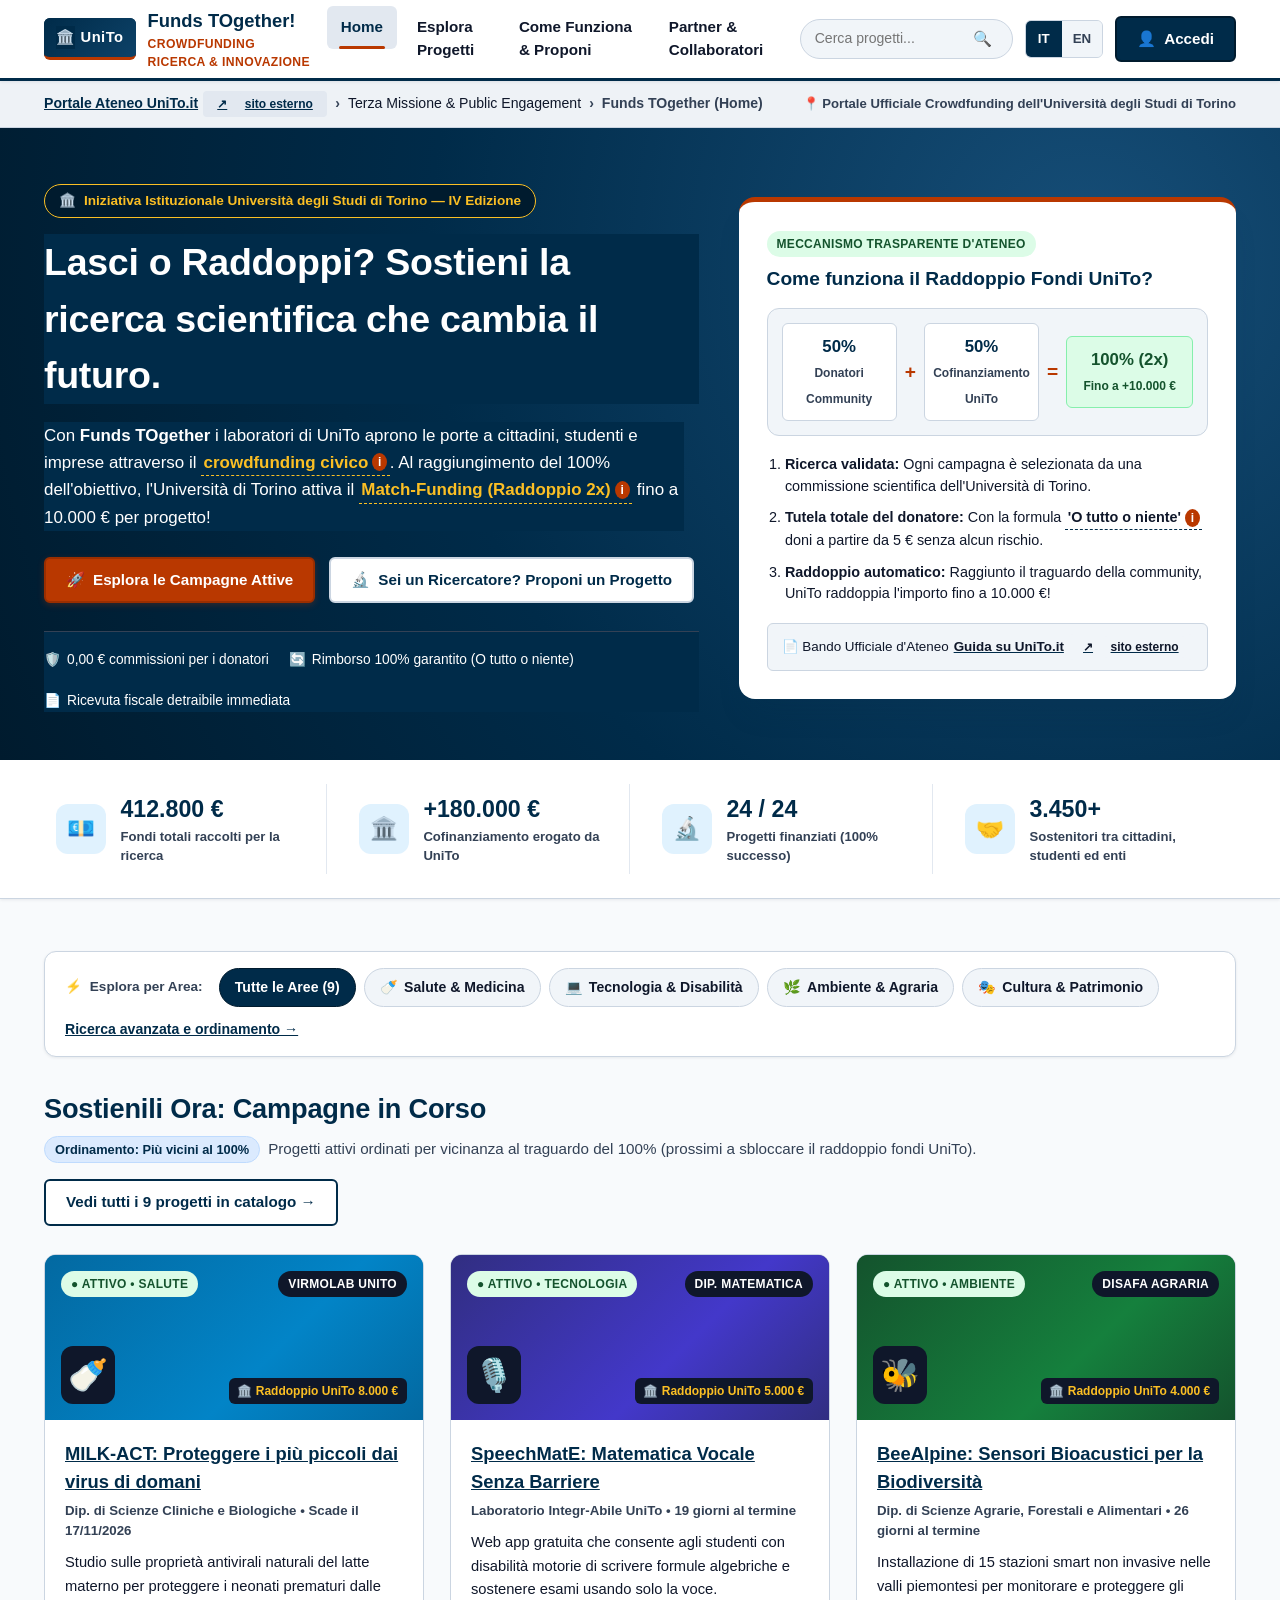
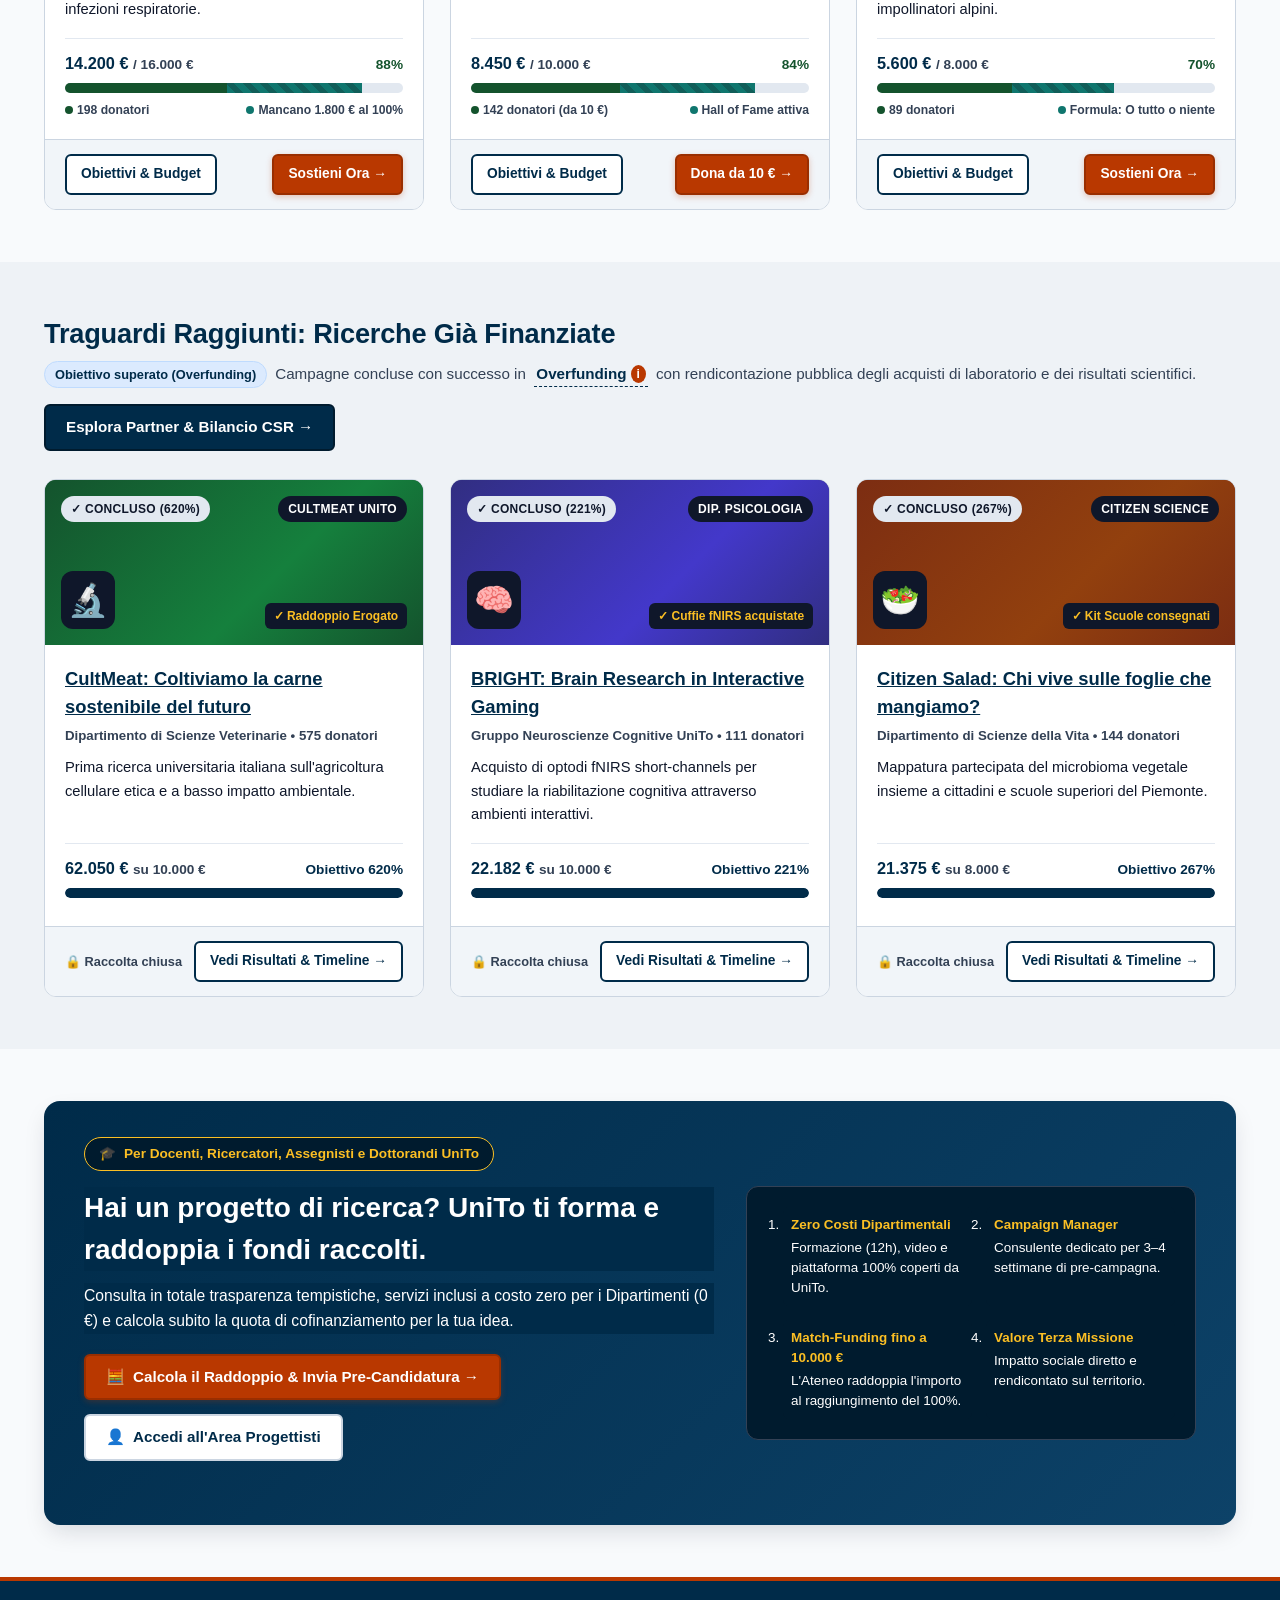
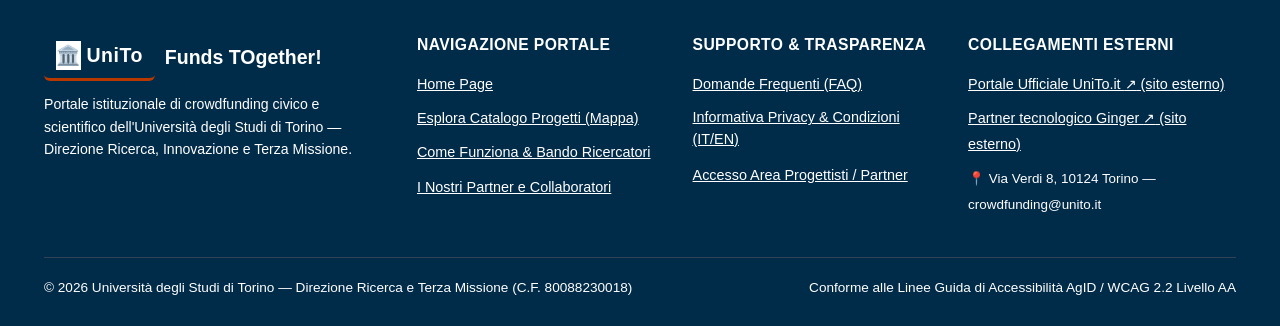
<file: index.html>
<!DOCTYPE html>
<html lang="it">
<head>
  <meta charset="UTF-8">
  <meta name="viewport" content="width=device-width, initial-scale=1.0">
  <title>UniTo Crowd — Funds TOgether | Portale Ufficiale Crowdfunding Università di Torino</title>
  <meta name="description" content="Portale ufficiale di crowdfunding civico e scientifico dell'Università degli Studi di Torino (Funds TOgether). Sostieni la ricerca con il raddoppio fondi Match-Funding 2x fino a 10.000 euro.">
  <link rel="canonical" href="https://tumolo25.github.io/miei-codici-html/index.html">
  <meta property="og:type" content="website">
  <meta property="og:title" content="UniTo Crowd — Funds TOgether | Crowdfunding Università di Torino">
  <meta property="og:description" content="Sostieni i progetti di ricerca dell'Università di Torino: al raggiungimento del 100%, l'Ateneo raddoppia i fondi raccolti fino a 10.000 €.">
  <meta property="og:url" content="https://tumolo25.github.io/miei-codici-html/index.html">
  <meta property="og:updated_time" content="2026-11-16T09:00:00Z">
  <meta property="article:modified_time" content="2026-11-16T09:00:00Z">
  <link rel="stylesheet" href="style.css">
  <script type="application/ld+json">
  {
    "@context": "https://schema.org",
    "@graph": [
      {
        "@type": "Organization",
        "@id": "https://tumolo25.github.io/miei-codici-html/#organization",
        "name": "Università degli Studi di Torino — Funds TOgether",
        "url": "https://tumolo25.github.io/miei-codici-html/index.html",
        "address": {
          "@type": "PostalAddress",
          "streetAddress": "Via Verdi 8",
          "addressLocality": "Torino",
          "postalCode": "10124",
          "addressCountry": "IT"
        },
        "contactPoint": {
          "@type": "ContactPoint",
          "email": "crowdfunding@unito.it",
          "contactType": "customer support",
          "availableLanguage": ["Italian", "English"]
        },
        "sameAs": [
          "https://www.unito.it",
          "https://www.ideaginger.it"
        ]
      },
      {
        "@type": "WebSite",
        "@id": "https://tumolo25.github.io/miei-codici-html/#website",
        "url": "https://tumolo25.github.io/miei-codici-html/index.html",
        "name": "UniTo Crowd — Funds TOgether",
        "inLanguage": "it-IT",
        "dateModified": "2026-11-16",
        "publisher": {
          "@id": "https://tumolo25.github.io/miei-codici-html/#organization"
        }
      },
      {
        "@type": "BreadcrumbList",
        "itemListElement": [
          {
            "@type": "ListItem",
            "position": 1,
            "name": "Portale Ateneo UniTo.it",
            "item": "https://www.unito.it"
          },
          {
            "@type": "ListItem",
            "position": 2,
            "name": "Funds TOgether (Home)",
            "item": "https://tumolo25.github.io/miei-codici-html/index.html"
          }
        ]
      }
    ]
  }
  </script>
</head>
<body>

  <!-- Skip-link per accessibilità da tastiera (WCAG 2.2 - 2.4.1) -->
  <a href="#main-content" class="skip-link" data-it="Salta al contenuto principale" data-en="Skip to main content">Salta al contenuto principale</a>

  <!-- HEADER ISTITUZIONALE UNIFICATO STICKY -->
  <header class="site-header">
    <div class="container header-inner">
      <a href="index.html" class="brand-logo">
        <span class="brand-badge"><span aria-hidden="true">🏛️</span> UniTo</span>
        <span>
          <span lang="en">Funds TOgether!</span>
          <span class="brand-sub" data-it="Crowdfunding Ricerca &amp; Innovazione" data-en="Research &amp; Innovation Crowdfunding">Crowdfunding Ricerca &amp; Innovazione</span>
        </span>
      </a>

      <nav class="main-nav" aria-label="Menu Principale">
        <ul>
          <li><a href="index.html#hero-main-title" class="active" aria-current="page" data-it="Home" data-en="Home">Home</a></li>
          <li><a href="catalogo.html" data-it="Esplora Progetti" data-en="Explore Projects">Esplora Progetti</a></li>
          <li><a href="proponi.html" data-it="Come Funziona &amp; Proponi" data-en="How It Works &amp; Apply">Come Funziona &amp; Proponi</a></li>
          <li><a href="partner.html" data-it="Partner &amp; Collaboratori" data-en="Partners &amp; Network">Partner &amp; Collaboratori</a></li>
        </ul>
      </nav>

      <div class="header-actions">
        <form id="header-search-form" class="header-search" action="catalogo.html" method="get">
          <label for="header-search-input" class="sr-only" data-it="Cerca progetti nel portale" data-en="Search projects in the portal">Cerca progetti nel portale</label>
          <input type="search" id="header-search-input" name="q" autocomplete="off"
                 placeholder="Cerca progetti..."
                 data-placeholder-it="Cerca progetti..."
                 data-placeholder-en="Search projects...">
          <button type="submit">
            <span aria-hidden="true">🔍</span>
            <span class="sr-only" data-it="Avvia ricerca" data-en="Submit search">Avvia ricerca</span>
          </button>
        </form>

        <!-- Selettore Lingua Globale IT | EN -->
        <div class="lang-switch">
          <button type="button" class="lang-btn active" data-lang="it" aria-pressed="true">
            IT<span class="sr-only"> (Italiano)</span>
          </button>
          <button type="button" class="lang-btn" data-lang="en" aria-pressed="false">
            EN<span class="sr-only"> (English)</span>
          </button>
        </div>

        <!-- Accesso Unificato -->
        <button type="button" class="btn btn-secondary" data-open-login>
          <span aria-hidden="true">👤</span>
          <span data-it="Accedi" data-en="Sign In">Accedi</span>
        </button>
      </div>
    </div>
  </header>

  <!-- BARRA DI ORIENTAMENTO BREADCRUMBS -->
  <nav class="breadcrumbs-bar" aria-label="Percorso di navigazione">
    <div class="container breadcrumbs-inner">
      <ol class="breadcrumbs-list">
        <li>
          <a href="https://www.unito.it" target="_blank" rel="noopener" class="ext-link">
            <span data-it="Portale Ateneo UniTo.it" data-en="UniTo.it Main Portal">Portale Ateneo UniTo.it</span>
            <span class="ext-badge"><span aria-hidden="true">↗</span> <span data-it="sito esterno" data-en="external site">sito esterno</span></span>
          </a>
        </li>
        <li><span data-it="Terza Missione &amp; Public Engagement" data-en="Third Mission &amp; Public Engagement">Terza Missione &amp; <span lang="en">Public Engagement</span></span></li>
        <li class="current" aria-current="page" data-it="Funds TOgether (Home)" data-en="Funds TOgether (Home)"><span lang="en">Funds TOgether</span> (Home)</li>
      </ol>
      <span class="breadcrumbs-meta">
        <span aria-hidden="true">📍</span>
        <span data-it="Portale Ufficiale Crowdfunding dell'Università degli Studi di Torino"
              data-en="Official Crowdfunding Portal of the University of Turin">
          Portale Ufficiale Crowdfunding dell'Università degli Studi di Torino
        </span>
      </span>
    </div>
  </nav>

  <main id="main-content" tabindex="-1">

    <!-- HERO SECTION CON EQUAZIONE VISUALE DEL RADDOPPIO FONDI UNITO -->
    <section class="hero">
      <div class="container hero-grid">
        <div>
          <span class="hero-tag">
            <span aria-hidden="true">🏛️</span>
            <span data-it="Iniziativa Istituzionale Università degli Studi di Torino — IV Edizione"
                  data-en="Official University of Turin Initiative — 4th Edition">
              Iniziativa Istituzionale Università degli Studi di Torino — IV Edizione
            </span>
          </span>
          <h1 id="hero-main-title"
              data-it="Lasci o Raddoppi? Sostieni la ricerca scientifica che cambia il futuro."
              data-en="Double Your Impact: Support Scientific Research Shaping the Future.">
            Lasci o Raddoppi? Sostieni la ricerca scientifica che cambia il futuro.
          </h1>
          <p>
            <span data-it="Con " data-en="With ">Con </span>
            <strong lang="en">Funds TOgether</strong>
            <span data-it=" i laboratori di UniTo aprono le porte a cittadini, studenti e imprese attraverso il "
                  data-en=" UniTo laboratories open their doors to citizens, students, and companies through ">
              i laboratori di UniTo aprono le porte a cittadini, studenti e imprese attraverso il
            </span>
            <button type="button" class="term-tooltip term-tooltip-gold"
                    data-tooltip="Crowdfunding civico: raccolta fondi online trasparente in cui tante persone sostengono insieme un progetto scientifico verificato dall'Università."
                    data-tooltip-it="Crowdfunding civico: raccolta fondi online trasparente in cui tante persone sostengono insieme un progetto scientifico verificato dall'Università."
                    data-tooltip-en="Civic crowdfunding: transparent online fundraising where citizens collectively back a scientific project verified by the University.">
              <span data-it="crowdfunding civico" data-en="civic crowdfunding">crowdfunding civico</span><span class="sr-only">: </span>
              <span class="info-badge" aria-hidden="true">i</span>
            </button>.
            <span data-it="Al raggiungimento del 100% dell'obiettivo, l'Università di Torino attiva il "
                  data-en="Upon reaching 100% of the goal, the University of Turin activates ">
              Al raggiungimento del 100% dell'obiettivo, l'Università di Torino attiva il
            </span>
            <button type="button" class="term-tooltip term-tooltip-gold"
                    data-tooltip="Match-Funding (Cofinanziamento): l'Università di Torino raddoppia i fondi donati dalla comunità fino a un tetto massimo di 10.000 € per progetto!"
                    data-tooltip-it="Match-Funding (Cofinanziamento): l'Università di Torino raddoppia i fondi donati dalla comunità fino a un tetto massimo di 10.000 € per progetto!"
                    data-tooltip-en="Match-Funding: the University of Turin doubles the funds donated by the community up to a maximum cap of €10,000 per project!">
              <span lang="en" data-it="Match-Funding (Raddoppio 2x)" data-en="Match-Funding (2x Doubling)">Match-Funding (Raddoppio 2x)</span><span class="sr-only">: </span>
              <span class="info-badge" aria-hidden="true">i</span>
            </button>
            <span data-it=" fino a 10.000 € per progetto!" data-en=" up to €10,000 per project!"> fino a 10.000 € per progetto!</span>
          </p>

          <div class="hero-cta-group">
            <a href="catalogo.html" class="btn btn-primary">
              <span aria-hidden="true">🚀</span>
              <span data-it="Esplora le Campagne Attive" data-en="Explore Active Campaigns">Esplora le Campagne Attive</span>
            </a>
            <a href="proponi.html" class="btn btn-light">
              <span aria-hidden="true">🔬</span>
              <span data-it="Sei un Ricercatore? Proponi un Progetto" data-en="Researcher? Submit a Proposal">Sei un Ricercatore? Proponi un Progetto</span>
            </a>
          </div>

          <div class="hero-trust-strip">
            <div class="hero-trust-item">
              <span aria-hidden="true">🛡️</span>
              <span data-it="0,00 € commissioni per i donatori" data-en="€0.00 platform fees for backers">0,00 € commissioni per i donatori</span>
            </div>
            <div class="hero-trust-item">
              <span aria-hidden="true">🔄</span>
              <span data-it="Rimborso 100% garantito (O tutto o niente)" data-en="100% refund guarantee (All-or-nothing)">Rimborso 100% garantito (O tutto o niente)</span>
            </div>
            <div class="hero-trust-item">
              <span aria-hidden="true">📄</span>
              <span data-it="Ricevuta fiscale detraibile immediata" data-en="Instant tax-deductible receipt">Ricevuta fiscale detraibile immediata</span>
            </div>
          </div>
        </div>

        <!-- Card Destra: Equazione Visuale del Raddoppio UniTo -->
        <aside class="hero-card">
          <span class="badge badge-active"
                data-it="Meccanismo Trasparente d'Ateneo" data-en="Transparent University Mechanism">
            Meccanismo Trasparente d'Ateneo
          </span>
          <h2 id="hero-card-heading" data-it="Come funziona il Raddoppio Fondi UniTo?" data-en="How does UniTo 2x Match-Funding work?">
            Come funziona il Raddoppio Fondi UniTo?
          </h2>

          <div class="match-formula-visual">
            <div class="formula-step">
              <strong>50%</strong>
              <span data-it="Donatori Community" data-en="Community Backers">Donatori Community</span>
            </div>
            <div class="formula-operator" aria-hidden="true">+</div>
            <div class="formula-step">
              <strong>50%</strong>
              <span data-it="Cofinanziamento UniTo" data-en="UniTo Match-Fund">Cofinanziamento UniTo</span>
            </div>
            <div class="formula-operator" aria-hidden="true">=</div>
            <div class="formula-step highlight">
              <strong>100% (2x)</strong>
              <span data-it="Fino a +10.000 €" data-en="Up to +€10,000">Fino a +10.000 €</span>
            </div>
          </div>

          <ol class="hero-steps-list">
            <li>
              <strong data-it="Ricerca validata:" data-en="Validated research:">Ricerca validata:</strong>
              <span data-it=" Ogni campagna è selezionata da una commissione scientifica dell'Università di Torino."
                    data-en=" Every campaign is selected by a scientific committee of the University of Turin.">
                Ogni campagna è selezionata da una commissione scientifica dell'Università di Torino.
              </span>
            </li>
            <li>
              <strong data-it="Tutela totale del donatore:" data-en="Full backer protection:">Tutela totale del donatore:</strong>
              <span data-it=" Con la formula " data-en=" Under the "> Con la formula </span>
              <button type="button" class="term-tooltip"
                      data-tooltip="Regola 'O tutto o niente': se la campagna non raggiunge l'obiettivo minimo entro la scadenza, nessun importo viene trattenuto e ricevi il rimborso automatico."
                      data-tooltip-it="Regola 'O tutto o niente': se la campagna non raggiunge l'obiettivo minimo entro la scadenza, nessun importo viene trattenuto e ricevi il rimborso automatico."
                      data-tooltip-en="'All-or-Nothing' rule: if the campaign does not reach its minimum goal by the deadline, no money is charged and you receive an automatic full refund.">
                <span data-it="'O tutto o niente'" data-en="'All-or-Nothing'">'O tutto o niente'</span><span class="sr-only">: </span>
                <span class="info-badge" aria-hidden="true">i</span>
              </button>
              <span data-it=" doni a partire da 5 € senza alcun rischio." data-en=" rule, you can donate from €5 risk-free."> doni a partire da 5 € senza alcun rischio.</span>
            </li>
            <li>
              <strong data-it="Raddoppio automatico:" data-en="Automatic doubling:">Raddoppio automatico:</strong>
              <span data-it=" Raggiunto il traguardo della community, UniTo raddoppia l'importo fino a 10.000 €!"
                    data-en=" Once the community goal is met, UniTo doubles the funds up to €10,000!">
                Raggiunto il traguardo della community, UniTo raddoppia l'importo fino a 10.000 €!
              </span>
            </li>
          </ol>

          <div class="hero-call-box">
            <span><span aria-hidden="true">📄</span> <span data-it="Bando Ufficiale d'Ateneo" data-en="Official University Call">Bando Ufficiale d'Ateneo</span></span>
            <a href="https://www.unito.it/ricerca" target="_blank" rel="noopener" class="ext-link">
              <span data-it="Guida su UniTo.it" data-en="Guide on UniTo.it">Guida su UniTo.it</span>
              <span class="ext-badge"><span aria-hidden="true">↗</span> <span data-it="sito esterno" data-en="external site">sito esterno</span></span>
            </a>
          </div>
        </aside>
      </div>
    </section>

    <!-- STRISCIA KPI D'IMPATTO CERTIFICATO -->
    <section class="impact-kpi-bar">
      <h2 id="kpi-section-heading" class="sr-only" data-it="Risultati e indicatori di impatto di Funds TOgether" data-en="Funds TOgether impact metrics and results">
        Risultati e indicatori di impatto di Funds TOgether
      </h2>
      <div class="container kpi-grid">
        <div class="kpi-item">
          <div class="kpi-icon" aria-hidden="true">💶</div>
          <div>
            <div class="kpi-value">412.800 €</div>
            <div class="kpi-label" data-it="Fondi totali raccolti per la ricerca" data-en="Total funds raised for research">Fondi totali raccolti per la ricerca</div>
          </div>
        </div>
        <div class="kpi-item">
          <div class="kpi-icon" aria-hidden="true">🏛️</div>
          <div>
            <div class="kpi-value">+180.000 €</div>
            <div class="kpi-label" data-it="Cofinanziamento erogato da UniTo" data-en="Match-funding granted by UniTo">Cofinanziamento erogato da UniTo</div>
          </div>
        </div>
        <div class="kpi-item">
          <div class="kpi-icon" aria-hidden="true">🔬</div>
          <div>
            <div class="kpi-value">24 / 24</div>
            <div class="kpi-label" data-it="Progetti finanziati (100% successo)" data-en="Funded projects (100% success rate)">Progetti finanziati (100% successo)</div>
          </div>
        </div>
        <div class="kpi-item">
          <div class="kpi-icon" aria-hidden="true">🤝</div>
          <div>
            <div class="kpi-value">3.450+</div>
            <div class="kpi-label" data-it="Sostenitori tra cittadini, studenti ed enti" data-en="Backers among citizens, students &amp; partners">Sostenitori tra cittadini, studenti ed enti</div>
          </div>
        </div>
      </div>
    </section>

    <!-- SEZIONE 1: CAMPAGNE ATTIVE -->
    <section class="section">
      <div class="container">

        <!-- Scorciatoie Dipartimentali con URL distinti -->
        <div class="quick-categories-bar">
          <div class="filter-pills">
            <span class="filter-label"><span aria-hidden="true">⚡</span> <span data-it="Esplora per Area:" data-en="Browse by Area:">Esplora per Area:</span></span>
            <a href="catalogo.html?cat=all" onclick="sessionStorage.setItem('unito_cat_filter','all');" class="pill-btn active"
               data-it="Tutte le Aree (9)" data-en="All Areas (9)">Tutte le Aree (9)</a>
            <a href="catalogo.html?cat=salute" onclick="sessionStorage.setItem('unito_cat_filter','salute');" class="pill-btn">
              <span aria-hidden="true">🍼</span> <span data-it="Salute &amp; Medicina" data-en="Health &amp; Medicine">Salute &amp; Medicina</span>
            </a>
            <a href="catalogo.html?cat=tecnologia" onclick="sessionStorage.setItem('unito_cat_filter','tecnologia');" class="pill-btn">
              <span aria-hidden="true">💻</span> <span data-it="Tecnologia &amp; Disabilità" data-en="Tech &amp; Accessibility">Tecnologia &amp; Disabilità</span>
            </a>
            <a href="catalogo.html?cat=ambiente" onclick="sessionStorage.setItem('unito_cat_filter','ambiente');" class="pill-btn">
              <span aria-hidden="true">🌿</span> <span data-it="Ambiente &amp; Agraria" data-en="Environment &amp; Agriculture">Ambiente &amp; Agraria</span>
            </a>
            <a href="catalogo.html?cat=cultura" onclick="sessionStorage.setItem('unito_cat_filter','cultura');" class="pill-btn">
              <span aria-hidden="true">🎭</span> <span data-it="Cultura &amp; Patrimonio" data-en="Culture &amp; Heritage">Cultura &amp; Patrimonio</span>
            </a>
          </div>
          <a href="catalogo.html?sort=goal" class="quick-adv-link"
             data-it="Ricerca avanzata e ordinamento →" data-en="Advanced search &amp; sorting →">
            Ricerca avanzata e ordinamento →
          </a>
        </div>

        <div class="section-header">
          <div>
            <h2 id="active-campaigns-heading" class="section-title" data-it="Sostienili Ora: Campagne in Corso" data-en="Support Now: Active Campaigns">
              Sostienili Ora: Campagne in Corso
            </h2>
            <p class="section-criteria">
              <span class="criteria-pill" data-it="Ordinamento: Più vicini al 100%" data-en="Sorted by: Closest to 100% goal">
                Ordinamento: Più vicini al 100%
              </span>
              <span data-it="Progetti attivi ordinati per vicinanza al traguardo del 100% (prossimi a sbloccare il raddoppio fondi UniTo)."
                    data-en="Active projects sorted by proximity to the 100% goal (closest to unlocking the UniTo 2x match-funding).">
                Progetti attivi ordinati per vicinanza al traguardo del 100% (prossimi a sbloccare il raddoppio fondi UniTo).
              </span>
            </p>
          </div>
          <a href="catalogo.html?status=active" class="btn btn-outline"
             data-it="Vedi tutti i 9 progetti in catalogo →" data-en="View all 9 projects in catalog →">
            Vedi tutti i 9 progetti in catalogo →
          </a>
        </div>

        <div class="projects-grid">
          <!-- CARD 1: MILK-ACT -->
          <article class="project-card">
            <div class="card-visual visual-med">
              <div class="card-badges">
                <span class="badge badge-active" data-it="● Attivo • Salute" data-en="● Active • Health">● Attivo • Salute</span>
                <span class="badge badge-dept">VIRMOLAB UniTo</span>
              </div>
              <div class="card-visual-bottom">
                <div class="card-visual-icon" aria-hidden="true">🍼</div>
                <span class="card-match-tag"><span aria-hidden="true">🏛️</span> <span data-it="Raddoppio UniTo 8.000 €" data-en="UniTo Match €8,000">Raddoppio UniTo 8.000 €</span></span>
              </div>
            </div>
            <div class="card-body">
              <h3 class="card-title">
                <a href="progetto.html?proj=milk-act"
                   data-it="MILK-ACT: Proteggere i più piccoli dai virus di domani"
                   data-en="MILK-ACT: Protecting Newborns from Tomorrow's Viruses">
                  MILK-ACT: Proteggere i più piccoli dai virus di domani
                </a>
              </h3>
              <p class="card-author"
                 data-it="Dip. di Scienze Cliniche e Biologiche • Scade il 17/11/2026"
                 data-en="Dept. of Clinical and Biological Sciences • Ends 17/11/2026">
                Dip. di Scienze Cliniche e Biologiche • Scade il 17/11/2026
              </p>
              <p class="card-desc"
                 data-it="Studio sulle proprietà antivirali naturali del latte materno per proteggere i neonati prematuri dalle infezioni respiratorie."
                 data-en="Research on the natural antiviral properties of human breast milk to protect premature infants from viral infections.">
                Studio sulle proprietà antivirali naturali del latte materno per proteggere i neonati prematuri dalle infezioni respiratorie.
              </p>
              <div class="progress-box">
                <div class="progress-stats">
                  <span class="stat-raised">14.200 € <small class="stat-goal">/ 16.000 €</small></span>
                  <strong class="stat-pct">88%<span class="sr-only"> dell'obiettivo raggiunto</span></strong>
                </div>
                <div class="progress-bar-bg" aria-hidden="true">
                  <div class="progress-bar-fill" style="width:48%;"></div>
                  <div class="progress-bar-match" style="width:40%;"></div>
                </div>
                <div class="progress-legend">
                  <span><span class="dot dot-comm" aria-hidden="true"></span><span data-it="198 donatori" data-en="198 backers">198 donatori</span></span>
                  <span><span class="dot dot-match" aria-hidden="true"></span><span data-it="Mancano 1.800 € al 100%" data-en="€1,800 left to 100%">Mancano 1.800 € al 100%</span></span>
                </div>
              </div>
            </div>
            <div class="card-footer">
              <a href="progetto.html?proj=milk-act#tab-budget" class="btn btn-outline">
                <span data-it="Obiettivi &amp; Budget" data-en="Goals &amp; Budget">Obiettivi &amp; Budget</span>
                <span class="sr-only"> — MILK-ACT</span>
              </a>
              <a href="checkout.html?proj=milk-act&amp;amount=50" class="btn btn-primary">
                <span data-it="Sostieni Ora →" data-en="Support Now →">Sostieni Ora →</span>
                <span class="sr-only"> MILK-ACT</span>
              </a>
            </div>
          </article>

          <!-- CARD 2: SpeechMatE -->
          <article class="project-card">
            <div class="card-visual visual-tech">
              <div class="card-badges">
                <span class="badge badge-active" data-it="● Attivo • Tecnologia" data-en="● Active • Tech">● Attivo • Tecnologia</span>
                <span class="badge badge-dept">Dip. Matematica</span>
              </div>
              <div class="card-visual-bottom">
                <div class="card-visual-icon" aria-hidden="true">🎙️</div>
                <span class="card-match-tag"><span aria-hidden="true">🏛️</span> <span data-it="Raddoppio UniTo 5.000 €" data-en="UniTo Match €5,000">Raddoppio UniTo 5.000 €</span></span>
              </div>
            </div>
            <div class="card-body">
              <h3 class="card-title">
                <a href="progetto.html?proj=speechmate"
                   data-it="SpeechMatE: Matematica Vocale Senza Barriere"
                   data-en="SpeechMatE: Voice-Driven Mathematics Without Barriers">
                  <span lang="en">SpeechMatE</span>: Matematica Vocale Senza Barriere
                </a>
              </h3>
              <p class="card-author"
                 data-it="Laboratorio Integr-Abile UniTo • 19 giorni al termine"
                 data-en="Integr-Abile Lab UniTo • 19 days left">
                Laboratorio Integr-Abile UniTo • 19 giorni al termine
              </p>
              <p class="card-desc"
                 data-it="Web app gratuita che consente agli studenti con disabilità motorie di scrivere formule algebriche e sostenere esami usando solo la voce."
                 data-en="Free web app enabling students with severe motor disabilities to write math formulas and take exams using only their voice.">
                Web app gratuita che consente agli studenti con disabilità motorie di scrivere formule algebriche e sostenere esami usando solo la voce.
              </p>
              <div class="progress-box">
                <div class="progress-stats">
                  <span class="stat-raised">8.450 € <small class="stat-goal">/ 10.000 €</small></span>
                  <strong class="stat-pct">84%<span class="sr-only"> dell'obiettivo raggiunto</span></strong>
                </div>
                <div class="progress-bar-bg" aria-hidden="true">
                  <div class="progress-bar-fill" style="width:44%;"></div>
                  <div class="progress-bar-match" style="width:40%;"></div>
                </div>
                <div class="progress-legend">
                  <span><span class="dot dot-comm" aria-hidden="true"></span><span data-it="142 donatori (da 10 €)" data-en="142 backers (from €10)">142 donatori (da 10 €)</span></span>
                  <span><span class="dot dot-match" aria-hidden="true"></span><span data-it="Hall of Fame attiva" data-en="Hall of Fame active"><span lang="en">Hall of Fame</span> attiva</span></span>
                </div>
              </div>
            </div>
            <div class="card-footer">
              <a href="progetto.html?proj=speechmate#tab-budget" class="btn btn-outline">
                <span data-it="Obiettivi &amp; Budget" data-en="Goals &amp; Budget">Obiettivi &amp; Budget</span>
                <span class="sr-only"> — SpeechMatE</span>
              </a>
              <a href="checkout.html?proj=speechmate&amp;amount=10" class="btn btn-primary">
                <span data-it="Dona da 10 € →" data-en="Donate from €10 →">Dona da 10 € →</span>
                <span class="sr-only"> SpeechMatE</span>
              </a>
            </div>
          </article>

          <!-- CARD 3: BeeAlpine -->
          <article class="project-card">
            <div class="card-visual visual-env">
              <div class="card-badges">
                <span class="badge badge-active" data-it="● Attivo • Ambiente" data-en="● Active • Environment">● Attivo • Ambiente</span>
                <span class="badge badge-dept">DISAFA Agraria</span>
              </div>
              <div class="card-visual-bottom">
                <div class="card-visual-icon" aria-hidden="true">🐝</div>
                <span class="card-match-tag"><span aria-hidden="true">🏛️</span> <span data-it="Raddoppio UniTo 4.000 €" data-en="UniTo Match €4,000">Raddoppio UniTo 4.000 €</span></span>
              </div>
            </div>
            <div class="card-body">
              <h3 class="card-title">
                <a href="progetto.html?proj=milk-act&amp;ref=beealpine"
                   data-it="BeeAlpine: Sensori Bioacustici per la Biodiversità"
                   data-en="BeeAlpine: Bioacoustic Sensors for Alpine Biodiversity">
                  <span lang="en">BeeAlpine</span>: Sensori Bioacustici per la Biodiversità
                </a>
              </h3>
              <p class="card-author"
                 data-it="Dip. di Scienze Agrarie, Forestali e Alimentari • 26 giorni al termine"
                 data-en="Dept. of Agricultural, Forest and Food Sciences • 26 days left">
                Dip. di Scienze Agrarie, Forestali e Alimentari • 26 giorni al termine
              </p>
              <p class="card-desc"
                 data-it="Installazione di 15 stazioni smart non invasive nelle valli piemontesi per monitorare e proteggere gli impollinatori alpini."
                 data-en="Deployment of 15 non-invasive smart stations across Piedmont valleys to monitor and protect wild alpine pollinators.">
                Installazione di 15 stazioni smart non invasive nelle valli piemontesi per monitorare e proteggere gli impollinatori alpini.
              </p>
              <div class="progress-box">
                <div class="progress-stats">
                  <span class="stat-raised">5.600 € <small class="stat-goal">/ 8.000 €</small></span>
                  <strong class="stat-pct">70%<span class="sr-only"> dell'obiettivo raggiunto</span></strong>
                </div>
                <div class="progress-bar-bg" aria-hidden="true">
                  <div class="progress-bar-fill" style="width:40%;"></div>
                  <div class="progress-bar-match" style="width:30%;"></div>
                </div>
                <div class="progress-legend">
                  <span><span class="dot dot-comm" aria-hidden="true"></span><span data-it="89 donatori" data-en="89 backers">89 donatori</span></span>
                  <span><span class="dot dot-match" aria-hidden="true"></span><span data-it="Formula: O tutto o niente" data-en="Rule: All-or-nothing">Formula: O tutto o niente</span></span>
                </div>
              </div>
            </div>
            <div class="card-footer">
              <a href="progetto.html?proj=milk-act&amp;ref=beealpine#tab-budget" class="btn btn-outline">
                <span data-it="Obiettivi &amp; Budget" data-en="Goals &amp; Budget">Obiettivi &amp; Budget</span>
                <span class="sr-only"> — BeeAlpine</span>
              </a>
              <a href="checkout.html?proj=beealpine&amp;amount=25" class="btn btn-primary">
                <span data-it="Sostieni Ora →" data-en="Support Now →">Sostieni Ora →</span>
                <span class="sr-only"> BeeAlpine</span>
              </a>
            </div>
          </article>
        </div>
      </div>
    </section>

    <!-- SEZIONE 2: TRAGUARDI RAGGIUNTI E IMPATTO RENDICONTATO -->
    <section class="section section-alt">
      <div class="container">
        <div class="section-header">
          <div>
            <h2 id="completed-campaigns-heading" class="section-title" data-it="Traguardi Raggiunti: Ricerche Già Finanziate" data-en="Achieved Milestones: Funded Research">
              Traguardi Raggiunti: Ricerche Già Finanziate
            </h2>
            <p class="section-criteria">
              <span class="criteria-pill" data-it="Obiettivo superato (Overfunding)" data-en="Goal exceeded (Overfunding)">
                Obiettivo superato (Overfunding)
              </span>
              <span data-it="Campagne concluse con successo in " data-en="Successfully completed campaigns in ">Campagne concluse con successo in </span>
              <button type="button" class="term-tooltip"
                      data-tooltip="Overfunding: raccolta fondi che supera il 100% dell'obiettivo iniziale, permettendo ai ricercatori di finanziare estensioni dello studio (stretch goals)."
                      data-tooltip-it="Overfunding: raccolta fondi che supera il 100% dell'obiettivo iniziale, permettendo ai ricercatori di finanziare estensioni dello studio (stretch goals)."
                      data-tooltip-en="Overfunding: fundraising that exceeds 100% of the initial goal, allowing researchers to fund study extensions (stretch goals).">
                <span lang="en">Overfunding</span><span class="sr-only">: </span> <span class="info-badge" aria-hidden="true">i</span>
              </button>
              <span data-it=" con rendicontazione pubblica degli acquisti di laboratorio e dei risultati scientifici."
                    data-en=" with public reporting of laboratory purchases and scientific results.">
                con rendicontazione pubblica degli acquisti di laboratorio e dei risultati scientifici.
              </span>
            </p>
          </div>
          <a href="partner.html#cat-aziende" class="btn btn-secondary"
             data-it="Esplora Partner &amp; Bilancio CSR →" data-en="Explore Partners &amp; CSR Impact →">
            Esplora Partner &amp; Bilancio CSR →
          </a>
        </div>

        <div class="projects-grid">
          <!-- CARD CONCLUSA 1: CultMeat -->
          <article class="project-card">
            <div class="card-visual visual-env">
              <div class="card-badges">
                <span class="badge badge-closed" data-it="✓ Concluso (620%)" data-en="✓ Completed (620%)">✓ Concluso (620%)</span>
                <span class="badge badge-dept">CultMeat UniTo</span>
              </div>
              <div class="card-visual-bottom">
                <div class="card-visual-icon" aria-hidden="true">🔬</div>
                <span class="card-match-tag" data-it="✓ Raddoppio Erogato" data-en="✓ Match Disbursed">✓ Raddoppio Erogato</span>
              </div>
            </div>
            <div class="card-body">
              <h3 class="card-title"><a href="progetto.html?proj=bright&amp;ref=cultmeat"><span lang="en">CultMeat</span>: Coltiviamo la carne sostenibile del futuro</a></h3>
              <p class="card-author">Dipartimento di Scienze Veterinarie • 575 donatori</p>
              <p class="card-desc">Prima ricerca universitaria italiana sull'agricoltura cellulare etica e a basso impatto ambientale.</p>
              <div class="progress-box">
                <div class="progress-stats">
                  <span class="stat-raised">62.050 € <small class="stat-goal">su 10.000 €</small></span>
                  <strong class="stat-closed-goal">Obiettivo 620%</strong>
                </div>
                <div class="progress-bar-bg" aria-hidden="true"><div class="progress-bar-fill closed" style="width:100%;"></div></div>
              </div>
            </div>
            <div class="card-footer">
              <span class="closed-status-label">
                <span aria-hidden="true">🔒</span> <span data-it="Raccolta chiusa" data-en="Funding closed">Raccolta chiusa</span>
              </span>
              <a href="progetto.html?proj=bright&amp;ref=cultmeat#tab-aggiornamenti" class="btn btn-outline">
                <span data-it="Vedi Risultati &amp; Timeline →" data-en="View Results &amp; Timeline →">Vedi Risultati &amp; Timeline →</span>
                <span class="sr-only"> — CultMeat</span>
              </a>
            </div>
          </article>

          <!-- CARD CONCLUSA 2: BRIGHT -->
          <article class="project-card">
            <div class="card-visual visual-tech">
              <div class="card-badges">
                <span class="badge badge-closed" data-it="✓ Concluso (221%)" data-en="✓ Completed (221%)">✓ Concluso (221%)</span>
                <span class="badge badge-dept">Dip. Psicologia</span>
              </div>
              <div class="card-visual-bottom">
                <div class="card-visual-icon" aria-hidden="true">🧠</div>
                <span class="card-match-tag" data-it="✓ Cuffie fNIRS acquistate" data-en="✓ fNIRS Headsets purchased">✓ Cuffie fNIRS acquistate</span>
              </div>
            </div>
            <div class="card-body">
              <h3 class="card-title"><a href="progetto.html?proj=bright" lang="en">BRIGHT: Brain Research in Interactive Gaming</a></h3>
              <p class="card-author">Gruppo Neuroscienze Cognitive UniTo • 111 donatori</p>
              <p class="card-desc">Acquisto di optodi fNIRS <span lang="en">short-channels</span> per studiare la riabilitazione cognitiva attraverso ambienti interattivi.</p>
              <div class="progress-box">
                <div class="progress-stats">
                  <span class="stat-raised">22.182 € <small class="stat-goal">su 10.000 €</small></span>
                  <strong class="stat-closed-goal">Obiettivo 221%</strong>
                </div>
                <div class="progress-bar-bg" aria-hidden="true"><div class="progress-bar-fill closed" style="width:100%;"></div></div>
              </div>
            </div>
            <div class="card-footer">
              <span class="closed-status-label">
                <span aria-hidden="true">🔒</span> <span data-it="Raccolta chiusa" data-en="Funding closed">Raccolta chiusa</span>
              </span>
              <a href="progetto.html?proj=bright#tab-aggiornamenti" class="btn btn-outline">
                <span data-it="Vedi Risultati &amp; Timeline →" data-en="View Results &amp; Timeline →">Vedi Risultati &amp; Timeline →</span>
                <span class="sr-only"> — BRIGHT</span>
              </a>
            </div>
          </article>

          <!-- CARD CONCLUSA 3: Citizen Salad -->
          <article class="project-card">
            <div class="card-visual visual-cult">
              <div class="card-badges">
                <span class="badge badge-closed" data-it="✓ Concluso (267%)" data-en="✓ Completed (267%)">✓ Concluso (267%)</span>
                <span class="badge badge-dept" lang="en">Citizen Science</span>
              </div>
              <div class="card-visual-bottom">
                <div class="card-visual-icon" aria-hidden="true">🥗</div>
                <span class="card-match-tag" data-it="✓ Kit Scuole consegnati" data-en="✓ School Kits delivered">✓ Kit Scuole consegnati</span>
              </div>
            </div>
            <div class="card-body">
              <h3 class="card-title"><a href="progetto.html?proj=bright&amp;ref=citizensalad"><span lang="en">Citizen Salad</span>: Chi vive sulle foglie che mangiamo?</a></h3>
              <p class="card-author">Dipartimento di Scienze della Vita • 144 donatori</p>
              <p class="card-desc">Mappatura partecipata del microbioma vegetale insieme a cittadini e scuole superiori del Piemonte.</p>
              <div class="progress-box">
                <div class="progress-stats">
                  <span class="stat-raised">21.375 € <small class="stat-goal">su 8.000 €</small></span>
                  <strong class="stat-closed-goal">Obiettivo 267%</strong>
                </div>
                <div class="progress-bar-bg" aria-hidden="true"><div class="progress-bar-fill closed" style="width:100%;"></div></div>
              </div>
            </div>
            <div class="card-footer">
              <span class="closed-status-label">
                <span aria-hidden="true">🔒</span> <span data-it="Raccolta chiusa" data-en="Funding closed">Raccolta chiusa</span>
              </span>
              <a href="progetto.html?proj=bright&amp;ref=citizensalad#tab-aggiornamenti" class="btn btn-outline">
                <span data-it="Vedi Risultati &amp; Timeline →" data-en="View Results &amp; Timeline →">Vedi Risultati &amp; Timeline →</span>
                <span class="sr-only"> — Citizen Salad</span>
              </a>
            </div>
          </article>
        </div>
      </div>
    </section>

    <!-- SEZIONE CALLOUT PER I RICERCATORI DELL'ATENEO -->
    <section class="section">
      <div class="container">
        <div class="researcher-cta-banner">
          <div>
            <span class="hero-tag">
              <span aria-hidden="true">🎓</span>
              <span data-it="Per Docenti, Ricercatori, Assegnisti e Dottorandi UniTo"
                    data-en="For UniTo Faculty, Researchers, Postdocs &amp; PhD Students">
                Per Docenti, Ricercatori, Assegnisti e Dottorandi UniTo
              </span>
            </span>
            <h2 id="researchers-callout-heading" class="researcher-cta-title"
                data-it="Hai un progetto di ricerca? UniTo ti forma e raddoppia i fondi raccolti."
                data-en="Have a research project? UniTo trains your team and doubles the funds raised.">
              Hai un progetto di ricerca? UniTo ti forma e raddoppia i fondi raccolti.
            </h2>
            <p class="researcher-cta-desc"
               data-it="Consulta in totale trasparenza tempistiche, servizi inclusi a costo zero per i Dipartimenti (0 €) e calcola subito la quota di cofinanziamento per la tua idea."
               data-en="Check timelines, zero-cost services included for Departments (€0), and calculate your match-funding share right away.">
              Consulta in totale trasparenza tempistiche, servizi inclusi a costo zero per i Dipartimenti (0 €) e calcola subito la quota di cofinanziamento per la tua idea.
            </p>
            <div class="hero-cta-group">
              <a href="proponi.html#candidatura-section" class="btn btn-primary">
                <span aria-hidden="true">🧮</span>
                <span data-it="Calcola il Raddoppio &amp; Invia Pre-Candidatura →"
                      data-en="Calculate Match-Funding &amp; Apply Now →">
                  Calcola il Raddoppio &amp; Invia Pre-Candidatura →
                </span>
              </a>
              <button type="button" class="btn btn-light" data-open-login>
                <span aria-hidden="true">👤</span>
                <span data-it="Accedi all'Area Progettisti" data-en="Researcher Dashboard Login">Accedi all'Area Progettisti</span>
              </button>
            </div>
          </div>

          <ol class="researcher-steps-mini">
            <li class="mini-step-box">
              <strong data-it="Zero Costi Dipartimentali" data-en="Zero Department Costs">Zero Costi Dipartimentali</strong>
              <span data-it="Formazione (12h), video e piattaforma 100% coperti da UniTo." data-en="Training (12h), video &amp; platform 100% covered by UniTo.">Formazione (12h), video e piattaforma 100% coperti da UniTo.</span>
            </li>
            <li class="mini-step-box">
              <strong data-it="Campaign Manager" data-en="Campaign Manager"><span lang="en">Campaign Manager</span></strong>
              <span data-it="Consulente dedicato per 3–4 settimane di pre-campagna." data-en="Dedicated consultant for 3–4 weeks of pre-campaign.">Consulente dedicato per 3–4 settimane di pre-campagna.</span>
            </li>
            <li class="mini-step-box">
              <strong data-it="Match-Funding fino a 10.000 €" data-en="Match-Funding up to €10,000"><span lang="en">Match-Funding</span> fino a 10.000 €</strong>
              <span data-it="L'Ateneo raddoppia l'importo al raggiungimento del 100%." data-en="The University doubles the amount once 100% is reached.">L'Ateneo raddoppia l'importo al raggiungimento del 100%.</span>
            </li>
            <li class="mini-step-box">
              <strong data-it="Valore Terza Missione" data-en="Public Engagement">Valore Terza Missione</strong>
              <span data-it="Impatto sociale diretto e rendicontato sul territorio." data-en="Direct and accountable social impact on the territory.">Impatto sociale diretto e rendicontato sul territorio.</span>
            </li>
          </ol>
        </div>
      </div>
    </section>

  </main>

  <!-- FOOTER ISTITUZIONALE UNITO -->
  <footer class="site-footer">
    <div class="container">
      <h2 class="sr-only" data-it="Informazioni istituzionali e collegamenti utili" data-en="Institutional information and useful links">Informazioni istituzionali e collegamenti utili</h2>
      <div class="footer-grid">
        <div>
          <div class="footer-brand">
            <span class="brand-badge footer-badge-invert"><span aria-hidden="true">🏛️</span> UniTo</span>
            <span lang="en">Funds TOgether!</span>
          </div>
          <p class="footer-desc"
             data-it="Portale istituzionale di crowdfunding civico e scientifico dell'Università degli Studi di Torino — Direzione Ricerca, Innovazione e Terza Missione."
             data-en="Institutional civic and scientific crowdfunding portal of the University of Turin — Research, Innovation and Third Mission Directorate.">
            Portale istituzionale di crowdfunding civico e scientifico dell'Università degli Studi di Torino — Direzione Ricerca, Innovazione e Terza Missione.
          </p>
        </div>

        <div class="footer-col">
          <h3 class="footer-heading" data-it="Navigazione Portale" data-en="Portal Navigation">Navigazione Portale</h3>
          <ul>
            <li><a href="index.html#main-content" data-it="Home Page" data-en="Home Page">Home Page</a></li>
            <li><a href="catalogo.html" rel="sitemap" data-it="Esplora Catalogo Progetti (Mappa)" data-en="Explore Projects Catalog (Sitemap)">Esplora Catalogo Progetti (Mappa)</a></li>
            <li><a href="proponi.html" data-it="Come Funziona &amp; Bando Ricercatori" data-en="How It Works &amp; Researchers Call">Come Funziona &amp; Bando Ricercatori</a></li>
            <li><a href="partner.html" data-it="I Nostri Partner e Collaboratori" data-en="Our Partners &amp; Network">I Nostri Partner e Collaboratori</a></li>
          </ul>
        </div>

        <div class="footer-col">
          <h3 class="footer-heading" data-it="Supporto &amp; Trasparenza" data-en="Support &amp; Transparency">Supporto &amp; Trasparenza</h3>
          <ul>
            <li><a href="proponi.html#faq-section" data-it="Domande Frequenti (FAQ)" data-en="Frequently Asked Questions (FAQ)">Domande Frequenti (FAQ)</a></li>
            <li>
              <button type="button" class="footer-link-btn" data-open-privacy
                      data-it="Informativa Privacy &amp; Condizioni (IT/EN)" data-en="Privacy Policy &amp; Terms of Use (IT/EN)">
                Informativa Privacy &amp; Condizioni (IT/EN)
              </button>
            </li>
            <li>
              <button type="button" class="footer-link-btn" data-open-login
                      data-it="Accesso Area Progettisti / Partner" data-en="Researcher / Partner Login">
                Accesso Area Progettisti / Partner
              </button>
            </li>
          </ul>
        </div>

        <div class="footer-col">
          <h3 class="footer-heading" data-it="Collegamenti Esterni" data-en="External Links">Collegamenti Esterni</h3>
          <ul>
            <li><a href="https://www.unito.it" target="_blank" rel="noopener">Portale Ufficiale UniTo.it <span aria-hidden="true">↗</span> (sito esterno)</a></li>
            <li><a href="https://www.ideaginger.it" target="_blank" rel="noopener">Partner tecnologico Ginger <span aria-hidden="true">↗</span> (sito esterno)</a></li>
            <li><span class="footer-address"><span aria-hidden="true">📍</span> Via Verdi 8, 10124 Torino — crowdfunding@unito.it</span></li>
          </ul>
        </div>
      </div>

      <div class="footer-bottom">
        <span>© 2026 Università degli Studi di Torino — Direzione Ricerca e Terza Missione (C.F. 80088230018)</span>
        <span data-it="Conforme alle Linee Guida di Accessibilità AgID / WCAG 2.2 Livello AA"
              data-en="Compliant with AgID Accessibility Guidelines / WCAG 2.2 Level AA">
          Conforme alle Linee Guida di Accessibilità AgID / WCAG 2.2 Livello AA
        </span>
      </div>
    </div>
  </footer>

  <script src="script.js"></script>
</body>
</html>
</file>
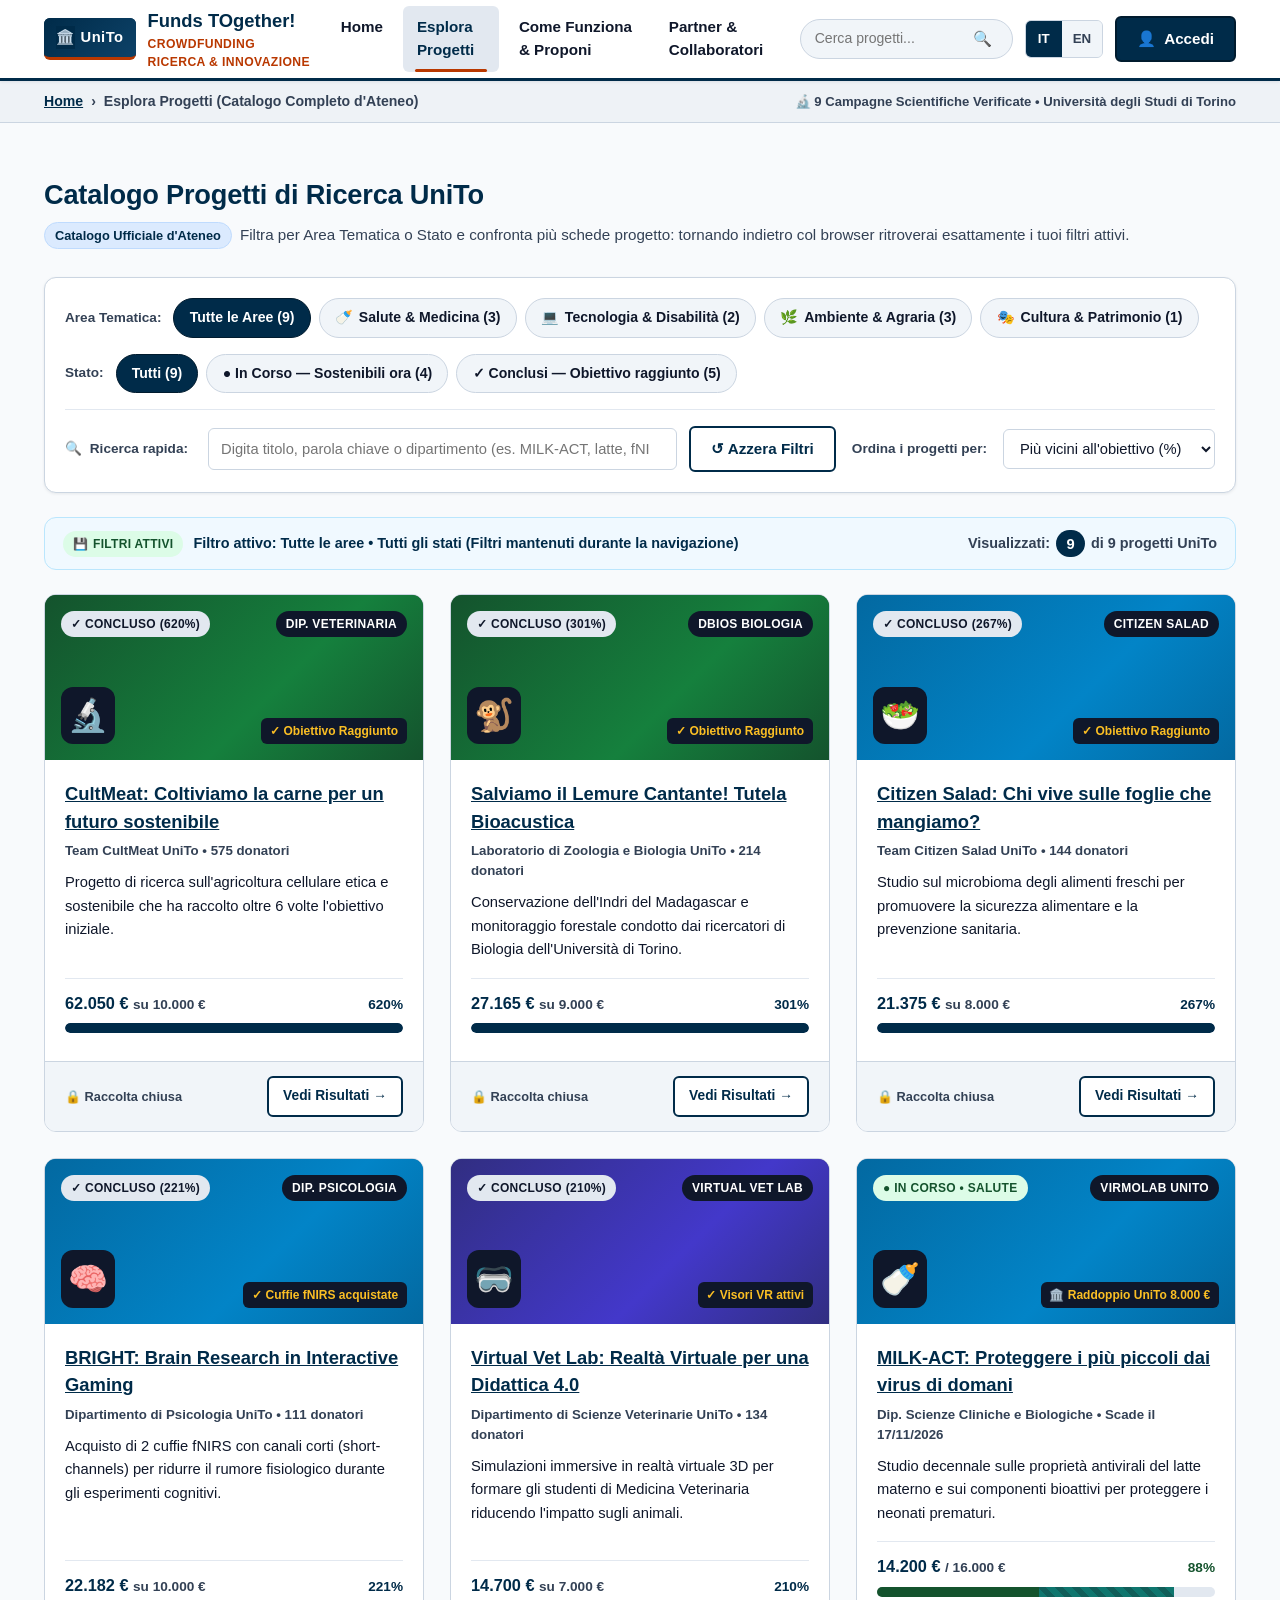
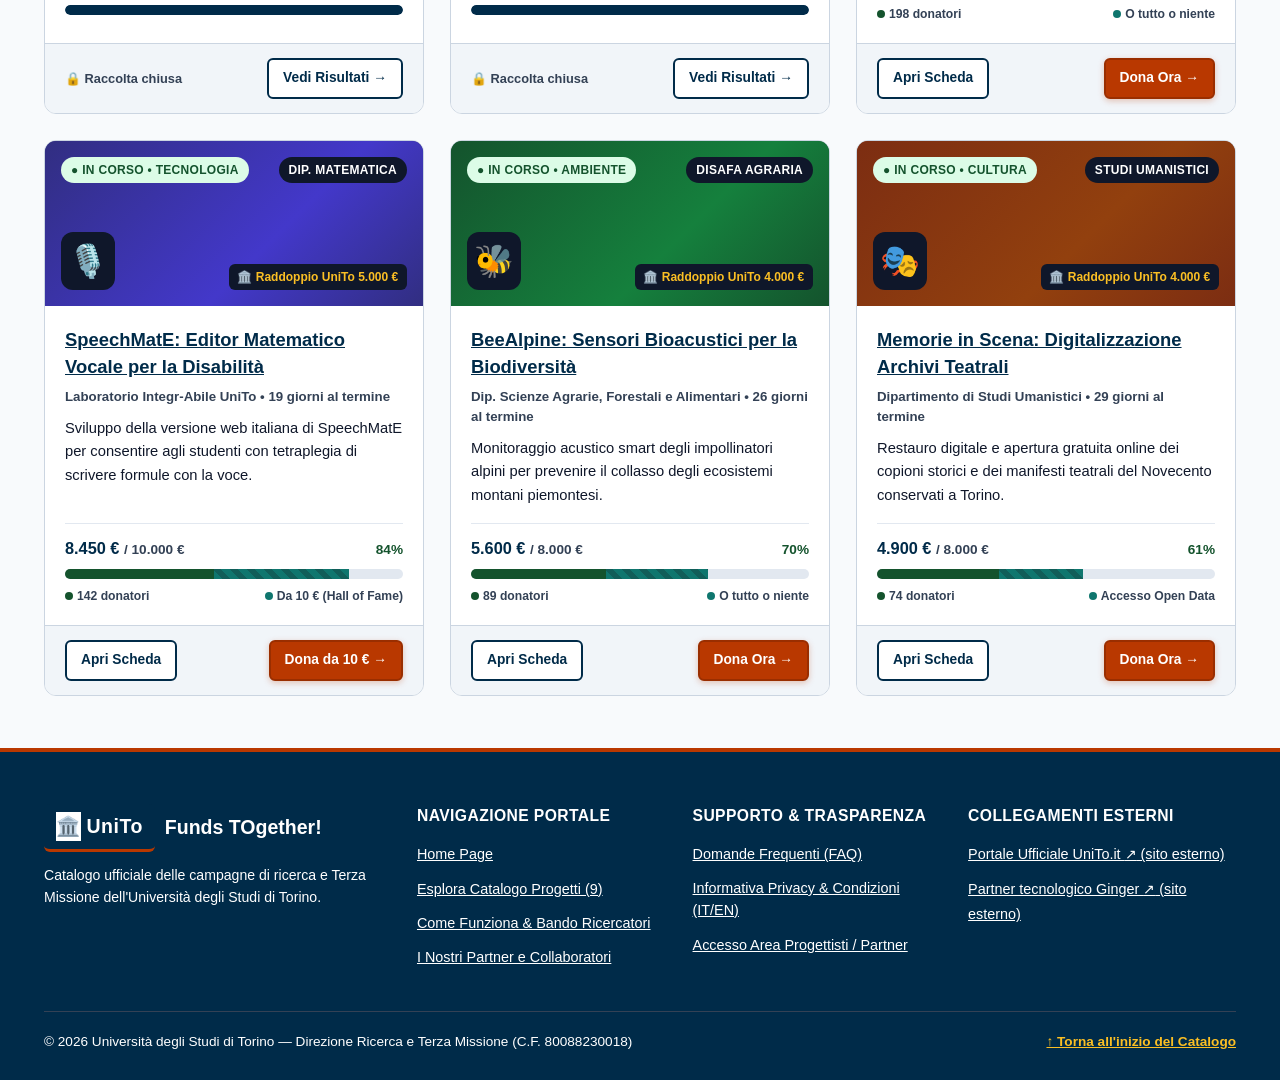
<file: catalogo.html>
<!DOCTYPE html>
<html lang="it">
<head>
  <meta charset="UTF-8">
  <meta name="viewport" content="width=device-width, initial-scale=1.0">
  <title>Esplora Progetti (Catalogo) | UniTo Crowd — Funds TOgether</title>
  <meta name="description" content="Catalogo ufficiale dei 9 progetti di ricerca scientifica e Terza Missione dell'Università degli Studi di Torino (Funds TOgether). Filtra per dipartimento e stato.">
  <link rel="canonical" href="https://tumolo25.github.io/miei-codici-html/catalogo.html">
  <meta property="og:type" content="website">
  <meta property="og:title" content="Esplora Progetti (Catalogo) | UniTo Crowd — Funds TOgether">
  <meta property="og:description" content="Esplora, filtra e confronta le 9 campagne di ricerca dell'Università di Torino ammesse al raddoppio fondi Match-Funding 2x.">
  <meta property="og:url" content="https://tumolo25.github.io/miei-codici-html/catalogo.html">
  <meta property="og:updated_time" content="2026-11-16T09:00:00Z">
  <meta property="article:modified_time" content="2026-11-16T09:00:00Z">
  <link rel="stylesheet" href="style.css">
  <script type="application/ld+json">
  {
    "@context": "https://schema.org",
    "@graph": [
      {
        "@type": "CollectionPage",
        "@id": "https://tumolo25.github.io/miei-codici-html/catalogo.html#collection",
        "url": "https://tumolo25.github.io/miei-codici-html/catalogo.html",
        "name": "Catalogo Progetti di Ricerca UniTo — Funds TOgether",
        "description": "Catalogo completo delle 9 campagne di ricerca scientifica e Terza Missione dell'Università degli Studi di Torino.",
        "inLanguage": "it-IT",
        "dateModified": "2026-11-16"
      },
      {
        "@type": "BreadcrumbList",
        "itemListElement": [
          {
            "@type": "ListItem",
            "position": 1,
            "name": "Home",
            "item": "https://tumolo25.github.io/miei-codici-html/index.html"
          },
          {
            "@type": "ListItem",
            "position": 2,
            "name": "Esplora Progetti (Catalogo)",
            "item": "https://tumolo25.github.io/miei-codici-html/catalogo.html"
          }
        ]
      }
    ]
  }
  </script>
  <style>
    /* Stili specifici per il Catalogo Progetti (senza var() per piena compatibilità MAUVE++ e W3C CSS) */
    .catalog-status-strip {
      background-color: #f0f9ff;
      color: #002b49;
      border: 1.5px solid #bae6fd;
      border-radius: 12px;
      padding: 0.75rem 1.125rem;
      margin-bottom: 1.5rem;
      display: flex;
      justify-content: space-between;
      align-items: center;
      flex-wrap: wrap;
      gap: 0.75rem;
      font-size: 0.9rem;
      line-height: 1.5;
    }
    .status-left {
      display: flex;
      align-items: center;
      flex-wrap: wrap;
      gap: 0.625rem;
      background-color: #f0f9ff;
      color: #002b49;
    }
    .status-summary-text {
      background-color: #f0f9ff;
      color: #002b49;
      font-weight: 600;
      line-height: 1.5;
    }
    .status-right {
      display: flex;
      align-items: center;
      gap: 0.375rem;
      background-color: #f0f9ff;
      color: #334155;
      font-weight: 600;
      line-height: 1.5;
    }
    .status-right span {
      background-color: #f0f9ff;
      color: #334155;
    }
    .count-pill {
      background-color: #002b49;
      color: #ffffff;
      padding: 0.15rem 0.65rem;
      border-radius: 14px;
      font-size: 0.92rem;
      font-weight: 800;
      line-height: 1.5;
    }
    .empty-svg-wrapper {
      min-width: 3.5em;
      min-height: 3.5em;
      width: 4.5rem;
      height: 4.5rem;
      margin: 0 auto 1rem;
      background-color: #e0f2fe;
      border-radius: 50%;
      display: flex;
      align-items: center;
      justify-content: center;
      color: #002b49;
      font-size: 2rem;
      line-height: 1.5;
    }
    .empty-quick-tags {
      margin: 1.125rem 0 1.375rem;
      padding-top: 1rem;
      border-top: 1px solid #cbd5e1;
      background-color: #ffffff;
      color: #0f172a;
    }
    .empty-title-highlight {
      background-color: #ffffff;
      color: #b93800;
    }
    .empty-sub-desc {
      background-color: #ffffff;
      color: #334155;
      max-width: 33.75rem;
      margin: 0 auto;
      line-height: 1.6;
    }
    .toolbar-second-row {
      margin-top: 1rem;
      padding-top: 1rem;
      border-top: 1px solid #e2e8f0;
    }
    .search-input-grow {
      min-width: 17.5rem;
      flex-grow: 1;
    }
    .footer-top-anchor {
      background-color: #002b49;
      color: #fbbf24;
      font-weight: 700;
      text-decoration: underline;
    }
    .footer-top-anchor:hover {
      color: #ffffff;
    }
  </style>
</head>
<body>

  <!-- Skip-link per accessibilità da tastiera (WCAG 2.2 - 2.4.1) -->
  <a href="#main-content" class="skip-link" data-it="Salta al catalogo progetti" data-en="Skip to projects catalog">Salta al catalogo progetti</a>

  <!-- HEADER ISTITUZIONALE UNIFICATO STICKY -->
  <header class="site-header">
    <div class="container header-inner">
      <a href="index.html" class="brand-logo">
        <span class="brand-badge"><span aria-hidden="true">🏛️</span> UniTo</span>
        <span>
          <span lang="en">Funds TOgether!</span>
          <span class="brand-sub" data-it="Crowdfunding Ricerca &amp; Innovazione" data-en="Research &amp; Innovation Crowdfunding">Crowdfunding Ricerca &amp; Innovazione</span>
        </span>
      </a>

      <nav class="main-nav" aria-label="Menu Principale">
        <ul>
          <li><a href="index.html#hero-main-title" data-it="Home" data-en="Home">Home</a></li>
          <li><a href="catalogo.html" class="active" aria-current="page" data-it="Esplora Progetti" data-en="Explore Projects">Esplora Progetti</a></li>
          <li><a href="proponi.html" data-it="Come Funziona &amp; Proponi" data-en="How It Works &amp; Apply">Come Funziona &amp; Proponi</a></li>
          <li><a href="partner.html" data-it="Partner &amp; Collaboratori" data-en="Partners &amp; Network">Partner &amp; Collaboratori</a></li>
        </ul>
      </nav>

      <div class="header-actions">
        <form id="header-search-form" class="header-search" action="catalogo.html" method="get">
          <label for="header-search-input" class="sr-only" data-it="Cerca progetti nel portale" data-en="Search projects in the portal">Cerca progetti nel portale</label>
          <input type="search" id="header-search-input" name="q" autocomplete="off"
                 placeholder="Cerca progetti..."
                 data-placeholder-it="Cerca progetti..."
                 data-placeholder-en="Search projects...">
          <button type="submit">
            <span aria-hidden="true">🔍</span>
            <span class="sr-only" data-it="Avvia ricerca" data-en="Submit search">Avvia ricerca</span>
          </button>
        </form>

        <div class="lang-switch">
          <button type="button" class="lang-btn active" data-lang="it" aria-pressed="true">
            IT<span class="sr-only"> (Italiano)</span>
          </button>
          <button type="button" class="lang-btn" data-lang="en" aria-pressed="false">
            EN<span class="sr-only"> (English)</span>
          </button>
        </div>

        <button type="button" class="btn btn-secondary" data-open-login>
          <span aria-hidden="true">👤</span>
          <span data-it="Accedi" data-en="Sign In">Accedi</span>
        </button>
      </div>
    </div>
  </header>

  <!-- BARRA DI ORIENTAMENTO BREADCRUMBS (Landmark <nav> completo per AccessibilityChecker >= 90/100) -->
  <nav class="breadcrumbs-bar" aria-label="Percorso di navigazione">
    <div class="container breadcrumbs-inner">
      <ol class="breadcrumbs-list">
        <li><a href="index.html#main-content" data-it="Home" data-en="Home">Home</a></li>
        <li class="current" aria-current="page" data-it="Esplora Progetti (Catalogo Completo d'Ateneo)" data-en="Explore Projects (Full University Catalog)">
          Esplora Progetti (Catalogo Completo d'Ateneo)
        </li>
      </ol>
      <span class="breadcrumbs-meta">
        <span aria-hidden="true">🔬</span>
        <span data-it="9 Campagne Scientifiche Verificate • Università degli Studi di Torino"
              data-en="9 Verified Scientific Campaigns • University of Turin">
          9 Campagne Scientifiche Verificate • Università degli Studi di Torino
        </span>
      </span>
    </div>
  </nav>

  <main id="main-content" class="section" tabindex="-1">
    <div class="container">

      <!-- INTESTAZIONE CATALOGO -->
      <div class="section-header">
        <div>
          <h1 class="section-title" data-it="Catalogo Progetti di Ricerca UniTo" data-en="UniTo Scientific Research Catalog">
            Catalogo Progetti di Ricerca UniTo
          </h1>
          <p class="section-criteria">
            <span class="criteria-pill" data-it="Catalogo Ufficiale d'Ateneo" data-en="Official University Catalog">
              Catalogo Ufficiale d'Ateneo
            </span>
            <span data-it="Filtra per Area Tematica o Stato e confronta più schede progetto: tornando indietro col browser ritroverai esattamente i tuoi filtri attivi."
                  data-en="Filter by Research Area or Status and compare multiple projects: clicking browser Back preserves your exact active filters.">
              Filtra per Area Tematica o Stato e confronta più schede progetto: tornando indietro col browser ritroverai esattamente i tuoi filtri attivi.
            </span>
          </p>
        </div>
      </div>

      <!-- TOOLBAR DI FILTRAGGIO MULTIDIMENSIONALE E ORDINAMENTO -->
      <section class="catalog-toolbar">
        <h2 id="toolbar-heading" class="sr-only" data-it="Strumenti di filtraggio, ricerca e ordinamento del catalogo" data-en="Catalog filtering, search, and sorting tools">
          Strumenti di filtraggio, ricerca e ordinamento del catalogo
        </h2>

        <div class="toolbar-row">
          <!-- Filtro Area / Dipartimento -->
          <div class="filter-pills">
            <span class="filter-label" data-it="Area Tematica:" data-en="Research Area:">Area Tematica:</span>
            <button type="button" class="pill-btn active" data-filter-cat="all" aria-pressed="true"
                    data-it="Tutte le Aree (9)" data-en="All Areas (9)">Tutte le Aree (9)</button>
            <button type="button" class="pill-btn" data-filter-cat="salute" aria-pressed="false">
              <span aria-hidden="true">🍼</span> <span data-it="Salute &amp; Medicina (3)" data-en="Health &amp; Medicine (3)">Salute &amp; Medicina (3)</span>
            </button>
            <button type="button" class="pill-btn" data-filter-cat="tecnologia" aria-pressed="false">
              <span aria-hidden="true">💻</span> <span data-it="Tecnologia &amp; Disabilità (2)" data-en="Tech &amp; Accessibility (2)">Tecnologia &amp; Disabilità (2)</span>
            </button>
            <button type="button" class="pill-btn" data-filter-cat="ambiente" aria-pressed="false">
              <span aria-hidden="true">🌿</span> <span data-it="Ambiente &amp; Agraria (3)" data-en="Environment &amp; Agri (3)">Ambiente &amp; Agraria (3)</span>
            </button>
            <button type="button" class="pill-btn" data-filter-cat="cultura" aria-pressed="false">
              <span aria-hidden="true">🎭</span> <span data-it="Cultura &amp; Patrimonio (1)" data-en="Culture &amp; Heritage (1)">Cultura &amp; Patrimonio (1)</span>
            </button>
          </div>

          <!-- Filtro Stato della Campagna -->
          <div class="filter-pills">
            <span class="filter-label" data-it="Stato:" data-en="Status:">Stato:</span>
            <button type="button" class="pill-btn active" data-filter-status="all" aria-pressed="true"
                    data-it="Tutti (9)" data-en="All (9)">Tutti (9)</button>
            <button type="button" class="pill-btn" data-filter-status="active" aria-pressed="false"
                    data-it="● In Corso — Sostenibili ora (4)" data-en="● Active — Support now (4)">● In Corso — Sostenibili ora (4)</button>
            <button type="button" class="pill-btn" data-filter-status="closed" aria-pressed="false"
                    data-it="✓ Conclusi — Obiettivo raggiunto (5)" data-en="✓ Completed — Goal reached (5)">✓ Conclusi — Obiettivo raggiunto (5)</button>
          </div>
        </div>

        <!-- Seconda riga Toolbar: Ricerca testuale live + Ordinamento -->
        <div class="toolbar-row toolbar-second-row">
          <div class="toolbar-controls" style="flex-grow:1;">
            <label for="catalog-search" class="filter-label">
              <span aria-hidden="true">🔍</span> <span data-it="Ricerca rapida:" data-en="Quick search:">Ricerca rapida:</span>
            </label>
            <input type="search" id="catalog-search" name="catalog_q" autocomplete="off" class="input-control search-input-grow"
                   placeholder="Digita titolo, parola chiave o dipartimento (es. MILK-ACT, latte, fNIRS, veterinaria)..."
                   data-placeholder-it="Digita titolo, parola chiave o dipartimento (es. MILK-ACT, latte, fNIRS, veterinaria)..."
                   data-placeholder-en="Type title, keyword or department (e.g. MILK-ACT, milk, fNIRS, veterinary)...">
            <button type="button" id="reset-filters-btn" class="btn btn-outline"
                    data-it="↺ Azzera Filtri" data-en="↺ Reset Filters">
              ↺ Azzera Filtri
            </button>
          </div>

          <div class="toolbar-controls">
            <label for="catalog-sort" class="filter-label" data-it="Ordina i progetti per:" data-en="Sort projects by:">Ordina i progetti per:</label>
            <select id="catalog-sort" name="sort" autocomplete="off" class="select-control">
              <option value="goal" data-it="Più vicini all'obiettivo (%)" data-en="Closest to goal (%)">Più vicini all'obiettivo (%)</option>
              <option value="raised" data-it="Maggiori fondi raccolti (€)" data-en="Most funds raised (€)">Maggiori fondi raccolti (€)</option>
              <option value="recent" data-it="Più recenti / Scadenza" data-en="Most recent / Deadline">Più recenti / Scadenza</option>
            </select>
          </div>
        </div>
      </section>

      <!-- BARRA DI FEEDBACK STATO SISTEMA E PERSISTENZA FILTRI -->
      <div class="catalog-status-strip" role="status" aria-live="polite" aria-atomic="true">
        <div class="status-left">
          <span class="badge badge-active">
            <span aria-hidden="true">💾</span> <span data-it="Filtri Attivi" data-en="Active Filters">Filtri Attivi</span>
          </span>
          <span id="active-filters-summary" class="status-summary-text"
                data-it="Filtro attivo: Tutte le aree • Tutti gli stati (I filtri restano salvati tornando indietro da una scheda progetto)"
                data-en="Active filter: All areas • All statuses (Filters remain saved when returning from a project page)">
            Filtro attivo: Tutte le aree • Tutti gli stati (I filtri restano salvati tornando indietro da una scheda progetto)
          </span>
        </div>
        <div class="status-right">
          <span data-it="Visualizzati:" data-en="Showing:">Visualizzati:</span>
          <strong id="catalog-results-count" class="count-pill">9</strong>
          <span data-it="di 9 progetti UniTo" data-en="of 9 UniTo projects">di 9 progetti UniTo</span>
        </div>
      </div>

      <!-- EMPTY STATE CON ICONA E PAROLE CHIAVE SUGGERITE -->
      <div id="catalog-empty-state" class="empty-state-box" style="display:none;" role="status" aria-live="polite">
        <div class="empty-svg-wrapper" aria-hidden="true">🔎</div>

        <h2>
          <span data-it="Spiacenti, non abbiamo trovato progetti per " data-en="Sorry, no projects found matching ">Spiacenti, non abbiamo trovato progetti per </span>
          "<span id="empty-query-text" class="empty-title-highlight"></span>"
        </h2>
        <p class="empty-sub-desc"
           data-it="La ricerca non ha restituito risultati con i parametri attuali. Ecco alcuni suggerimenti per trovare subito la campagna di tuo interesse:"
           data-en="Your search returned no results with the current parameters. Here are some suggestions to quickly find the campaign you are looking for:">
          La ricerca non ha restituito risultati con i parametri attuali. Ecco alcuni suggerimenti per trovare subito la campagna di tuo interesse:
        </p>

        <div class="empty-state-tips">
          <strong><span aria-hidden="true">💡</span> <span data-it="Consigli di ricerca:" data-en="Search tips:">Consigli di ricerca:</span></strong>
          <ul style="margin-top:6px; padding-left:20px;">
            <li data-it="Verifica l'ortografia della parola inserita nella barra di ricerca."
                data-en="Check the spelling of the keyword typed in the search box.">
              Verifica l'ortografia della parola inserita nella barra di ricerca.
            </li>
            <li data-it="Se avevi selezionato un filtro di Categoria o Stato molto restrittivo, prova ad azzerarlo."
                data-en="If you selected a restrictive Category or Status filter, try resetting it.">
              Se avevi selezionato un filtro di Categoria o Stato molto restrittivo, prova ad azzerarlo.
            </li>
            <li data-it="Clicca su una delle parole chiave suggerite qui sotto per vedere subito dei progetti pertinenti."
                data-en="Click one of the suggested keywords below to immediately view relevant projects.">
              Clicca su una delle parole chiave suggerite qui sotto per vedere subito dei progetti pertinenti.
            </li>
          </ul>
        </div>

        <!-- Scorciatoie cliccabili per uscire immediatamente dall'Empty State -->
        <div class="empty-quick-tags">
          <strong>
            <span aria-hidden="true">🔎</span>
            <span data-it="Ricerche frequenti nel portale:" data-en="Popular searches on the portal:">Ricerche frequenti nel portale:</span>
          </strong>
          <div class="filter-pills" style="justify-content:center; margin-top:10px;">
            <button type="button" class="pill-btn" data-quick-query="latte"><span aria-hidden="true">🍼</span> "latte materno"</button>
            <button type="button" class="pill-btn" data-quick-query="disabilità"><span aria-hidden="true">🎙️</span> "disabilità"</button>
            <button type="button" class="pill-btn" data-quick-query="fNIRS"><span aria-hidden="true">🧠</span> "fNIRS"</button>
            <button type="button" class="pill-btn" data-quick-query="carne"><span aria-hidden="true">🔬</span> "carne"</button>
            <button type="button" class="pill-btn" data-quick-query="veterinaria"><span aria-hidden="true">🐾</span> "veterinaria"</button>
          </div>
        </div>

        <div>
          <button type="button" id="empty-reset-btn" class="btn btn-primary"
                  data-it="↺ Mostra tutti i 9 progetti (Azzera filtri)"
                  data-en="↺ Show all 9 projects (Reset filters)">
            ↺ Mostra tutti i 9 progetti (Azzera filtri)
          </button>
        </div>
      </div>

      <!-- GRIGLIA COMPLETA A 9 PROGETTI UNITO -->
      <section>
        <h2 id="catalog-grid-heading" class="sr-only" data-it="Elenco delle campagne di ricerca dell'Università di Torino" data-en="List of University of Turin research campaigns">
          Elenco delle campagne di ricerca dell'Università di Torino
        </h2>

        <div id="catalog-projects-grid" class="projects-grid">

          <!-- CARD 1: MILK-ACT (Attivo • Salute & Medicina) -->
          <article class="project-card" data-cat="salute" data-status="active" data-raised="14200" data-pct="88" data-order="9">
            <div class="card-visual visual-med">
              <div class="card-badges">
                <span class="badge badge-active" data-it="● In Corso • Salute" data-en="● Active • Health">● In Corso • Salute</span>
                <span class="badge badge-dept">VIRMOLAB UniTo</span>
              </div>
              <div class="card-visual-bottom">
                <div class="card-visual-icon" aria-hidden="true">🍼</div>
                <span class="card-match-tag"><span aria-hidden="true">🏛️</span> <span data-it="Raddoppio UniTo 8.000 €" data-en="UniTo Match €8,000">Raddoppio UniTo 8.000 €</span></span>
              </div>
            </div>
            <div class="card-body">
              <h3 class="card-title">
                <a href="progetto.html?proj=milk-act"
                   data-it="MILK-ACT: Proteggere i più piccoli dai virus di domani"
                   data-en="MILK-ACT: Protecting Newborns from Tomorrow's Viruses">
                  MILK-ACT: Proteggere i più piccoli dai virus di domani
                </a>
              </h3>
              <p class="card-author"
                 data-it="Dip. Scienze Cliniche e Biologiche • Scade il 17/11/2026"
                 data-en="Dept. Clinical &amp; Biological Sciences • Ends 17/11/2026">
                Dip. Scienze Cliniche e Biologiche • Scade il 17/11/2026
              </p>
              <p class="card-desc"
                 data-it="Studio decennale sulle proprietà antivirali del latte materno e sui componenti bioattivi per proteggere i neonati prematuri."
                 data-en="Decade-long study on the antiviral properties of human milk and bioactive components to protect premature infants.">
                Studio decennale sulle proprietà antivirali del latte materno e sui componenti bioattivi per proteggere i neonati prematuri.
              </p>
              <div class="progress-box">
                <div class="progress-stats">
                  <span class="stat-raised">14.200 € <small class="stat-goal">/ 16.000 €</small></span>
                  <strong class="stat-pct">88%<span class="sr-only"> dell'obiettivo raggiunto</span></strong>
                </div>
                <div class="progress-bar-bg" aria-hidden="true">
                  <div class="progress-bar-fill" style="width:48%;"></div>
                  <div class="progress-bar-match" style="width:40%;"></div>
                </div>
                <div class="progress-legend">
                  <span><span class="dot dot-comm" aria-hidden="true"></span><span data-it="198 donatori" data-en="198 backers">198 donatori</span></span>
                  <span><span class="dot dot-match" aria-hidden="true"></span><span data-it="O tutto o niente" data-en="All-or-nothing">O tutto o niente</span></span>
                </div>
              </div>
            </div>
            <div class="card-footer">
              <a href="progetto.html?proj=milk-act#tab-budget" class="btn btn-outline">
                <span data-it="Apri Scheda" data-en="Open Project">Apri Scheda</span>
                <span class="sr-only"> — MILK-ACT</span>
              </a>
              <a href="checkout.html?proj=milk-act&amp;amount=50" class="btn btn-primary">
                <span data-it="Dona Ora →" data-en="Donate Now →">Dona Ora →</span>
                <span class="sr-only"> MILK-ACT</span>
              </a>
            </div>
          </article>

          <!-- CARD 2: SpeechMatE (Attivo • Tecnologia & Disabilità) -->
          <article class="project-card" data-cat="tecnologia" data-status="active" data-raised="8450" data-pct="84" data-order="8">
            <div class="card-visual visual-tech">
              <div class="card-badges">
                <span class="badge badge-active" data-it="● In Corso • Tecnologia" data-en="● Active • Tech">● In Corso • Tecnologia</span>
                <span class="badge badge-dept">Dip. Matematica</span>
              </div>
              <div class="card-visual-bottom">
                <div class="card-visual-icon" aria-hidden="true">🎙️</div>
                <span class="card-match-tag"><span aria-hidden="true">🏛️</span> <span data-it="Raddoppio UniTo 5.000 €" data-en="UniTo Match €5,000">Raddoppio UniTo 5.000 €</span></span>
              </div>
            </div>
            <div class="card-body">
              <h3 class="card-title">
                <a href="progetto.html?proj=speechmate"
                   data-it="SpeechMatE: Editor Matematico Vocale per la Disabilità"
                   data-en="SpeechMatE: Voice-Driven Math Editor for Accessibility">
                  <span lang="en">SpeechMatE</span>: Editor Matematico Vocale per la Disabilità
                </a>
              </h3>
              <p class="card-author"
                 data-it="Laboratorio Integr-Abile UniTo • 19 giorni al termine"
                 data-en="Integr-Abile Lab UniTo • 19 days left">
                Laboratorio Integr-Abile UniTo • 19 giorni al termine
              </p>
              <p class="card-desc"
                 data-it="Sviluppo della versione web italiana di SpeechMatE per consentire agli studenti con tetraplegia di scrivere formule con la voce."
                 data-en="Development of the web version of SpeechMatE allowing students with tetraplegia to write mathematical formulas by voice.">
                Sviluppo della versione web italiana di <span lang="en">SpeechMatE</span> per consentire agli studenti con tetraplegia di scrivere formule con la voce.
              </p>
              <div class="progress-box">
                <div class="progress-stats">
                  <span class="stat-raised">8.450 € <small class="stat-goal">/ 10.000 €</small></span>
                  <strong class="stat-pct">84%<span class="sr-only"> dell'obiettivo raggiunto</span></strong>
                </div>
                <div class="progress-bar-bg" aria-hidden="true">
                  <div class="progress-bar-fill" style="width:44%;"></div>
                  <div class="progress-bar-match" style="width:40%;"></div>
                </div>
                <div class="progress-legend">
                  <span><span class="dot dot-comm" aria-hidden="true"></span><span data-it="142 donatori" data-en="142 backers">142 donatori</span></span>
                  <span><span class="dot dot-match" aria-hidden="true"></span><span data-it="Da 10 € (Hall of Fame)" data-en="From €10 (Hall of Fame)">Da 10 € (<span lang="en">Hall of Fame</span>)</span></span>
                </div>
              </div>
            </div>
            <div class="card-footer">
              <a href="progetto.html?proj=speechmate#tab-budget" class="btn btn-outline">
                <span data-it="Apri Scheda" data-en="Open Project">Apri Scheda</span>
                <span class="sr-only"> — SpeechMatE</span>
              </a>
              <a href="checkout.html?proj=speechmate&amp;amount=10" class="btn btn-primary">
                <span data-it="Dona da 10 € →" data-en="Donate €10 →">Dona da 10 € →</span>
                <span class="sr-only"> SpeechMatE</span>
              </a>
            </div>
          </article>

          <!-- CARD 3: BeeAlpine (Attivo • Ambiente & Agraria) -->
          <article class="project-card" data-cat="ambiente" data-status="active" data-raised="5600" data-pct="70" data-order="7">
            <div class="card-visual visual-env">
              <div class="card-badges">
                <span class="badge badge-active" data-it="● In Corso • Ambiente" data-en="● Active • Environment">● In Corso • Ambiente</span>
                <span class="badge badge-dept">DISAFA Agraria</span>
              </div>
              <div class="card-visual-bottom">
                <div class="card-visual-icon" aria-hidden="true">🐝</div>
                <span class="card-match-tag"><span aria-hidden="true">🏛️</span> <span data-it="Raddoppio UniTo 4.000 €" data-en="UniTo Match €4,000">Raddoppio UniTo 4.000 €</span></span>
              </div>
            </div>
            <div class="card-body">
              <h3 class="card-title">
                <a href="progetto.html?proj=milk-act&amp;ref=beealpine"
                   data-it="BeeAlpine: Sensori Bioacustici per la Biodiversità"
                   data-en="BeeAlpine: Bioacoustic Sensors for Alpine Biodiversity">
                  <span lang="en">BeeAlpine</span>: Sensori Bioacustici per la Biodiversità
                </a>
              </h3>
              <p class="card-author"
                 data-it="Dip. Scienze Agrarie, Forestali e Alimentari • 26 giorni al termine"
                 data-en="Dept. Agricultural, Forest &amp; Food Sciences • 26 days left">
                Dip. Scienze Agrarie, Forestali e Alimentari • 26 giorni al termine
              </p>
              <p class="card-desc"
                 data-it="Monitoraggio acustico smart degli impollinatori alpini per prevenire il collasso degli ecosistemi montani piemontesi."
                 data-en="Smart acoustic monitoring of alpine pollinators to prevent the collapse of Piedmont mountain ecosystems.">
                Monitoraggio acustico smart degli impollinatori alpini per prevenire il collasso degli ecosistemi montani piemontesi.
              </p>
              <div class="progress-box">
                <div class="progress-stats">
                  <span class="stat-raised">5.600 € <small class="stat-goal">/ 8.000 €</small></span>
                  <strong class="stat-pct">70%<span class="sr-only"> dell'obiettivo raggiunto</span></strong>
                </div>
                <div class="progress-bar-bg" aria-hidden="true">
                  <div class="progress-bar-fill" style="width:40%;"></div>
                  <div class="progress-bar-match" style="width:30%;"></div>
                </div>
                <div class="progress-legend">
                  <span><span class="dot dot-comm" aria-hidden="true"></span><span data-it="89 donatori" data-en="89 backers">89 donatori</span></span>
                  <span><span class="dot dot-match" aria-hidden="true"></span><span data-it="O tutto o niente" data-en="All-or-nothing">O tutto o niente</span></span>
                </div>
              </div>
            </div>
            <div class="card-footer">
              <a href="progetto.html?proj=milk-act&amp;ref=beealpine#tab-budget" class="btn btn-outline">
                <span data-it="Apri Scheda" data-en="Open Project">Apri Scheda</span>
                <span class="sr-only"> — BeeAlpine</span>
              </a>
              <a href="checkout.html?proj=beealpine&amp;amount=25" class="btn btn-primary">
                <span data-it="Dona Ora →" data-en="Donate Now →">Dona Ora →</span>
                <span class="sr-only"> BeeAlpine</span>
              </a>
            </div>
          </article>

          <!-- CARD 4: Memorie in Scena (Attivo • Cultura & Patrimonio) -->
          <article class="project-card" data-cat="cultura" data-status="active" data-raised="4900" data-pct="61" data-order="6">
            <div class="card-visual visual-cult">
              <div class="card-badges">
                <span class="badge badge-active" data-it="● In Corso • Cultura" data-en="● Active • Culture">● In Corso • Cultura</span>
                <span class="badge badge-dept">Studi Umanistici</span>
              </div>
              <div class="card-visual-bottom">
                <div class="card-visual-icon" aria-hidden="true">🎭</div>
                <span class="card-match-tag"><span aria-hidden="true">🏛️</span> <span data-it="Raddoppio UniTo 4.000 €" data-en="UniTo Match €4,000">Raddoppio UniTo 4.000 €</span></span>
              </div>
            </div>
            <div class="card-body">
              <h3 class="card-title">
                <a href="progetto.html?proj=milk-act&amp;ref=memorie"
                   data-it="Memorie in Scena: Digitalizzazione Archivi Teatrali"
                   data-en="Stage Memories: Theatrical Archives Digitization">
                  Memorie in Scena: Digitalizzazione Archivi Teatrali
                </a>
              </h3>
              <p class="card-author"
                 data-it="Dipartimento di Studi Umanistici • 29 giorni al termine"
                 data-en="Department of Humanities • 29 days left">
                Dipartimento di Studi Umanistici • 29 giorni al termine
              </p>
              <p class="card-desc"
                 data-it="Restauro digitale e apertura gratuita online dei copioni storici e dei manifesti teatrali del Novecento conservati a Torino."
                 data-en="Digital restoration and open-access publication of 20th-century historical scripts preserved in Turin.">
                Restauro digitale e apertura gratuita online dei copioni storici e dei manifesti teatrali del Novecento conservati a Torino.
              </p>
              <div class="progress-box">
                <div class="progress-stats">
                  <span class="stat-raised">4.900 € <small class="stat-goal">/ 8.000 €</small></span>
                  <strong class="stat-pct">61%<span class="sr-only"> dell'obiettivo raggiunto</span></strong>
                </div>
                <div class="progress-bar-bg" aria-hidden="true">
                  <div class="progress-bar-fill" style="width:36%;"></div>
                  <div class="progress-bar-match" style="width:25%;"></div>
                </div>
                <div class="progress-legend">
                  <span><span class="dot dot-comm" aria-hidden="true"></span><span data-it="74 donatori" data-en="74 backers">74 donatori</span></span>
                  <span><span class="dot dot-match" aria-hidden="true"></span><span>Accesso <span lang="en">Open Data</span></span></span>
                </div>
              </div>
            </div>
            <div class="card-footer">
              <a href="progetto.html?proj=milk-act&amp;ref=memorie#tab-budget" class="btn btn-outline">
                <span data-it="Apri Scheda" data-en="Open Project">Apri Scheda</span>
                <span class="sr-only"> — Memorie in Scena</span>
              </a>
              <a href="checkout.html?proj=memorie&amp;amount=25" class="btn btn-primary">
                <span data-it="Dona Ora →" data-en="Donate Now →">Dona Ora →</span>
                <span class="sr-only"> Memorie in Scena</span>
              </a>
            </div>
          </article>

          <!-- CARD 5: CultMeat (Concluso • Ambiente & Agraria) -->
          <article class="project-card" data-cat="ambiente" data-status="closed" data-raised="62050" data-pct="620" data-order="5">
            <div class="card-visual visual-env">
              <div class="card-badges">
                <span class="badge badge-closed" data-it="✓ Concluso (620%)" data-en="✓ Completed (620%)">✓ Concluso (620%)</span>
                <span class="badge badge-dept">Dip. Veterinaria</span>
              </div>
              <div class="card-visual-bottom">
                <div class="card-visual-icon" aria-hidden="true">🔬</div>
                <span class="card-match-tag" data-it="✓ Obiettivo Raggiunto" data-en="✓ Goal Reached">✓ Obiettivo Raggiunto</span>
              </div>
            </div>
            <div class="card-body">
              <h3 class="card-title">
                <a href="progetto.html?proj=bright&amp;ref=cultmeat"
                   data-it="CultMeat: Coltiviamo la carne per un futuro sostenibile"
                   data-en="CultMeat: Cultivating Meat for a Sustainable Future">
                  <span lang="en">CultMeat</span>: Coltiviamo la carne per un futuro sostenibile
                </a>
              </h3>
              <p class="card-author">Team <span lang="en">CultMeat</span> UniTo • 575 donatori</p>
              <p class="card-desc"
                 data-it="Progetto di ricerca sull'agricoltura cellulare etica e sostenibile che ha raccolto oltre 6 volte l'obiettivo iniziale."
                 data-en="Cellular agriculture research project that raised more than 6 times its initial target thanks to citizens.">
                Progetto di ricerca sull'agricoltura cellulare etica e sostenibile che ha raccolto oltre 6 volte l'obiettivo iniziale.
              </p>
              <div class="progress-box">
                <div class="progress-stats">
                  <span class="stat-raised">62.050 € <small class="stat-goal">su 10.000 €</small></span>
                  <strong class="stat-closed-goal">620%</strong>
                </div>
                <div class="progress-bar-bg" aria-hidden="true"><div class="progress-bar-fill closed" style="width:100%;"></div></div>
              </div>
            </div>
            <div class="card-footer">
              <span class="closed-status-label">
                <span aria-hidden="true">🔒</span> <span data-it="Raccolta chiusa" data-en="Funding closed">Raccolta chiusa</span>
              </span>
              <a href="progetto.html?proj=bright&amp;ref=cultmeat#tab-aggiornamenti" class="btn btn-outline">
                <span data-it="Vedi Risultati →" data-en="View Results →">Vedi Risultati →</span>
                <span class="sr-only"> — CultMeat</span>
              </a>
            </div>
          </article>

          <!-- CARD 6: BRIGHT (Concluso • Salute & Psicologia) -->
          <article class="project-card" data-cat="salute" data-status="closed" data-raised="22182" data-pct="221" data-order="4">
            <div class="card-visual visual-med">
              <div class="card-badges">
                <span class="badge badge-closed" data-it="✓ Concluso (221%)" data-en="✓ Completed (221%)">✓ Concluso (221%)</span>
                <span class="badge badge-dept">Dip. Psicologia</span>
              </div>
              <div class="card-visual-bottom">
                <div class="card-visual-icon" aria-hidden="true">🧠</div>
                <span class="card-match-tag" data-it="✓ Cuffie fNIRS acquistate" data-en="✓ fNIRS Headsets bought">✓ Cuffie fNIRS acquistate</span>
              </div>
            </div>
            <div class="card-body">
              <h3 class="card-title">
                <a href="progetto.html?proj=bright" lang="en">BRIGHT: Brain Research in Interactive Gaming</a>
              </h3>
              <p class="card-author">Dipartimento di Psicologia UniTo • 111 donatori</p>
              <p class="card-desc"
                 data-it="Acquisto di 2 cuffie fNIRS con canali corti (short-channels) per ridurre il rumore fisiologico durante gli esperimenti cognitivi."
                 data-en="Purchase of 2 fNIRS headsets with short-channels to reduce physiological noise during cognitive experiments.">
                Acquisto di 2 cuffie fNIRS con canali corti (<span lang="en">short-channels</span>) per ridurre il rumore fisiologico durante gli esperimenti cognitivi.
              </p>
              <div class="progress-box">
                <div class="progress-stats">
                  <span class="stat-raised">22.182 € <small class="stat-goal">su 10.000 €</small></span>
                  <strong class="stat-closed-goal">221%</strong>
                </div>
                <div class="progress-bar-bg" aria-hidden="true"><div class="progress-bar-fill closed" style="width:100%;"></div></div>
              </div>
            </div>
            <div class="card-footer">
              <span class="closed-status-label">
                <span aria-hidden="true">🔒</span> <span data-it="Raccolta chiusa" data-en="Funding closed">Raccolta chiusa</span>
              </span>
              <a href="progetto.html?proj=bright#tab-aggiornamenti" class="btn btn-outline">
                <span data-it="Vedi Risultati →" data-en="View Results →">Vedi Risultati →</span>
                <span class="sr-only"> — BRIGHT</span>
              </a>
            </div>
          </article>

          <!-- CARD 7: Salviamo il Lemure Cantante (Concluso • Ambiente) -->
          <article class="project-card" data-cat="ambiente" data-status="closed" data-raised="27165" data-pct="301" data-order="3">
            <div class="card-visual visual-env">
              <div class="card-badges">
                <span class="badge badge-closed" data-it="✓ Concluso (301%)" data-en="✓ Completed (301%)">✓ Concluso (301%)</span>
                <span class="badge badge-dept">DBIOS Biologia</span>
              </div>
              <div class="card-visual-bottom">
                <div class="card-visual-icon" aria-hidden="true">🐒</div>
                <span class="card-match-tag" data-it="✓ Obiettivo Raggiunto" data-en="✓ Goal Reached">✓ Obiettivo Raggiunto</span>
              </div>
            </div>
            <div class="card-body">
              <h3 class="card-title">
                <a href="progetto.html?proj=bright&amp;ref=lemure"
                   data-it="Salviamo il Lemure Cantante! Tutela Bioacustica"
                   data-en="Save the Singing Lemur! Bioacoustic Conservation">
                  Salviamo il Lemure Cantante! Tutela Bioacustica
                </a>
              </h3>
              <p class="card-author">Laboratorio di Zoologia e Biologia UniTo • 214 donatori</p>
              <p class="card-desc"
                 data-it="Conservazione dell'Indri del Madagascar e monitoraggio forestale condotto dai ricercatori di Biologia dell'Università di Torino."
                 data-en="Conservation of the Indri lemur in Madagascar and forest monitoring led by University of Turin biology researchers.">
                Conservazione dell'Indri del Madagascar e monitoraggio forestale condotto dai ricercatori di Biologia dell'Università di Torino.
              </p>
              <div class="progress-box">
                <div class="progress-stats">
                  <span class="stat-raised">27.165 € <small class="stat-goal">su 9.000 €</small></span>
                  <strong class="stat-closed-goal">301%</strong>
                </div>
                <div class="progress-bar-bg" aria-hidden="true"><div class="progress-bar-fill closed" style="width:100%;"></div></div>
              </div>
            </div>
            <div class="card-footer">
              <span class="closed-status-label">
                <span aria-hidden="true">🔒</span> <span data-it="Raccolta chiusa" data-en="Funding closed">Raccolta chiusa</span>
              </span>
              <a href="progetto.html?proj=bright&amp;ref=lemure#tab-aggiornamenti" class="btn btn-outline">
                <span data-it="Vedi Risultati →" data-en="View Results →">Vedi Risultati →</span>
                <span class="sr-only"> — Salviamo il Lemure Cantante</span>
              </a>
            </div>
          </article>

          <!-- CARD 8: Citizen Salad (Concluso • Salute & Alimentazione) -->
          <article class="project-card" data-cat="salute" data-status="closed" data-raised="21375" data-pct="267" data-order="2">
            <div class="card-visual visual-med">
              <div class="card-badges">
                <span class="badge badge-closed" data-it="✓ Concluso (267%)" data-en="✓ Completed (267%)">✓ Concluso (267%)</span>
                <span class="badge badge-dept" lang="en">Citizen Salad</span>
              </div>
              <div class="card-visual-bottom">
                <div class="card-visual-icon" aria-hidden="true">🥗</div>
                <span class="card-match-tag" data-it="✓ Obiettivo Raggiunto" data-en="✓ Goal Reached">✓ Obiettivo Raggiunto</span>
              </div>
            </div>
            <div class="card-body">
              <h3 class="card-title">
                <a href="progetto.html?proj=bright&amp;ref=citizensalad"
                   data-it="Citizen Salad: Chi vive sulle foglie che mangiamo?"
                   data-en="Citizen Salad: Who Lives on the Leaves We Eat?">
                  <span lang="en">Citizen Salad</span>: Chi vive sulle foglie che mangiamo?
                </a>
              </h3>
              <p class="card-author">Team <span lang="en">Citizen Salad</span> UniTo • 144 donatori</p>
              <p class="card-desc"
                 data-it="Studio sul microbioma degli alimenti freschi per promuovere la sicurezza alimentare e la prevenzione sanitaria."
                 data-en="Study on fresh food microbiome to promote food safety, gut health, and public health prevention.">
                Studio sul microbioma degli alimenti freschi per promuovere la sicurezza alimentare e la prevenzione sanitaria.
              </p>
              <div class="progress-box">
                <div class="progress-stats">
                  <span class="stat-raised">21.375 € <small class="stat-goal">su 8.000 €</small></span>
                  <strong class="stat-closed-goal">267%</strong>
                </div>
                <div class="progress-bar-bg" aria-hidden="true"><div class="progress-bar-fill closed" style="width:100%;"></div></div>
              </div>
            </div>
            <div class="card-footer">
              <span class="closed-status-label">
                <span aria-hidden="true">🔒</span> <span data-it="Raccolta chiusa" data-en="Funding closed">Raccolta chiusa</span>
              </span>
              <a href="progetto.html?proj=bright&amp;ref=citizensalad#tab-aggiornamenti" class="btn btn-outline">
                <span data-it="Vedi Risultati →" data-en="View Results →">Vedi Risultati →</span>
                <span class="sr-only"> — Citizen Salad</span>
              </a>
            </div>
          </article>

          <!-- CARD 9: Virtual Vet Lab (Concluso • Tecnologia & Didattica 4.0) -->
          <article class="project-card" data-cat="tecnologia" data-status="closed" data-raised="14700" data-pct="210" data-order="1">
            <div class="card-visual visual-tech">
              <div class="card-badges">
                <span class="badge badge-closed" data-it="✓ Concluso (210%)" data-en="✓ Completed (210%)">✓ Concluso (210%)</span>
                <span class="badge badge-dept" lang="en">Virtual Vet Lab</span>
              </div>
              <div class="card-visual-bottom">
                <div class="card-visual-icon" aria-hidden="true">🥽</div>
                <span class="card-match-tag" data-it="✓ Visori VR attivi" data-en="✓ VR Headsets active">✓ Visori VR attivi</span>
              </div>
            </div>
            <div class="card-body">
              <h3 class="card-title">
                <a href="progetto.html?proj=bright&amp;ref=virtualvet"
                   data-it="Virtual Vet Lab: Realtà Virtuale per una Didattica 4.0"
                   data-en="Virtual Vet Lab: Virtual Reality for Education 4.0">
                  <span lang="en">Virtual Vet Lab</span>: Realtà Virtuale per una Didattica 4.0
                </a>
              </h3>
              <p class="card-author">Dipartimento di Scienze Veterinarie UniTo • 134 donatori</p>
              <p class="card-desc"
                 data-it="Simulazioni immersive in realtà virtuale 3D per formare gli studenti di Medicina Veterinaria riducendo l'impatto sugli animali."
                 data-en="Immersive 3D virtual reality simulations to train Veterinary Medicine students ethically and effectively.">
                Simulazioni immersive in realtà virtuale 3D per formare gli studenti di Medicina Veterinaria riducendo l'impatto sugli animali.
              </p>
              <div class="progress-box">
                <div class="progress-stats">
                  <span class="stat-raised">14.700 € <small class="stat-goal">su 7.000 €</small></span>
                  <strong class="stat-closed-goal">210%</strong>
                </div>
                <div class="progress-bar-bg" aria-hidden="true"><div class="progress-bar-fill closed" style="width:100%;"></div></div>
              </div>
            </div>
            <div class="card-footer">
              <span class="closed-status-label">
                <span aria-hidden="true">🔒</span> <span data-it="Raccolta chiusa" data-en="Funding closed">Raccolta chiusa</span>
              </span>
              <a href="progetto.html?proj=bright&amp;ref=virtualvet#tab-aggiornamenti" class="btn btn-outline">
                <span data-it="Vedi Risultati →" data-en="View Results →">Vedi Risultati →</span>
                <span class="sr-only"> — Virtual Vet Lab</span>
              </a>
            </div>
          </article>

        </div>
      </section>
    </div>
  </main>

  <!-- FOOTER ISTITUZIONALE UNITO -->
  <footer class="site-footer">
    <div class="container">
      <h2 class="sr-only" data-it="Informazioni istituzionali e collegamenti utili" data-en="Institutional information and useful links">Informazioni istituzionali e collegamenti utili</h2>
      <div class="footer-grid">
        <div>
          <div class="footer-brand">
            <span class="brand-badge footer-badge-invert"><span aria-hidden="true">🏛️</span> UniTo</span>
            <span lang="en">Funds TOgether!</span>
          </div>
          <p class="footer-desc"
             data-it="Catalogo ufficiale delle campagne di ricerca e Terza Missione dell'Università degli Studi di Torino."
             data-en="Official catalog of scientific research and Third Mission campaigns of the University of Turin.">
            Catalogo ufficiale delle campagne di ricerca e Terza Missione dell'Università degli Studi di Torino.
          </p>
        </div>

        <div class="footer-col">
          <h3 class="footer-heading" data-it="Navigazione Portale" data-en="Portal Navigation">Navigazione Portale</h3>
          <ul>
            <li><a href="index.html#active-campaigns-heading" data-it="Home Page" data-en="Home Page">Home Page</a></li>
            <li><a href="catalogo.html#catalog-projects-grid" rel="sitemap" data-it="Esplora Catalogo Progetti (9)" data-en="Explore Projects Catalog (9)">Esplora Catalogo Progetti (9)</a></li>
            <li><a href="proponi.html" data-it="Come Funziona &amp; Bando Ricercatori" data-en="How It Works &amp; Researchers Call">Come Funziona &amp; Bando Ricercatori</a></li>
            <li><a href="partner.html" data-it="I Nostri Partner e Collaboratori" data-en="Our Partners &amp; Network">I Nostri Partner e Collaboratori</a></li>
          </ul>
        </div>

        <div class="footer-col">
          <h3 class="footer-heading" data-it="Supporto &amp; Trasparenza" data-en="Support &amp; Transparency">Supporto &amp; Trasparenza</h3>
          <ul>
            <li><a href="proponi.html#faq-section" data-it="Domande Frequenti (FAQ)" data-en="Frequently Asked Questions (FAQ)">Domande Frequenti (FAQ)</a></li>
            <li>
              <button type="button" class="footer-link-btn" data-open-privacy
                      data-it="Informativa Privacy &amp; Condizioni (IT/EN)" data-en="Privacy Policy &amp; Terms of Use (IT/EN)">
                Informativa Privacy &amp; Condizioni (IT/EN)
              </button>
            </li>
            <li>
              <button type="button" class="footer-link-btn" data-open-login
                      data-it="Accesso Area Progettisti / Partner" data-en="Researcher / Partner Login">
                Accesso Area Progettisti / Partner
              </button>
            </li>
          </ul>
        </div>

        <div class="footer-col">
          <h3 class="footer-heading" data-it="Collegamenti Esterni" data-en="External Links">Collegamenti Esterni</h3>
          <ul>
            <li><a href="https://www.unito.it" target="_blank" rel="noopener">Portale Ufficiale UniTo.it <span aria-hidden="true">↗</span> (sito esterno)</a></li>
            <li><a href="https://www.ideaginger.it" target="_blank" rel="noopener">Partner tecnologico Ginger <span aria-hidden="true">↗</span> (sito esterno)</a></li>
          </ul>
        </div>
      </div>

      <div class="footer-bottom">
        <span>© 2026 Università degli Studi di Torino — Direzione Ricerca e Terza Missione (C.F. 80088230018)</span>
        <a href="#main-content" class="footer-top-anchor" data-it="↑ Torna all'inizio del Catalogo" data-en="↑ Back to top of Catalog">↑ Torna all'inizio del Catalogo</a>
      </div>
    </div>
  </footer>

  <script src="script.js"></script>
  <!-- Gestione Suggestion Chips dell'Empty State, aria-pressed sui filtri e Status Bar dinamica -->
  <script>
    document.addEventListener('DOMContentLoaded', () => {
      const searchInput = document.getElementById('catalog-search');
      const summaryEl = document.getElementById('active-filters-summary');

      function syncFilterAriaPressed() {
        document.querySelectorAll('[data-filter-cat], [data-filter-status]').forEach(btn => {
          btn.setAttribute('aria-pressed', btn.classList.contains('active') ? 'true' : 'false');
        });
      }

      function updateStatusSummary() {
        syncFilterAriaPressed();
        const cat = sessionStorage.getItem('unito_cat_filter') || 'all';
        const status = sessionStorage.getItem('unito_status_filter') || 'all';
        const query = sessionStorage.getItem('unito_cat_query') || '';
        const lang = sessionStorage.getItem('unito_lang') || 'it';

        const catNamesIT = { all: 'Tutte le aree', salute: 'Salute & Medicina', tecnologia: 'Tecnologia & Disabilità', ambiente: 'Ambiente & Agraria', cultura: 'Cultura & Patrimonio' };
        const catNamesEN = { all: 'All areas', salute: 'Health & Medicine', tecnologia: 'Tech & Accessibility', ambiente: 'Environment & Agri', cultura: 'Culture & Heritage' };
        const statusNamesIT = { all: 'Tutti gli stati', active: 'Solo In Corso', closed: 'Solo Conclusi' };
        const statusNamesEN = { all: 'All statuses', active: 'Active only', closed: 'Completed only' };

        if (summaryEl) {
          if (lang === 'en') {
            summaryEl.textContent = `Active filter: ${catNamesEN[cat] || cat} • ${statusNamesEN[status] || status}${query ? ` • Search: "${query}"` : ''} (Filters preserved during navigation)`;
          } else {
            summaryEl.textContent = `Filtro attivo: ${catNamesIT[cat] || cat} • ${statusNamesIT[status] || status}${query ? ` • Ricerca: "${query}"` : ''} (Filtri mantenuti durante la navigazione)`;
          }
        }
      }

      document.querySelectorAll('[data-quick-query]').forEach(chip => {
        chip.addEventListener('click', () => {
          const suggestedWord = chip.getAttribute('data-quick-query');
          const allCatBtn = document.querySelector('[data-filter-cat="all"]');
          const allStatusBtn = document.querySelector('[data-filter-status="all"]');
          if (allCatBtn) allCatBtn.click();
          if (allStatusBtn) allStatusBtn.click();

          if (searchInput) {
            searchInput.value = suggestedWord;
            searchInput.dispatchEvent(new Event('input'));
          }
          updateStatusSummary();
        });
      });

      document.querySelectorAll('[data-filter-cat], [data-filter-status], #reset-filters-btn, #empty-reset-btn, .lang-btn').forEach(el => {
        el.addEventListener('click', () => setTimeout(updateStatusSummary, 20));
      });
      if (searchInput) {
        searchInput.addEventListener('input', () => setTimeout(updateStatusSummary, 20));
      }

      updateStatusSummary();
    });
  </script>
</body>
</html>
</file>
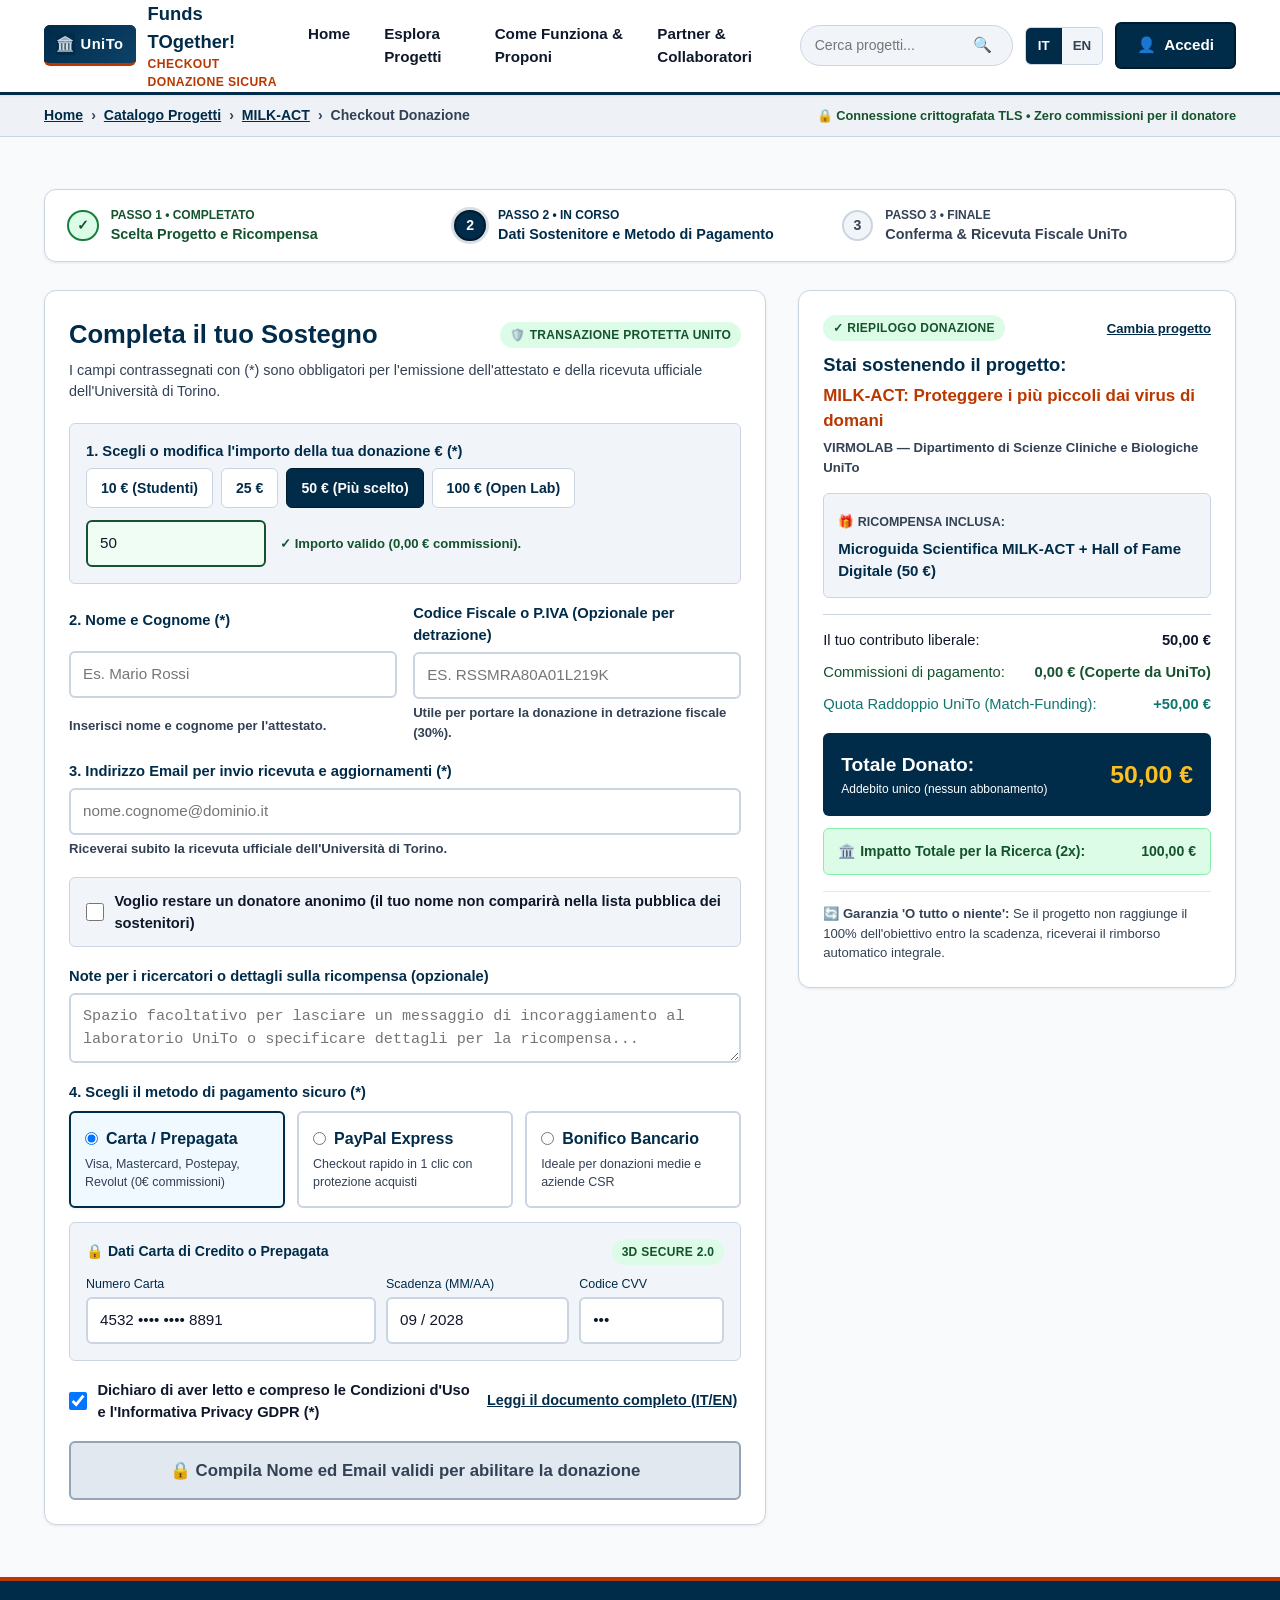
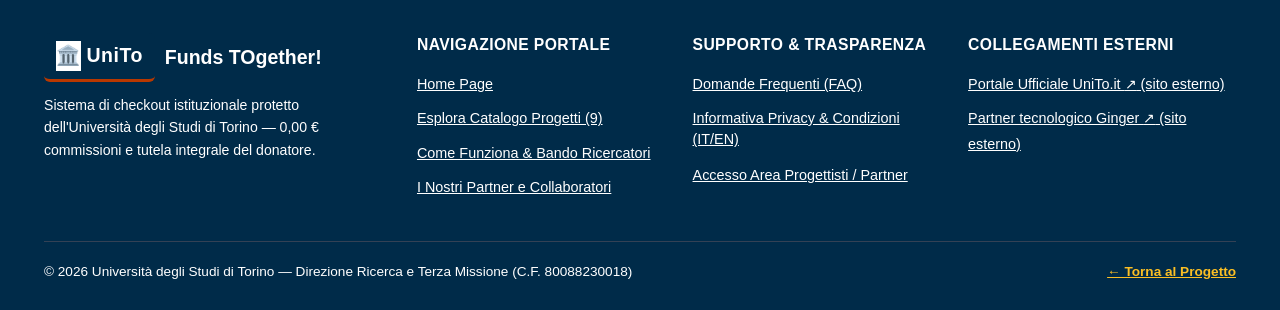
<file: checkout.html>
<!DOCTYPE html>
<html lang="it">
<head>
  <meta charset="UTF-8">
  <meta name="viewport" content="width=device-width, initial-scale=1.0">
  <title>Checkout Donazione Sicura | UniTo Crowd — Funds TOgether</title>
  <meta name="description" content="Modulo ufficiale di checkout e donazione sicura dell'Università degli Studi di Torino (Funds TOgether). Zero commissioni per il donatore, raddoppio fondi Match-Funding 2x e ricevuta fiscale immediata.">
  <link rel="canonical" href="https://tumolo25.github.io/miei-codici-html/checkout.html">
  <meta property="og:type" content="website">
  <meta property="og:title" content="Checkout Donazione Sicura | UniTo Crowd — Funds TOgether">
  <meta property="og:description" content="Completa la tua donazione a sostegno della ricerca scientifica dell'Università di Torino con garanzia O tutto o niente e ricevuta detraibile.">
  <meta property="og:url" content="https://tumolo25.github.io/miei-codici-html/checkout.html">
  <meta property="og:updated_time" content="2026-11-16T09:00:00Z">
  <meta property="article:modified_time" content="2026-11-16T09:00:00Z">
  <link rel="stylesheet" href="style.css">
  <script type="application/ld+json">
  {
    "@context": "https://schema.org",
    "@graph": [
      {
        "@type": "CheckoutPage",
        "@id": "https://tumolo25.github.io/miei-codici-html/checkout.html#checkout",
        "url": "https://tumolo25.github.io/miei-codici-html/checkout.html",
        "name": "Checkout Donazione Sicura — UniTo Crowd Funds TOgether",
        "inLanguage": "it-IT",
        "dateModified": "2026-11-16"
      },
      {
        "@type": "BreadcrumbList",
        "itemListElement": [
          {
            "@type": "ListItem",
            "position": 1,
            "name": "Home",
            "item": "https://tumolo25.github.io/miei-codici-html/index.html"
          },
          {
            "@type": "ListItem",
            "position": 2,
            "name": "Catalogo Progetti",
            "item": "https://tumolo25.github.io/miei-codici-html/catalogo.html"
          },
          {
            "@type": "ListItem",
            "position": 3,
            "name": "Checkout Donazione",
            "item": "https://tumolo25.github.io/miei-codici-html/checkout.html"
          }
        ]
      }
    ]
  }
  </script>
  <style>
    /* Stili specifici per il Checkout (esadecimali espliciti senza var() per W3C CSS e MAUVE++) */
    .breadcrumbs-tls-badge,
    .breadcrumbs-tls-badge span {
      background-color: #eef2f6;
      color: #14532d;
      font-size: 0.8rem;
      font-weight: 700;
      line-height: 1.5;
    }
    .checkout-stepper {
      display: grid;
      grid-template-columns: repeat(3, 1fr);
      gap: 1rem;
      margin-bottom: 1.75rem;
      background-color: #ffffff;
      color: #0f172a;
      border: 1px solid #cbd5e1;
      border-radius: 12px;
      padding: 1rem 1.375rem;
      box-shadow: 0 1px 3px rgba(15, 23, 42, 0.08);
      list-style: none;
    }
    .step-item {
      display: flex;
      align-items: center;
      gap: 0.75rem;
      font-size: 0.9rem;
      line-height: 1.5;
      background-color: #ffffff;
      color: #334155;
      font-weight: 600;
    }
    .step-kicker {
      display: block;
      font-size: 0.75rem;
      line-height: 1.5;
      text-transform: uppercase;
      background-color: #ffffff;
      color: inherit;
    }
    .step-label {
      display: block;
      line-height: 1.5;
      background-color: #ffffff;
      color: inherit;
    }
    .step-circle {
      min-width: 2.25em;
      min-height: 2.25em;
      padding: 0.2em 0.5em;
      border-radius: 50%;
      background-color: #f1f5f9;
      color: #334155;
      border: 2px solid #cbd5e1;
      display: inline-flex;
      align-items: center;
      justify-content: center;
      font-weight: 800;
      font-size: 0.88rem;
      line-height: 1.5;
      flex-shrink: 0;
    }
    .step-item.done,
    .step-item.done .step-kicker,
    .step-item.done .step-label {
      background-color: #ffffff;
      color: #14532d;
    }
    .step-item.done .step-circle {
      background-color: #dcfce7;
      border-color: #15803d;
      color: #14532d;
    }
    .step-item.current,
    .step-item.current .step-kicker,
    .step-item.current .step-label {
      background-color: #ffffff;
      color: #002b49;
      font-weight: 800;
    }
    .step-item.current .step-circle {
      background-color: #002b49;
      border-color: #001b2e;
      color: #ffffff;
      box-shadow: 0 0 0 3px rgba(0, 43, 73, 0.15);
    }

    /* Form Checkout con supporto Reflow 320px (WCAG 1.4.10 Tech C38) */
    .checkout-header-row {
      display: flex;
      justify-content: space-between;
      align-items: center;
      flex-wrap: wrap;
      gap: 0.5rem;
      margin-bottom: 0.375rem;
      background-color: #ffffff;
    }
    .checkout-main-title {
      background-color: #ffffff;
      color: #002b49;
      font-size: 1.6rem;
      line-height: 1.5;
    }
    .checkout-mandatory-note {
      font-size: 0.9rem;
      line-height: 1.5;
      background-color: #ffffff;
      color: #334155;
      margin-bottom: 1.25rem;
    }
    #checkout-form {
      display: flex;
      flex-direction: column;
      width: 100%;
      max-width: 100%;
    }
    #checkout-form .form-group {
      display: flex;
      flex-wrap: wrap;
      align-items: center;
      width: 100%;
      max-width: 100%;
      margin-bottom: 1.125rem;
    }
    #checkout-form .form-group label {
      width: 100%;
      max-width: 100%;
      line-height: 1.5;
    }
    #checkout-form .form-input {
      width: 100%;
      max-width: 100%;
      line-height: 1.5;
    }
    #checkout-form .field-feedback {
      width: 100%;
      max-width: 100%;
      line-height: 1.5;
    }
    .amount-box-group {
      background-color: #f1f5f9;
      color: #0f172a;
      padding: 1rem;
      border-radius: 6px;
      border: 1px solid #cbd5e1;
    }
    .amount-box-group label {
      background-color: #f1f5f9 !important;
      color: #002b49;
    }
    .quick-amounts-row {
      display: flex;
      flex-wrap: wrap;
      gap: 0.5rem;
      margin-bottom: 0.75rem;
      width: 100%;
      max-width: 100%;
    }
    .amt-chip,
    .amt-chip span {
      background-color: #ffffff;
      color: #002b49;
    }
    .amt-chip {
      border: 1.5px solid #cbd5e1;
      border-radius: 6px;
      padding: 0.5rem 0.875rem;
      min-height: 2.5rem;
      font-weight: 700;
      font-size: 0.88rem;
      line-height: 1.5;
      cursor: pointer;
      transition: all 0.15s ease;
    }
    .amt-chip:hover,
    .amt-chip:hover span {
      border-color: #002b49;
      background-color: #e2e8f0;
      color: #002b49;
    }
    .amt-chip.active,
    .amt-chip.active span {
      background-color: #002b49;
      color: #ffffff;
      border-color: #001b2e;
    }
    .amount-input-row {
      display: flex;
      flex-wrap: wrap;
      gap: 0.875rem;
      align-items: center;
      width: 100%;
      max-width: 100%;
    }
    .amount-input-col {
      flex: 0 1 11.25rem;
      min-width: 8.5rem;
      max-width: 100%;
    }
    .amount-feedback-col {
      flex: 1 1 14rem;
      margin-top: 0 !important;
      width: auto !important;
    }
    .two-cols-flex {
      display: flex;
      flex-wrap: wrap;
      gap: 1rem;
      width: 100%;
      max-width: 100%;
    }
    .col-half-flex {
      flex: 1 1 15rem;
      min-width: 0;
      max-width: 100%;
    }
    .taxid-upper {
      text-transform: uppercase;
    }
    .anon-box-group {
      background-color: #f1f5f9;
      color: #0f172a;
      padding: 0.75rem 1rem;
      border-radius: 6px;
      border: 1px solid #cbd5e1;
    }
    .checkbox-inline-row {
      display: flex;
      flex-wrap: wrap;
      align-items: center;
      gap: 0.625rem;
      width: 100%;
      max-width: 100%;
    }
    .checkbox-control {
      width: 1.15rem;
      height: 1.15rem;
      flex-shrink: 0;
      cursor: pointer;
    }
    .checkbox-inline-label {
      flex: 1 1 14rem;
      width: auto !important;
      margin-bottom: 0 !important;
      cursor: pointer;
      font-weight: 600 !important;
      background-color: transparent !important;
      color: #0f172a !important;
      line-height: 1.5;
    }

    /* Metodi di pagamento */
    .pay-fieldset {
      border: none;
      padding: 0;
      margin: 0 0 1.125rem 0;
      width: 100%;
      max-width: 100%;
    }
    .pay-legend {
      display: block;
      font-weight: 700;
      font-size: 0.92rem;
      line-height: 1.5;
      margin-bottom: 0.5rem;
      background-color: #ffffff;
      color: #002b49;
      width: 100%;
      max-width: 100%;
    }
    .pay-options-grid {
      display: grid;
      grid-template-columns: repeat(3, 1fr);
      gap: 0.75rem;
      margin-bottom: 0.875rem;
      width: 100%;
      max-width: 100%;
    }
    .pay-radio-card {
      border: 2px solid #cbd5e1;
      background-color: #ffffff;
      color: #0f172a;
      padding: 0.875rem;
      border-radius: 6px;
      cursor: pointer;
      display: flex;
      flex-direction: column;
      gap: 0.25rem;
      transition: all 0.15s ease;
    }
    .pay-radio-card:hover {
      border-color: #0d4268;
    }
    .pay-radio-card.active {
      border-color: #002b49;
      background-color: #f0f9ff;
      box-shadow: 0 1px 3px rgba(15, 23, 42, 0.08);
    }
    .pay-radio-top {
      display: flex;
      align-items: center;
      gap: 0.5rem;
      line-height: 1.5;
    }
    .pay-radio-title {
      color: #002b49;
      font-weight: 700;
      line-height: 1.5;
    }
    .pay-radio-sub {
      font-size: 0.78rem;
      line-height: 1.5;
      color: #334155;
    }
    .pay-method-details {
      background-color: #f1f5f9;
      color: #0f172a;
      border: 1px solid #cbd5e1;
      border-radius: 6px;
      padding: 1rem;
      margin-top: 0.5rem;
      font-size: 0.88rem;
      line-height: 1.5;
      width: 100%;
      max-width: 100%;
    }
    .pay-panel-header {
      display: flex;
      justify-content: space-between;
      align-items: center;
      flex-wrap: wrap;
      gap: 0.5rem;
      margin-bottom: 0.625rem;
      background-color: #f1f5f9;
      color: #002b49;
    }
    .cc-fields-row {
      display: flex;
      flex-wrap: wrap;
      gap: 0.625rem;
      width: 100%;
      max-width: 100%;
    }
    .cc-col-num {
      flex: 1.6 1 11rem;
      min-width: 0;
    }
    .cc-col-exp {
      flex: 1 1 7rem;
      min-width: 0;
    }
    .cc-col-cvc {
      flex: 0.8 1 5.5rem;
      min-width: 0;
    }
    .cc-label {
      display: block;
      font-size: 0.78rem !important;
      margin-bottom: 0.2rem !important;
      background-color: #f1f5f9 !important;
      color: #002b49 !important;
    }
    .iban-code-box {
      font-family: monospace;
      background-color: #ffffff;
      color: #0f172a;
      padding: 0.5rem 0.75rem;
      border: 1px solid #cbd5e1;
      border-radius: 4px;
      margin: 0.375rem 0;
      line-height: 1.5;
    }
    .inline-link-btn {
      background-color: #ffffff;
      border: none;
      padding: 0 0.25rem;
      color: #002b49;
      font-weight: 700;
      font-size: 0.9rem;
      line-height: 1.5;
      font-family: inherit;
      text-decoration: underline;
      cursor: pointer;
    }
    .inline-link-btn:hover {
      color: #b93800;
    }
    .submit-btn-large {
      width: 100%;
      max-width: 100%;
      padding: 0.95rem;
      font-size: 1.05rem;
      line-height: 1.5;
    }

    /* Riepilogo Sticky a destra */
    .sticky-summary {
      position: sticky;
      top: 6rem;
    }
    .summary-top-row {
      display: flex;
      justify-content: space-between;
      align-items: center;
      margin-bottom: 0.625rem;
      background-color: #ffffff;
    }
    .change-proj-link {
      background-color: #ffffff;
      color: #002b49;
      font-size: 0.82rem;
      font-weight: 700;
      line-height: 1.5;
      text-decoration: underline;
    }
    .change-proj-link:hover {
      color: #b93800;
    }
    .summary-heading-title {
      background-color: #ffffff;
      color: #002b49;
      font-size: 1.15rem;
      line-height: 1.5;
      margin-bottom: 0.25rem;
    }
    .summary-proj-name {
      font-weight: 800;
      background-color: #ffffff;
      color: #b93800;
      font-size: 1.06rem;
      line-height: 1.5;
      margin-bottom: 0.25rem;
    }
    .summary-proj-sub {
      font-size: 0.82rem;
      line-height: 1.5;
      background-color: #ffffff;
      color: #334155;
      font-weight: 600;
      margin-bottom: 1rem;
    }
    .summary-reward-box {
      background-color: #f1f5f9;
      color: #0f172a;
      padding: 0.875rem;
      border-radius: 6px;
      border: 1px solid #cbd5e1;
      margin-bottom: 1rem;
    }
    .summary-reward-kicker,
    .summary-reward-kicker span {
      font-size: 0.78rem;
      font-weight: 700;
      line-height: 1.5;
      background-color: #f1f5f9;
      color: #334155;
      text-transform: uppercase;
    }
    .summary-reward-val {
      font-weight: 700;
      background-color: #f1f5f9;
      color: #002b49;
      margin-top: 0.25rem;
      font-size: 0.94rem;
      line-height: 1.5;
    }
    .summary-lines-list {
      border-top: 1px solid #cbd5e1;
      padding-top: 0.875rem;
      font-size: 0.92rem;
      line-height: 1.5;
      display: flex;
      flex-direction: column;
      gap: 0.625rem;
      background-color: #ffffff;
      color: #0f172a;
    }
    .summary-line-item {
      display: flex;
      justify-content: space-between;
      background-color: #ffffff;
      color: #0f172a;
    }
    .summary-line-green,
    .summary-line-green span,
    .summary-line-green strong {
      background-color: #ffffff;
      color: #14532d;
    }
    .summary-line-teal,
    .summary-line-teal span,
    .summary-line-teal strong {
      background-color: #ffffff;
      color: #0f766e;
    }
    .summary-total-sub {
      display: block;
      font-size: 0.75rem;
      font-weight: 500;
      line-height: 1.5;
      background-color: #002b49;
      color: #ffffff;
    }
    .summary-total-gold {
      background-color: #002b49;
      color: #fbbf24;
      font-size: 1.55rem;
      line-height: 1.5;
    }
    .summary-impact-banner {
      background-color: #dcfce7;
      border: 1.5px solid #86efac;
      color: #14532d;
      padding: 0.75rem 0.875rem;
      border-radius: 6px;
      margin-top: 0.75rem;
      display: flex;
      justify-content: space-between;
      align-items: center;
      font-size: 0.88rem;
      font-weight: 700;
      line-height: 1.5;
    }
    .summary-impact-banner span,
    .summary-impact-banner strong {
      background-color: #dcfce7;
      color: #14532d;
    }
    .summary-guarantee-note {
      margin-top: 1rem;
      padding-top: 0.75rem;
      border-top: 1px solid #e2e8f0;
      font-size: 0.82rem;
      line-height: 1.5;
      background-color: #ffffff;
      color: #334155;
    }

    /* Ricevuta Ufficiale Stampabile */
    .receipt-section-card {
      max-width: 47.5rem;
      margin: 0 auto;
      text-align: center;
      padding: 2.5rem 2rem;
    }
    .receipt-details-box {
      background-color: #f1f5f9;
      color: #0f172a;
      border: 1.5px solid #cbd5e1;
      border-radius: 12px;
      padding: 1.5rem;
      text-align: left;
      margin-bottom: 1.5rem;
    }
    .receipt-details-header {
      display: flex;
      justify-content: space-between;
      align-items: center;
      border-bottom: 1px solid #cbd5e1;
      padding-bottom: 0.75rem;
      margin-bottom: 0.875rem;
      flex-wrap: wrap;
      gap: 0.5rem;
    }
    .footer-top-anchor {
      background-color: #002b49;
      color: #fbbf24;
      font-weight: 700;
      line-height: 1.5;
      text-decoration: underline;
    }
    .footer-top-anchor:hover {
      color: #ffffff;
    }

    @media (max-width: 980px) {
      .checkout-stepper,
      .pay-options-grid {
        grid-template-columns: 1fr;
      }
    }
    @media print {
      .site-header, .breadcrumbs-bar, .site-footer, .no-print {
        display: none !important;
      }
      body { background-color: #ffffff; }
    }
  </style>
</head>
<body>

  <!-- Skip-link per accessibilità da tastiera (WCAG 2.2 - 2.4.1) -->
  <a href="#main-content" class="skip-link" data-it="Salta al modulo di Checkout" data-en="Skip to Checkout form">Salta al modulo di Checkout</a>

  <!-- HEADER ISTITUZIONALE UNIFICATO STICKY -->
  <header class="site-header">
    <div class="container header-inner">
      <a href="index.html" class="brand-logo">
        <span class="brand-badge"><span aria-hidden="true">🏛️</span> UniTo</span>
        <span>
          <span lang="en">Funds TOgether!</span>
          <span class="brand-sub" data-it="Checkout Donazione Sicura" data-en="Secure Donation Checkout">Checkout Donazione Sicura</span>
        </span>
      </a>

      <nav class="main-nav" aria-label="Menu Principale">
        <ul>
          <li><a href="index.html#hero-main-title" data-it="Home" data-en="Home">Home</a></li>
          <li><a href="catalogo.html" data-it="Esplora Progetti" data-en="Explore Projects">Esplora Progetti</a></li>
          <li><a href="proponi.html" data-it="Come Funziona &amp; Proponi" data-en="How It Works &amp; Apply">Come Funziona &amp; Proponi</a></li>
          <li><a href="partner.html" data-it="Partner &amp; Collaboratori" data-en="Partners &amp; Network">Partner &amp; Collaboratori</a></li>
        </ul>
      </nav>

      <div class="header-actions">
        <form id="header-search-form" class="header-search" action="catalogo.html" method="get">
          <label for="header-search-input" class="sr-only" data-it="Cerca progetti nel portale" data-en="Search projects in the portal">Cerca progetti nel portale</label>
          <input type="search" id="header-search-input" name="q" autocomplete="off"
                 placeholder="Cerca progetti..."
                 data-placeholder-it="Cerca progetti..."
                 data-placeholder-en="Search projects...">
          <button type="submit">
            <span aria-hidden="true">🔍</span>
            <span class="sr-only" data-it="Avvia ricerca" data-en="Submit search">Avvia ricerca</span>
          </button>
        </form>

        <div class="lang-switch">
          <button type="button" class="lang-btn active" data-lang="it" aria-pressed="true">
            IT<span class="sr-only"> (Italiano)</span>
          </button>
          <button type="button" class="lang-btn" data-lang="en" aria-pressed="false">
            EN<span class="sr-only"> (English)</span>
          </button>
        </div>

        <button type="button" class="btn btn-secondary" data-open-login>
          <span aria-hidden="true">👤</span>
          <span data-it="Accedi" data-en="Sign In">Accedi</span>
        </button>
      </div>
    </div>
  </header>

  <!-- BARRA DI ORIENTAMENTO BREADCRUMBS (Con URL distinti per WAVE 0 Redundant Links) -->
  <nav class="breadcrumbs-bar" aria-label="Percorso di navigazione">
    <div class="container breadcrumbs-inner">
      <ol class="breadcrumbs-list">
        <li><a href="index.html#main-content" data-it="Home" data-en="Home">Home</a></li>
        <li><a href="catalogo.html#catalog-projects-grid" data-it="Catalogo Progetti" data-en="Projects Catalog">Catalogo Progetti</a></li>
        <li><a href="progetto.html?proj=milk-act#main-content" id="chk-breadcrumb-proj">MILK-ACT</a></li>
        <li class="current" aria-current="page" data-it="Checkout Donazione" data-en="Donation Checkout">Checkout Donazione</li>
      </ol>
      <span class="breadcrumbs-tls-badge">
        <span aria-hidden="true">🔒</span>
        <span data-it="Connessione crittografata TLS • Zero commissioni per il donatore"
              data-en="TLS Encrypted Connection • Zero fees for backers">
          Connessione crittografata TLS • Zero commissioni per il donatore
        </span>
      </span>
    </div>
  </nav>

  <main id="main-content" class="section" tabindex="-1">
    <div class="container">

      <!-- STEPPER DI STATO DEL PERCORSO DI DONAZIONE -->
      <ol class="checkout-stepper">
        <li class="step-item done" id="step-indicator-1">
          <span class="step-circle" aria-hidden="true">✓</span>
          <span>
            <span class="step-kicker" data-it="Passo 1 • Completato" data-en="Step 1 • Completed">Passo 1 • Completato</span>
            <span class="step-label" data-it="Scelta Progetto e Ricompensa" data-en="Project &amp; Reward Selection">Scelta Progetto e Ricompensa</span>
          </span>
        </li>
        <li class="step-item current" id="step-indicator-2" aria-current="step">
          <span class="step-circle" id="step-circle-2" aria-hidden="true">2</span>
          <span>
            <span class="step-kicker" data-it="Passo 2 • In corso" data-en="Step 2 • Current step">Passo 2 • In corso</span>
            <span class="step-label" data-it="Dati Sostenitore e Metodo di Pagamento" data-en="Backer Details &amp; Payment Method">Dati Sostenitore e Metodo di Pagamento</span>
          </span>
        </li>
        <li class="step-item" id="step-indicator-3">
          <span class="step-circle" id="step-circle-3" aria-hidden="true">3</span>
          <span>
            <span class="step-kicker" data-it="Passo 3 • Finale" data-en="Step 3 • Final">Passo 3 • Finale</span>
            <span class="step-label" data-it="Conferma &amp; Ricevuta Fiscale UniTo" data-en="Confirmation &amp; Official Tax Receipt">Conferma &amp; Ricevuta Fiscale UniTo</span>
          </span>
        </li>
      </ol>

      <!-- GRIGLIA PRINCIPALE CHECKOUT -->
      <div id="checkout-main-grid" class="project-layout">

        <!-- COLONNA SINISTRA: MODULO DI DONAZIONE ACCESSIBILE -->
        <section class="sidebar-card">
          <div class="checkout-header-row">
            <h1 id="checkout-heading" class="checkout-main-title"
                data-it="Completa il tuo Sostegno" data-en="Complete Your Support">
              Completa il tuo Sostegno
            </h1>
            <span class="badge badge-active">
              <span aria-hidden="true">🛡️</span>
              <span data-it="Transazione Protetta UniTo" data-en="Protected UniTo Transaction">Transazione Protetta UniTo</span>
            </span>
          </div>
          <p class="checkout-mandatory-note"
             data-it="I campi contrassegnati con (*) sono obbligatori per l'emissione dell'attestato e della ricevuta ufficiale dell'Università di Torino."
             data-en="Fields marked with (*) are mandatory for issuing the official University of Turin certificate and tax receipt.">
            I campi contrassegnati con (*) sono obbligatori per l'emissione dell'attestato e della ricevuta ufficiale dell'Università di Torino.
          </p>

          <form id="checkout-form" novalidate>

            <!-- SEZIONE A: SCELTA RAPIDA IMPORTO O CONTRIBUTO LIBERO -->
            <div class="form-group amount-box-group">
              <label for="chk-amount" data-it="1. Scegli o modifica l'importo della tua donazione € (*)" data-en="1. Choose or edit your donation amount € (*)">
                1. Scegli o modifica l'importo della tua donazione € (*)
              </label>

              <div class="quick-amounts-row">
                <button type="button" class="amt-chip" data-set-amt="10" aria-pressed="false"
                        data-set-rew="Hall of Fame Digitale + Attestato Sostenitore (10 €)">
                  10 € (Studenti)
                </button>
                <button type="button" class="amt-chip" data-set-amt="25" aria-pressed="false"
                        data-set-rew="Contributo Sostenitore + Attestato Ufficiale UniTo (25 €)">
                  25 €
                </button>
                <button type="button" class="amt-chip active" data-set-amt="50" aria-pressed="true"
                        data-set-rew="Microguida Scientifica + Hall of Fame Digitale (50 €)">
                  50 € (Più scelto)
                </button>
                <button type="button" class="amt-chip" data-set-amt="100" aria-pressed="false"
                        data-set-rew="Visita Open Lab in Dipartimento UniTo + Report (100 €)">
                  100 € (<span lang="en">Open Lab</span>)
                </button>
              </div>

              <div class="amount-input-row">
                <input type="number" id="chk-amount" name="amount" autocomplete="transaction-amount"
                       class="form-input input-valid amount-input-col" value="50" min="5" max="10000" step="1"
                       required aria-invalid="false" aria-describedby="fb-amount">
                <div id="fb-amount" class="field-feedback valid amount-feedback-col" role="status" aria-live="polite">
                  ✓ Importo valido (0,00 € commissioni).
                </div>
              </div>
            </div>

            <!-- SEZIONE B: DATI ANAGRAFICI E CONTATTO -->
            <div class="two-cols-flex">
              <!-- Nome e Cognome -->
              <div class="form-group col-half-flex">
                <label for="chk-name" data-it="2. Nome e Cognome (*)" data-en="2. Full Name (*)">2. Nome e Cognome (*)</label>
                <input type="text" id="chk-name" name="name" autocomplete="name" class="form-input"
                       placeholder="Es. Mario Rossi"
                       data-placeholder-it="Es. Mario Rossi"
                       data-placeholder-en="E.g. Mario Rossi"
                       required aria-invalid="false" aria-describedby="fb-name">
                <div id="fb-name" class="field-feedback" role="status" aria-live="polite"
                     data-it="Inserisci nome e cognome per l'attestato." data-en="Enter your first and last name for the certificate.">
                  Inserisci nome e cognome per l'attestato.
                </div>
              </div>

              <!-- Codice Fiscale / P.IVA Opzionale per Detrazione Fiscale -->
              <div class="form-group col-half-flex">
                <label for="chk-taxid" data-it="Codice Fiscale o P.IVA (Opzionale per detrazione)" data-en="Tax ID / VAT Number (Optional for tax deduction)">
                  Codice Fiscale o P.IVA (Opzionale per detrazione)
                </label>
                <input type="text" id="chk-taxid" name="taxid" autocomplete="off" class="form-input taxid-upper"
                       placeholder="Es. RSSMRA80A01L219K" maxlength="16" aria-describedby="fb-taxid">
                <div id="fb-taxid" class="field-feedback"
                     data-it="Utile per portare la donazione in detrazione fiscale (30%)." data-en="Useful for tax-deductible corporate or personal receipts.">
                  Utile per portare la donazione in detrazione fiscale (30%).
                </div>
              </div>
            </div>

            <!-- Email con validazione sintattica in tempo reale -->
            <div class="form-group">
              <label for="chk-email" data-it="3. Indirizzo Email per invio ricevuta e aggiornamenti (*)" data-en="3. Email Address for receipt &amp; project updates (*)">
                3. Indirizzo Email per invio ricevuta e aggiornamenti (*)
              </label>
              <input type="email" id="chk-email" name="email" autocomplete="email" class="form-input"
                     placeholder="nome.cognome@dominio.it"
                     data-placeholder-it="nome.cognome@dominio.it"
                     data-placeholder-en="firstname.lastname@domain.com"
                     required aria-invalid="false" aria-describedby="fb-email">
              <div id="fb-email" class="field-feedback" role="status" aria-live="polite"
                   data-it="Riceverai subito la ricevuta ufficiale dell'Università di Torino." data-en="You will immediately receive the official University of Turin receipt.">
                Riceverai subito la ricevuta ufficiale dell'Università di Torino.
              </div>
            </div>

            <!-- Opzione Anonimato Pubblico -->
            <div class="form-group anon-box-group">
              <div class="checkbox-inline-row">
                <input type="checkbox" id="chk-anon" name="anon" class="checkbox-control">
                <label for="chk-anon" class="checkbox-inline-label"
                       data-it="Voglio restare un donatore anonimo (il tuo nome non comparirà nella lista pubblica dei sostenitori)"
                       data-en="I want to remain an anonymous backer (your name will not appear on the public backers wall)">
                  Voglio restare un donatore anonimo (il tuo nome non comparirà nella lista pubblica dei sostenitori)
                </label>
              </div>
            </div>

            <!-- Note aggiuntive per il team o per la ricompensa -->
            <div class="form-group">
              <label for="chk-notes" data-it="Note per i ricercatori o dettagli sulla ricompensa (opzionale)" data-en="Notes for the research team or reward details (optional)">
                Note per i ricercatori o dettagli sulla ricompensa (opzionale)
              </label>
              <textarea id="chk-notes" name="notes" autocomplete="off" class="form-input" rows="2" maxlength="500"
                        placeholder="Spazio facoltativo per lasciare un messaggio di incoraggiamento al laboratorio UniTo o specificare dettagli per la ricompensa..."></textarea>
            </div>

            <!-- SEZIONE C: SCELTA METODO DI PAGAMENTO CON FIELDSET E LEGEND (WCAG 1.3.1/3.3.2) -->
            <fieldset class="pay-fieldset">
              <legend class="pay-legend" data-it="4. Scegli il metodo di pagamento sicuro (*)" data-en="4. Select Secure Payment Method (*)">
                4. Scegli il metodo di pagamento sicuro (*)
              </legend>
              <div class="pay-options-grid">
                <div class="pay-radio-card active" data-pay-card="card">
                  <div class="pay-radio-top">
                    <input type="radio" id="pay-method-card" name="pay_method" value="card" checked>
                    <label for="pay-method-card" class="pay-radio-title" data-it="Carta / Prepagata" data-en="Credit / Prepaid Card">Carta / Prepagata</label>
                  </div>
                  <span class="pay-radio-sub" data-it="Visa, Mastercard, Postepay, Revolut (0€ commissioni)" data-en="Visa, Mastercard, Prepaid (0 € fees)">
                    Visa, Mastercard, Postepay, Revolut (0€ commissioni)
                  </span>
                </div>

                <div class="pay-radio-card" data-pay-card="paypal">
                  <div class="pay-radio-top">
                    <input type="radio" id="pay-method-paypal" name="pay_method" value="paypal">
                    <label for="pay-method-paypal" class="pay-radio-title" lang="en">PayPal Express</label>
                  </div>
                  <span class="pay-radio-sub" data-it="Checkout rapido in 1 clic con protezione acquisti" data-en="Fast 1-click checkout with buyer protection">
                    Checkout rapido in 1 clic con protezione acquisti
                  </span>
                </div>

                <div class="pay-radio-card" data-pay-card="bank">
                  <div class="pay-radio-top">
                    <input type="radio" id="pay-method-bank" name="pay_method" value="bank">
                    <label for="pay-method-bank" class="pay-radio-title" data-it="Bonifico Bancario" data-en="Bank Transfer (IBAN)">Bonifico Bancario</label>
                  </div>
                  <span class="pay-radio-sub" data-it="Ideale per donazioni medie e aziende CSR" data-en="Ideal for citizens and CSR corporate gifts">
                    Ideale per donazioni medie e aziende CSR
                  </span>
                </div>
              </div>

              <!-- Pannello 1: Carta / Prepagata con Label esplicite per tutti i campi -->
              <div id="pay-panel-card" class="pay-method-details">
                <div class="pay-panel-header">
                  <strong><span aria-hidden="true">🔒</span> <span data-it="Dati Carta di Credito o Prepagata" data-en="Credit or Prepaid Card Details">Dati Carta di Credito o Prepagata</span></strong>
                  <span class="badge badge-active" lang="en">3D Secure 2.0</span>
                </div>
                <div class="cc-fields-row">
                  <div class="cc-col-num">
                    <label for="cc-number" class="cc-label" data-it="Numero Carta" data-en="Card Number">Numero Carta</label>
                    <input type="text" id="cc-number" name="ccnumber" autocomplete="cc-number" class="form-input" value="4532 •••• •••• 8891" readonly>
                  </div>
                  <div class="cc-col-exp">
                    <label for="cc-exp" class="cc-label" data-it="Scadenza (MM/AA)" data-en="Expiry (MM/YY)">Scadenza (MM/AA)</label>
                    <input type="text" id="cc-exp" name="ccexp" autocomplete="cc-exp" class="form-input" value="09 / 2028" readonly>
                  </div>
                  <div class="cc-col-cvc">
                    <label for="cc-cvc" class="cc-label" data-it="Codice CVV" data-en="CVV Code">Codice CVV</label>
                    <input type="text" id="cc-cvc" name="cvc" autocomplete="cc-csc" class="form-input" value="•••" readonly>
                  </div>
                </div>
              </div>

              <!-- Pannello 2: PayPal -->
              <div id="pay-panel-paypal" class="pay-method-details" style="display:none;">
                <strong><span aria-hidden="true">🅿️</span> <span lang="en">PayPal One-Touch</span></strong>
                <p data-it="Cliccando su conferma, la donazione verrà autorizzata tramite il gateway PayPal istituzionale senza costi aggiuntivi."
                   data-en="Clicking confirm will authorize your donation via the official PayPal gateway with zero extra fees.">
                  Cliccando su conferma, la donazione verrà autorizzata tramite il gateway PayPal istituzionale senza costi aggiuntivi.
                </p>
              </div>

              <!-- Pannello 3: Bonifico Bancario Istituzionale -->
              <div id="pay-panel-bank" class="pay-method-details" style="display:none;">
                <strong>
                  <span aria-hidden="true">🏦</span>
                  <span data-it="Coordinate IBAN Dedicate Università degli Studi di Torino:" data-en="Official University of Turin IBAN Coordinates:">
                    Coordinate IBAN Dedicate Università degli Studi di Torino:
                  </span>
                </strong>
                <p class="iban-code-box">
                  <strong>IBAN:</strong> IT60 X020 0801 0460 0010 2648 912 • <strong>Intestatario:</strong> Università degli Studi di Torino - Funds TOgether
                </p>
                <span data-it="Riceverai queste coordinate e la causale automatica anche nella ricevuta via email."
                      data-en="You will also receive these coordinates and the reference code in your email receipt.">
                  Riceverai queste coordinate e la causale automatica anche nella ricevuta via email.
                </span>
              </div>
            </fieldset>

            <!-- SEZIONE D: CONSENSO PRIVACY CON ASSOCIAZIONE ESPLICITA FOR/ID -->
            <div class="form-group">
              <div class="checkbox-inline-row">
                <input type="checkbox" id="chk-privacy" name="privacy" class="checkbox-control" checked required>
                <label for="chk-privacy" class="checkbox-inline-label"
                       data-it="Dichiaro di aver letto e compreso le Condizioni d'Uso e l'Informativa Privacy GDPR (*)"
                       data-en="I declare that I have read and understood the Terms of Use and EU GDPR Privacy Policy (*)">
                  Dichiaro di aver letto e compreso le Condizioni d'Uso e l'Informativa Privacy GDPR (*)
                </label>
                <button type="button" class="inline-link-btn" data-open-privacy
                        data-it="Leggi il documento completo (IT/EN)"
                        data-en="Read the full legal document (IT/EN)">
                  Leggi il documento completo (IT/EN)
                </button>
              </div>
            </div>

            <button type="submit" id="chk-submit-btn" class="btn btn-primary submit-btn-large" disabled>
              🔒 Compila Nome ed Email validi per abilitare la donazione
            </button>
          </form>
        </section>

        <!-- COLONNA DESTRA: RIEPILOGO STICKY CON "TOTALE DA PAGARE" ESPLICITO E RADDOPPIO UNITO -->
        <aside class="sidebar-card sticky-summary">
          <div class="summary-top-row">
            <span class="badge badge-active" data-it="✓ Riepilogo Donazione" data-en="✓ Donation Summary">✓ Riepilogo Donazione</span>
            <a href="catalogo.html#toolbar-heading" class="change-proj-link" data-it="Cambia progetto" data-en="Change project">Cambia progetto</a>
          </div>
          <h2 id="summary-heading" class="summary-heading-title"
              data-it="Stai sostenendo il progetto:" data-en="You are supporting the project:">
            Stai sostenendo il progetto:
          </h2>
          <p id="summary-proj-title" class="summary-proj-name">
            MILK-ACT: Proteggere i più piccoli dai virus di domani
          </p>
          <p id="summary-proj-dept" class="summary-proj-sub">
            VIRMOLAB — Dipartimento di Scienze Cliniche e Biologiche UniTo
          </p>

          <!-- Box Ricompensa Selezionata -->
          <div class="summary-reward-box">
            <span class="summary-reward-kicker">
              <span aria-hidden="true">🎁</span> <span data-it="Ricompensa inclusa:" data-en="Selected Reward:">Ricompensa inclusa:</span>
            </span>
            <p id="summary-reward-title" class="summary-reward-val">
              Microguida Scientifica MILK-ACT + Hall of Fame Digitale (50 €)
            </p>
          </div>

          <!-- Dettaglio Voci di Costo -->
          <div class="summary-lines-list">
            <div class="summary-line-item">
              <span data-it="Il tuo contributo liberale:" data-en="Your pledge amount:">Il tuo contributo liberale:</span>
              <strong id="summary-amount-val">50,00 €</strong>
            </div>
            <div class="summary-line-item summary-line-green">
              <span data-it="Commissioni di pagamento:" data-en="Payment processing fees:">Commissioni di pagamento:</span>
              <strong data-it="0,00 € (Coperte da UniTo)" data-en="€0.00 (Covered by UniTo)">0,00 € (Coperte da UniTo)</strong>
            </div>
            <div class="summary-line-item summary-line-teal">
              <span data-it="Quota Raddoppio UniTo (Match-Funding):" data-en="UniTo 2x Match-Funding Share:">Quota Raddoppio UniTo (Match-Funding):</span>
              <strong id="summary-match-share">+50,00 €</strong>
            </div>
          </div>

          <!-- BOX TOTALE DA PAGARE IN EVIDENZA -->
          <div class="summary-total-box" role="status" aria-live="polite" aria-atomic="true">
            <div>
              <span data-it="Totale Donato:" data-en="Total to Pay:">Totale Donato:</span>
              <small class="summary-total-sub"
                     data-it="Addebito unico (nessun abbonamento)" data-en="One-time charge (no subscription)">
                Addebito unico (nessun abbonamento)
              </small>
            </div>
            <span id="summary-total-val" class="summary-total-gold">50,00 €</span>
          </div>

          <!-- Banner Impatto Raddoppiato 2x -->
          <div class="summary-impact-banner">
            <span><span aria-hidden="true">🏛️</span> <span data-it="Impatto Totale per la Ricerca (2x):" data-en="Total Research Impact (2x):">Impatto Totale per la Ricerca (2x):</span></span>
            <strong id="summary-doubled-val">100,00 €</strong>
          </div>

          <div class="summary-guarantee-note">
            <span aria-hidden="true">🔄</span>
            <strong data-it="Garanzia 'O tutto o niente':" data-en="'All-or-Nothing' Guarantee:">Garanzia 'O tutto o niente':</strong>
            <span data-it=" Se il progetto non raggiunge il 100% dell'obiettivo entro la scadenza, riceverai il rimborso automatico integrale."
                  data-en=" If the campaign does not reach 100% of its goal by the deadline, you receive a full automatic refund.">
              Se il progetto non raggiunge il 100% dell'obiettivo entro la scadenza, riceverai il rimborso automatico integrale.
            </span>
          </div>
        </aside>

      </div>

      <!-- SCHERMATA DI CONFERMA E RICEVUTA UFFICIALE STAMPABILE -->
      <section id="checkout-receipt-box" class="sidebar-card receipt-section-card" style="display:none;">
        <div class="empty-state-icon" aria-hidden="true">🎉</div>
        <span class="badge badge-active"
              data-it="✓ Passo 3 Completato — Donazione Registrata" data-en="✓ Step 3 Completed — Donation Recorded">
          ✓ Passo 3 Completato — Donazione Registrata
        </span>
        <h2 id="receipt-main-heading" class="checkout-main-title" style="margin:0.5rem 0;"
            data-it="Grazie per aver sostenuto la ricerca dell'Università di Torino!"
            data-en="Thank you for supporting University of Turin Research!">
          Grazie per aver sostenuto la ricerca dell'Università di Torino!
        </h2>
        <p class="checkout-mandatory-note"
           data-it="La tua donazione è stata registrata con successo e ha attivato la corrispondente quota di cofinanziamento d'Ateneo (Match-Funding 2x)."
           data-en="Your donation has been successfully recorded and unlocked the corresponding University Match-Funding share (2x).">
          La tua donazione è stata registrata con successo e ha attivato la corrispondente quota di cofinanziamento d'Ateneo (Match-Funding 2x).
        </p>

        <div class="receipt-details-box">
          <div class="receipt-details-header">
            <h3 class="summary-heading-title"><span aria-hidden="true">📄</span> Ricevuta Ufficiale #UNITO-2026-8492</h3>
            <span class="badge badge-active">Valida ai fini fiscali (Art. 83 D.Lgs. 117/2017)</span>
          </div>
          <p style="margin-bottom:0.5rem;"><strong>Progetto Sostenuto:</strong> <span id="receipt-proj-name">MILK-ACT — Ricerca Scientifica UniTo</span></p>
          <p style="margin-bottom:0.5rem;"><strong>Sostenitore:</strong> <span id="receipt-donor-name"></span></p>
          <p style="margin-bottom:0.5rem;"><strong>Conferma inviata via email a:</strong> <span id="receipt-donor-email"></span></p>
          <p style="margin-bottom:0.5rem;"><strong>Totale Addebitato:</strong> <strong id="receipt-amount"></strong> (0,00 € commissioni)</p>
          <p style="margin-bottom:0.5rem;"><strong>Impatto Generato in Laboratorio (con Raddoppio UniTo):</strong> <strong id="receipt-doubled"></strong></p>
          <p><strong>Ricompensa Associata:</strong> <span id="receipt-reward"></span></p>
        </div>

        <div class="no-print" style="display:flex; justify-content:center; gap:0.75rem; flex-wrap:wrap;">
          <button type="button" onclick="window.print();" class="btn btn-secondary">
            <span aria-hidden="true">🖨️</span>
            <span data-it="Stampa / Salva Ricevuta in PDF" data-en="Print / Save Receipt as PDF">Stampa / Salva Ricevuta in PDF</span>
          </button>
          <a href="progetto.html?proj=milk-act#tab-aggiornamenti" class="btn btn-outline"
             data-it="← Torna alla Scheda Progetto" data-en="← Back to Project Page">
            ← Torna alla Scheda Progetto
          </a>
          <a href="catalogo.html?status=active" class="btn btn-primary"
             data-it="Esplora Altri Progetti UniTo →" data-en="Explore More UniTo Projects →">
            Esplora Altri Progetti UniTo →
          </a>
        </div>
      </section>

    </div>
  </main>

  <!-- FOOTER ISTITUZIONALE UNITO -->
  <footer class="site-footer">
    <div class="container">
      <h2 class="sr-only" data-it="Informazioni istituzionali e collegamenti utili" data-en="Institutional information and useful links">Informazioni istituzionali e collegamenti utili</h2>
      <div class="footer-grid">
        <div>
          <div class="footer-brand">
            <span class="brand-badge footer-badge-invert"><span aria-hidden="true">🏛️</span> UniTo</span>
            <span lang="en">Funds TOgether!</span>
          </div>
          <p class="footer-desc"
             data-it="Sistema di checkout istituzionale protetto dell'Università degli Studi di Torino — 0,00 € commissioni e tutela integrale del donatore."
             data-en="Protected institutional checkout system of the University of Turin — €0.00 fees and full backer protection.">
            Sistema di checkout istituzionale protetto dell'Università degli Studi di Torino — 0,00 € commissioni e tutela integrale del donatore.
          </p>
        </div>

        <div class="footer-col">
          <h3 class="footer-heading" data-it="Navigazione Portale" data-en="Portal Navigation">Navigazione Portale</h3>
          <ul>
            <li><a href="index.html#active-campaigns-heading" data-it="Home Page" data-en="Home Page">Home Page</a></li>
            <li><a href="catalogo.html" rel="sitemap" data-it="Esplora Catalogo Progetti (9)" data-en="Explore Projects Catalog (9)">Esplora Catalogo Progetti (9)</a></li>
            <li><a href="proponi.html" data-it="Come Funziona &amp; Bando Ricercatori" data-en="How It Works &amp; Researchers Call">Come Funziona &amp; Bando Ricercatori</a></li>
            <li><a href="partner.html" data-it="I Nostri Partner e Collaboratori" data-en="Our Partners &amp; Network">I Nostri Partner e Collaboratori</a></li>
          </ul>
        </div>

        <div class="footer-col">
          <h3 class="footer-heading" data-it="Supporto &amp; Trasparenza" data-en="Support &amp; Transparency">Supporto &amp; Trasparenza</h3>
          <ul>
            <li><a href="proponi.html#faq-section" data-it="Domande Frequenti (FAQ)" data-en="Frequently Asked Questions (FAQ)">Domande Frequenti (FAQ)</a></li>
            <li>
              <button type="button" class="footer-link-btn" data-open-privacy
                      data-it="Informativa Privacy &amp; Condizioni (IT/EN)" data-en="Privacy Policy &amp; Terms of Use (IT/EN)">
                Informativa Privacy &amp; Condizioni (IT/EN)
              </button>
            </li>
            <li>
              <button type="button" class="footer-link-btn" data-open-login
                      data-it="Accesso Area Progettisti / Partner" data-en="Researcher / Partner Login">
                Accesso Area Progettisti / Partner
              </button>
            </li>
          </ul>
        </div>

        <div class="footer-col">
          <h3 class="footer-heading" data-it="Collegamenti Esterni" data-en="External Links">Collegamenti Esterni</h3>
          <ul>
            <li><a href="https://www.unito.it" target="_blank" rel="noopener">Portale Ufficiale UniTo.it <span aria-hidden="true">↗</span> (sito esterno)</a></li>
            <li><a href="https://www.ideaginger.it" target="_blank" rel="noopener">Partner tecnologico Ginger <span aria-hidden="true">↗</span> (sito esterno)</a></li>
          </ul>
        </div>
      </div>

      <div class="footer-bottom">
        <span>© 2026 Università degli Studi di Torino — Direzione Ricerca e Terza Missione (C.F. 80088230018)</span>
        <a href="progetto.html?from=checkout" class="footer-top-anchor"
           data-it="← Torna al Progetto" data-en="← Back to Project">
          ← Torna al Progetto
        </a>
      </div>
    </div>
  </footer>

  <script src="script.js"></script>
  <!-- Gestione importi rapidi, calcolo Match-Funding 2x, metodi di pagamento, aria-invalid e Stepper -->
  <script>
    document.addEventListener('DOMContentLoaded', () => {
      const amountInput = document.getElementById('chk-amount');
      const nameInput = document.getElementById('chk-name');
      const emailInput = document.getElementById('chk-email');
      const submitBtn = document.getElementById('chk-submit-btn');
      const form = document.getElementById('checkout-form');

      const summaryProjTitle = document.getElementById('summary-proj-title');
      const summaryProjDept = document.getElementById('summary-proj-dept');
      const summaryReward = document.getElementById('summary-reward-title');
      const summaryMatchShare = document.getElementById('summary-match-share');
      const summaryDoubledVal = document.getElementById('summary-doubled-val');
      const breadcrumbProj = document.getElementById('chk-breadcrumb-proj');

      // 1. Inizializza il progetto selezionato in base a sessionStorage o URL
      const currentProj = sessionStorage.getItem('unito_current_proj') || 'milk-act';
      if (currentProj === 'speechmate') {
        summaryProjTitle.textContent = 'SpeechMatE: Matematica Vocale Senza Barriere';
        summaryProjDept.textContent = 'Dipartimento di Matematica "Giuseppe Peano" — Lab Integr-Abile UniTo';
        if (breadcrumbProj) {
          breadcrumbProj.textContent = 'SpeechMatE';
          breadcrumbProj.setAttribute('href', 'progetto.html?proj=speechmate#main-content');
        }
      } else {
        summaryProjTitle.textContent = 'MILK-ACT: Proteggere i più piccoli dai virus di domani';
        summaryProjDept.textContent = 'VIRMOLAB — Dipartimento di Scienze Cliniche e Biologiche UniTo';
        if (breadcrumbProj) {
          breadcrumbProj.textContent = 'MILK-ACT';
          breadcrumbProj.setAttribute('href', 'progetto.html?proj=milk-act#main-content');
        }
      }

      // 2. Sincronizza aria-invalid sui campi quando vengono validati
      function syncAriaInvalid() {
        [amountInput, nameInput, emailInput].forEach(inp => {
          if (inp) {
            inp.setAttribute('aria-invalid', inp.classList.contains('input-error') ? 'true' : 'false');
          }
        });
      }

      // 3. Aggiorna in tempo reale la quota Match-Funding UniTo, l'Impatto 2x e aria-pressed sui tagli rapidi
      function syncExtendedSummary() {
        syncAriaInvalid();
        const val = Math.max(0, Number(amountInput.value) || 0);
        const validVal = val >= 5 ? val : 0;
        const doubled = validVal * 2;
        if (summaryMatchShare) summaryMatchShare.textContent = `+${validVal.toFixed(2).replace('.', ',')} €`;
        if (summaryDoubledVal) summaryDoubledVal.textContent = `${doubled.toFixed(2).replace('.', ',')} €`;

        document.querySelectorAll('.amt-chip').forEach(chip => {
          const isSelected = Number(chip.getAttribute('data-set-amt')) === val;
          chip.classList.toggle('active', isSelected);
          chip.setAttribute('aria-pressed', isSelected ? 'true' : 'false');
        });

        const lang = sessionStorage.getItem('unito_lang') || 'it';
        if (submitBtn) {
          if (!submitBtn.disabled) {
            submitBtn.textContent = lang === 'en'
              ? `✓ Confirm & Donate ${validVal.toFixed(2)} € Now →`
              : `✓ Conferma e Dona Ora (${validVal.toFixed(2).replace('.', ',')} €) →`;
          } else {
            submitBtn.textContent = lang === 'en'
              ? '🔒 Enter valid Name and Email to enable donation'
              : '🔒 Compila Nome ed Email validi per abilitare la donazione';
          }
        }
      }

      // 4. Click sui pulsanti taglio rapido (10€, 25€, 50€, 100€)
      document.querySelectorAll('.amt-chip').forEach(chip => {
        chip.addEventListener('click', () => {
          const amt = chip.getAttribute('data-set-amt');
          const rew = chip.getAttribute('data-set-rew');
          amountInput.value = amt;
          if (summaryReward) summaryReward.textContent = rew;
          sessionStorage.setItem('unito_checkout_amount', amt);
          sessionStorage.setItem('unito_checkout_reward', rew);
          amountInput.dispatchEvent(new Event('input'));
          syncExtendedSummary();
        });
      });

      // 5. Gestione Progressive Disclosure sui 3 Metodi di Pagamento
      const payCards = document.querySelectorAll('[data-pay-card]');
      const panelCard = document.getElementById('pay-panel-card');
      const panelPaypal = document.getElementById('pay-panel-paypal');
      const panelBank = document.getElementById('pay-panel-bank');

      payCards.forEach(card => {
        card.addEventListener('click', () => {
          const method = card.getAttribute('data-pay-card');
          payCards.forEach(c => c.classList.remove('active'));
          card.classList.add('active');
          const radio = card.querySelector('input[type="radio"]');
          if (radio) radio.checked = true;

          panelCard.style.display = method === 'card' ? 'block' : 'none';
          panelPaypal.style.display = method === 'paypal' ? 'block' : 'none';
          panelBank.style.display = method === 'bank' ? 'block' : 'none';
        });
      });

      if (form) {
        form.addEventListener('input', () => setTimeout(syncExtendedSummary, 10));
        form.addEventListener('submit', () => {
          setTimeout(() => {
            syncAriaInvalid();
            if (document.getElementById('checkout-receipt-box').style.display === 'block') {
              const step2 = document.getElementById('step-indicator-2');
              const step3 = document.getElementById('step-indicator-3');
              step2.className = 'step-item done';
              step2.removeAttribute('aria-current');
              document.getElementById('step-circle-2').textContent = '✓';
              step3.className = 'step-item current';
              step3.setAttribute('aria-current', 'step');

              const amt = Number(amountInput.value) || 50;
              document.getElementById('receipt-proj-name').textContent = summaryProjTitle.textContent;
              document.getElementById('receipt-doubled').textContent = `${(amt * 2).toFixed(2).replace('.', ',')} € (${amt} € tuoi + ${amt} € Cofinanziamento UniTo)`;
              document.getElementById('receipt-reward').textContent = summaryReward.textContent;
            }
          }, 20);
        });
      }

      syncExtendedSummary();
    });
  </script>
</body>
</html>
</file>
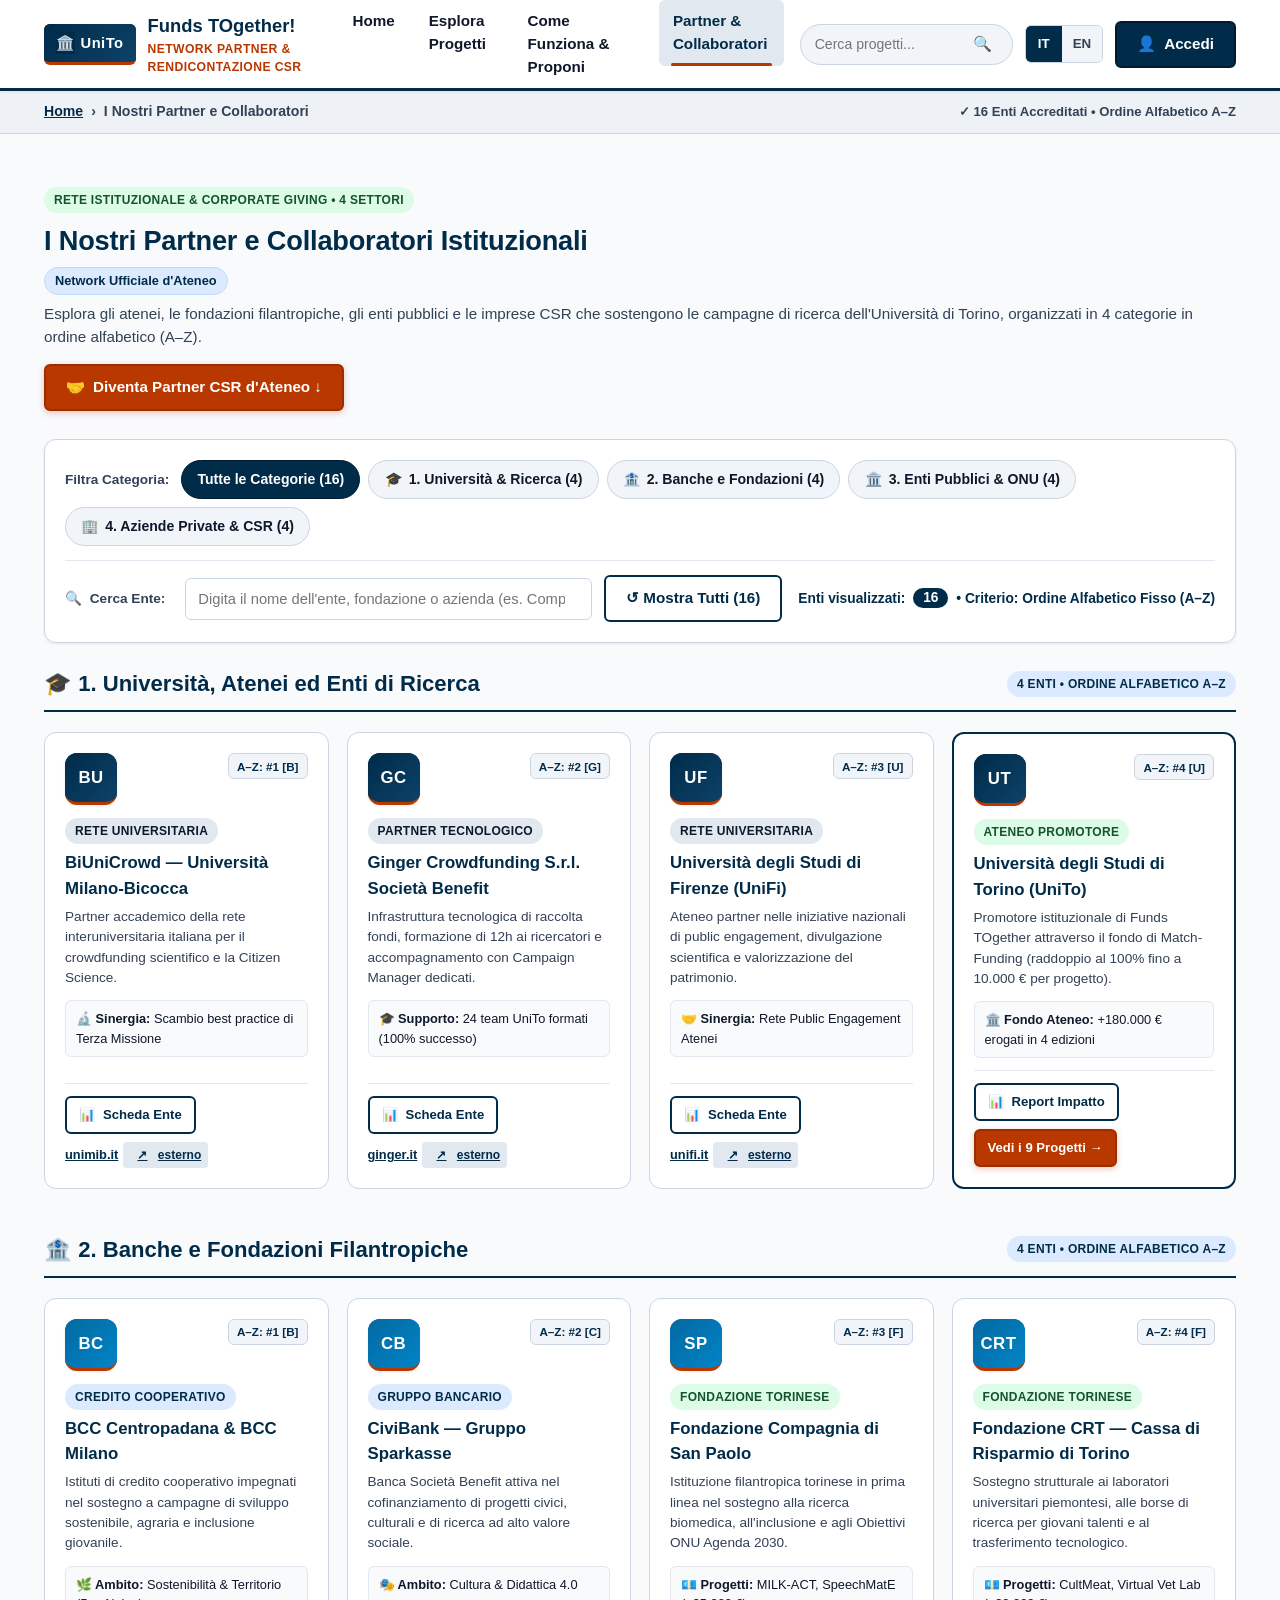
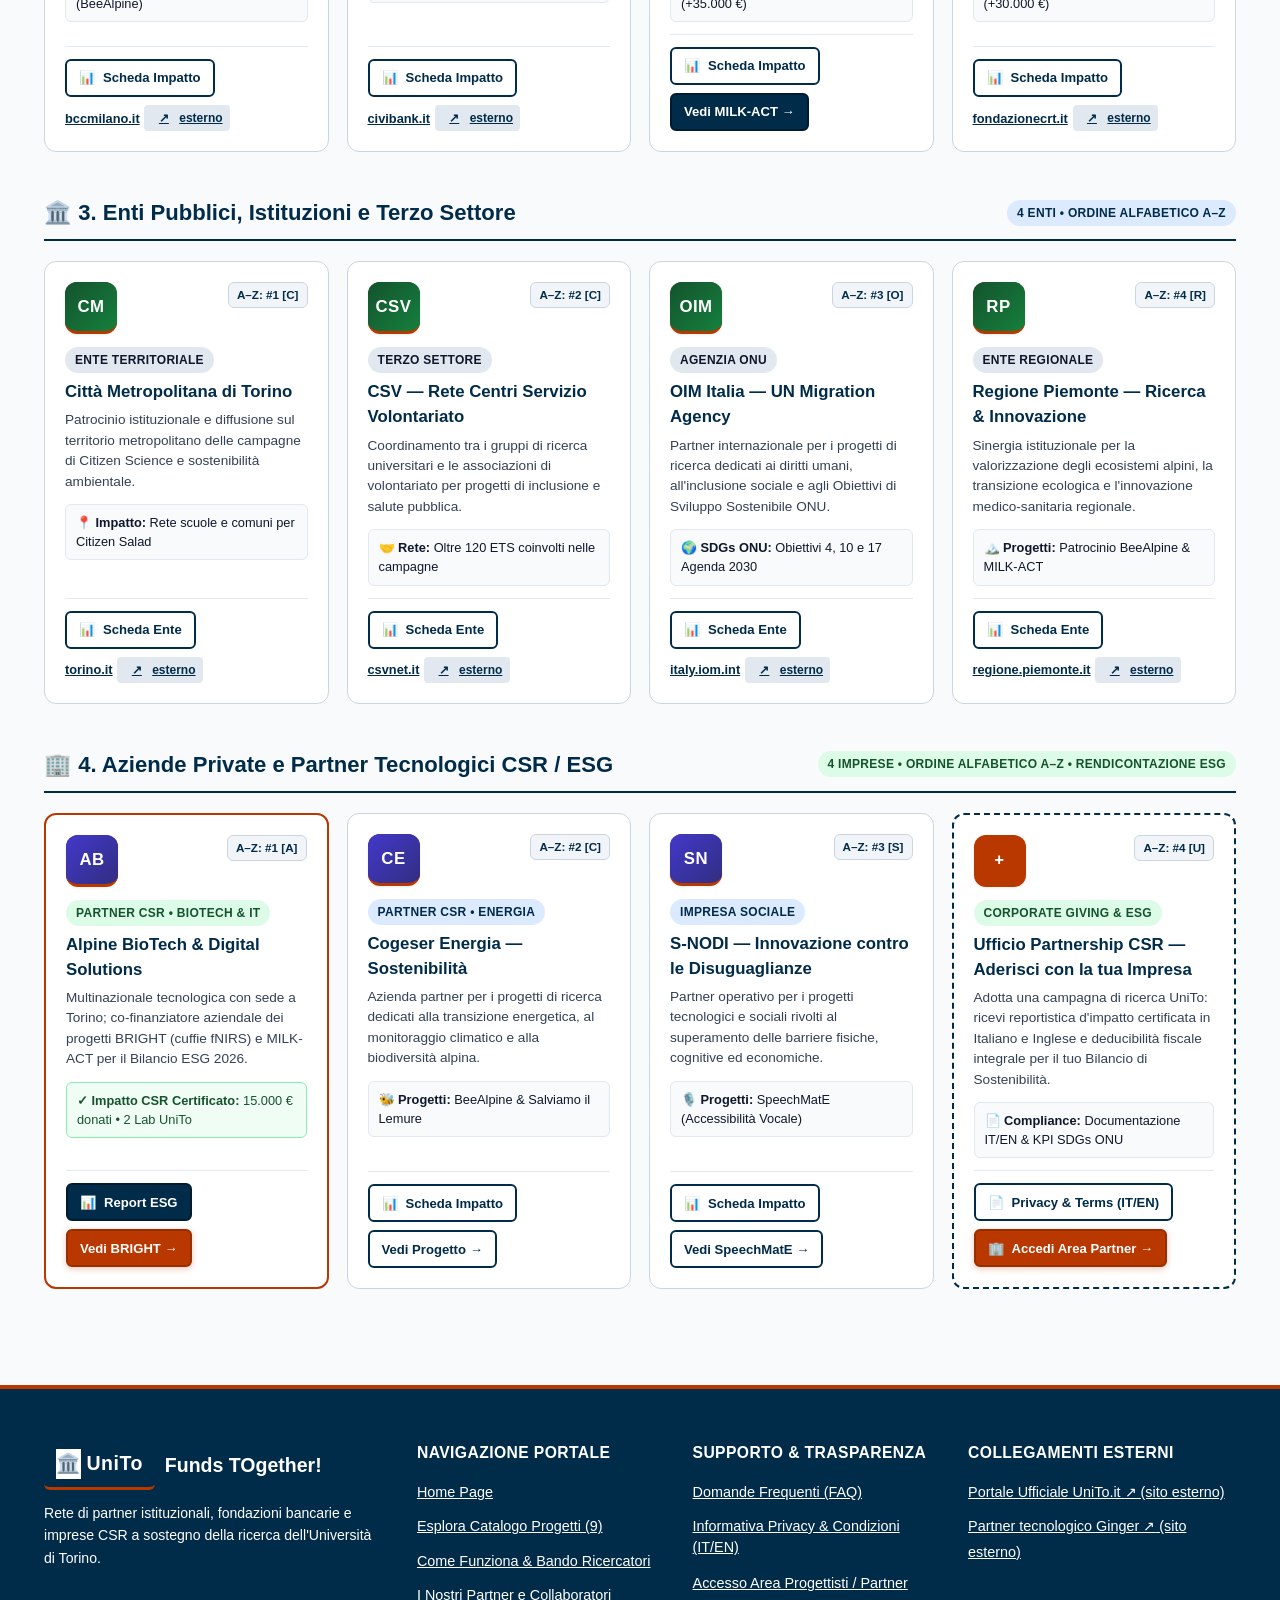
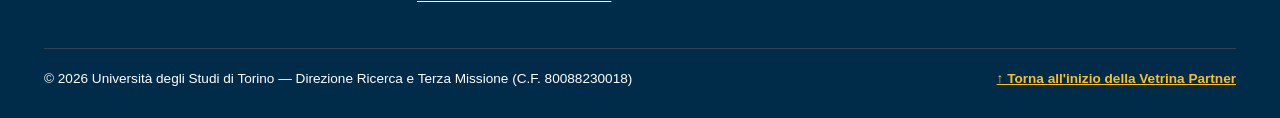
<file: partner.html>
<!DOCTYPE html>
<html lang="it">
<head>
  <meta charset="UTF-8">
  <meta name="viewport" content="width=device-width, initial-scale=1.0">
  <title>I Nostri Partner e Collaboratori | UniTo Crowd — Funds TOgether</title>
  <meta name="description" content="Rete ufficiale dei 16 enti partner, atenei, fondazioni bancarie, istituzioni pubbliche e imprese CSR che sostengono le campagne di ricerca dell'Università degli Studi di Torino (Funds TOgether).">
  <link rel="canonical" href="https://tumolo25.github.io/miei-codici-html/partner.html">
  <meta property="og:type" content="website">
  <meta property="og:title" content="I Nostri Partner e Collaboratori | UniTo Crowd — Funds TOgether">
  <meta property="og:description" content="Esplora i 16 partner istituzionali, le fondazioni filantropiche e le imprese CSR accreditate presso l'Università di Torino in ordine alfabetico A-Z.">
  <meta property="og:url" content="https://tumolo25.github.io/miei-codici-html/partner.html">
  <meta property="og:updated_time" content="2026-11-16T09:00:00Z">
  <meta property="article:modified_time" content="2026-11-16T09:00:00Z">
  <link rel="stylesheet" href="style.css">
  <script type="application/ld+json">
  {
    "@context": "https://schema.org",
    "@graph": [
      {
        "@type": "CollectionPage",
        "@id": "https://tumolo25.github.io/miei-codici-html/partner.html#partners",
        "url": "https://tumolo25.github.io/miei-codici-html/partner.html",
        "name": "I Nostri Partner e Collaboratori Istituzionali — UniTo Crowd Funds TOgether",
        "inLanguage": "it-IT",
        "dateModified": "2026-11-16"
      },
      {
        "@type": "BreadcrumbList",
        "itemListElement": [
          {
            "@type": "ListItem",
            "position": 1,
            "name": "Home",
            "item": "https://tumolo25.github.io/miei-codici-html/index.html"
          },
          {
            "@type": "ListItem",
            "position": 2,
            "name": "I Nostri Partner e Collaboratori",
            "item": "https://tumolo25.github.io/miei-codici-html/partner.html"
          }
        ]
      }
    ]
  }
  </script>
  <style>
    /* Stili specifici per la Vetrina Partner & Collaboratori (esadecimali espliciti senza var() per W3C CSS, AChecker e MAUVE++) */
    #diventa-partner-box {
      scroll-margin-top: 6rem;
    }
    .partner-category-section {
      margin-bottom: 2.75rem;
    }
    .category-header-bar {
      display: flex;
      justify-content: space-between;
      align-items: center;
      flex-wrap: wrap;
      gap: 0.75rem;
      border-bottom: 2px solid #002b49;
      padding-bottom: 0.625rem;
      margin-bottom: 1.25rem;
    }
    .category-h2-title {
      color: #002b49;
      font-size: 1.38rem;
      line-height: 1.5;
    }
    .badge-info-soft {
      background-color: #dbeafe;
      color: #002b49;
    }
    .badge-neutral-soft {
      background-color: #e2e8f0;
      color: #0f172a;
      margin-bottom: 0.375rem;
    }
    .partner-card-top {
      display: flex;
      justify-content: space-between;
      align-items: flex-start;
      gap: 0.625rem;
      margin-bottom: 0.75rem;
      background-color: #ffffff;
    }
    /* Dimensionamento in em/rem e background-color esplicito per superare MAUVE++ Tech C28 e Tech G18 */
    .partner-svg-logo {
      min-width: 2.85em;
      min-height: 2.85em;
      width: 3.25rem;
      height: 3.25rem;
      padding: 0.25em;
      border-radius: 12px;
      background-color: #002b49;
      background-image: linear-gradient(135deg, #002b49 0%, #0d4268 100%);
      color: #ffffff;
      display: flex;
      align-items: center;
      justify-content: center;
      font-weight: 800;
      font-size: 1.05rem;
      line-height: 1.5;
      letter-spacing: 0.5px;
      flex-shrink: 0;
      box-shadow: 0 1px 3px rgba(15, 23, 42, 0.08);
      border-bottom: 3px solid #b93800;
    }
    .partner-svg-logo.logo-bank {
      background-color: #0369a1;
      background-image: linear-gradient(135deg, #0369a1 0%, #0284c7 100%);
      color: #ffffff;
    }
    .partner-svg-logo.logo-pub {
      background-color: #14532d;
      background-image: linear-gradient(135deg, #14532d 0%, #15803d 100%);
      color: #ffffff;
    }
    .partner-svg-logo.logo-csr {
      background-color: #312e81;
      background-image: linear-gradient(135deg, #4338ca 0%, #312e81 100%);
      color: #ffffff;
    }
    .partner-svg-logo.logo-join {
      background-color: #b93800;
      background-image: none;
      color: #ffffff;
    }

    .alpha-index-badge {
      font-size: 0.73rem;
      font-weight: 800;
      line-height: 1.5;
      background-color: #f1f5f9;
      color: #002b49;
      border: 1px solid #cbd5e1;
      padding: 0.2rem 0.5rem;
      border-radius: 6px;
    }
    .partner-name-h3 {
      background-color: #ffffff;
      color: #002b49;
      font-size: 1.05rem;
      line-height: 1.5;
      margin-bottom: 0.375rem;
    }
    .partner-bio-p {
      font-size: 0.85rem;
      line-height: 1.5;
      background-color: #ffffff;
      color: #334155;
    }
    .partner-impact-pill {
      background-color: #f8fafc;
      color: #0f172a;
      border: 1px solid #e2e8f0;
      border-radius: 6px;
      padding: 0.5rem 0.625rem;
      margin: 0.75rem 0;
      font-size: 0.8rem;
      line-height: 1.5;
    }
    .partner-impact-pill strong,
    .partner-impact-pill span {
      background-color: #f8fafc;
      color: #0f172a;
    }
    .partner-impact-green,
    .partner-impact-green strong,
    .partner-impact-green span {
      background-color: #f0fdf4;
      border-color: #86efac;
      color: #14532d;
    }
    .partner-card-unito {
      border: 2px solid #002b49;
    }
    .partner-card-alpine {
      border: 2px solid #b93800;
    }
    .partner-card-join {
      border: 2px dashed #002b49;
    }
    .partner-card-actions {
      margin-top: auto;
      padding-top: 0.75rem;
      border-top: 1px solid #e2e8f0;
      display: flex;
      justify-content: space-between;
      align-items: center;
      gap: 0.5rem;
      flex-wrap: wrap;
      background-color: #ffffff;
    }
    .partner-card-actions .btn {
      min-height: 2.375rem;
      padding: 0.375rem 0.75rem;
      font-size: 0.82rem;
    }
    .partner-ext-url {
      font-size: 0.8rem;
      line-height: 1.5;
      background-color: #ffffff;
      color: #002b49;
    }
    .toolbar-second-row {
      margin-top: 0.875rem;
      padding-top: 0.875rem;
      border-top: 1px solid #e2e8f0;
    }
    .search-input-grow {
      min-width: 17.5rem;
      flex-grow: 1;
    }
    .partner-count-status {
      font-size: 0.86rem;
      line-height: 1.5;
      background-color: #ffffff;
      color: #002b49;
      font-weight: 700;
    }
    .count-pill {
      background-color: #002b49;
      color: #ffffff;
      padding: 0.15rem 0.625rem;
      border-radius: 12px;
      margin: 0 0.25rem;
      font-weight: 800;
      line-height: 1.5;
    }
    .csr-kpi-grid {
      display: grid;
      grid-template-columns: repeat(3, 1fr);
      gap: 0.625rem;
      text-align: center;
      margin-bottom: 1.125rem;
    }
    .csr-kpi-navy {
      background-color: #f1f5f9;
      color: #002b49;
      padding: 0.75rem;
      border-radius: 6px;
      border: 1px solid #cbd5e1;
    }
    .csr-kpi-green {
      background-color: #dcfce7;
      color: #14532d;
      padding: 0.75rem;
      border-radius: 6px;
      border: 1px solid #86efac;
    }
    .csr-kpi-orange {
      background-color: #fff7ed;
      color: #b93800;
      padding: 0.75rem;
      border-radius: 6px;
      border: 1px solid #fdba74;
    }
    .csr-kpi-label {
      font-size: 0.75rem;
      line-height: 1.5;
      display: block;
      font-weight: 700;
      background-color: inherit;
      color: inherit;
    }
    .csr-kpi-val {
      font-size: 1.2rem;
      line-height: 1.5;
      font-weight: 800;
      background-color: inherit;
      color: inherit;
    }
    .csr-projects-box {
      background-color: #f1f5f9;
      color: #0f172a;
      padding: 1rem;
      border-radius: 6px;
      border: 1px solid #cbd5e1;
      margin-bottom: 1.125rem;
    }
    .csr-projects-box strong,
    .csr-projects-box li,
    .csr-projects-box em {
      background-color: #f1f5f9;
      color: #0f172a;
    }
    .footer-top-anchor {
      background-color: #002b49;
      color: #fbbf24;
      font-weight: 700;
      line-height: 1.5;
      text-decoration: underline;
    }
    .footer-top-anchor:hover {
      color: #ffffff;
    }
    @media (max-width: 980px) {
      .csr-kpi-grid {
        grid-template-columns: 1fr;
      }
    }
  </style>
</head>
<body>

  <!-- Skip-link per accessibilità da tastiera (WCAG 2.2 - 2.4.1) -->
  <a href="#main-content" class="skip-link" data-it="Salta alla vetrina Partner e Collaboratori" data-en="Skip to Partners &amp; Collaborators showcase">Salta alla vetrina Partner e Collaboratori</a>

  <!-- HEADER ISTITUZIONALE UNIFICATO STICKY -->
  <header class="site-header">
    <div class="container header-inner">
      <a href="index.html" class="brand-logo">
        <span class="brand-badge"><span aria-hidden="true">🏛️</span> UniTo</span>
        <span>
          <span lang="en">Funds TOgether!</span>
          <span class="brand-sub" data-it="Network Partner &amp; Rendicontazione CSR" data-en="Partner Network &amp; CSR Accountability">Network Partner &amp; Rendicontazione CSR</span>
        </span>
      </a>

      <nav class="main-nav" aria-label="Menu Principale">
        <ul>
          <li><a href="index.html#hero-main-title" data-it="Home" data-en="Home">Home</a></li>
          <li><a href="catalogo.html" data-it="Esplora Progetti" data-en="Explore Projects">Esplora Progetti</a></li>
          <li><a href="proponi.html" data-it="Come Funziona &amp; Proponi" data-en="How It Works &amp; Apply">Come Funziona &amp; Proponi</a></li>
          <li><a href="partner.html" class="active" aria-current="page" data-it="Partner &amp; Collaboratori" data-en="Partners &amp; Network">Partner &amp; Collaboratori</a></li>
        </ul>
      </nav>

      <div class="header-actions">
        <form id="header-search-form" class="header-search" action="catalogo.html" method="get">
          <label for="header-search-input" class="sr-only" data-it="Cerca progetti nel portale" data-en="Search projects in the portal">Cerca progetti nel portale</label>
          <input type="search" id="header-search-input" name="q" autocomplete="off"
                 placeholder="Cerca progetti..."
                 data-placeholder-it="Cerca progetti..."
                 data-placeholder-en="Search projects...">
          <button type="submit">
            <span aria-hidden="true">🔍</span>
            <span class="sr-only" data-it="Avvia ricerca" data-en="Submit search">Avvia ricerca</span>
          </button>
        </form>

        <div class="lang-switch">
          <button type="button" class="lang-btn active" data-lang="it" aria-pressed="true">
            IT<span class="sr-only"> (Italiano)</span>
          </button>
          <button type="button" class="lang-btn" data-lang="en" aria-pressed="false">
            EN<span class="sr-only"> (English)</span>
          </button>
        </div>

        <button type="button" class="btn btn-secondary" data-open-login>
          <span aria-hidden="true">👤</span>
          <span data-it="Accedi" data-en="Sign In">Accedi</span>
        </button>
      </div>
    </div>
  </header>

  <!-- BARRA DI ORIENTAMENTO BREADCRUMBS -->
  <nav class="breadcrumbs-bar" aria-label="Percorso di navigazione">
    <div class="container breadcrumbs-inner">
      <ol class="breadcrumbs-list">
        <li><a href="index.html#main-content" data-it="Home" data-en="Home">Home</a></li>
        <li class="current" aria-current="page" data-it="I Nostri Partner e Collaboratori" data-en="Our Partners &amp; Collaborators">
          I Nostri Partner e Collaboratori
        </li>
      </ol>
      <span class="breadcrumbs-meta">
        <span aria-hidden="true">✓</span>
        <span data-it="16 Enti Accreditati • Ordine Alfabetico A–Z" data-en="16 Accredited Institutions • Fixed A–Z Order">
          16 Enti Accreditati • Ordine Alfabetico A–Z
        </span>
      </span>
    </div>
  </nav>

  <main id="main-content" class="section" tabindex="-1">
    <div class="container">

      <!-- INTESTAZIONE PAGINA PARTNER & COLLABORATORI -->
      <div class="section-header">
        <div>
          <span class="badge badge-active" style="margin-bottom:0.5rem;"
                data-it="Rete Istituzionale &amp; Corporate Giving • 4 Settori"
                data-en="Institutional Network &amp; Corporate Giving • 4 Sectors">
            Rete Istituzionale &amp; Corporate Giving • 4 Settori
          </span>
          <h1 class="section-title" data-it="I Nostri Partner e Collaboratori Istituzionali" data-en="Our Institutional Partners &amp; CSR Collaborators">
            I Nostri Partner e Collaboratori Istituzionali
          </h1>
          <p class="section-criteria">
            <span class="criteria-pill" data-it="Network Ufficiale d'Ateneo" data-en="Official University Network">
              Network Ufficiale d'Ateneo
            </span>
            <span data-it="Esplora gli atenei, le fondazioni filantropiche, gli enti pubblici e le imprese CSR che sostengono le campagne di ricerca dell'Università di Torino, organizzati in 4 categorie in ordine alfabetico (A–Z)."
                  data-en="Explore the universities, philanthropic foundations, public bodies, and CSR companies supporting University of Turin research campaigns, organized into 4 categories in alphabetical order (A–Z).">
              Esplora gli atenei, le fondazioni filantropiche, gli enti pubblici e le imprese CSR che sostengono le campagne di ricerca dell'Università di Torino, organizzati in 4 categorie in ordine alfabetico (A–Z).
            </span>
          </p>
        </div>
        <a href="#diventa-partner-box" class="btn btn-primary">
          <span aria-hidden="true">🤝</span>
          <span data-it="Diventa Partner CSR d'Ateneo ↓" data-en="Become a UniTo CSR Partner ↓">Diventa Partner CSR d'Ateneo ↓</span>
        </a>
      </div>

      <!-- TOOLBAR DI FILTRAGGIO DINAMICO PER LE 4 CATEGORIE E RICERCA ENTE -->
      <section class="catalog-toolbar">
        <h2 id="partner-toolbar-heading" class="sr-only" data-it="Strumenti di filtraggio e ricerca degli enti partner" data-en="Partner filtering and search tools">
          Strumenti di filtraggio e ricerca degli enti partner
        </h2>

        <div class="toolbar-row">
          <div class="filter-pills">
            <span class="filter-label" data-it="Filtra Categoria:" data-en="Filter Category:">Filtra Categoria:</span>
            <button type="button" class="pill-btn active" data-partner-cat="all" aria-pressed="true"
                    data-it="Tutte le Categorie (16)" data-en="All Categories (16)">Tutte le Categorie (16)</button>
            <button type="button" class="pill-btn" data-partner-cat="universita" aria-pressed="false">
              <span aria-hidden="true">🎓</span> <span data-it="1. Università &amp; Ricerca (4)" data-en="1. Universities &amp; Research (4)">1. Università &amp; Ricerca (4)</span>
            </button>
            <button type="button" class="pill-btn" data-partner-cat="banche" aria-pressed="false">
              <span aria-hidden="true">🏦</span> <span data-it="2. Banche e Fondazioni (4)" data-en="2. Banks &amp; Foundations (4)">2. Banche e Fondazioni (4)</span>
            </button>
            <button type="button" class="pill-btn" data-partner-cat="enti" aria-pressed="false">
              <span aria-hidden="true">🏛️</span> <span data-it="3. Enti Pubblici &amp; ONU (4)" data-en="3. Public Bodies &amp; UN (4)">3. Enti Pubblici &amp; ONU (4)</span>
            </button>
            <button type="button" class="pill-btn" data-partner-cat="aziende" aria-pressed="false">
              <span aria-hidden="true">🏢</span> <span data-it="4. Aziende Private &amp; CSR (4)" data-en="4. Corporate &amp; CSR Partners (4)">4. Aziende Private &amp; CSR (4)</span>
            </button>
          </div>
        </div>

        <div class="toolbar-row toolbar-second-row">
          <div class="toolbar-controls" style="flex-grow:1;">
            <label for="partner-search-input" class="filter-label">
              <span aria-hidden="true">🔍</span> <span data-it="Cerca Ente:" data-en="Search Partner:">Cerca Ente:</span>
            </label>
            <input type="search" id="partner-search-input" name="partner_q" autocomplete="off" class="input-control search-input-grow"
                   placeholder="Digita il nome dell'ente, fondazione o azienda (es. Compagnia di San Paolo, Alpine BioTech, CRT, OIM)..."
                   data-placeholder-it="Digita il nome dell'ente, fondazione o azienda (es. Compagnia di San Paolo, Alpine BioTech, CRT, OIM)..."
                   data-placeholder-en="Type the name of the institution, foundation, or company (e.g. Compagnia di San Paolo, Alpine BioTech, CRT)...">
            <button type="button" id="reset-partner-filters-btn" class="btn btn-outline"
                    data-it="↺ Mostra Tutti (16)" data-en="↺ Show All (16)">
              ↺ Mostra Tutti (16)
            </button>
          </div>
          <div class="partner-count-status" role="status" aria-live="polite" aria-atomic="true">
            <span data-it="Enti visualizzati:" data-en="Displayed partners:">Enti visualizzati:</span>
            <strong id="partner-visible-count" class="count-pill">16</strong>
            <span data-it="• Criterio: Ordine Alfabetico Fisso (A–Z)" data-en="• Criterion: Fixed Alphabetical Order (A–Z)">• Criterio: Ordine Alfabetico Fisso (A–Z)</span>
          </div>
        </div>
      </section>

      <!-- Empty State per la ricerca Partner -->
      <div id="partner-empty-state" class="empty-state-box" style="display:none;" role="status" aria-live="polite">
        <div class="empty-state-icon" aria-hidden="true">🔎</div>
        <h2 data-it="Nessun ente partner trovato per la chiave cercata"
            data-en="No partner institution found matching your search">
          Nessun ente partner trovato per la chiave cercata
        </h2>
        <p style="margin-bottom:1rem;"
           data-it="Prova a cercare termini come 'Fondazione', 'Banca', 'Torino', 'Alpine' oppure ripristina tutte le 4 categorie."
           data-en="Try searching terms like 'Foundation', 'Bank', 'Turin', 'Alpine', or reset all 4 categories.">
          Prova a cercare termini come 'Fondazione', 'Banca', 'Torino', 'Alpine' oppure ripristina tutte le 4 categorie.
        </p>
        <button type="button" id="partner-empty-reset-btn" class="btn btn-primary"
                data-it="↺ Ripristina tutti i 16 Partner" data-en="↺ Restore all 16 Partners">
          ↺ Ripristina tutti i 16 Partner
        </button>
      </div>

      <!-- ====================================================================
           CATEGORIA 1: UNIVERSITÀ E RETE ACCADEMICA (Ordine A-Z Fisso)
           ==================================================================== -->
      <section class="partner-category-section" data-partner-section="universita" id="cat-universita">
        <div class="category-header-bar">
          <h2 id="heading-cat-uni" class="category-h2-title">
            <span aria-hidden="true">🎓</span> <span data-it="1. Università, Atenei ed Enti di Ricerca" data-en="1. Universities &amp; Academic Research Network">1. Università, Atenei ed Enti di Ricerca</span>
          </h2>
          <span class="badge badge-info-soft" data-it="4 Enti • Ordine Alfabetico A–Z" data-en="4 Institutions • Fixed A–Z Order">
            4 Enti • Ordine Alfabetico A–Z
          </span>
        </div>

        <div class="partner-grid">
          <!-- 1.1 BiUniCrowd [B] -->
          <article class="partner-card" data-p-cat="universita">
            <div>
              <div class="partner-card-top">
                <div class="partner-svg-logo" aria-hidden="true">BU</div>
                <span class="alpha-index-badge">A–Z: #1 [B]</span>
              </div>
              <span class="badge badge-neutral-soft" data-it="Rete Universitaria" data-en="Academic Network">Rete Universitaria</span>
              <h3 class="partner-name-h3"><span lang="en">BiUniCrowd</span> — Università Milano-Bicocca</h3>
              <p class="partner-bio-p"
                 data-it="Partner accademico della rete interuniversitaria italiana per il crowdfunding scientifico e la Citizen Science."
                 data-en="Academic partner of the Italian inter-university network for scientific crowdfunding and Citizen Science.">
                Partner accademico della rete interuniversitaria italiana per il crowdfunding scientifico e la Citizen Science.
              </p>
              <div class="partner-impact-pill">
                <strong><span aria-hidden="true">🔬</span> <span data-it="Sinergia:" data-en="Synergy:">Sinergia:</span></strong>
                <span data-it=" Scambio best practice di Terza Missione" data-en=" Third Mission best-practice exchange"> Scambio best practice di Terza Missione</span>
              </div>
            </div>
            <div class="partner-card-actions">
              <button type="button" class="btn btn-outline" data-open-partner-modal="bicocca">
                <span aria-hidden="true">📊</span> <span data-it="Scheda Ente" data-en="Partner Info">Scheda Ente</span>
                <span class="sr-only"> — Università Milano-Bicocca</span>
              </button>
              <a href="https://www.unimib.it" target="_blank" rel="noopener" class="ext-link partner-ext-url">
                unimib.it <span class="ext-badge"><span aria-hidden="true">↗</span> esterno</span>
              </a>
            </div>
          </article>

          <!-- 1.2 Ginger Crowdfunding [G] -->
          <article class="partner-card" data-p-cat="universita">
            <div>
              <div class="partner-card-top">
                <div class="partner-svg-logo" aria-hidden="true">GC</div>
                <span class="alpha-index-badge">A–Z: #2 [G]</span>
              </div>
              <span class="badge badge-neutral-soft" data-it="Partner Tecnologico" data-en="Tech &amp; Coaching Partner">Partner Tecnologico</span>
              <h3 class="partner-name-h3">Ginger Crowdfunding S.r.l. Società Benefit</h3>
              <p class="partner-bio-p"
                 data-it="Infrastruttura tecnologica di raccolta fondi, formazione di 12h ai ricercatori e accompagnamento con Campaign Manager dedicati."
                 data-en="Fundraising tech infrastructure, 12h researcher training, and dedicated Campaign Manager coaching.">
                Infrastruttura tecnologica di raccolta fondi, formazione di 12h ai ricercatori e accompagnamento con Campaign Manager dedicati.
              </p>
              <div class="partner-impact-pill">
                <strong><span aria-hidden="true">🎓</span> <span data-it="Supporto:" data-en="Support:">Supporto:</span></strong>
                <span data-it=" 24 team UniTo formati (100% successo)" data-en=" 24 UniTo teams trained (100% success)"> 24 team UniTo formati (100% successo)</span>
              </div>
            </div>
            <div class="partner-card-actions">
              <button type="button" class="btn btn-outline" data-open-partner-modal="ginger">
                <span aria-hidden="true">📊</span> <span data-it="Scheda Ente" data-en="Partner Info">Scheda Ente</span>
                <span class="sr-only"> — Ginger Crowdfunding</span>
              </button>
              <a href="https://www.gingercrowdfunding.it" target="_blank" rel="noopener" class="ext-link partner-ext-url">
                ginger.it <span class="ext-badge"><span aria-hidden="true">↗</span> esterno</span>
              </a>
            </div>
          </article>

          <!-- 1.3 Università degli Studi di Firenze [U-Fi] -->
          <article class="partner-card" data-p-cat="universita">
            <div>
              <div class="partner-card-top">
                <div class="partner-svg-logo" aria-hidden="true">UF</div>
                <span class="alpha-index-badge">A–Z: #3 [U]</span>
              </div>
              <span class="badge badge-neutral-soft" data-it="Rete Universitaria" data-en="Academic Network">Rete Universitaria</span>
              <h3 class="partner-name-h3">Università degli Studi di Firenze (UniFi)</h3>
              <p class="partner-bio-p"
                 data-it="Ateneo partner nelle iniziative nazionali di public engagement, divulgazione scientifica e valorizzazione del patrimonio."
                 data-en="Partner university in national public engagement, science communication, and cultural heritage initiatives.">
                Ateneo partner nelle iniziative nazionali di public engagement, divulgazione scientifica e valorizzazione del patrimonio.
              </p>
              <div class="partner-impact-pill">
                <strong><span aria-hidden="true">🤝</span> <span data-it="Sinergia:" data-en="Synergy:">Sinergia:</span></strong>
                <span data-it=" Rete Public Engagement Atenei" data-en=" University Public Engagement Network"> Rete Public Engagement Atenei</span>
              </div>
            </div>
            <div class="partner-card-actions">
              <button type="button" class="btn btn-outline" data-open-partner-modal="unifi">
                <span aria-hidden="true">📊</span> <span data-it="Scheda Ente" data-en="Partner Info">Scheda Ente</span>
                <span class="sr-only"> — Università di Firenze</span>
              </button>
              <a href="https://www.unifi.it" target="_blank" rel="noopener" class="ext-link partner-ext-url">
                unifi.it <span class="ext-badge"><span aria-hidden="true">↗</span> esterno</span>
              </a>
            </div>
          </article>

          <!-- 1.4 Università degli Studi di Torino [U-To] -->
          <article class="partner-card partner-card-unito" data-p-cat="universita">
            <div>
              <div class="partner-card-top">
                <div class="partner-svg-logo" aria-hidden="true">UT</div>
                <span class="alpha-index-badge">A–Z: #4 [U]</span>
              </div>
              <span class="badge badge-active" style="margin-bottom:0.375rem;" data-it="Ateneo Promotore" data-en="Promoting University">Ateneo Promotore</span>
              <h3 class="partner-name-h3">Università degli Studi di Torino (UniTo)</h3>
              <p class="partner-bio-p"
                 data-it="Promotore istituzionale di Funds TOgether attraverso il fondo di Match-Funding (raddoppio al 100% fino a 10.000 € per progetto)."
                 data-en="Institutional promoter of Funds TOgether via the Match-Funding grant (2x doubling at 100% up to €10,000 per project).">
                Promotore istituzionale di Funds TOgether attraverso il fondo di Match-Funding (raddoppio al 100% fino a 10.000 € per progetto).
              </p>
              <div class="partner-impact-pill">
                <strong><span aria-hidden="true">🏛️</span> <span data-it="Fondo Ateneo:" data-en="UniTo Grant:">Fondo Ateneo:</span></strong>
                <span data-it=" +180.000 € erogati in 4 edizioni" data-en=" +€180,000 disbursed across 4 editions"> +180.000 € erogati in 4 edizioni</span>
              </div>
            </div>
            <div class="partner-card-actions">
              <button type="button" class="btn btn-outline" data-open-partner-modal="unito">
                <span aria-hidden="true">📊</span> <span data-it="Report Impatto" data-en="Impact Report">Report Impatto</span>
                <span class="sr-only"> — Università di Torino</span>
              </button>
              <a href="catalogo.html#catalog-projects-grid" class="btn btn-primary" data-it="Vedi i 9 Progetti →" data-en="View 9 Projects →">Vedi i 9 Progetti →</a>
            </div>
          </article>
        </div>
      </section>

      <!-- ====================================================================
           CATEGORIA 2: BANCHE E FONDAZIONI FILANTROPICHE (Ordine A-Z Fisso)
           ==================================================================== -->
      <section class="partner-category-section" data-partner-section="banche" id="cat-banche">
        <div class="category-header-bar">
          <h2 id="heading-cat-banche" class="category-h2-title">
            <span aria-hidden="true">🏦</span> <span data-it="2. Banche e Fondazioni Filantropiche" data-en="2. Philanthropic Foundations &amp; Banking Partners">2. Banche e Fondazioni Filantropiche</span>
          </h2>
          <span class="badge badge-info-soft" data-it="4 Enti • Ordine Alfabetico A–Z" data-en="4 Institutions • Fixed A–Z Order">
            4 Enti • Ordine Alfabetico A–Z
          </span>
        </div>

        <div class="partner-grid">
          <!-- 2.1 BCC Centropadana & BCC Milano [B] -->
          <article class="partner-card" data-p-cat="banche">
            <div>
              <div class="partner-card-top">
                <div class="partner-svg-logo logo-bank" aria-hidden="true">BC</div>
                <span class="alpha-index-badge">A–Z: #1 [B]</span>
              </div>
              <span class="badge badge-info-soft" style="margin-bottom:0.375rem;" data-it="Credito Cooperativo" data-en="Cooperative Banking">Credito Cooperativo</span>
              <h3 class="partner-name-h3">BCC Centropadana &amp; BCC Milano</h3>
              <p class="partner-bio-p"
                 data-it="Istituti di credito cooperativo impegnati nel sostegno a campagne di sviluppo sostenibile, agraria e inclusione giovanile."
                 data-en="Cooperative banks committed to supporting sustainable development, agricultural research, and youth inclusion.">
                Istituti di credito cooperativo impegnati nel sostegno a campagne di sviluppo sostenibile, agraria e inclusione giovanile.
              </p>
              <div class="partner-impact-pill">
                <strong><span aria-hidden="true">🌿</span> <span data-it="Ambito:" data-en="Focus:">Ambito:</span></strong>
                <span data-it=" Sostenibilità &amp; Territorio (BeeAlpine)" data-en=" Sustainability &amp; Territory (BeeAlpine)"> Sostenibilità &amp; Territorio (BeeAlpine)</span>
              </div>
            </div>
            <div class="partner-card-actions">
              <button type="button" class="btn btn-outline" data-open-partner-modal="bcc">
                <span aria-hidden="true">📊</span> <span data-it="Scheda Impatto" data-en="Impact Card">Scheda Impatto</span>
                <span class="sr-only"> — BCC Centropadana e BCC Milano</span>
              </button>
              <a href="https://www.bccmilano.it" target="_blank" rel="noopener" class="ext-link partner-ext-url">
                bccmilano.it <span class="ext-badge"><span aria-hidden="true">↗</span> esterno</span>
              </a>
            </div>
          </article>

          <!-- 2.2 CiviBank - Gruppo Sparkasse [C] -->
          <article class="partner-card" data-p-cat="banche">
            <div>
              <div class="partner-card-top">
                <div class="partner-svg-logo logo-bank" aria-hidden="true">CB</div>
                <span class="alpha-index-badge">A–Z: #2 [C]</span>
              </div>
              <span class="badge badge-info-soft" style="margin-bottom:0.375rem;" data-it="Gruppo Bancario" data-en="Banking Group">Gruppo Bancario</span>
              <h3 class="partner-name-h3">CiviBank — Gruppo Sparkasse</h3>
              <p class="partner-bio-p"
                 data-it="Banca Società Benefit attiva nel cofinanziamento di progetti civici, culturali e di ricerca ad alto valore sociale."
                 data-en="Benefit corporation bank active in co-funding civic, cultural, and high social-value research projects.">
                Banca Società Benefit attiva nel cofinanziamento di progetti civici, culturali e di ricerca ad alto valore sociale.
              </p>
              <div class="partner-impact-pill">
                <strong><span aria-hidden="true">🎭</span> <span data-it="Ambito:" data-en="Focus:">Ambito:</span></strong>
                <span data-it=" Cultura &amp; Didattica 4.0" data-en=" Culture &amp; Education 4.0"> Cultura &amp; Didattica 4.0</span>
              </div>
            </div>
            <div class="partner-card-actions">
              <button type="button" class="btn btn-outline" data-open-partner-modal="civibank">
                <span aria-hidden="true">📊</span> <span data-it="Scheda Impatto" data-en="Impact Card">Scheda Impatto</span>
                <span class="sr-only"> — CiviBank Sparkasse</span>
              </button>
              <a href="https://www.civibank.it" target="_blank" rel="noopener" class="ext-link partner-ext-url">
                civibank.it <span class="ext-badge"><span aria-hidden="true">↗</span> esterno</span>
              </a>
            </div>
          </article>

          <!-- 2.3 Fondazione Compagnia di San Paolo [F-CSP] -->
          <article class="partner-card" data-p-cat="banche">
            <div>
              <div class="partner-card-top">
                <div class="partner-svg-logo logo-bank" aria-hidden="true">SP</div>
                <span class="alpha-index-badge">A–Z: #3 [F]</span>
              </div>
              <span class="badge badge-active" style="margin-bottom:0.375rem;" data-it="Fondazione Torinese" data-en="Turin Foundation">Fondazione Torinese</span>
              <h3 class="partner-name-h3">Fondazione Compagnia di San Paolo</h3>
              <p class="partner-bio-p"
                 data-it="Istituzione filantropica torinese in prima linea nel sostegno alla ricerca biomedica, all'inclusione e agli Obiettivi ONU Agenda 2030."
                 data-en="Leading Turin philanthropic institution supporting biomedical research, inclusion, and UN Agenda 2030 SDGs.">
                Istituzione filantropica torinese in prima linea nel sostegno alla ricerca biomedica, all'inclusione e agli Obiettivi ONU Agenda 2030.
              </p>
              <div class="partner-impact-pill">
                <strong><span aria-hidden="true">💶</span> <span data-it="Progetti:" data-en="Projects:">Progetti:</span></strong>
                <span data-it=" MILK-ACT, SpeechMatE (+35.000 €)" data-en=" MILK-ACT, SpeechMatE (+€35,000)"> MILK-ACT, SpeechMatE (+35.000 €)</span>
              </div>
            </div>
            <div class="partner-card-actions">
              <button type="button" class="btn btn-outline" data-open-partner-modal="sanpaolo">
                <span aria-hidden="true">📊</span> <span data-it="Scheda Impatto" data-en="Impact Card">Scheda Impatto</span>
                <span class="sr-only"> — Compagnia di San Paolo</span>
              </button>
              <a href="progetto.html?proj=milk-act#main-content" class="btn btn-secondary" data-it="Vedi MILK-ACT →" data-en="View MILK-ACT →">Vedi MILK-ACT →</a>
            </div>
          </article>

          <!-- 2.4 Fondazione CRT [F-CRT] -->
          <article class="partner-card" data-p-cat="banche">
            <div>
              <div class="partner-card-top">
                <div class="partner-svg-logo logo-bank" aria-hidden="true">CRT</div>
                <span class="alpha-index-badge">A–Z: #4 [F]</span>
              </div>
              <span class="badge badge-active" style="margin-bottom:0.375rem;" data-it="Fondazione Torinese" data-en="Turin Foundation">Fondazione Torinese</span>
              <h3 class="partner-name-h3">Fondazione CRT — Cassa di Risparmio di Torino</h3>
              <p class="partner-bio-p"
                 data-it="Sostegno strutturale ai laboratori universitari piemontesi, alle borse di ricerca per giovani talenti e al trasferimento tecnologico."
                 data-en="Structural support for Piedmont university labs, young researcher fellowships, and technology transfer.">
                Sostegno strutturale ai laboratori universitari piemontesi, alle borse di ricerca per giovani talenti e al trasferimento tecnologico.
              </p>
              <div class="partner-impact-pill">
                <strong><span aria-hidden="true">💶</span> <span data-it="Progetti:" data-en="Projects:">Progetti:</span></strong>
                <span data-it=" CultMeat, Virtual Vet Lab (+30.000 €)" data-en=" CultMeat, Virtual Vet Lab (+€30,000)"> CultMeat, Virtual Vet Lab (+30.000 €)</span>
              </div>
            </div>
            <div class="partner-card-actions">
              <button type="button" class="btn btn-outline" data-open-partner-modal="crt">
                <span aria-hidden="true">📊</span> <span data-it="Scheda Impatto" data-en="Impact Card">Scheda Impatto</span>
                <span class="sr-only"> — Fondazione CRT</span>
              </button>
              <a href="https://www.fondazionecrt.it" target="_blank" rel="noopener" class="ext-link partner-ext-url">
                fondazionecrt.it <span class="ext-badge"><span aria-hidden="true">↗</span> esterno</span>
              </a>
            </div>
          </article>
        </div>
      </section>

      <!-- ====================================================================
           CATEGORIA 3: ENTI PUBBLICI, ISTITUZIONI E TERZO SETTORE (Ordine A-Z Fisso)
           ==================================================================== -->
      <section class="partner-category-section" data-partner-section="enti" id="cat-enti">
        <div class="category-header-bar">
          <h2 id="heading-cat-enti" class="category-h2-title">
            <span aria-hidden="true">🏛️</span> <span data-it="3. Enti Pubblici, Istituzioni e Terzo Settore" data-en="3. Public Institutions, UN Agencies &amp; Non-Profits">3. Enti Pubblici, Istituzioni e Terzo Settore</span>
          </h2>
          <span class="badge badge-info-soft" data-it="4 Enti • Ordine Alfabetico A–Z" data-en="4 Institutions • Fixed A–Z Order">
            4 Enti • Ordine Alfabetico A–Z
          </span>
        </div>

        <div class="partner-grid">
          <!-- 3.1 Città Metropolitana di Torino [C] -->
          <article class="partner-card" data-p-cat="enti">
            <div>
              <div class="partner-card-top">
                <div class="partner-svg-logo logo-pub" aria-hidden="true">CM</div>
                <span class="alpha-index-badge">A–Z: #1 [C]</span>
              </div>
              <span class="badge badge-neutral-soft" data-it="Ente Territoriale" data-en="Metropolitan Authority">Ente Territoriale</span>
              <h3 class="partner-name-h3">Città Metropolitana di Torino</h3>
              <p class="partner-bio-p"
                 data-it="Patrocinio istituzionale e diffusione sul territorio metropolitano delle campagne di Citizen Science e sostenibilità ambientale."
                 data-en="Institutional patronage and metropolitan outreach for Citizen Science and environmental sustainability campaigns.">
                Patrocinio istituzionale e diffusione sul territorio metropolitano delle campagne di Citizen Science e sostenibilità ambientale.
              </p>
              <div class="partner-impact-pill">
                <strong><span aria-hidden="true">📍</span> <span data-it="Impatto:" data-en="Impact:">Impatto:</span></strong>
                <span data-it=" Rete scuole e comuni per Citizen Salad" data-en=" Schools &amp; municipalities for Citizen Salad"> Rete scuole e comuni per Citizen Salad</span>
              </div>
            </div>
            <div class="partner-card-actions">
              <button type="button" class="btn btn-outline" data-open-partner-modal="torinometropoli">
                <span aria-hidden="true">📊</span> <span data-it="Scheda Ente" data-en="Partner Info">Scheda Ente</span>
                <span class="sr-only"> — Città Metropolitana di Torino</span>
              </button>
              <a href="http://www.cittametropolitana.torino.it" target="_blank" rel="noopener" class="ext-link partner-ext-url">
                torino.it <span class="ext-badge"><span aria-hidden="true">↗</span> esterno</span>
              </a>
            </div>
          </article>

          <!-- 3.2 CSV — Rete Centri di Servizio per il Volontariato [C] -->
          <article class="partner-card" data-p-cat="enti">
            <div>
              <div class="partner-card-top">
                <div class="partner-svg-logo logo-pub" aria-hidden="true">CSV</div>
                <span class="alpha-index-badge">A–Z: #2 [C]</span>
              </div>
              <span class="badge badge-neutral-soft" data-it="Terzo Settore" data-en="Third Sector Network">Terzo Settore</span>
              <h3 class="partner-name-h3">CSV — Rete Centri Servizio Volontariato</h3>
              <p class="partner-bio-p"
                 data-it="Coordinamento tra i gruppi di ricerca universitari e le associazioni di volontariato per progetti di inclusione e salute pubblica."
                 data-en="Coordination between university research groups and volunteer associations for inclusion and public health projects.">
                Coordinamento tra i gruppi di ricerca universitari e le associazioni di volontariato per progetti di inclusione e salute pubblica.
              </p>
              <div class="partner-impact-pill">
                <strong><span aria-hidden="true">🤝</span> <span data-it="Rete:" data-en="Network:">Rete:</span></strong>
                <span data-it=" Oltre 120 ETS coinvolti nelle campagne" data-en=" Over 120 non-profits involved in campaigns"> Oltre 120 ETS coinvolti nelle campagne</span>
              </div>
            </div>
            <div class="partner-card-actions">
              <button type="button" class="btn btn-outline" data-open-partner-modal="csv">
                <span aria-hidden="true">📊</span> <span data-it="Scheda Ente" data-en="Partner Info">Scheda Ente</span>
                <span class="sr-only"> — CSV Volontariato</span>
              </button>
              <a href="https://www.csvnet.it" target="_blank" rel="noopener" class="ext-link partner-ext-url">
                csvnet.it <span class="ext-badge"><span aria-hidden="true">↗</span> esterno</span>
              </a>
            </div>
          </article>

          <!-- 3.3 OIM Italia — UN Migration [O] -->
          <article class="partner-card" data-p-cat="enti">
            <div>
              <div class="partner-card-top">
                <div class="partner-svg-logo logo-pub" aria-hidden="true">OIM</div>
                <span class="alpha-index-badge">A–Z: #3 [O]</span>
              </div>
              <span class="badge badge-neutral-soft" data-it="Agenzia ONU" data-en="UN Agency">Agenzia ONU</span>
              <h3 class="partner-name-h3">OIM Italia — <span lang="en">UN Migration Agency</span></h3>
              <p class="partner-bio-p"
                 data-it="Partner internazionale per i progetti di ricerca dedicati ai diritti umani, all'inclusione sociale e agli Obiettivi di Sviluppo Sostenibile ONU."
                 data-en="International partner for research projects dedicated to human rights, social inclusion, and UN Sustainable Development Goals.">
                Partner internazionale per i progetti di ricerca dedicati ai diritti umani, all'inclusione sociale e agli Obiettivi di Sviluppo Sostenibile ONU.
              </p>
              <div class="partner-impact-pill">
                <strong><span aria-hidden="true">🌍</span> <span data-it="SDGs ONU:" data-en="UN SDGs:">SDGs ONU:</span></strong>
                <span data-it=" Obiettivi 4, 10 e 17 Agenda 2030" data-en=" Goals 4, 10 &amp; 17 Agenda 2030"> Obiettivi 4, 10 e 17 Agenda 2030</span>
              </div>
            </div>
            <div class="partner-card-actions">
              <button type="button" class="btn btn-outline" data-open-partner-modal="oim">
                <span aria-hidden="true">📊</span> <span data-it="Scheda Ente" data-en="Partner Info">Scheda Ente</span>
                <span class="sr-only"> — OIM Italia ONU</span>
              </button>
              <a href="https://italy.iom.int" target="_blank" rel="noopener" class="ext-link partner-ext-url">
                italy.iom.int <span class="ext-badge"><span aria-hidden="true">↗</span> esterno</span>
              </a>
            </div>
          </article>

          <!-- 3.4 Regione Piemonte [R] -->
          <article class="partner-card" data-p-cat="enti">
            <div>
              <div class="partner-card-top">
                <div class="partner-svg-logo logo-pub" aria-hidden="true">RP</div>
                <span class="alpha-index-badge">A–Z: #4 [R]</span>
              </div>
              <span class="badge badge-neutral-soft" data-it="Ente Regionale" data-en="Regional Government">Ente Regionale</span>
              <h3 class="partner-name-h3">Regione Piemonte — Ricerca &amp; Innovazione</h3>
              <p class="partner-bio-p"
                 data-it="Sinergia istituzionale per la valorizzazione degli ecosistemi alpini, la transizione ecologica e l'innovazione medico-sanitaria regionale."
                 data-en="Institutional synergy for alpine ecosystem conservation, ecological transition, and regional healthcare innovation.">
                Sinergia istituzionale per la valorizzazione degli ecosistemi alpini, la transizione ecologica e l'innovazione medico-sanitaria regionale.
              </p>
              <div class="partner-impact-pill">
                <strong><span aria-hidden="true">🏔️</span> <span data-it="Progetti:" data-en="Projects:">Progetti:</span></strong>
                <span data-it=" Patrocinio BeeAlpine &amp; MILK-ACT" data-en=" Patronage for BeeAlpine &amp; MILK-ACT"> Patrocinio BeeAlpine &amp; MILK-ACT</span>
              </div>
            </div>
            <div class="partner-card-actions">
              <button type="button" class="btn btn-outline" data-open-partner-modal="piemonte">
                <span aria-hidden="true">📊</span> <span data-it="Scheda Ente" data-en="Partner Info">Scheda Ente</span>
                <span class="sr-only"> — Regione Piemonte</span>
              </button>
              <a href="https://www.regione.piemonte.it" target="_blank" rel="noopener" class="ext-link partner-ext-url">
                regione.piemonte.it <span class="ext-badge"><span aria-hidden="true">↗</span> esterno</span>
              </a>
            </div>
          </article>
        </div>
      </section>

      <!-- ====================================================================
           CATEGORIA 4: AZIENDE PRIVATE E PARTNER CSR / ESG (Ordine A-Z Fisso)
           ==================================================================== -->
      <section class="partner-category-section" data-partner-section="aziende" id="cat-aziende">
        <div class="category-header-bar">
          <h2 id="heading-cat-aziende" class="category-h2-title">
            <span aria-hidden="true">🏢</span> <span data-it="4. Aziende Private e Partner Tecnologici CSR / ESG" data-en="4. Corporate Partners &amp; CSR / ESG Co-Funders">4. Aziende Private e Partner Tecnologici CSR / ESG</span>
          </h2>
          <span class="badge badge-active" data-it="4 Imprese • Ordine Alfabetico A–Z • Rendicontazione ESG" data-en="4 Companies • Fixed A–Z Order • ESG Accountability">
            4 Imprese • Ordine Alfabetico A–Z • Rendicontazione ESG
          </span>
        </div>

        <div class="partner-grid">
          <!-- 4.1 Alpine BioTech & Digital Solutions [A] -->
          <article class="partner-card partner-card-alpine" data-p-cat="aziende">
            <div>
              <div class="partner-card-top">
                <div class="partner-svg-logo logo-csr" aria-hidden="true">AB</div>
                <span class="alpha-index-badge">A–Z: #1 [A]</span>
              </div>
              <span class="badge badge-active" style="margin-bottom:0.375rem;" data-it="Partner CSR • Biotech &amp; IT" data-en="CSR Partner • Biotech &amp; IT">Partner CSR • Biotech &amp; IT</span>
              <h3 class="partner-name-h3" lang="en">Alpine BioTech &amp; Digital Solutions</h3>
              <p class="partner-bio-p"
                 data-it="Multinazionale tecnologica con sede a Torino; co-finanziatore aziendale dei progetti BRIGHT (cuffie fNIRS) e MILK-ACT per il Bilancio ESG 2026."
                 data-en="Tech multinational with Turin HQ; corporate co-funder of BRIGHT (fNIRS headsets) and MILK-ACT within its 2026 ESG Sustainability Report.">
                Multinazionale tecnologica con sede a Torino; co-finanziatore aziendale dei progetti BRIGHT (cuffie fNIRS) e MILK-ACT per il Bilancio ESG 2026.
              </p>
              <div class="partner-impact-pill partner-impact-green">
                <strong><span aria-hidden="true">✓</span> <span data-it="Impatto CSR Certificato:" data-en="Certified CSR Impact:">Impatto CSR Certificato:</span></strong>
                <span data-it=" 15.000 € donati • 2 Lab UniTo" data-en=" €15,000 donated • 2 UniTo Labs"> 15.000 € donati • 2 Lab UniTo</span>
              </div>
            </div>
            <div class="partner-card-actions">
              <button type="button" class="btn btn-secondary" data-open-partner-modal="alpine">
                <span aria-hidden="true">📊</span> <span data-it="Report ESG" data-en="ESG Report">Report ESG</span>
                <span class="sr-only"> — Alpine BioTech</span>
              </button>
              <a href="progetto.html?proj=bright#tab-aggiornamenti" class="btn btn-primary" data-it="Vedi BRIGHT →" data-en="View BRIGHT →">Vedi BRIGHT →</a>
            </div>
          </article>

          <!-- 4.2 Cogeser Energia [C] -->
          <article class="partner-card" data-p-cat="aziende">
            <div>
              <div class="partner-card-top">
                <div class="partner-svg-logo logo-csr" aria-hidden="true">CE</div>
                <span class="alpha-index-badge">A–Z: #2 [C]</span>
              </div>
              <span class="badge badge-info-soft" style="margin-bottom:0.375rem;" data-it="Partner CSR • Energia" data-en="CSR Partner • Clean Energy">Partner CSR • Energia</span>
              <h3 class="partner-name-h3">Cogeser Energia — Sostenibilità</h3>
              <p class="partner-bio-p"
                 data-it="Azienda partner per i progetti di ricerca dedicati alla transizione energetica, al monitoraggio climatico e alla biodiversità alpina."
                 data-en="Corporate partner for research projects dedicated to energy transition, climate monitoring, and alpine biodiversity.">
                Azienda partner per i progetti di ricerca dedicati alla transizione energetica, al monitoraggio climatico e alla biodiversità alpina.
              </p>
              <div class="partner-impact-pill">
                <strong><span aria-hidden="true">🐝</span> <span data-it="Progetti:" data-en="Projects:">Progetti:</span></strong>
                <span data-it=" BeeAlpine &amp; Salviamo il Lemure" data-en=" BeeAlpine &amp; Save the Singing Lemur"> BeeAlpine &amp; Salviamo il Lemure</span>
              </div>
            </div>
            <div class="partner-card-actions">
              <button type="button" class="btn btn-outline" data-open-partner-modal="cogeser">
                <span aria-hidden="true">📊</span> <span data-it="Scheda Impatto" data-en="Impact Card">Scheda Impatto</span>
                <span class="sr-only"> — Cogeser Energia</span>
              </button>
              <a href="progetto.html?proj=milk-act&amp;ref=beealpine" class="btn btn-outline">
                <span data-it="Vedi Progetto →" data-en="View Project →">Vedi Progetto →</span>
                <span class="sr-only"> — BeeAlpine</span>
              </a>
            </div>
          </article>

          <!-- 4.3 S-NODI Innovazione Sociale [S] -->
          <article class="partner-card" data-p-cat="aziende">
            <div>
              <div class="partner-card-top">
                <div class="partner-svg-logo logo-csr" aria-hidden="true">SN</div>
                <span class="alpha-index-badge">A–Z: #3 [S]</span>
              </div>
              <span class="badge badge-info-soft" style="margin-bottom:0.375rem;" data-it="Impresa Sociale" data-en="Social Enterprise">Impresa Sociale</span>
              <h3 class="partner-name-h3">S-NODI — Innovazione contro le Disuguaglianze</h3>
              <p class="partner-bio-p"
                 data-it="Partner operativo per i progetti tecnologici e sociali rivolti al superamento delle barriere fisiche, cognitive ed economiche."
                 data-en="Operational partner for tech and social projects aimed at overcoming physical, cognitive, and economic barriers.">
                Partner operativo per i progetti tecnologici e sociali rivolti al superamento delle barriere fisiche, cognitive ed economiche.
              </p>
              <div class="partner-impact-pill">
                <strong><span aria-hidden="true">🎙️</span> <span data-it="Progetti:" data-en="Projects:">Progetti:</span></strong>
                <span data-it=" SpeechMatE (Accessibilità Vocale)" data-en=" SpeechMatE (Voice Accessibility)"> SpeechMatE (Accessibilità Vocale)</span>
              </div>
            </div>
            <div class="partner-card-actions">
              <button type="button" class="btn btn-outline" data-open-partner-modal="snodi">
                <span aria-hidden="true">📊</span> <span data-it="Scheda Impatto" data-en="Impact Card">Scheda Impatto</span>
                <span class="sr-only"> — S-NODI</span>
              </button>
              <a href="progetto.html?proj=speechmate#main-content" class="btn btn-outline" data-it="Vedi SpeechMatE →" data-en="View SpeechMatE →">Vedi SpeechMatE →</a>
            </div>
          </article>

          <!-- 4.4 Ufficio Partnership CSR - Aderisci con la tua Impresa [U] -->
          <article class="partner-card partner-card-join" data-p-cat="aziende" id="diventa-partner-box">
            <div>
              <div class="partner-card-top">
                <div class="partner-svg-logo logo-join" aria-hidden="true">+</div>
                <span class="alpha-index-badge">A–Z: #4 [U]</span>
              </div>
              <span class="badge badge-active" style="margin-bottom:0.375rem;" lang="en" data-it="Corporate Giving &amp; ESG" data-en="Corporate Giving &amp; ESG">Corporate Giving &amp; ESG</span>
              <h3 class="partner-name-h3" data-it="Ufficio Partnership CSR — Aderisci con la tua Impresa" data-en="CSR Partnership Office — Join with Your Company">
                Ufficio Partnership CSR — Aderisci con la tua Impresa
              </h3>
              <p class="partner-bio-p"
                 data-it="Adotta una campagna di ricerca UniTo: ricevi reportistica d'impatto certificata in Italiano e Inglese e deducibilità fiscale integrale per il tuo Bilancio di Sostenibilità."
                 data-en="Adopt a UniTo research campaign: receive certified impact reporting in Italian and English and full tax deductibility for your Sustainability Report.">
                Adotta una campagna di ricerca UniTo: ricevi reportistica d'impatto certificata in Italiano e Inglese e deducibilità fiscale integrale per il tuo Bilancio di Sostenibilità.
              </p>
              <div class="partner-impact-pill">
                <strong><span aria-hidden="true">📄</span> <span lang="en" data-it="Compliance:" data-en="Compliance:">Compliance:</span></strong>
                <span data-it=" Documentazione IT/EN &amp; KPI SDGs ONU" data-en=" IT/EN Legal Docs &amp; UN SDGs KPIs"> Documentazione IT/EN &amp; KPI SDGs ONU</span>
              </div>
            </div>
            <div class="partner-card-actions">
              <button type="button" class="btn btn-outline" data-open-privacy>
                <span aria-hidden="true">📄</span> <span data-it="Privacy &amp; Terms (IT/EN)" data-en="Privacy &amp; Terms (IT/EN)">Privacy &amp; Terms (IT/EN)</span>
              </button>
              <button type="button" class="btn btn-primary" data-open-login>
                <span aria-hidden="true">🏢</span> <span data-it="Accedi Area Partner →" data-en="Partner Portal →">Accedi Area Partner →</span>
              </button>
            </div>
          </article>
        </div>
      </section>

    </div>
  </main>

  <!-- MODALE INTERATTIVA DI RENDICONTAZIONE IMPATTO PARTNER & CSR -->
  <div id="partner-csr-modal" class="modal-backdrop" role="dialog" aria-modal="true" aria-labelledby="csr-modal-title">
    <div class="modal-content" style="max-width:40rem;">
      <button type="button" class="modal-close" id="close-csr-modal-btn">
        <span aria-hidden="true">✕</span>
        <span class="sr-only" data-it="Chiudi scheda impatto" data-en="Close impact report">Chiudi scheda impatto</span>
      </button>

      <span class="badge badge-active" id="csr-modal-badge" style="margin-bottom:0.5rem;">
        ✓ Rendicontazione Certificata CSR / ESG — Università di Torino
      </span>
      <h2 id="csr-modal-title" style="font-size:1.45rem; margin-bottom:0.375rem;">
        Alpine BioTech &amp; Digital Solutions — Scheda Impatto Partner
      </h2>
      <p id="csr-modal-desc" class="modal-subtext">
        Riepilogo ufficiale delle campagne di ricerca dell'Università degli Studi di Torino co-finanziate dall'ente partner, valido per il Bilancio di Sostenibilità (ESG Report).
      </p>

      <div class="csr-kpi-grid">
        <div class="csr-kpi-navy">
          <span class="csr-kpi-label" data-it="Contributo Erogato" data-en="Total Disbursed">Contributo Erogato</span>
          <strong id="csr-modal-amount" class="csr-kpi-val">15.000 €</strong>
        </div>
        <div class="csr-kpi-green">
          <span class="csr-kpi-label" data-it="Leva Match-Funding UniTo" data-en="UniTo Match Leverage">Leva Match-Funding UniTo</span>
          <strong id="csr-modal-leverage" class="csr-kpi-val">+15.000 € (2x)</strong>
        </div>
        <div class="csr-kpi-orange">
          <span class="csr-kpi-label" data-it="Obiettivi ONU (SDGs)" data-en="UN SDGs Supported">Obiettivi ONU (SDGs)</span>
          <strong id="csr-modal-sdgs" class="csr-kpi-val">SDG 3, 4, 9</strong>
        </div>
      </div>

      <div class="csr-projects-box">
        <strong style="display:block; margin-bottom:0.5rem; font-size:0.92rem;">
          <span aria-hidden="true">🔬</span> <span data-it="Progetti UniTo Sostenuti e Stato Avanzamento:" data-en="Supported UniTo Campaigns &amp; Execution Status:">Progetti UniTo Sostenuti e Stato Avanzamento:</span>
        </strong>
        <ul id="csr-modal-projects" style="padding-left:1.15rem; font-size:0.88rem; display:flex; flex-direction:column; gap:0.375rem;">
          <li><strong>BRIGHT (Dip. Psicologia — Concluso al 221%):</strong> Acquistate e collaudate le 2 cuffie fNIRS con canali corti (<em lang="en">short-channels</em>).</li>
          <li><strong>MILK-ACT (VIRMOLAB Medicina — Attivo all'88%):</strong> Cofinanziamento reagenti antivirali per le Banche del Latte Umano Donato.</li>
        </ul>
      </div>

      <div style="display:flex; justify-content:space-between; align-items:center; flex-wrap:wrap; gap:0.625rem;">
        <button type="button" onclick="window.print();" class="btn btn-outline">
          <span aria-hidden="true">🖨️</span> <span data-it="Stampa Scheda ESG (PDF)" data-en="Print ESG Report Card (PDF)">Stampa Scheda ESG (PDF)</span>
        </button>
        <div style="display:flex; gap:0.5rem;">
          <a href="progetto.html?proj=bright#tab-budget" id="csr-modal-proj-link" class="btn btn-primary"
             data-it="Apri Timeline Progetto Sostenuto →" data-en="Open Supported Project Timeline →">
            Apri Timeline Progetto Sostenuto →
          </a>
        </div>
      </div>
    </div>
  </div>

  <!-- FOOTER ISTITUZIONALE UNITO -->
  <footer class="site-footer">
    <div class="container">
      <h2 class="sr-only" data-it="Informazioni istituzionali e collegamenti utili" data-en="Institutional information and useful links">Informazioni istituzionali e collegamenti utili</h2>
      <div class="footer-grid">
        <div>
          <div class="footer-brand">
            <span class="brand-badge footer-badge-invert"><span aria-hidden="true">🏛️</span> UniTo</span>
            <span lang="en">Funds TOgether!</span>
          </div>
          <p class="footer-desc"
             data-it="Rete di partner istituzionali, fondazioni bancarie e imprese CSR a sostegno della ricerca dell'Università di Torino."
             data-en="Network of institutional partners, banking foundations, and CSR companies supporting University of Turin research.">
            Rete di partner istituzionali, fondazioni bancarie e imprese CSR a sostegno della ricerca dell'Università di Torino.
          </p>
        </div>

        <div class="footer-col">
          <h3 class="footer-heading" data-it="Navigazione Portale" data-en="Portal Navigation">Navigazione Portale</h3>
          <ul>
            <li><a href="index.html#active-campaigns-heading" data-it="Home Page" data-en="Home Page">Home Page</a></li>
            <li><a href="catalogo.html" rel="sitemap" data-it="Esplora Catalogo Progetti (9)" data-en="Explore Projects Catalog (9)">Esplora Catalogo Progetti (9)</a></li>
            <li><a href="proponi.html" data-it="Come Funziona &amp; Bando Ricercatori" data-en="How It Works &amp; Researchers Call">Come Funziona &amp; Bando Ricercatori</a></li>
            <li><a href="partner.html#cat-universita" data-it="I Nostri Partner e Collaboratori" data-en="Our Partners &amp; Network">I Nostri Partner e Collaboratori</a></li>
          </ul>
        </div>

        <div class="footer-col">
          <h3 class="footer-heading" data-it="Supporto &amp; Trasparenza" data-en="Support &amp; Transparency">Supporto &amp; Trasparenza</h3>
          <ul>
            <li><a href="proponi.html#faq-section" data-it="Domande Frequenti (FAQ)" data-en="Frequently Asked Questions (FAQ)">Domande Frequenti (FAQ)</a></li>
            <li>
              <button type="button" class="footer-link-btn" data-open-privacy
                      data-it="Informativa Privacy &amp; Condizioni (IT/EN)" data-en="Privacy Policy &amp; Terms of Use (IT/EN)">
                Informativa Privacy &amp; Condizioni (IT/EN)
              </button>
            </li>
            <li>
              <button type="button" class="footer-link-btn" data-open-login
                      data-it="Accesso Area Progettisti / Partner" data-en="Researcher / Partner Login">
                Accesso Area Progettisti / Partner
              </button>
            </li>
          </ul>
        </div>

        <div class="footer-col">
          <h3 class="footer-heading" data-it="Collegamenti Esterni" data-en="External Links">Collegamenti Esterni</h3>
          <ul>
            <li><a href="https://www.unito.it" target="_blank" rel="noopener">Portale Ufficiale UniTo.it <span aria-hidden="true">↗</span> (sito esterno)</a></li>
            <li><a href="https://www.ideaginger.it" target="_blank" rel="noopener">Partner tecnologico Ginger <span aria-hidden="true">↗</span> (sito esterno)</a></li>
          </ul>
        </div>
      </div>

      <div class="footer-bottom">
        <span>© 2026 Università degli Studi di Torino — Direzione Ricerca e Terza Missione (C.F. 80088230018)</span>
        <a href="#main-content" class="footer-top-anchor"
           data-it="↑ Torna all'inizio della Vetrina Partner" data-en="↑ Back to top of Partners Showcase">
          ↑ Torna all'inizio della Vetrina Partner
        </a>
      </div>
    </div>
  </footer>

  <script src="script.js"></script>
  <!-- Gestione filtro 4 categorie con aria-pressed, ricerca live e Modale Impatto CSR accessibile da tastiera -->
  <script>
    document.addEventListener('DOMContentLoaded', () => {
      const catBtns = document.querySelectorAll('[data-partner-cat]');
      const sections = document.querySelectorAll('[data-partner-section]');
      const searchInput = document.getElementById('partner-search-input');
      const countEl = document.getElementById('partner-visible-count');
      const emptyBox = document.getElementById('partner-empty-state');
      const resetBtn = document.getElementById('reset-partner-filters-btn');
      const emptyResetBtn = document.getElementById('partner-empty-reset-btn');

      let activeCat = 'all';
      let activeQuery = '';
      let lastPartnerTrigger = null;

      function filterPartners() {
        let totalVisible = 0;

        sections.forEach(sec => {
          const secCat = sec.getAttribute('data-partner-section');
          const catMatch = activeCat === 'all' || activeCat === secCat;
          const secCards = Array.from(sec.querySelectorAll('.partner-card'));
          let visibleInSec = 0;

          secCards.forEach(card => {
            const textMatch = !activeQuery || card.textContent.toLowerCase().includes(activeQuery.toLowerCase());
            if (catMatch && textMatch) {
              card.style.display = 'flex';
              visibleInSec++;
              totalVisible++;
            } else {
              card.style.display = 'none';
            }
          });

          sec.style.display = visibleInSec > 0 ? 'block' : 'none';
        });

        if (countEl) countEl.textContent = totalVisible;
        if (emptyBox) emptyBox.style.display = totalVisible === 0 ? 'block' : 'none';
      }

      catBtns.forEach(btn => {
        btn.addEventListener('click', () => {
          activeCat = btn.getAttribute('data-partner-cat');
          catBtns.forEach(b => {
            const isActive = b === btn;
            b.classList.toggle('active', isActive);
            b.setAttribute('aria-pressed', isActive ? 'true' : 'false');
          });
          filterPartners();
        });
      });

      if (searchInput) {
        searchInput.addEventListener('input', () => {
          activeQuery = searchInput.value.trim();
          filterPartners();
        });
      }

      function resetPartnerView() {
        activeCat = 'all';
        activeQuery = '';
        if (searchInput) searchInput.value = '';
        catBtns.forEach(b => {
          const isAll = b.getAttribute('data-partner-cat') === 'all';
          b.classList.toggle('active', isAll);
          b.setAttribute('aria-pressed', isAll ? 'true' : 'false');
        });
        filterPartners();
      }

      if (resetBtn) resetBtn.addEventListener('click', resetPartnerView);
      if (emptyResetBtn) emptyResetBtn.addEventListener('click', resetPartnerView);

      // Database Modale Scheda Impatto CSR per i Partner principali (stringhe protette con doppi apici / template literals)
      const PARTNER_MODAL_DB = {
        alpine: {
          title: "Alpine BioTech & Digital Solutions — Corporate ESG Report",
          desc: "Rendicontazione certificata dei contributi CSR erogati da Alpine BioTech a favore dei laboratori dell'Università degli Studi di Torino (Bilancio di Sostenibilità 2026).",
          amount: "15.000 €",
          leverage: "+15.000 € (2x UniTo)",
          sdgs: "SDG 3, 4, 9",
          projLink: "progetto.html?proj=bright#tab-budget",
          projects: [
            `<strong>BRIGHT (Dip. Psicologia — Concluso al 221%):</strong> Co-finanziato l'acquisto di 2 cuffie fNIRS ergonomiche e 2 optodi <em lang="en">short-channels</em> per la riabilitazione cognitiva.`,
            `<strong>MILK-ACT (VIRMOLAB Medicina — Attivo all'88%):</strong> Sostegno all'acquisto dei kit antivirali per la Banca del Latte Umano Donato di Torino.`
          ]
        },
        sanpaolo: {
          title: "Fondazione Compagnia di San Paolo — Scheda Impatto Filantropico",
          desc: "Partnership strategica pluriennale a sostegno della ricerca scientifica, della salute pubblica e dell'inclusione sociale dell'Università di Torino.",
          amount: "35.000 €",
          leverage: "+30.000 € (UniTo)",
          sdgs: "SDG 3, 4, 10, 11",
          projLink: "progetto.html?proj=milk-act#main-content",
          projects: [
            `<strong>MILK-ACT (Scienze Cliniche e Biologiche):</strong> Sostegno alla ricerca neonatale e alla divulgazione sanitaria per le famiglie.`,
            `<strong>SpeechMatE (Dip. Matematica):</strong> Supporto allo sviluppo di tecnologie assistive vocali contro le barriere motorie.`
          ]
        },
        crt: {
          title: "Fondazione CRT — Scheda Impatto Ricerca & Territorio",
          desc: "Cofinanziamento a favore dell'innovazione tecnologica, della sostenibilità agroalimentare e della didattica 4.0 in Piemonte.",
          amount: "30.000 €",
          leverage: "+20.000 € (UniTo)",
          sdgs: "SDG 2, 4, 12, 15",
          projLink: "progetto.html?proj=bright#tab-aggiornamenti",
          projects: [
            `<strong>CultMeat (Scienze Veterinarie — Concluso al 620%):</strong> Sostegno alla prima ricerca italiana sull'agricoltura cellulare sostenibile.`,
            `<strong>Virtual Vet Lab (Didattica 4.0 — Concluso al 210%):</strong> Acquisizione visori VR 3D per la formazione medico-veterinaria.`
          ]
        }
      };

      const csrModal = document.getElementById('partner-csr-modal');
      const closeCsrBtn = document.getElementById('close-csr-modal-btn');

      function openPartnerModal(key, triggerEl) {
        lastPartnerTrigger = triggerEl || document.activeElement;
        const d = PARTNER_MODAL_DB[key] || {
          title: "Ente Partner Accreditato — Rete Funds TOgether UniTo",
          desc: "Ente partner ufficiale accreditato presso la Direzione Ricerca e Terza Missione dell'Università degli Studi di Torino.",
          amount: "10.000 €+",
          leverage: "Attivo (2x UniTo)",
          sdgs: "SDG 4, 9, 17",
          projLink: "catalogo.html",
          projects: [
            `<strong>Campagne Funds TOgether IV Edizione:</strong> Supporto alla diffusione territoriale, patrocinio istituzionale e cofinanziamento delle ricerche d'Ateneo.`
          ]
        };

        document.getElementById('csr-modal-title').textContent = d.title;
        document.getElementById('csr-modal-desc').textContent = d.desc;
        document.getElementById('csr-modal-amount').textContent = d.amount;
        document.getElementById('csr-modal-leverage').textContent = d.leverage;
        document.getElementById('csr-modal-sdgs').textContent = d.sdgs;
        document.getElementById('csr-modal-proj-link').href = d.projLink;
        document.getElementById('csr-modal-projects').innerHTML = d.projects.map(p => `<li>${p}</li>`).join('');
        csrModal.classList.add('open');
        if (closeCsrBtn) closeCsrBtn.focus();
      }

      function closePartnerModal() {
        csrModal.classList.remove('open');
        if (lastPartnerTrigger && typeof lastPartnerTrigger.focus === 'function') {
          lastPartnerTrigger.focus();
        }
      }

      document.querySelectorAll('[data-open-partner-modal]').forEach(btn => {
        btn.addEventListener('click', () => {
          openPartnerModal(btn.getAttribute('data-open-partner-modal'), btn);
        });
      });

      if (closeCsrBtn) {
        closeCsrBtn.addEventListener('click', closePartnerModal);
      }

      document.addEventListener('keydown', (e) => {
        if (e.key === 'Escape' && csrModal.classList.contains('open')) {
          closePartnerModal();
        }
      });
    });
  </script>
</body>
</html>
</file>
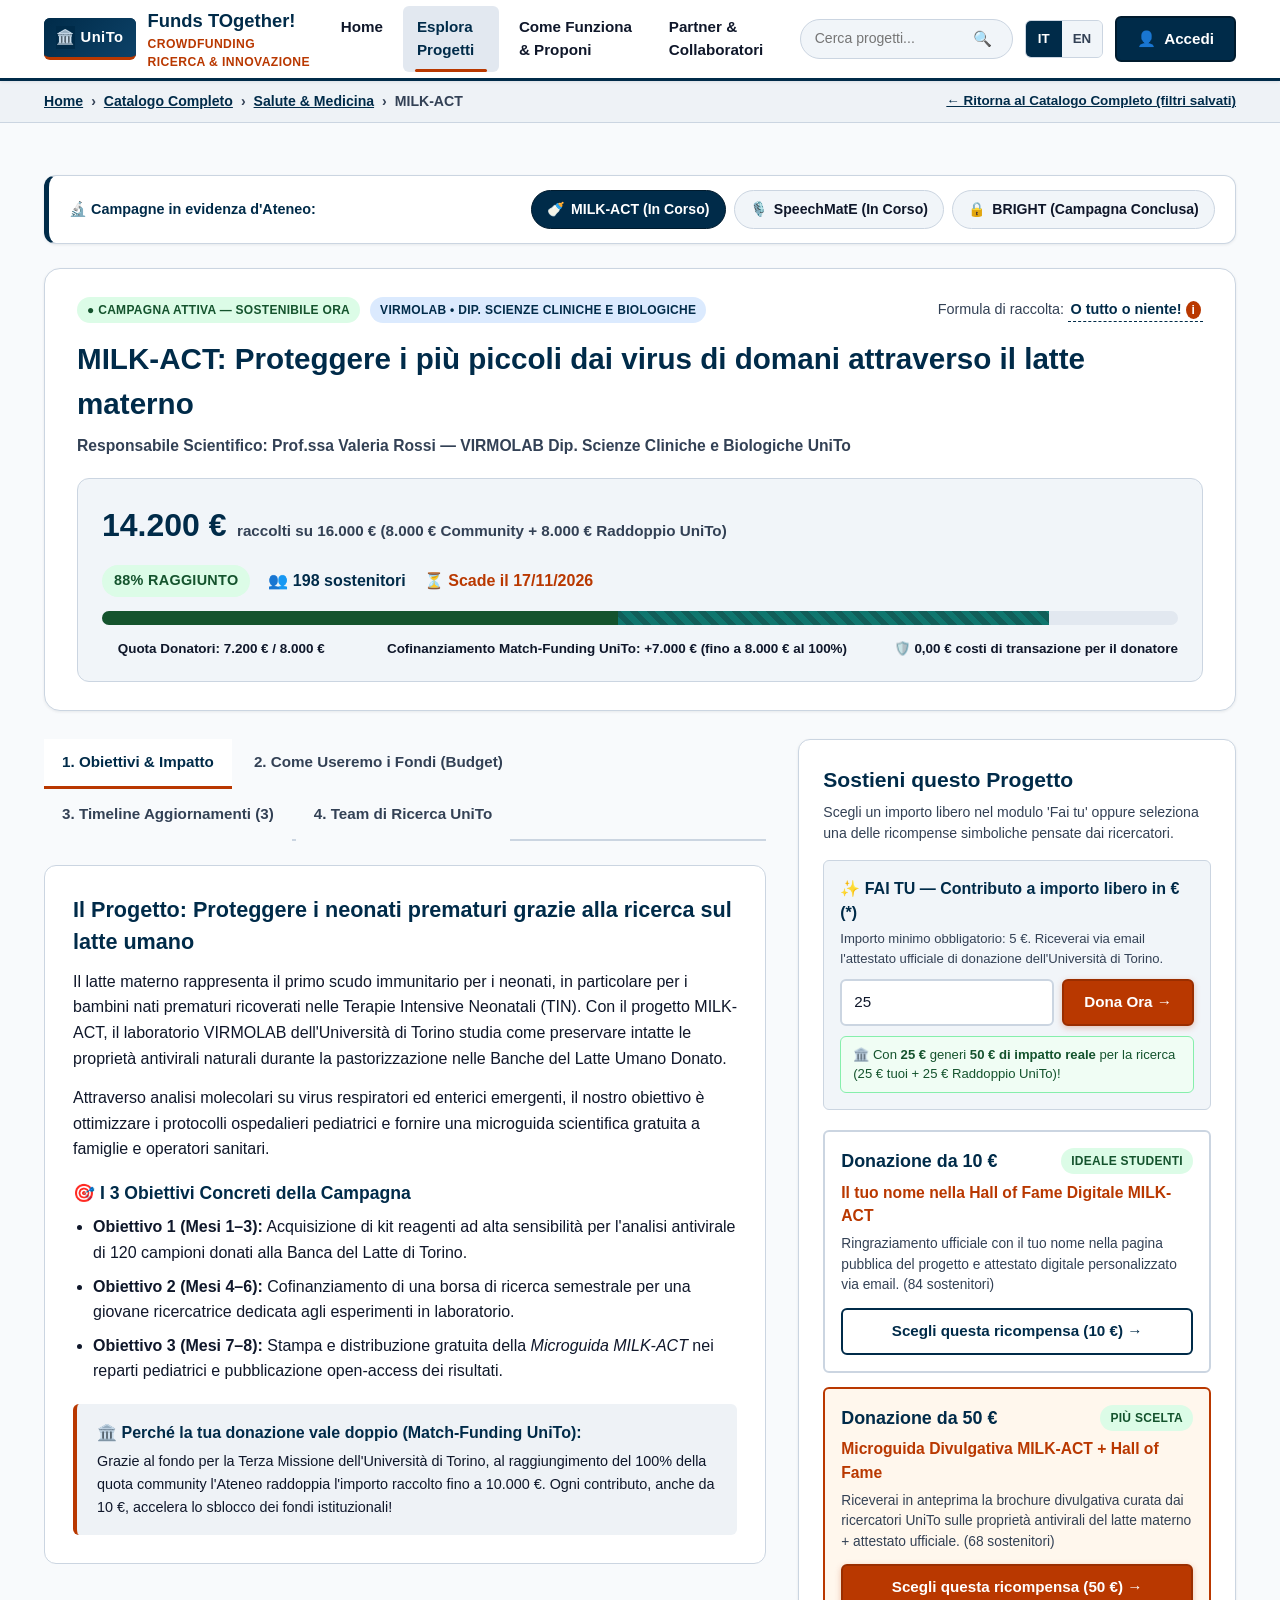
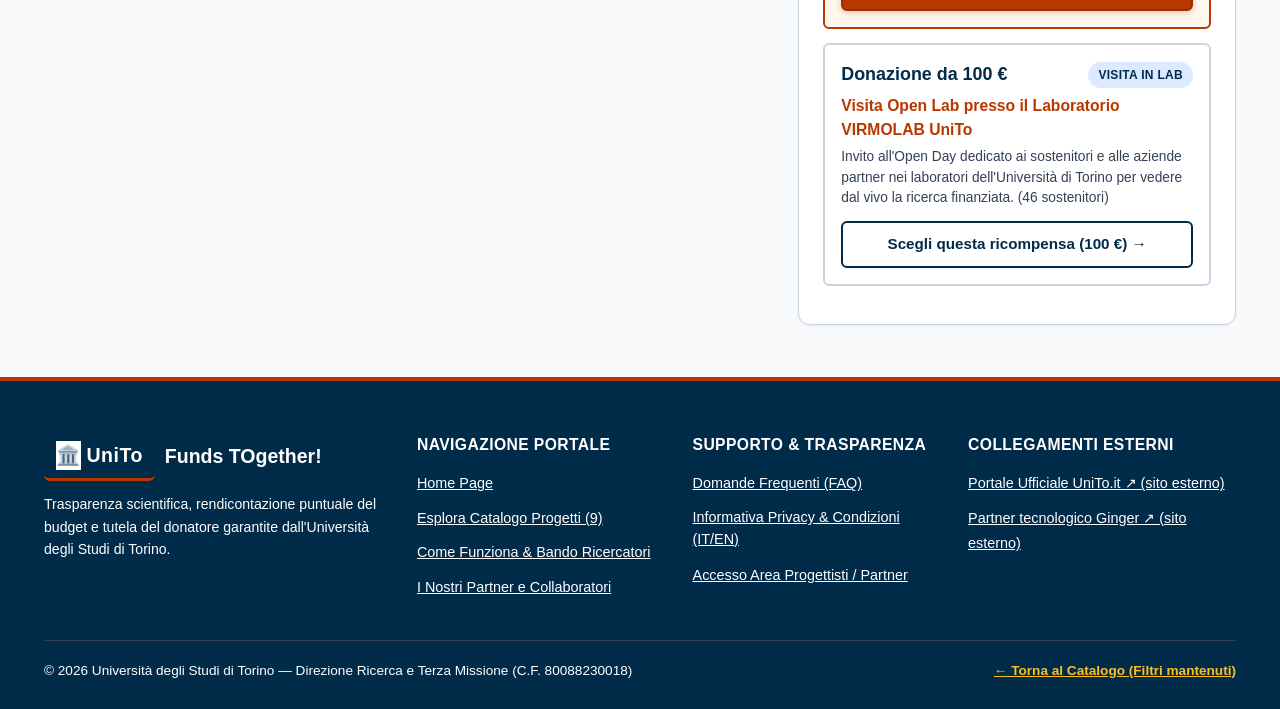
<file: progetto.html>
<!DOCTYPE html>
<html lang="it">
<head>
  <meta charset="UTF-8">
  <meta name="viewport" content="width=device-width, initial-scale=1.0">
  <title>Scheda Dettaglio Progetto | UniTo Crowd — Funds TOgether</title>
  <meta name="description" content="Scheda ufficiale di dettaglio del progetto di ricerca dell'Università degli Studi di Torino (Funds TOgether): obiettivi scientifici, rendicontazione budget, timeline e ricompense.">
  <link rel="canonical" href="https://tumolo25.github.io/miei-codici-html/progetto.html">
  <meta property="og:type" content="article">
  <meta property="og:title" content="Scheda Dettaglio Progetto | UniTo Crowd — Funds TOgether">
  <meta property="og:description" content="Consulta obiettivi, ripartizione trasparente del budget, timeline di laboratorio e sostieni la ricerca UniTo con il raddoppio fondi Match-Funding 2x.">
  <meta property="og:url" content="https://tumolo25.github.io/miei-codici-html/progetto.html">
  <meta property="og:updated_time" content="2026-11-16T09:00:00Z">
  <meta property="article:modified_time" content="2026-11-16T09:00:00Z">
  <link rel="stylesheet" href="style.css">
  <script type="application/ld+json">
  {
    "@context": "https://schema.org",
    "@graph": [
      {
        "@type": "WebPage",
        "@id": "https://tumolo25.github.io/miei-codici-html/progetto.html#webpage",
        "url": "https://tumolo25.github.io/miei-codici-html/progetto.html",
        "name": "Scheda Dettaglio Progetto — UniTo Crowd Funds TOgether",
        "inLanguage": "it-IT",
        "dateModified": "2026-11-16"
      },
      {
        "@type": "BreadcrumbList",
        "itemListElement": [
          {
            "@type": "ListItem",
            "position": 1,
            "name": "Home",
            "item": "https://tumolo25.github.io/miei-codici-html/index.html"
          },
          {
            "@type": "ListItem",
            "position": 2,
            "name": "Esplora Catalogo Progetti",
            "item": "https://tumolo25.github.io/miei-codici-html/catalogo.html"
          },
          {
            "@type": "ListItem",
            "position": 3,
            "name": "MILK-ACT",
            "item": "https://tumolo25.github.io/miei-codici-html/progetto.html?proj=milk-act"
          }
        ]
      }
    ]
  }
  </script>
  <style>
    /* Stili specifici per la Scheda Dettaglio Progetto (esadecimali espliciti senza var() per W3C CSS e MAUVE++) */
    .campaign-quick-nav {
      background-color: #ffffff;
      color: #0f172a;
      border: 1px solid #cbd5e1;
      border-left: 5px solid #002b49;
      border-radius: 12px;
      padding: 0.875rem 1.25rem;
      margin-bottom: 1.5rem;
      display: flex;
      justify-content: space-between;
      align-items: center;
      flex-wrap: wrap;
      gap: 0.75rem;
      box-shadow: 0 1px 3px rgba(15, 23, 42, 0.08);
    }
    .quick-nav-label,
    .quick-nav-label span {
      background-color: #ffffff;
      color: #002b49;
      font-size: 0.9rem;
      font-weight: 700;
      line-height: 1.5;
    }
    .breadcrumbs-back-link {
      background-color: #eef2f6;
      color: #002b49;
      font-size: 0.84rem;
      font-weight: 700;
      line-height: 1.5;
      text-decoration: underline;
    }
    .breadcrumbs-back-link:hover {
      color: #b93800;
    }
    .project-hero-card {
      background-color: #ffffff;
      color: #0f172a;
      border: 1px solid #cbd5e1;
      border-radius: 16px;
      padding: 1.75rem 2rem;
      margin-bottom: 1.75rem;
      box-shadow: 0 1px 3px rgba(15, 23, 42, 0.08);
    }
    .project-meta-top {
      display: flex;
      justify-content: space-between;
      align-items: center;
      flex-wrap: wrap;
      gap: 0.75rem;
      margin-bottom: 0.875rem;
      background-color: #ffffff;
      color: #0f172a;
    }
    .meta-badges-group {
      display: flex;
      align-items: center;
      gap: 0.625rem;
      flex-wrap: wrap;
      background-color: #ffffff;
    }
    .badge-info-soft {
      background-color: #dbeafe;
      color: #002b49;
    }
    .funding-rule-box {
      font-size: 0.9rem;
      line-height: 1.5;
      background-color: #ffffff;
      color: #334155;
    }
    .proj-main-title {
      background-color: #ffffff;
      color: #002b49;
      font-size: 1.85rem;
      line-height: 1.5;
      margin-bottom: 0.5rem;
    }
    .proj-main-dept {
      background-color: #ffffff;
      color: #334155;
      font-weight: 600;
      font-size: 0.98rem;
      line-height: 1.5;
    }
    .project-kpi-panel {
      background-color: #f1f5f9;
      color: #0f172a;
      padding: 1.375rem 1.5rem;
      border-radius: 12px;
      border: 1px solid #cbd5e1;
      margin-top: 1.25rem;
    }
    .kpi-numbers-row {
      display: flex;
      justify-content: space-between;
      align-items: baseline;
      flex-wrap: wrap;
      gap: 1rem;
      background-color: #f1f5f9;
    }
    .proj-raised-val {
      font-size: 2rem;
      font-weight: 800;
      line-height: 1.5;
      background-color: #f1f5f9;
      color: #002b49;
    }
    .proj-goal-val {
      font-size: 0.95rem;
      line-height: 1.5;
      background-color: #f1f5f9;
      color: #334155;
      margin-left: 0.375rem;
      font-weight: 600;
    }
    .kpi-stats-pills {
      display: flex;
      gap: 1.125rem;
      align-items: center;
      flex-wrap: wrap;
      font-weight: 700;
      line-height: 1.5;
      background-color: #f1f5f9;
    }
    .proj-pct-pill {
      font-size: 0.9rem;
      padding: 0.35rem 0.75rem;
      line-height: 1.5;
    }
    .proj-donors-text {
      background-color: #f1f5f9;
      color: #002b49;
      line-height: 1.5;
    }
    .proj-days-text {
      background-color: #f1f5f9;
      color: #b93800;
      line-height: 1.5;
    }
    .proj-bar-large {
      height: 0.875rem;
      margin: 0.875rem 0;
    }
    .proj-legend-row {
      font-size: 0.84rem;
      line-height: 1.5;
      background-color: #f1f5f9;
      color: #334155;
      flex-wrap: wrap;
      gap: 0.75rem;
    }
    .proj-legend-row span,
    .proj-legend-row strong {
      background-color: #f1f5f9;
      color: #0f172a;
    }
    /* Tab e Contenuti */
    .tab-heading {
      background-color: #ffffff;
      color: #002b49;
      font-size: 1.35rem;
      line-height: 1.5;
      margin-bottom: 0.625rem;
    }
    .tab-subtext {
      background-color: #ffffff;
      color: #334155;
      font-size: 0.92rem;
      line-height: 1.6;
      margin-bottom: 1.125rem;
    }
    .tab-h3 {
      background-color: #ffffff;
      color: #002b49;
      font-size: 1.1rem;
      line-height: 1.5;
      margin-bottom: 0.5rem;
    }
    .story-goals-ul {
      padding-left: 1.25rem;
      display: flex;
      flex-direction: column;
      gap: 0.5rem;
      margin-bottom: 1.25rem;
      background-color: #ffffff;
      color: #0f172a;
      line-height: 1.6;
    }
    .match-callout-box {
      background-color: #eef2f6;
      color: #0f172a;
      padding: 1rem 1.25rem;
      border-radius: 6px;
      border-left: 4px solid #b93800;
    }
    .match-callout-box strong,
    .match-callout-box span {
      background-color: #eef2f6;
      color: #002b49;
      line-height: 1.5;
    }
    .match-callout-box p {
      background-color: #eef2f6;
      color: #0f172a;
      font-size: 0.9rem;
      line-height: 1.6;
      margin-top: 0.25rem;
    }
    /* Barra Grafica Impilata del Budget (Tab 2) */
    .budget-visual-box {
      background-color: #f1f5f9;
      color: #0f172a;
      border: 1px solid #cbd5e1;
      border-radius: 12px;
      padding: 1.25rem;
      margin-bottom: 1.375rem;
    }
    .budget-box-title,
    .budget-box-title span {
      font-size: 0.9rem;
      line-height: 1.5;
      background-color: #f1f5f9;
      color: #002b49;
      font-weight: 700;
    }
    .budget-stacked-bar {
      min-height: 2em;
      width: 100%;
      background-color: #e2e8f0;
      border-radius: 8px;
      overflow: hidden;
      display: flex;
      margin: 0.75rem 0;
    }
    .b-seg {
      min-height: 2em;
      display: flex;
      align-items: center;
      justify-content: center;
      color: #ffffff;
      font-size: 0.82rem;
      font-weight: 800;
      line-height: 1.5;
      transition: width 0.4s ease;
    }
    .b-seg-1 {
      background-color: #002b49;
      color: #ffffff;
    }
    .b-seg-2 {
      background-color: #0f766e;
      color: #ffffff;
    }
    .b-seg-3 {
      background-color: #b93800;
      color: #ffffff;
    }
    .budget-legend-row {
      display: flex;
      flex-wrap: wrap;
      gap: 1.125rem;
      font-size: 0.85rem;
      font-weight: 600;
      line-height: 1.5;
      background-color: #f1f5f9;
      color: #0f172a;
    }
    .budget-legend-row span {
      background-color: #f1f5f9;
      color: #0f172a;
    }
    .dot-navy { background-color: #002b49; }
    .dot-teal { background-color: #0f766e; }
    .dot-orange { background-color: #b93800; }
    .table-caption-visible {
      text-align: left;
      font-weight: 700;
      font-size: 0.92rem;
      line-height: 1.5;
      color: #002b49;
      background-color: #ffffff;
      padding-bottom: 0.5rem;
    }
    .data-table tbody th {
      background-color: #ffffff;
      color: #002b49;
      font-weight: 700;
    }
    .data-table tfoot th,
    .data-table tfoot td {
      background-color: #f1f5f9;
      color: #002b49;
      font-weight: 800;
      border-top: 2px solid #002b49;
    }
    .overfunding-note,
    .overfunding-note span {
      font-size: 0.85rem;
      line-height: 1.5;
      background-color: #ffffff;
      color: #334155;
      margin-top: 1rem;
    }
    /* Timeline e Team */
    .timeline-top-row {
      display: flex;
      justify-content: space-between;
      align-items: center;
      margin-bottom: 0.875rem;
      flex-wrap: wrap;
      gap: 0.625rem;
      background-color: #ffffff;
    }
    .update-date {
      font-size: 0.84rem;
      font-weight: 700;
      line-height: 1.5;
      background-color: #f8fafc;
      color: #334155;
    }
    .update-title {
      background-color: #f8fafc;
      color: #002b49;
      font-size: 1.06rem;
      line-height: 1.5;
      margin-bottom: 0.375rem;
    }
    .update-text {
      background-color: #f8fafc;
      color: #0f172a;
      font-size: 0.92rem;
      line-height: 1.6;
    }
    .team-avatar {
      min-width: 2.8em;
      min-height: 2.8em;
      width: 3rem;
      height: 3rem;
      padding: 0.25em;
      border-radius: 50%;
      background-color: #002b49;
      color: #ffffff;
      display: flex;
      align-items: center;
      justify-content: center;
      font-weight: 800;
      font-size: 1rem;
      line-height: 1.5;
      flex-shrink: 0;
    }
    .team-avatar-alt {
      background-color: #0d4268;
      color: #ffffff;
    }
    .team-card-header {
      display: flex;
      align-items: center;
      gap: 0.75rem;
      margin-bottom: 0.625rem;
      background-color: #f1f5f9;
    }
    .team-member-name {
      background-color: #f1f5f9;
      color: #002b49;
      font-size: 1.06rem;
      line-height: 1.5;
    }
    .team-member-bio {
      font-size: 0.86rem;
      line-height: 1.5;
      background-color: #f1f5f9;
      color: #334155;
      margin-bottom: 0.625rem;
    }
    .team-links-col {
      display: flex;
      flex-direction: column;
      gap: 0.25rem;
      background-color: #f1f5f9;
    }
    /* Sidebar, Form Fai Tu e Ricompense */
    .sidebar-title {
      background-color: #ffffff;
      color: #002b49;
      font-size: 1.32rem;
      line-height: 1.5;
      margin-bottom: 0.375rem;
    }
    .sidebar-subtext {
      font-size: 0.88rem;
      line-height: 1.5;
      background-color: #ffffff;
      color: #334155;
      margin-bottom: 1rem;
    }
    .closed-warning-banner {
      background-color: #fef3c7;
      border: 1.5px solid #d97706;
      color: #92400e;
      padding: 0.875rem 1rem;
      border-radius: 6px;
      margin-bottom: 0.875rem;
      font-size: 0.88rem;
      line-height: 1.5;
    }
    .closed-warning-banner strong,
    .closed-warning-banner span {
      background-color: #fef3c7;
      color: #92400e;
    }
    .csr-report-box {
      background-color: #f0f9ff;
      color: #0f172a;
      border: 1.5px solid #7dd3fc;
      border-radius: 6px;
      padding: 1rem;
      margin-bottom: 1.125rem;
    }
    .csr-report-title,
    .csr-report-title span {
      background-color: #f0f9ff;
      color: #002b49;
      display: block;
      margin-bottom: 0.375rem;
      font-size: 0.92rem;
      line-height: 1.5;
    }
    .csr-report-desc {
      font-size: 0.84rem;
      line-height: 1.5;
      background-color: #f0f9ff;
      color: #334155;
      margin-bottom: 0.625rem;
    }
    .custom-pledge-box {
      background-color: #f1f5f9;
      color: #0f172a;
      padding: 1rem;
      border-radius: 6px;
      border: 1.5px solid #cbd5e1;
      margin-bottom: 1.25rem;
      width: 100%;
      max-width: 100%;
    }
    .custom-pledge-label {
      display: block;
      font-weight: 800;
      line-height: 1.5;
      background-color: #f1f5f9;
      color: #002b49;
      margin-bottom: 0.25rem;
      width: 100%;
      max-width: 100%;
    }
    .custom-pledge-label span {
      background-color: #f1f5f9;
      color: #002b49;
    }
    .custom-pledge-help {
      font-size: 0.82rem;
      line-height: 1.5;
      background-color: #f1f5f9;
      color: #334155;
      margin-bottom: 0.625rem;
    }
    .custom-input-flex {
      display: flex;
      flex-wrap: wrap;
      gap: 0.5rem;
      width: 100%;
      max-width: 100%;
    }
    .custom-number-field {
      flex: 1 1 8.5rem;
      min-width: 0;
      max-width: 100%;
    }
    .match-preview-pill {
      background-color: #f0fdf4;
      border: 1px solid #86efac;
      color: #14532d;
      font-size: 0.82rem;
      line-height: 1.5;
      padding: 0.5rem 0.75rem;
      border-radius: 6px;
      margin-top: 0.625rem;
      width: 100%;
      max-width: 100%;
    }
    .match-preview-pill strong,
    .match-preview-pill span {
      background-color: #f0fdf4;
      color: #14532d;
    }
    .match-preview-pill.disabled-pill,
    .match-preview-pill.disabled-pill strong,
    .match-preview-pill.disabled-pill span {
      background-color: #f1f5f9;
      border-color: #cbd5e1;
      color: #334155;
    }
    .reward-top-row {
      display: flex;
      justify-content: space-between;
      align-items: center;
      margin-bottom: 0.375rem;
    }
    .reward-price-tag {
      font-size: 1.12rem;
      line-height: 1.5;
      color: #002b49;
    }
    .reward-card-title {
      font-size: 0.98rem;
      line-height: 1.5;
      color: #b93800;
      margin-bottom: 0.375rem;
    }
    .reward-card-desc {
      font-size: 0.86rem;
      line-height: 1.5;
      color: #334155;
      margin-bottom: 0.75rem;
    }
    .footer-top-anchor {
      background-color: #002b49;
      color: #fbbf24;
      font-weight: 700;
      line-height: 1.5;
      text-decoration: underline;
    }
    .footer-top-anchor:hover {
      color: #ffffff;
    }
  </style>
</head>
<body>

  <!-- Skip-link per accessibilità da tastiera (WCAG 2.2 - 2.4.1) -->
  <a href="#main-content" class="skip-link" data-it="Salta al dettaglio del progetto" data-en="Skip to project details">Salta al dettaglio del progetto</a>

  <!-- HEADER ISTITUZIONALE UNIFICATO STICKY -->
  <header class="site-header">
    <div class="container header-inner">
      <a href="index.html" class="brand-logo">
        <span class="brand-badge"><span aria-hidden="true">🏛️</span> UniTo</span>
        <span>
          <span lang="en">Funds TOgether!</span>
          <span class="brand-sub" data-it="Crowdfunding Ricerca &amp; Innovazione" data-en="Research &amp; Innovation Crowdfunding">Crowdfunding Ricerca &amp; Innovazione</span>
        </span>
      </a>

      <nav class="main-nav" aria-label="Menu Principale">
        <ul>
          <li><a href="index.html#hero-main-title" data-it="Home" data-en="Home">Home</a></li>
          <li><a href="catalogo.html" class="active" data-it="Esplora Progetti" data-en="Explore Projects">Esplora Progetti</a></li>
          <li><a href="proponi.html" data-it="Come Funziona &amp; Proponi" data-en="How It Works &amp; Apply">Come Funziona &amp; Proponi</a></li>
          <li><a href="partner.html" data-it="Partner &amp; Collaboratori" data-en="Partners &amp; Network">Partner &amp; Collaboratori</a></li>
        </ul>
      </nav>

      <div class="header-actions">
        <form id="header-search-form" class="header-search" action="catalogo.html" method="get">
          <label for="header-search-input" class="sr-only" data-it="Cerca progetti nel portale" data-en="Search projects in the portal">Cerca progetti nel portale</label>
          <input type="search" id="header-search-input" name="q" autocomplete="off"
                 placeholder="Cerca progetti..."
                 data-placeholder-it="Cerca progetti..."
                 data-placeholder-en="Search projects...">
          <button type="submit">
            <span aria-hidden="true">🔍</span>
            <span class="sr-only" data-it="Avvia ricerca" data-en="Submit search">Avvia ricerca</span>
          </button>
        </form>

        <div class="lang-switch">
          <button type="button" class="lang-btn active" data-lang="it" aria-pressed="true">
            IT<span class="sr-only"> (Italiano)</span>
          </button>
          <button type="button" class="lang-btn" data-lang="en" aria-pressed="false">
            EN<span class="sr-only"> (English)</span>
          </button>
        </div>

        <button type="button" class="btn btn-secondary" data-open-login>
          <span aria-hidden="true">👤</span>
          <span data-it="Accedi" data-en="Sign In">Accedi</span>
        </button>
      </div>
    </div>
  </header>

  <!-- BARRA DI ORIENTAMENTO BREADCRUMBS (Con URL e testi distinti per WAVE e AChecker) -->
  <nav class="breadcrumbs-bar" aria-label="Percorso di navigazione">
    <div class="container breadcrumbs-inner">
      <ol class="breadcrumbs-list">
        <li><a href="index.html#main-content" data-it="Home" data-en="Home">Home</a></li>
        <li><a href="catalogo.html#catalog-projects-grid" data-it="Catalogo Completo" data-en="Full Catalog">Catalogo Completo</a></li>
        <li><a href="catalogo.html?cat=salute" id="proj-breadcrumb-cat" data-it="Salute &amp; Medicina" data-en="Health &amp; Medicine">Salute &amp; Medicina</a></li>
        <li class="current" id="proj-breadcrumb-name" aria-current="page">MILK-ACT</li>
      </ol>
      <a href="catalogo.html?from=progetto" class="breadcrumbs-back-link"
         data-it="← Ritorna al Catalogo Completo (filtri salvati)" data-en="← Return to Full Catalog (filters saved)">
        ← Ritorna al Catalogo Completo (filtri salvati)
      </a>
    </div>
  </nav>

  <main id="main-content" class="section" tabindex="-1">
    <div class="container" id="project-detail-page">

      <!-- NAVIGAZIONE RAPIDA TRA LE CAMPAGNE IN EVIDENZA D'ATENEO -->
      <nav class="campaign-quick-nav" aria-label="Navigazione rapida tra le campagne principali dell'Ateneo">
        <div class="quick-nav-label">
          <span aria-hidden="true">🔬</span>
          <span data-it="Campagne in evidenza d'Ateneo:" data-en="Featured University Campaigns:">
            Campagne in evidenza d'Ateneo:
          </span>
        </div>
        <div class="filter-pills">
          <button type="button" class="pill-btn active" data-switch-project="milk-act" aria-pressed="true">
            <span aria-hidden="true">🍼</span> <span data-it="MILK-ACT (In Corso)" data-en="MILK-ACT (Active)">MILK-ACT (In Corso)</span>
          </button>
          <button type="button" class="pill-btn" data-switch-project="speechmate" aria-pressed="false">
            <span aria-hidden="true">🎙️</span> <span data-it="SpeechMatE (In Corso)" data-en="SpeechMatE (Active)">SpeechMatE (In Corso)</span>
          </button>
          <button type="button" class="pill-btn" data-switch-project="bright" aria-pressed="false">
            <span aria-hidden="true">🔒</span> <span data-it="BRIGHT (Campagna Conclusa)" data-en="BRIGHT (Completed)">BRIGHT (Campagna Conclusa)</span>
          </button>
        </div>
      </nav>

      <!-- INTESTAZIONE SCHEDA PROGETTO E BARRA DI AVANZAMENTO DUAL-COLOR -->
      <section class="project-hero-card">
        <div class="project-meta-top">
          <div class="meta-badges-group">
            <span id="proj-status-badge" class="badge badge-active">● Campagna Attiva — Sostenibile Ora</span>
            <span id="proj-dept-badge" class="badge badge-info-soft">VIRMOLAB • Dip. Scienze Cliniche e Biologiche</span>
          </div>
          <div class="funding-rule-box">
            <span data-it="Formula di raccolta: " data-en="Funding rule: ">Formula di raccolta: </span>
            <button type="button" class="term-tooltip"
                    data-tooltip="Regola 'O tutto o niente': la campagna riceve i fondi (e sblocca il raddoppio UniTo) solo se raggiunge almeno il 100% dell'obiettivo entro la scadenza; altrimenti ogni donatore viene rimborsato integralmente."
                    data-tooltip-it="Regola 'O tutto o niente': la campagna riceve i fondi (e sblocca il raddoppio UniTo) solo se raggiunge almeno il 100% dell'obiettivo entro la scadenza; altrimenti ogni donatore viene rimborsato integralmente."
                    data-tooltip-en="'All-or-Nothing' rule: the campaign receives the funds (and unlocks the UniTo match) only if it reaches at least 100% of its goal by the deadline; otherwise every backer receives a full refund.">
              <span data-it="O tutto o niente!" data-en="All-or-Nothing!">O tutto o niente!</span><span class="sr-only">: </span>
              <span class="info-badge" aria-hidden="true">i</span>
            </button>
          </div>
        </div>

        <h1 id="proj-title" class="proj-main-title">
          MILK-ACT: Proteggere i più piccoli dai virus di domani attraverso il latte materno
        </h1>
        <p id="proj-dept" class="proj-main-dept">
          Responsabile Scientifico: Prof.ssa Valeria Rossi — VIRMOLAB Dip. Scienze Cliniche e Biologiche UniTo
        </p>

        <!-- Pannello Avanzamento Raccolta + Quota Match-Funding UniTo -->
        <div class="project-kpi-panel">
          <div class="kpi-numbers-row">
            <div>
              <span id="proj-raised" class="proj-raised-val">14.200 €</span>
              <span id="proj-goal" class="proj-goal-val">
                raccolti su 16.000 € (8.000 € Community + 8.000 € Raddoppio UniTo)
              </span>
            </div>
            <div class="kpi-stats-pills">
              <span id="proj-pct-badge" class="badge badge-active proj-pct-pill">88% Raggiunto</span>
              <span id="proj-donors" class="proj-donors-text">👥 198 sostenitori</span>
              <span id="proj-days" class="proj-days-text">⏳ Scade il 17/11/2026</span>
            </div>
          </div>

          <div id="proj-main-progressbar" class="progress-bar-bg proj-bar-large" aria-hidden="true">
            <div id="proj-bar-fill" class="progress-bar-fill" style="width:48%;"></div>
            <div id="proj-bar-match" class="progress-bar-match" style="width:40%;"></div>
          </div>

          <div class="progress-legend proj-legend-row">
            <span>
              <span class="dot dot-comm" aria-hidden="true"></span>
              <strong id="proj-comm-detail">Quota Donatori: 7.200 € / 8.000 €</strong>
            </span>
            <span>
              <span class="dot dot-match" aria-hidden="true"></span>
              <strong id="proj-match-detail">Cofinanziamento Match-Funding UniTo: +7.000 € (fino a 8.000 € al 100%)</strong>
            </span>
            <span>
              <span aria-hidden="true">🛡️</span>
              <span data-it="0,00 € costi di transazione per il donatore" data-en="€0.00 transaction fees for backers">0,00 € costi di transazione per il donatore</span>
            </span>
          </div>
        </div>
      </section>

      <!-- LAYOUT A 2 COLONNE: 4 TAB APPROFONDITI (SINISTRA) + SIDEBAR RICOMPENSE (DESTRA) -->
      <div class="project-layout">

        <!-- COLONNA SINISTRA: CONTENUTI STRUTTURATI CON WAI-ARIA TAB PATTERN COMPLETO -->
        <div>
          <div class="tabs-nav" role="tablist">
            <button type="button" id="btn-tab-obiettivi" class="tab-btn active" data-tab="tab-obiettivi"
                    role="tab" aria-selected="true" aria-controls="tab-obiettivi"
                    data-it="1. Obiettivi &amp; Impatto" data-en="1. Goals &amp; Impact">1. Obiettivi &amp; Impatto</button>
            <button type="button" id="btn-tab-budget" class="tab-btn" data-tab="tab-budget"
                    role="tab" aria-selected="false" aria-controls="tab-budget"
                    data-it="2. Come Useremo i Fondi (Budget)" data-en="2. How We Use Funds (Budget)">2. Come Useremo i Fondi (Budget)</button>
            <button type="button" id="btn-tab-aggiornamenti" class="tab-btn" data-tab="tab-aggiornamenti"
                    role="tab" aria-selected="false" aria-controls="tab-aggiornamenti"
                    data-it="3. Timeline Aggiornamenti (3)" data-en="3. Updates Timeline (3)">3. Timeline Aggiornamenti (3)</button>
            <button type="button" id="btn-tab-team" class="tab-btn" data-tab="tab-team"
                    role="tab" aria-selected="false" aria-controls="tab-team"
                    data-it="4. Team di Ricerca UniTo" data-en="4. UniTo Research Team">4. Team di Ricerca UniTo</button>
          </div>

          <!-- TAB 1: OBIETTIVI SCIENTIFICI E RICADUTA CONCRETA -->
          <section id="tab-obiettivi" class="tab-panel active" role="tabpanel" tabindex="0">
            <h2 id="story-heading" class="tab-heading">
              Il Progetto: Proteggere i neonati prematuri grazie alla ricerca sul latte umano
            </h2>
            <p id="story-p1" style="margin-bottom:0.875rem;">
              Il latte materno rappresenta il primo scudo immunitario per i neonati, in particolare per i bambini nati prematuri ricoverati nelle Terapie Intensive Neonatali (TIN). Con il progetto <strong>MILK-ACT</strong>, il laboratorio VIRMOLAB dell'Università di Torino studia come preservare intatte le vescicole extracellulari e le proteine antivirali durante i processi di pastorizzazione delle Banche del Latte Umano Donato.
            </p>
            <p id="story-p2" style="margin-bottom:1.125rem;">
              Attraverso test virologici non invasivi su virus respiratori ed enterici emergenti, il nostro obiettivo è ottimizzare i protocolli ospedalieri torinesi e pubblicare una microguida scientifica aperta a tutte le famiglie e al personale sanitario.
            </p>

            <h3 class="tab-h3">
              <span aria-hidden="true">🎯</span> <span data-it="I 3 Obiettivi Concreti della Campagna" data-en="The 3 Concrete Campaign Milestones">I 3 Obiettivi Concreti della Campagna</span>
            </h3>
            <ul id="story-goals-list" class="story-goals-ul">
              <li><strong>Obiettivo 1 (Mesi 1–3):</strong> Acquisizione di kit reagenti ad alta sensibilità per l'analisi antivirale di 120 campioni donati alla Banca del Latte di Torino.</li>
              <li><strong>Obiettivo 2 (Mesi 4–6):</strong> Cofinanziamento di una borsa di ricerca semestrale per una giovane ricercatrice precaria dedicata agli esperimenti in laboratorio.</li>
              <li><strong>Obiettivo 3 (Mesi 7–8):</strong> Stampa e distribuzione gratuita della <em>Microguida MILK-ACT</em> nei reparti pediatrici e pubblicazione <span lang="en">open-access</span> dei risultati.</li>
            </ul>

            <div class="match-callout-box">
              <strong><span aria-hidden="true">🏛️</span> <span data-it="Perché la tua donazione vale doppio (Match-Funding UniTo):" data-en="Why your donation counts double (UniTo Match-Funding):">Perché la tua donazione vale doppio (Match-Funding UniTo):</span></strong>
              <p data-it="Grazie al fondo per la Terza Missione dell'Università di Torino, al raggiungimento del 100% della quota community l'Ateneo raddoppia l'importo raccolto fino a 10.000 €. Ogni contributo, anche da 10 €, accelera lo sblocco dei fondi istituzionali!"
                 data-en="Thanks to the University of Turin's Third Mission fund, upon reaching 100% of the community target, the University doubles the amount raised up to €10,000. Every contribution, even €10, accelerates unlocking institutional funds!">
                Grazie al fondo per la Terza Missione dell'Università di Torino, al raggiungimento del 100% della quota community l'Ateneo raddoppia l'importo raccolto fino a 10.000 €. Ogni contributo, anche da 10 €, accelera lo sblocco dei fondi istituzionali!
              </p>
            </div>
          </section>

          <!-- TAB 2: BUDGET VISUALE E TABELLA DI RENDICONTAZIONE (Completa di colgroup, thead, tbody, tfoot) -->
          <section id="tab-budget" class="tab-panel" role="tabpanel" tabindex="0">
            <h2 class="tab-heading" data-it="Trasparenza Finanziaria: Come useremo i fondi raccolti" data-en="Financial Transparency: How we will use the funds raised">
              Trasparenza Finanziaria: Come useremo i fondi raccolti
            </h2>
            <p class="tab-subtext"
               data-it="Ogni euro raccolto viene gestito direttamente dal Dipartimento universitario proponente senza intermediari privati. Ecco la ripartizione visiva e analitica delle voci di spesa:"
               data-en="Every euro raised is managed directly by the proposing University Department. Here is the visual and analytical breakdown of expenditure items:">
              Ogni euro raccolto viene gestito direttamente dal Dipartimento universitario proponente senza intermediari privati. Ecco la ripartizione visiva e analitica delle voci di spesa:
            </p>

            <!-- Barra Grafica Impilata del Budget -->
            <div class="budget-visual-box">
              <strong class="budget-box-title">
                <span aria-hidden="true">📊</span> <span data-it="Ripartizione Percentuale del Budget di Progetto:" data-en="Percentage Breakdown of Project Budget:">Ripartizione Percentuale del Budget di Progetto:</span>
              </strong>
              <div class="budget-stacked-bar" aria-hidden="true">
                <div id="b-bar-1" class="b-seg b-seg-1" style="width:45%;">45%</div>
                <div id="b-bar-2" class="b-seg b-seg-2" style="width:40%;">40%</div>
                <div id="b-bar-3" class="b-seg b-seg-3" style="width:15%;">15%</div>
              </div>
              <div class="budget-legend-row">
                <span><span class="dot dot-navy" aria-hidden="true"></span><span id="b-leg-1">Strumentazione &amp; Reagenti (45%)</span></span>
                <span><span class="dot dot-teal" aria-hidden="true"></span><span id="b-leg-2">Borse Giovani Ricercatori (40%)</span></span>
                <span><span class="dot dot-orange" aria-hidden="true"></span><span id="b-leg-3">Divulgazione &amp; Open Science (15%)</span></span>
              </div>
            </div>

            <table class="data-table">
              <caption class="table-caption-visible" data-it="Prospetto analitico delle voci di spesa del budget di progetto" data-en="Analytical breakdown of project budget expenditure items">
                Prospetto analitico delle voci di spesa del budget di progetto
              </caption>
              <colgroup>
                <col>
                <col>
                <col>
                <col>
              </colgroup>
              <thead>
                <tr>
                  <th scope="col" data-it="Voce di Spesa" data-en="Budget Item">Voce di Spesa</th>
                  <th scope="col" data-it="Descrizione Operativa e Laboratorio" data-en="Operational Description &amp; Lab">Descrizione Operativa e Laboratorio</th>
                  <th scope="col" data-it="Quota %" data-en="Share %">Quota %</th>
                  <th scope="col" data-it="Importo" data-en="Amount">Importo</th>
                </tr>
              </thead>
              <tbody id="budget-table-body">
                <tr>
                  <td><strong><span aria-hidden="true">🧪</span> Reagenti e Kit Antivirali</strong></td>
                  <td>Materiali di consumo sterili, colture cellulari e kit ELISA per l'analisi dei campioni di latte</td>
                  <td><strong>45%</strong></td>
                  <td><strong>7.200 €</strong></td>
                </tr>
                <tr>
                  <td><strong><span aria-hidden="true">👩‍🔬</span> Borsa di Ricerca Dedicata</strong></td>
                  <td>Cofinanziamento semestrale per giovane assegnista presso il laboratorio VIRMOLAB UniTo</td>
                  <td><strong>40%</strong></td>
                  <td><strong>6.400 €</strong></td>
                </tr>
                <tr>
                  <td><strong><span aria-hidden="true">📖</span> Microguida &amp; Open Access</strong></td>
                  <td>Stampa brochure divulgativa per le famiglie dei reparti TIN e pubblicazione scientifica aperta</td>
                  <td><strong>15%</strong></td>
                  <td><strong>2.400 €</strong></td>
                </tr>
              </tbody>
              <tfoot>
                <tr>
                  <td colspan="2"><strong data-it="Totale Budget Certificato d'Ateneo (Community + Match-Funding UniTo)" data-en="Total Certified University Budget (Community + UniTo Match-Funding)">Totale Budget Certificato d'Ateneo (Community + Match-Funding UniTo)</strong></td>
                  <td><strong>100%</strong></td>
                  <td><strong id="budget-total-cell">16.000 €</strong></td>
                </tr>
              </tfoot>
            </table>

            <p class="overfunding-note">
              <span aria-hidden="true">💡</span>
              <span data-it="Politica di Overfunding: qualora la raccolta superi il 100% dell'obiettivo (come avvenuto per il progetto BRIGHT al 221%), tutti i fondi extra vengono destinati all'estensione del campione sperimentale e rendicontati nella Timeline degli Aggiornamenti."
                    data-en="Overfunding Policy: if the campaign exceeds 100% of its goal (as seen in the BRIGHT project at 221%), all extra funds are allocated to expanding the experimental sample and reported in the Updates Timeline.">
                Politica di Overfunding: qualora la raccolta superi il 100% dell'obiettivo (come avvenuto per il progetto BRIGHT al 221%), tutti i fondi extra vengono destinati all'estensione del campione sperimentale e rendicontati nella Timeline degli Aggiornamenti.
              </span>
            </p>
          </section>

          <!-- TAB 3: TIMELINE AGGIORNAMENTI STRUTTURATA -->
          <section id="tab-aggiornamenti" class="tab-panel" role="tabpanel" tabindex="0">
            <div class="timeline-top-row">
              <h2 class="tab-heading" style="margin-bottom:0;" data-it="Timeline Cronologica degli Aggiornamenti" data-en="Chronological Project Updates Timeline">
                Timeline Cronologica degli Aggiornamenti
              </h2>
              <span class="badge badge-active"><span aria-hidden="true">✓</span> <span data-it="Aggiornamenti Certificati dal Laboratorio" data-en="Certified Laboratory Updates">Aggiornamenti Certificati dal Laboratorio</span></span>
            </div>
            <p class="tab-subtext"
               data-it="Segui in ordine cronologico tutte le tappe raggiunte dal gruppo di ricerca e l'impiego effettivo dei fondi raccolti:"
               data-en="Track in chronological order all milestones achieved by the research team and actual usage of raised funds:">
              Segui in ordine cronologico tutte le tappe raggiunte dal gruppo di ricerca e l'impiego effettivo dei fondi raccolti:
            </p>

            <div id="timeline-container" class="timeline-list">
              <article class="update-card">
                <div class="update-header">
                  <span class="badge badge-active">Milestone #3 • Avanzamento Sperimentale</span>
                  <time datetime="2026-10-28" class="update-date">28 Ottobre 2026</time>
                </div>
                <h3 class="update-title">
                  Raggiunto l'88% del budget e completata la validazione dei primi 60 campioni!
                </h3>
                <p class="update-text">
                  Grazie a 198 sostenitori siamo a un passo dallo sblocco del raddoppio UniTo. In laboratorio abbiamo completato la prima serie di test spettrometrici e avviato la stesura grafica della <em>Microguida MILK-ACT</em> che verrà inviata a tutti i donatori.
                </p>
              </article>

              <article class="update-card">
                <div class="update-header">
                  <span class="badge badge-info-soft">Milestone #2 • Estensione Aziende Partner</span>
                  <time datetime="2026-10-14" class="update-date">14 Ottobre 2026</time>
                </div>
                <h3 class="update-title">
                  Nuova sinergia con le Banche del Latte del Piemonte e partner CSR
                </h3>
                <p class="update-text">
                  Alcune imprese e fondazioni del territorio hanno aderito al cofinanziamento della campagna per sostenere l'acquisto dei reagenti antivirali di ultima generazione.
                </p>
              </article>

              <article class="update-card">
                <div class="update-header">
                  <span class="badge badge-closed">Milestone #1 • Avvio Campagna</span>
                  <time datetime="2026-10-01" class="update-date">1 Ottobre 2026</time>
                </div>
                <h3 class="update-title">
                  Progetto selezionato dal Bando Funds TOgether IV Edizione
                </h3>
                <p class="update-text">
                  Dopo la validazione della Commissione Scientifica d'Ateneo, la campagna è ufficialmente online con idoneità al <span lang="en">Match-Funding</span> UniTo.
                </p>
              </article>
            </div>
          </section>

          <!-- TAB 4: TEAM DI RICERCA UNITO -->
          <section id="tab-team" class="tab-panel" role="tabpanel" tabindex="0">
            <h2 class="tab-heading" data-it="Il Team di Ricerca Proponente (Università di Torino)" data-en="The Proposing Research Team (University of Turin)">
              Il Team di Ricerca Proponente (Università di Torino)
            </h2>
            <p class="tab-subtext"
               data-it="Consulta i profili accademici istituzionali IRIS UniTo, le pubblicazioni scientifiche e i contatti professionali dei ricercatori responsabili dello studio:"
               data-en="View the official IRIS UniTo academic profiles, scientific publications, and professional contacts of the researchers leading the study:">
              Consulta i profili accademici istituzionali IRIS UniTo, le pubblicazioni scientifiche e i contatti professionali dei ricercatori responsabili dello studio:
            </p>

            <div id="team-cards-container" class="team-grid">
              <div class="team-card">
                <div class="team-card-header">
                  <div class="team-avatar" aria-hidden="true">VR</div>
                  <div>
                    <span class="badge badge-active" lang="en">Principal Investigator</span>
                    <h3 class="team-member-name">Prof.ssa Valeria Rossi</h3>
                  </div>
                </div>
                <p class="team-member-bio">
                  Professoressa Associata di Virologia Molecolare — Dipartimento di Scienze Cliniche e Biologiche (Ospedale San Luigi Gonzaga, Orbassano - UniTo).
                </p>
                <div class="team-links-col">
                  <a href="https://www.unito.it/persone/valeria-rossi" target="_blank" rel="noopener" class="team-profile-link">
                    <span aria-hidden="true">🏛️</span> Scheda Docente &amp; Pubblicazioni IRIS UniTo (Valeria Rossi) <span class="ext-badge"><span aria-hidden="true">↗</span> sito esterno</span>
                  </a>
                  <a href="https://www.linkedin.com/in/valeria-rossi-unito" target="_blank" rel="noopener" class="team-profile-link">
                    <span aria-hidden="true">🔗</span> Profilo LinkedIn — Prof.ssa Valeria Rossi <span class="ext-badge"><span aria-hidden="true">↗</span> sito esterno</span>
                  </a>
                </div>
              </div>

              <div class="team-card">
                <div class="team-card-header">
                  <div class="team-avatar team-avatar-alt" aria-hidden="true">MG</div>
                  <div>
                    <span class="badge badge-info-soft">Coordinatore Laboratorio</span>
                    <h3 class="team-member-name">Dott. Marco Gilardi</h3>
                  </div>
                </div>
                <p class="team-member-bio">
                  Ricercatore RTD-b presso VIRMOLAB UniTo, responsabile dei protocolli di analisi bioattiva e del coordinamento con le Banche del Latte.
                </p>
                <div class="team-links-col">
                  <a href="https://www.unito.it/persone/marco-gilardi" target="_blank" rel="noopener" class="team-profile-link">
                    <span aria-hidden="true">🏛️</span> Pagina Laboratorio VIRMOLAB UniTo (Marco Gilardi) <span class="ext-badge"><span aria-hidden="true">↗</span> sito esterno</span>
                  </a>
                  <a href="https://www.linkedin.com/in/marco-gilardi-unito" target="_blank" rel="noopener" class="team-profile-link">
                    <span aria-hidden="true">🔗</span> Profilo LinkedIn — Dott. Marco Gilardi <span class="ext-badge"><span aria-hidden="true">↗</span> sito esterno</span>
                  </a>
                </div>
              </div>
            </div>
          </section>
        </div>

        <!-- COLONNA DESTRA: SIDEBAR RICOMPENSE E MODULO "FAI TU" -->
        <aside class="sidebar-card">
          <h2 id="sidebar-heading" class="sidebar-title"
              data-it="Sostieni questo Progetto" data-en="Support this Research">
            Sostieni questo Progetto
          </h2>
          <p id="sidebar-sub" class="sidebar-subtext"
             data-it="Scegli un importo libero nel modulo 'Fai tu' oppure seleziona una delle ricompense simboliche pensate dai ricercatori."
             data-en="Enter a custom amount in the 'Custom Pledge' box or select one of the symbolic rewards created by the research team.">
            Scegli un importo libero nel modulo 'Fai tu' oppure seleziona una delle ricompense simboliche pensate dai ricercatori.
          </p>

          <!-- AVVISO + BOX RENDICONTAZIONE CSR VISIBILE SOLO SULLA CAMPAGNA CONCLUSA "BRIGHT" -->
          <div id="closed-project-alert" style="display:none;" role="status" aria-live="polite">
            <div class="closed-warning-banner">
              <strong><span aria-hidden="true">🔒</span> <span data-it="Campagna Conclusa (Obiettivo 221%):" data-en="Completed Campaign (221% Goal Reached):">Campagna Conclusa (Obiettivo 221%):</span></strong>
              <span data-it=" Questa raccolta fondi ha raggiunto e superato il proprio traguardo. Il modulo di donazione e le ricompense sono disabilitati: puoi consultare la rendicontazione completa nella Timeline degli aggiornamenti."
                    data-en=" This fundraising campaign has reached and exceeded its goal. The donation form and rewards are disabled: you can view the full accountability report in the Updates Timeline.">
                Questa raccolta fondi ha raggiunto e superato il proprio traguardo. Il modulo di donazione e le ricompense sono disabilitati: puoi consultare la rendicontazione completa nella Timeline degli aggiornamenti.
              </span>
            </div>

            <div class="csr-report-box">
              <strong class="csr-report-title">
                <span aria-hidden="true">📊</span> <span data-it="Rendicontazione Pubblica &amp; CSR:" data-en="Public Accountability &amp; CSR Report:">Rendicontazione Pubblica &amp; CSR:</span>
              </strong>
              <p class="csr-report-desc"
                 data-it="Vuoi verificare come sono stati spesi i 22.182 € raccolti o esplorare altri progetti attualmente attivi?"
                 data-en="Want to check how the €22,182 raised were spent or explore other currently active projects?">
                Vuoi verificare come sono stati spesi i 22.182 € raccolti o esplorare altri progetti attualmente attivi?
              </p>
              <div style="display:flex; gap:0.5rem; flex-wrap:wrap;">
                <button type="button" id="open-timeline-from-sidebar" class="btn btn-secondary">
                  <span aria-hidden="true">📅</span> <span data-it="Apri Timeline Acquisti" data-en="Open Purchases Timeline">Apri Timeline Acquisti</span>
                </button>
                <a href="catalogo.html?status=active" onclick="sessionStorage.setItem('unito_status_filter','active');" class="btn btn-outline">
                  <span aria-hidden="true">🚀</span> <span data-it="Vedi Progetti Attivi →" data-en="View Active Projects →">Vedi Progetti Attivi →</span>
                </a>
              </div>
            </div>
          </div>

          <!-- MODULO "FAI TU" CON CALCOLATORE LIVE DEL RADDOPPIO (Conforme a SC 1.3.5, SC 1.4.10 Tech C38 e SC 4.1.3 Tech ARIA19) -->
          <div class="custom-pledge-box">
            <form id="custom-donation-form">
              <label for="custom-donation-input" class="custom-pledge-label">
                <span aria-hidden="true">✨</span> <span data-it="FAI TU — Contributo a importo libero in € (*)" data-en="CUSTOM PLEDGE — Choose your amount in € (*)">FAI TU — Contributo a importo libero in € (*)</span>
              </label>
              <p class="custom-pledge-help" role="alert" aria-live="assertive"
                 data-it="Importo minimo obbligatorio: 5 €. Riceverai via email l'attestato ufficiale di donazione dell'Università di Torino."
                 data-en="Minimum required amount: €5. You will receive the official University of Turin donation certificate by email.">
                Importo minimo obbligatorio: 5 €. Riceverai via email l'attestato ufficiale di donazione dell'Università di Torino.
              </p>
              <div class="custom-input-flex">
                <input type="number" id="custom-donation-input" name="custom_amount" autocomplete="off"
                       class="form-input custom-number-field" min="5" max="10000" step="1" value="25" required
                       placeholder="Importo € (min. 5€)" aria-describedby="live-match-preview">
                <button type="submit" id="custom-donation-btn" class="btn btn-primary">Dona Ora →</button>
              </div>
            </form>
            <!-- Anteprima Live del Raddoppio UniTo (posta dopo </form> per superare Tech C38) -->
            <div id="live-match-preview" class="match-preview-pill" role="status" aria-live="polite">
              <span aria-hidden="true">🏛️</span> Con <strong>25 €</strong> generi <strong>50 € di impatto reale</strong> per la ricerca (25 € tuoi + 25 € Raddoppio UniTo)!
            </div>
          </div>

          <!-- CARD RICOMPENSE SELEZIONABILI -->
          <div id="reward-card-1" class="reward-option" data-amount="10" data-reward-title="Hall of Fame Digitale + Attestato Sostenitore (10 €)">
            <div class="reward-top-row">
              <strong class="reward-price-tag">Donazione da 10 €</strong>
              <span class="badge badge-active" id="r1-badge">Ideale Studenti</span>
            </div>
            <h3 id="r1-title" class="reward-card-title">
              Il tuo nome nella Hall of Fame Digitale
            </h3>
            <p id="r1-desc" class="reward-card-desc">
              Ringraziamento ufficiale con il tuo nome nella pagina pubblica del progetto e attestato digitale personalizzato via email. (84 sostenitori)
            </p>
            <button type="button" class="btn btn-outline" style="width:100%;">Scegli questa ricompensa (10 €) →</button>
          </div>

          <div id="reward-card-2" class="reward-option selected" data-amount="50" data-reward-title="Microguida Scientifica + Hall of Fame (50 €)">
            <div class="reward-top-row">
              <strong class="reward-price-tag">Donazione da 50 €</strong>
              <span class="badge badge-active" id="r2-badge">Più Scelta</span>
            </div>
            <h3 id="r2-title" class="reward-card-title">
              Microguida MILK-ACT + Hall of Fame
            </h3>
            <p id="r2-desc" class="reward-card-desc">
              Riceverai in anteprima la brochure divulgativa curata dai ricercatori UniTo sulle proprietà antivirali del latte materno + attestato ufficiale. (68 sostenitori)
            </p>
            <button type="button" class="btn btn-primary" style="width:100%;">Scegli questa ricompensa (50 €) →</button>
          </div>

          <div id="reward-card-3" class="reward-option" data-amount="100" data-reward-title="Open Lab Day in Dipartimento UniTo + Report (100 €)">
            <div class="reward-top-row">
              <strong class="reward-price-tag">Donazione da 100 €</strong>
              <span class="badge badge-info-soft" id="r3-badge">Visita in Lab</span>
            </div>
            <h3 id="r3-title" class="reward-card-title">
              Incontro Open Lab con i Ricercatori UniTo
            </h3>
            <p id="r3-desc" class="reward-card-desc">
              Invito all'Open Day dedicato ai sostenitori e alle aziende partner nei laboratori dell'Università di Torino per vedere dal vivo la ricerca finanziata. (46 sostenitori)
            </p>
            <button type="button" class="btn btn-outline" style="width:100%;">Scegli questa ricompensa (100 €) →</button>
          </div>
        </aside>

      </div>
    </div>
  </main>

  <!-- FOOTER ISTITUZIONALE UNITO -->
  <footer class="site-footer">
    <div class="container">
      <h2 class="sr-only" data-it="Informazioni istituzionali e collegamenti utili" data-en="Institutional information and useful links">Informazioni istituzionali e collegamenti utili</h2>
      <div class="footer-grid">
        <div>
          <div class="footer-brand">
            <span class="brand-badge footer-badge-invert"><span aria-hidden="true">🏛️</span> UniTo</span>
            <span lang="en">Funds TOgether!</span>
          </div>
          <p class="footer-desc"
             data-it="Trasparenza scientifica, rendicontazione puntuale del budget e tutela del donatore garantite dall'Università degli Studi di Torino."
             data-en="Scientific transparency, accurate budget reporting, and backer protection guaranteed by the University of Turin.">
            Trasparenza scientifica, rendicontazione puntuale del budget e tutela del donatore garantite dall'Università degli Studi di Torino.
          </p>
        </div>

        <div class="footer-col">
          <h3 class="footer-heading" data-it="Navigazione Portale" data-en="Portal Navigation">Navigazione Portale</h3>
          <ul>
            <li><a href="index.html#active-campaigns-heading" data-it="Home Page" data-en="Home Page">Home Page</a></li>
            <li><a href="catalogo.html#toolbar-heading" rel="sitemap" data-it="Esplora Catalogo Progetti (9)" data-en="Explore Projects Catalog (9)">Esplora Catalogo Progetti (9)</a></li>
            <li><a href="proponi.html" data-it="Come Funziona &amp; Bando Ricercatori" data-en="How It Works &amp; Researchers Call">Come Funziona &amp; Bando Ricercatori</a></li>
            <li><a href="partner.html" data-it="I Nostri Partner e Collaboratori" data-en="Our Partners &amp; Network">I Nostri Partner e Collaboratori</a></li>
          </ul>
        </div>

        <div class="footer-col">
          <h3 class="footer-heading" data-it="Supporto &amp; Trasparenza" data-en="Support &amp; Transparency">Supporto &amp; Trasparenza</h3>
          <ul>
            <li><a href="proponi.html#faq-section" data-it="Domande Frequenti (FAQ)" data-en="Frequently Asked Questions (FAQ)">Domande Frequenti (FAQ)</a></li>
            <li>
              <button type="button" class="footer-link-btn" data-open-privacy
                      data-it="Informativa Privacy &amp; Condizioni (IT/EN)" data-en="Privacy Policy &amp; Terms of Use (IT/EN)">
                Informativa Privacy &amp; Condizioni (IT/EN)
              </button>
            </li>
            <li>
              <button type="button" class="footer-link-btn" data-open-login
                      data-it="Accesso Area Progettisti / Partner" data-en="Researcher / Partner Login">
                Accesso Area Progettisti / Partner
              </button>
            </li>
          </ul>
        </div>

        <div class="footer-col">
          <h3 class="footer-heading" data-it="Collegamenti Esterni" data-en="External Links">Collegamenti Esterni</h3>
          <ul>
            <li><a href="https://www.unito.it" target="_blank" rel="noopener">Portale Ufficiale UniTo.it <span aria-hidden="true">↗</span> (sito esterno)</a></li>
            <li><a href="https://www.ideaginger.it" target="_blank" rel="noopener">Partner tecnologico Ginger <span aria-hidden="true">↗</span> (sito esterno)</a></li>
          </ul>
        </div>
      </div>

      <div class="footer-bottom">
        <span>© 2026 Università degli Studi di Torino — Direzione Ricerca e Terza Missione (C.F. 80088230018)</span>
        <a href="catalogo.html?sort=goal" class="footer-top-anchor"
           data-it="← Torna al Catalogo (Filtri mantenuti)" data-en="← Back to Catalog (Filters preserved)">
          ← Torna al Catalogo (Filtri mantenuti)
        </a>
      </div>
    </div>
  </footer>

  <script src="script.js"></script>
  <!-- Gestione dinamica dei 3 progetti, WAI-ARIA Tab Pattern, Grafico Budget, Timeline e stato campagna conclusa -->
  <script>
    document.addEventListener('DOMContentLoaded', () => {
      const customInput = document.getElementById('custom-donation-input');
      const matchPreview = document.getElementById('live-match-preview');
      const openTimelineBtn = document.getElementById('open-timeline-from-sidebar');

      // Sincronizzazione aria-selected e navigazione da tastiera (Frecce Sinistra/Destra) sui 4 Tab (WAI-ARIA 1.2 APG)
      const tabButtons = Array.from(document.querySelectorAll('.tabs-nav [role="tab"]'));
      tabButtons.forEach((btn, idx) => {
        btn.addEventListener('click', () => {
          tabButtons.forEach(b => b.setAttribute('aria-selected', b === btn ? 'true' : 'false'));
        });
        btn.addEventListener('keydown', (e) => {
          if (e.key === 'ArrowRight' || e.key === 'ArrowLeft') {
            e.preventDefault();
            const nextIdx = e.key === 'ArrowRight'
              ? (idx + 1) % tabButtons.length
              : (idx - 1 + tabButtons.length) % tabButtons.length;
            tabButtons[nextIdx].focus();
            tabButtons[nextIdx].click();
          }
        });
      });

      const PROJECTS_DB = {
        'milk-act': {
          status: 'active',
          pctNum: 88,
          catBreadcrumb: 'Salute & Medicina',
          catHref: 'catalogo.html?cat=salute',
          deptBadge: 'VIRMOLAB • Dip. Scienze Cliniche e Biologiche',
          pctBadge: '88% Raggiunto',
          barComm: '48%',
          barMatch: '40%',
          commDetail: 'Quota Donatori: 7.200 € / 8.000 €',
          matchDetail: 'Cofinanziamento Match-Funding UniTo: +7.000 € (fino a 8.000 € al 100%)',
          storyHeading: 'Il Progetto: Proteggere i neonati prematuri grazie alla ricerca sul latte umano',
          storyP1: "Il latte materno rappresenta il primo scudo immunitario per i neonati, in particolare per i bambini nati prematuri ricoverati nelle Terapie Intensive Neonatali (TIN). Con il progetto MILK-ACT, il laboratorio VIRMOLAB dell'Università di Torino studia come preservare intatte le proprietà antivirali naturali durante la pastorizzazione nelle Banche del Latte Umano Donato.",
          storyP2: 'Attraverso analisi molecolari su virus respiratori ed enterici emergenti, il nostro obiettivo è ottimizzare i protocolli ospedalieri pediatrici e fornire una microguida scientifica gratuita a famiglie e operatori sanitari.',
          goals: [
            "<strong>Obiettivo 1 (Mesi 1–3):</strong> Acquisizione di kit reagenti ad alta sensibilità per l'analisi antivirale di 120 campioni donati alla Banca del Latte di Torino.",
            '<strong>Obiettivo 2 (Mesi 4–6):</strong> Cofinanziamento di una borsa di ricerca semestrale per una giovane ricercatrice dedicata agli esperimenti in laboratorio.',
            '<strong>Obiettivo 3 (Mesi 7–8):</strong> Stampa e distribuzione gratuita della <em>Microguida MILK-ACT</em> nei reparti pediatrici e pubblicazione <span lang="en">open-access</span> dei risultati.'
          ],
          budgetBars: ['45%', '40%', '15%'],
          budgetLegs: ['Reagenti & Kit Antivirali (45%)', 'Borsa Giovane Ricercatrice (40%)', 'Microguida & Open Science (15%)'],
          budgetTotal: '16.000 €',
          budgetRows: `
            <tr><td><strong><span aria-hidden="true">🧪</span> Reagenti e Kit Antivirali</strong></td><td>Materiali di consumo sterili, colture cellulari e kit ELISA per l'analisi dei campioni di latte</td><td><strong>45%</strong></td><td><strong>7.200 €</strong></td></tr>
            <tr><td><strong><span aria-hidden="true">👩‍🔬</span> Borsa di Ricerca Dedicata</strong></td><td>Cofinanziamento semestrale per giovane assegnista presso il laboratorio VIRMOLAB UniTo</td><td><strong>40%</strong></td><td><strong>6.400 €</strong></td></tr>
            <tr><td><strong><span aria-hidden="true">📖</span> Microguida &amp; Open Access</strong></td><td>Stampa brochure divulgativa per le famiglie dei reparti TIN e pubblicazione scientifica aperta</td><td><strong>15%</strong></td><td><strong>2.400 €</strong></td></tr>
          `,
          timelineHTML: `
            <article class="update-card">
              <div class="update-header"><span class="badge badge-active">Milestone #3 • Avanzamento Sperimentale</span><time datetime="2026-10-28" class="update-date">28 Ottobre 2026</time></div>
              <h3 class="update-title">Raggiunto l'88% del budget e completata la validazione dei primi 60 campioni!</h3>
              <p class="update-text">Grazie a 198 sostenitori siamo a un passo dallo sblocco del raddoppio UniTo. In laboratorio abbiamo completato la prima serie di test e avviato l'impaginazione della <em>Microguida MILK-ACT</em>.</p>
            </article>
            <article class="update-card">
              <div class="update-header"><span class="badge badge-info-soft">Milestone #2 • Sinergia Ospedaliera</span><time datetime="2026-10-14" class="update-date">14 Ottobre 2026</time></div>
              <h3 class="update-title">Adesione delle Banche del Latte del Piemonte e nuovi partner CSR</h3>
              <p class="update-text">Nuove realtà del territorio hanno scelto di sostenere l'acquisto dei reagenti antivirali di ultima generazione.</p>
            </article>
            <article class="update-card">
              <div class="update-header"><span class="badge badge-closed">Milestone #1 • Avvio Campagna</span><time datetime="2026-10-01" class="update-date">1 Ottobre 2026</time></div>
              <h3 class="update-title">Progetto selezionato dal Bando Funds TOgether IV Edizione</h3>
              <p class="update-text">Campagna validata dalla Commissione Scientifica d'Ateneo e ammessa al raddoppio fondi fino a 8.000 €.</p>
            </article>
          `,
          r1Title: 'Il tuo nome nella Hall of Fame Digitale MILK-ACT',
          r2Title: 'Microguida Divulgativa MILK-ACT + Hall of Fame',
          r3Title: 'Visita Open Lab presso il Laboratorio VIRMOLAB UniTo'
        },
        'speechmate': {
          status: 'active',
          pctNum: 84,
          catBreadcrumb: 'Tecnologia & Disabilità',
          catHref: 'catalogo.html?cat=tecnologia',
          deptBadge: `Dip. di Matematica "Giuseppe Peano" • Lab Integr-Abile`,
          pctBadge: '84% Raggiunto',
          barComm: '44%',
          barMatch: '40%',
          commDetail: 'Quota Donatori: 4.450 € / 5.000 €',
          matchDetail: 'Cofinanziamento Match-Funding UniTo: +4.000 € (fino a 5.000 € al 100%)',
          storyHeading: 'Il Progetto: Scrivere formule matematiche e fare esami usando solo la voce',
          storyP1: "SpeechMatE nasce dalla richiesta reale di Jan Berger, giovane studente di Matematica all'Università di Torino divenuto tetraplegico in seguito a un incidente: quale software permette di scrivere formule algebriche complesse e svolgere esercizi senza poter usare le mani?",
          storyP2: 'Continuano ad arrivare richieste da scuole e università italiane per studenti con disabilità motorie. Con questa campagna vogliamo realizzare la nuova Web App multipiattaforma di SpeechMatE in lingua italiana, dotata di riconoscimento vocale neurale e gratuita per tutti gli studenti.',
          goals: [
            '<strong>Obiettivo 1 (Mesi 1–2):</strong> Sviluppo del motore di dettatura vocale in lingua italiana per simboli matematici, integrali, matrici ed equazioni.',
            `<strong>Obiettivo 2 (Mesi 3–5):</strong> Creazione dell'interfaccia web accessibile <span lang="en">cloud-based</span> utilizzabile da browser senza installazioni complesse.`, 
            '<strong>Obiettivo 3 (Mesi 6–7):</strong> Test di usabilità con studenti con disabilità motorie e rilascio gratuito per scuole e atenei.'
          ],
          budgetBars: ['55%', '30%', '15%'],
          budgetLegs: ['Sviluppo Software & AI Vocale (55%)', 'Borsa Sviluppatore Junior (30%)', 'Server Cloud & Test Accessibilità (15%)'],
          budgetTotal: '10.000 €',
          budgetRows: `
            <tr><td><strong><span aria-hidden="true">💻</span> Sviluppo Motore Vocale &amp; UI</strong></td><td>Programmazione Web App accessibile e addestramento modello vocale per formule matematiche</td><td><strong>55%</strong></td><td><strong>5.500 €</strong></td></tr>
            <tr><td><strong><span aria-hidden="true">👨‍💻</span> Borsa Giovane Informatico</strong></td><td>Contratto di collaborazione per laureando/neolaureato magistrale del Dip. di Informatica/Matematica</td><td><strong>30%</strong></td><td><strong>3.000 €</strong></td></tr>
            <tr><td><strong><span aria-hidden="true">☁️</span> Infrastruttura Cloud &amp; User Test</strong></td><td>Hosting server ad alta disponibilità e sessioni di test assistivo con gli studenti</td><td><strong>15%</strong></td><td><strong>1.500 €</strong></td></tr>
          `,
          timelineHTML: `
            <article class="update-card">
              <div class="update-header"><span class="badge badge-active">Milestone #3 • Prototipo Vocale</span><time datetime="2026-10-26" class="update-date">26 Ottobre 2026</time></div>
              <h3 class="update-title">Completato il dizionario vocale italiano per l'Analisi Matematica 1!</h3>
              <p class="update-text">Grazie ai primi 142 donatori (molti dei quali studenti UniTo che hanno donato 10 €), il prototipo riconosce già derivate, limiti e sommatorie dettate a voce.</p>
            </article>
            <article class="update-card">
              <div class="update-header"><span class="badge badge-info-soft">Milestone #2 • Hall of Fame</span><time datetime="2026-10-10" class="update-date">10 Ottobre 2026</time></div>
              <h3 class="update-title">Inaugurata la Hall of Fame digitale sulla homepage di SpeechMatE</h3>
              <p class="update-text">Tutti i sostenitori sono stati invitati al webinar dimostrativo in cui il team mostrerà gli sviluppi del software in diretta.</p>
            </article>
          `,
          r1Title: 'Il tuo nome nella Hall of Fame digitale di SpeechMatE',
          r2Title: 'Invito al Webinar Live di sviluppo + Hall of Fame',
          r3Title: 'Beta-Testing in anteprima + Incontro col Team Integr-Abile'
        },
        'bright': {
          status: 'closed',
          pctNum: 100,
          catBreadcrumb: 'Salute & Psicologia (Concluso)',
          catHref: 'catalogo.html?cat=salute&status=closed',
          deptBadge: 'Dipartimento di Psicologia • Neuroscienze Cognitive',
          pctBadge: '✓ 221% Obiettivo Raggiunto',
          barComm: '100%',
          barMatch: '0%',
          commDetail: 'Totale Finale Raccolto: 22.182 € (Obiettivo iniziale: 10.000 €)',
          matchDetail: 'Cofinanziamento UniTo + Contributi CSR Aziendali: 100% Erogati e Rendicontati',
          storyHeading: 'Il Progetto (Campagna Conclusa): Neuroscienze e Gaming Interattivo per la Riabilitazione',
          storyP1: "Il progetto BRIGHT (Brain Research in Interactive Gaming & Human Technology) ha superato il 221% dell'obiettivo iniziale raccogliendo 22.182 € grazie a 111 donatori e imprese partner. I fondi hanno permesso di potenziare la strumentazione di spettroscopia funzionale nel vicino infrarosso (fNIRS) del Dipartimento di Psicologia di UniTo.",
          storyP2: 'Grazie anche ai 14 giorni di tempo supplementare concessi per permettere alle aziende partner di formalizzare il proprio contributo CSR, il laboratorio ha potuto acquistare componenti aggiuntivi per rendere gli esperimenti ancora più confortevoli e precisi.',
          goals: [
            `<strong>✓ Obiettivo Raggiunto 1:</strong> Acquisto di 2 cuffie fNIRS morbide per rendere confortevole l'esperimento per tutti i soggetti coinvolti.`,
            '<strong>✓ Obiettivo Raggiunto 2 (Overfunding):</strong> Acquisto di 2 optodi speciali chiamati <em lang="en">short-channels</em> per ridurre il rumore fisiologico e gli artefatti durante il movimento.',
            `<strong>✓ Obiettivo Raggiunto 3:</strong> Organizzazione dell'evento divulgativo pubblico <em lang="en">Conference&amp;Dragons</em> a fine campagna.`
          ],
          budgetBars: ['60%', '25%', '15%'],
          budgetLegs: ['Cuffie fNIRS & Optodi Short-Channels (60%)', 'Software Ambienti VR/Gaming (25%)', 'Evento Conference&Dragons (15%)'],
          budgetTotal: '22.182 €',
          budgetRows: `
            <tr><td><strong><span aria-hidden="true">🧠</span> 2 Cuffie fNIRS + Short-Channels</strong></td><td>Acquisto completato e collaudato: cuffie ergonomiche + 2 optodi <span lang="en">short-channels</span> anti-artefatti</td><td><strong>60%</strong></td><td><strong>13.300 €</strong></td></tr>
            <tr><td><strong><span aria-hidden="true">🎮</span> Sviluppo Scenari Interattivi</strong></td><td>Licenze e ambienti di gioco cognitivo per protocolli sperimentali non invasivi</td><td><strong>25%</strong></td><td><strong>5.550 €</strong></td></tr>
            <tr><td><strong><span aria-hidden="true">🎲</span> Evento Conference&amp;Dragons</strong></td><td>Giornata di divulgazione scientifica aperta a cittadini, donatori e aziende sostenitrici</td><td><strong>15%</strong></td><td><strong>3.332 €</strong></td></tr>
          `,
          timelineHTML: `
            <article class="update-card">
              <div class="update-header"><span class="badge badge-active">✓ Rendicontazione Finale • Strumenti in Lab</span><time datetime="2026-10-30" class="update-date">30 Ottobre 2026</time></div>
              <h3 class="update-title">Acquistate e installate le 2 cuffie fNIRS con canali corti (short-channels)!</h3>
              <p class="update-text">Obiettivo superato con 22.182 € raccolti! Abbiamo ordinato e ricevuto in laboratorio le 2 cuffie fNIRS ergonomiche e i 2 optodi speciali <em lang="en">short-channels</em> per ridurre il rumore fisiologico. Vi aspettiamo alla <strong lang="en">Conference&amp;Dragons</strong>!</p>
            </article>
            <article class="update-card">
              <div class="update-header"><span class="badge badge-info-soft">Milestone #2 • Adesione Aziende CSR</span><time datetime="2026-10-12" class="update-date">12 Ottobre 2026</time></div>
              <h3 class="update-title">14 giorni di tempo supplementare per accogliere il contributo delle aziende partner</h3>
              <p class="update-text">Alcune aziende interessate al progetto avevano bisogno di qualche giorno per organizzarsi amministrativamente: grazie a questa piccola estensione il loro impegno è confluito nel nostro obiettivo di <span lang="en">Overfunding</span>.</p>
            </article>
          `,
          r1Title: 'Attestato di Donazione Ufficiale BRIGHT (Non più selezionabile)',
          r2Title: 'Accesso Evento Conference&Dragons + Hall of Fame (Chiuso)',
          r3Title: 'Sessione Demo fNIRS in Laboratorio per Partner CSR (Chiuso)'
        }
      };

      function updateLiveMatchPreview() {
        if (!customInput || !matchPreview) return;
        if (customInput.disabled) {
          matchPreview.className = 'match-preview-pill disabled-pill';
          matchPreview.innerHTML = '<span aria-hidden="true">🔒</span> <strong>Raccolta fondi conclusa:</strong> Il modulo di donazione è disabilitato poiché la campagna ha già raggiunto il proprio traguardo.';
          return;
        }
        const val = Math.max(5, Number(customInput.value) || 0);
        const doubled = val * 2;
        matchPreview.className = 'match-preview-pill';
        matchPreview.innerHTML = `<span aria-hidden="true">🏛️</span> Con <strong>${val} €</strong> generi <strong>${doubled} € di impatto reale</strong> per la ricerca (${val} € tuoi + ${val} € Raddoppio UniTo)!`;
      }

      function applyExtendedProjectData(projKey) {
        const data = PROJECTS_DB[projKey] || PROJECTS_DB['milk-act'];
        const catEl = document.getElementById('proj-breadcrumb-cat');
        if (catEl) {
          catEl.textContent = data.catBreadcrumb;
          catEl.setAttribute('href', data.catHref);
        }
        document.getElementById('proj-dept-badge').textContent = data.deptBadge;
        document.getElementById('proj-pct-badge').textContent = data.pctBadge;
        document.getElementById('proj-bar-fill').style.width = data.barComm;
        document.getElementById('proj-bar-match').style.width = data.barMatch;
        document.getElementById('proj-comm-detail').textContent = data.commDetail;
        document.getElementById('proj-match-detail').textContent = data.matchDetail;

        document.querySelectorAll('[data-switch-project]').forEach(btn => {
          btn.setAttribute('aria-pressed', btn.getAttribute('data-switch-project') === projKey ? 'true' : 'false');
        });

        document.getElementById('story-heading').textContent = data.storyHeading;
        document.getElementById('story-p1').textContent = data.storyP1;
        document.getElementById('story-p2').textContent = data.storyP2;
        document.getElementById('story-goals-list').innerHTML = data.goals.map(g => `<li>${g}</li>`).join('');

        // Aggiorna grafico Budget, Tabella e Totale tfoot
        document.getElementById('b-bar-1').style.width = data.budgetBars[0];
        document.getElementById('b-bar-1').textContent = data.budgetBars[0];
        document.getElementById('b-bar-2').style.width = data.budgetBars[1];
        document.getElementById('b-bar-2').textContent = data.budgetBars[1];
        document.getElementById('b-bar-3').style.width = data.budgetBars[2];
        document.getElementById('b-bar-3').textContent = data.budgetBars[2];
        document.getElementById('b-leg-1').textContent = data.budgetLegs[0];
        document.getElementById('b-leg-2').textContent = data.budgetLegs[1];
        document.getElementById('b-leg-3').textContent = data.budgetLegs[2];
        document.getElementById('budget-table-body').innerHTML = data.budgetRows;
        const totalCell = document.getElementById('budget-total-cell');
        if (totalCell) totalCell.textContent = data.budgetTotal;

        // Aggiorna Timeline e Ricompense
        document.getElementById('timeline-container').innerHTML = data.timelineHTML;
        document.getElementById('r1-title').textContent = data.r1Title;
        document.getElementById('r2-title').textContent = data.r2Title;
        document.getElementById('r3-title').textContent = data.r3Title;

        updateLiveMatchPreview();
      }

      if (customInput) {
        customInput.addEventListener('input', updateLiveMatchPreview);
        customInput.addEventListener('keydown', (e) => {
          if (e.key === 'Enter' && customInput.disabled) {
            e.preventDefault();
            e.stopPropagation();
            return false;
          }
        });
      }

      document.querySelectorAll('[data-switch-project]').forEach(btn => {
        btn.addEventListener('click', () => {
          const key = btn.getAttribute('data-switch-project');
          setTimeout(() => applyExtendedProjectData(key), 15);
        });
      });

      if (openTimelineBtn) {
        openTimelineBtn.addEventListener('click', () => {
          const tabBtn = document.querySelector('[data-tab="tab-aggiornamenti"]');
          if (tabBtn) tabBtn.click();
          document.getElementById('tab-aggiornamenti').scrollIntoView({ behavior: 'smooth' });
        });
      }

      const params = new URLSearchParams(window.location.search);
      const initKey = params.get('proj') || sessionStorage.getItem('unito_current_proj') || 'milk-act';
      setTimeout(() => applyExtendedProjectData(initKey), 20);
    });
  </script>
</body>
</html>
</file>
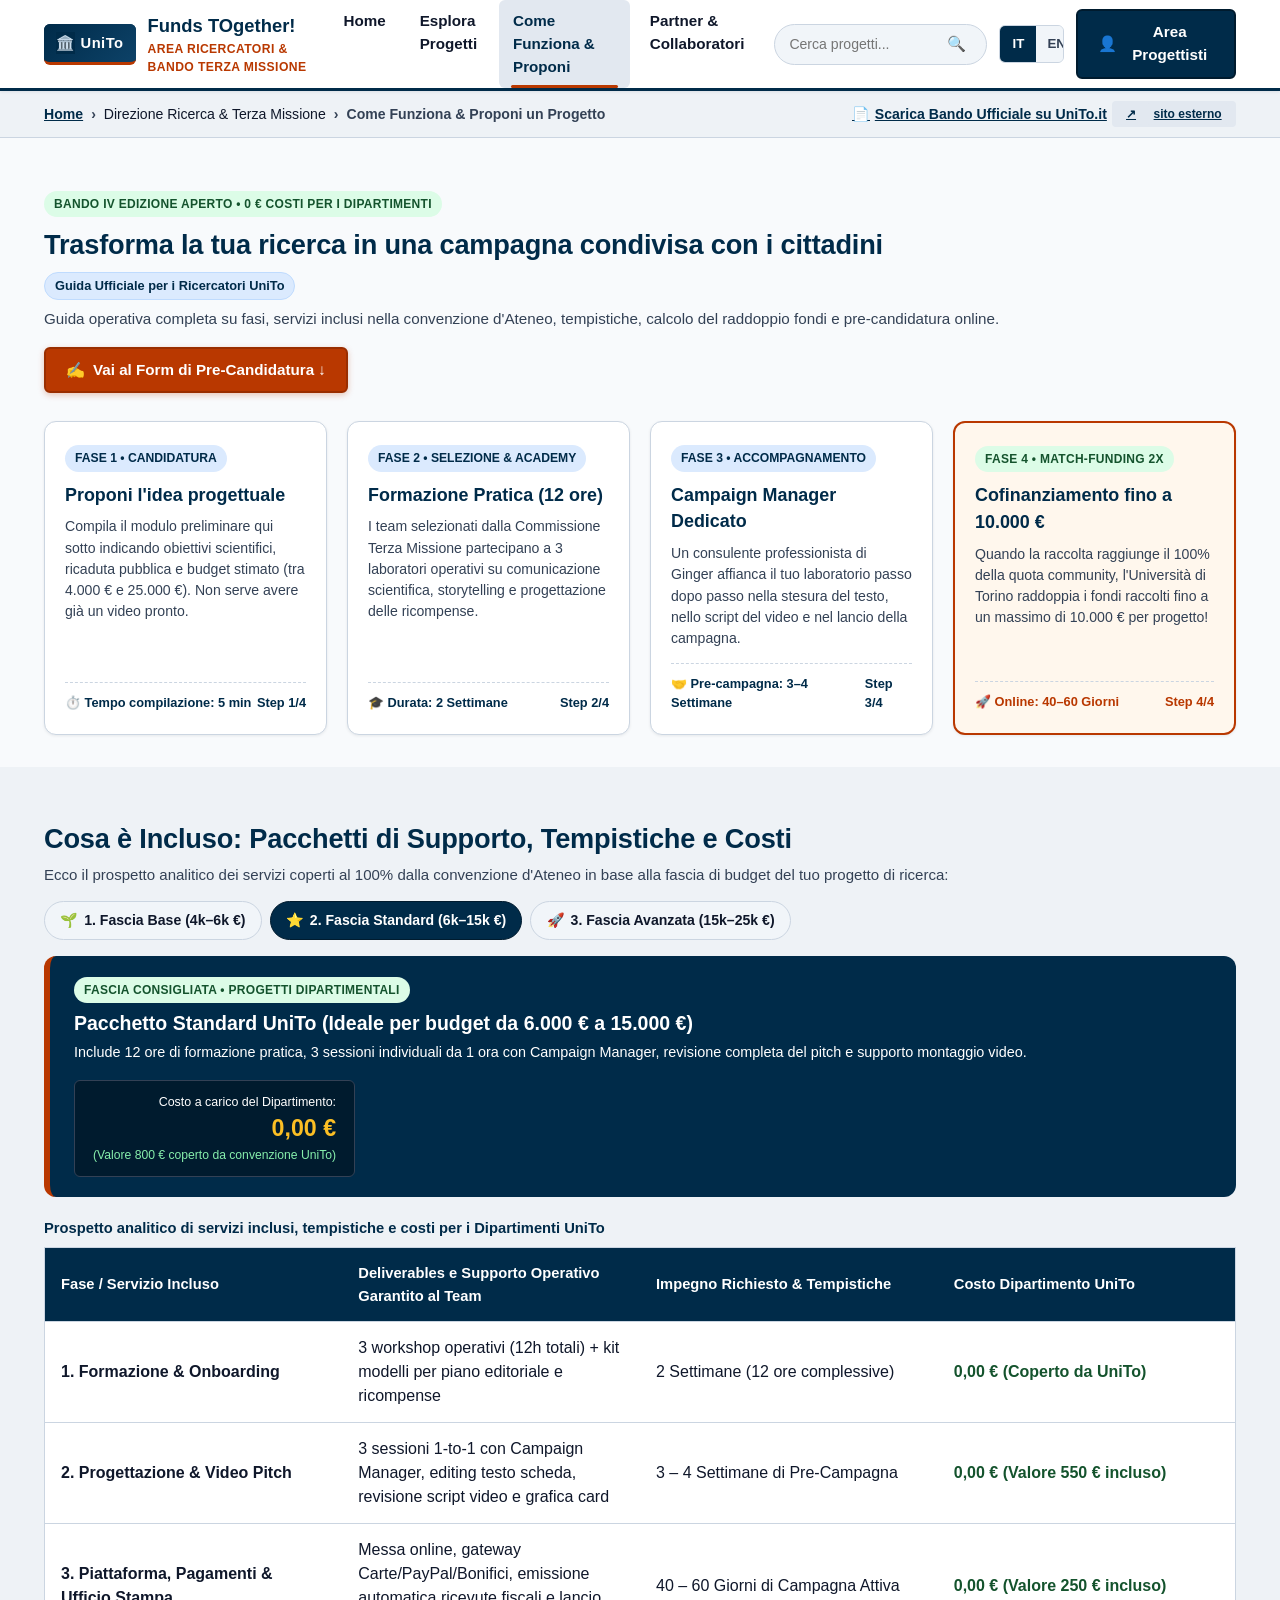
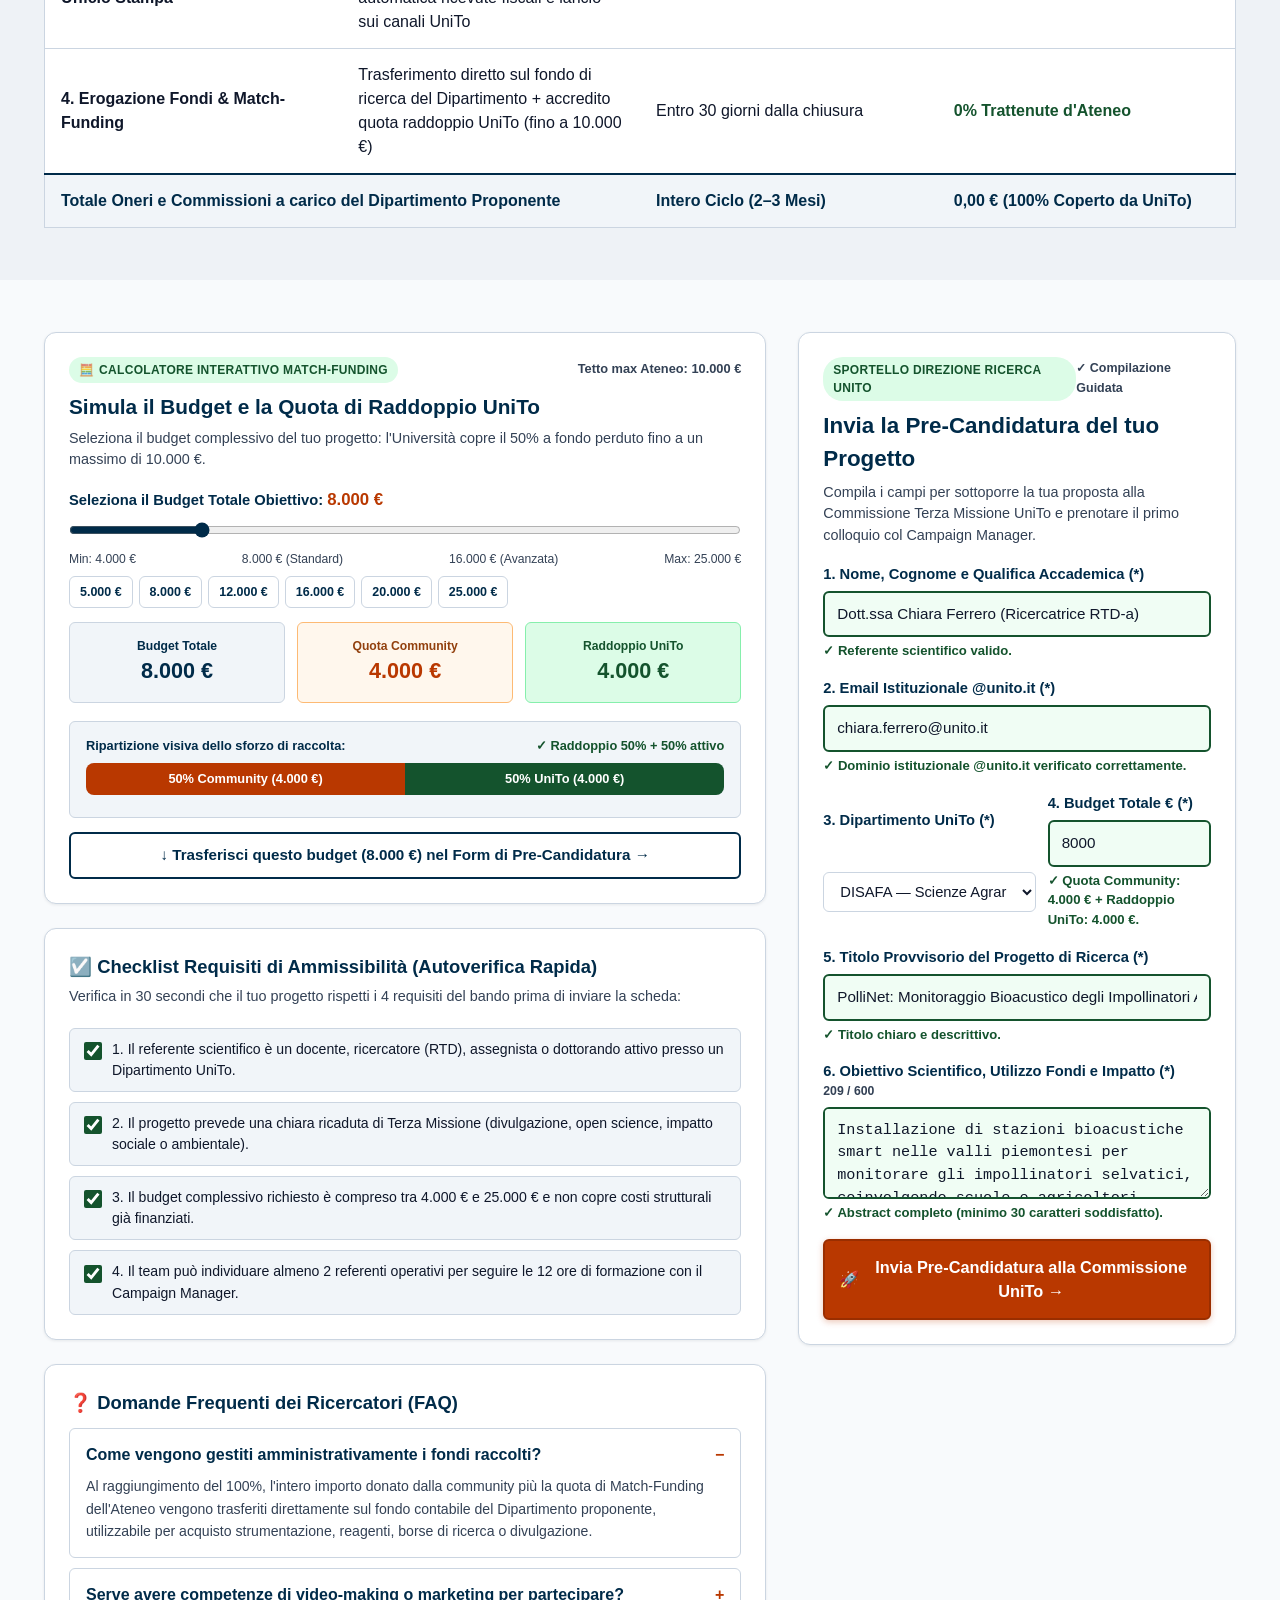
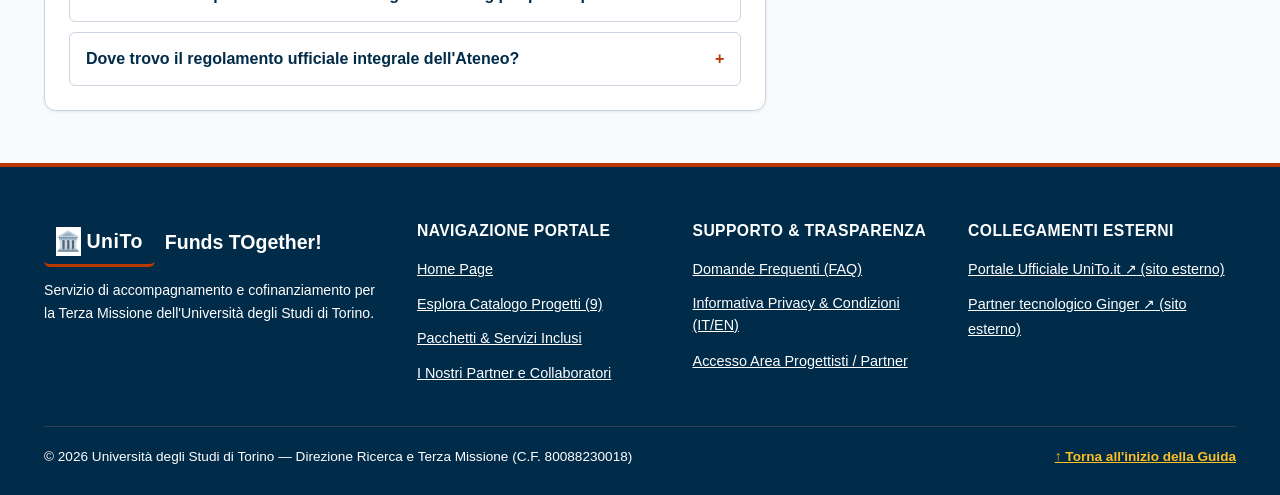
<file: proponi.html>
<!DOCTYPE html>
<html lang="it">
<head>
  <meta charset="UTF-8">
  <meta name="viewport" content="width=device-width, initial-scale=1.0">
  <title>Come Funziona &amp; Proponi un Progetto | UniTo Crowd — Funds TOgether</title>
  <meta name="description" content="Guida ufficiale e sportello di pre-candidatura per Docenti, Ricercatori, Assegnisti e Dottorandi dell'Università degli Studi di Torino (Funds TOgether). Zero costi per i Dipartimenti e Match-Funding 2x fino a 10.000 €.">
  <link rel="canonical" href="https://tumolo25.github.io/miei-codici-html/proponi.html">
  <meta property="og:type" content="website">
  <meta property="og:title" content="Come Funziona &amp; Proponi un Progetto | UniTo Crowd — Funds TOgether">
  <meta property="og:description" content="Scopri le 4 fasi del bando Funds TOgether, i pacchetti di supporto gratuiti per i Dipartimenti UniTo, simula il raddoppio fondi e invia la tua pre-candidatura.">
  <meta property="og:url" content="https://tumolo25.github.io/miei-codici-html/proponi.html">
  <meta property="og:updated_time" content="2026-11-16T09:00:00Z">
  <meta property="article:modified_time" content="2026-11-16T09:00:00Z">
  <link rel="stylesheet" href="style.css">
  <script type="application/ld+json">
  {
    "@context": "https://schema.org",
    "@graph": [
      {
        "@type": "WebPage",
        "@id": "https://tumolo25.github.io/miei-codici-html/proponi.html#webpage",
        "url": "https://tumolo25.github.io/miei-codici-html/proponi.html",
        "name": "Come Funziona e Proponi un Progetto — UniTo Crowd Funds TOgether",
        "inLanguage": "it-IT",
        "dateModified": "2026-11-16"
      },
      {
        "@type": "FAQPage",
        "@id": "https://tumolo25.github.io/miei-codici-html/proponi.html#faq",
        "mainEntity": [
          {
            "@type": "Question",
            "name": "Come vengono gestiti amministrativamente i fondi raccolti?",
            "acceptedAnswer": {
              "@type": "Answer",
              "text": "Al raggiungimento del 100%, l'intero importo donato dalla community più la quota di Match-Funding dell'Ateneo vengono trasferiti direttamente sul fondo contabile del Dipartimento proponente."
            }
          },
          {
            "@type": "Question",
            "name": "Serve avere competenze di video-making o marketing per partecipare?",
            "acceptedAnswer": {
              "@type": "Answer",
              "text": "No. Il percorso include 12 ore di formazione e l'affiancamento individuale di un Campaign Manager dedicato."
            }
          }
        ]
      },
      {
        "@type": "BreadcrumbList",
        "itemListElement": [
          {
            "@type": "ListItem",
            "position": 1,
            "name": "Home",
            "item": "https://tumolo25.github.io/miei-codici-html/index.html"
          },
          {
            "@type": "ListItem",
            "position": 2,
            "name": "Come Funziona e Proponi un Progetto",
            "item": "https://tumolo25.github.io/miei-codici-html/proponi.html"
          }
        ]
      }
    ]
  }
  </script>
  <style>
    /* Stili specifici per l'Area Ricercatori e Proponenti (esadecimali espliciti senza var() per W3C CSS, AChecker e MAUVE++) */
    #candidatura-section,
    #faq-section {
      scroll-margin-top: 6rem;
    }
    .roadmap-grid {
      display: grid;
      grid-template-columns: repeat(4, 1fr);
      gap: 1.25rem;
      margin-top: 1.375rem;
    }
    .roadmap-step-card {
      background-color: #ffffff;
      color: #0f172a;
      border: 1.5px solid #cbd5e1;
      border-radius: 12px;
      padding: 1.375rem 1.25rem;
      position: relative;
      display: flex;
      flex-direction: column;
      justify-content: space-between;
      box-shadow: 0 1px 3px rgba(15, 23, 42, 0.08);
      transition: transform 0.2s ease, box-shadow 0.2s ease;
    }
    .roadmap-step-card:hover {
      transform: translateY(-3px);
      box-shadow: 0 10px 25px -5px rgba(15, 23, 42, 0.1);
    }
    .roadmap-step-card.match-highlight {
      border: 2px solid #b93800;
      background-color: #fff7ed;
      color: #0f172a;
    }
    .step-num-badge {
      display: inline-flex;
      align-items: center;
      gap: 0.375rem;
      font-size: 0.76rem;
      font-weight: 800;
      line-height: 1.5;
      text-transform: uppercase;
      padding: 0.25rem 0.625rem;
      border-radius: 20px;
      background-color: #dbeafe;
      color: #002b49;
      margin-bottom: 0.625rem;
      align-self: flex-start;
    }
    .roadmap-card-title {
      background-color: transparent;
      color: #002b49;
      font-size: 1.12rem;
      line-height: 1.5;
      margin-bottom: 0.5rem;
    }
    .roadmap-card-desc {
      font-size: 0.88rem;
      line-height: 1.5;
      background-color: transparent;
      color: #334155;
    }
    .step-time-footer {
      margin-top: 0.875rem;
      padding-top: 0.625rem;
      border-top: 1px dashed #cbd5e1;
      font-size: 0.8rem;
      font-weight: 700;
      line-height: 1.5;
      background-color: transparent;
      color: #002b49;
      display: flex;
      justify-content: space-between;
      align-items: center;
    }
    .step-time-highlight,
    .step-time-highlight span {
      background-color: #fff7ed;
      color: #b93800;
    }

    /* Selettore Pacchetti Convenzione UniTo */
    .pkg-selector-header {
      display: flex;
      justify-content: space-between;
      align-items: center;
      flex-wrap: wrap;
      gap: 0.875rem;
      margin-bottom: 1rem;
    }
    .pkg-section-sub {
      color: #334155;
      font-size: 0.94rem;
      line-height: 1.5;
      margin-top: 0.25rem;
    }
    .pkg-summary-banner {
      background-color: #002b49;
      color: #ffffff;
      padding: 1.25rem 1.5rem;
      border-radius: 12px;
      margin-bottom: 1.25rem;
      display: flex;
      justify-content: space-between;
      align-items: center;
      flex-wrap: wrap;
      gap: 1rem;
      border-left: 6px solid #b93800;
    }
    .pkg-banner-title {
      font-size: 1.22rem;
      line-height: 1.5;
      background-color: #002b49;
      color: #ffffff;
      margin-bottom: 0.25rem;
    }
    .pkg-banner-desc {
      font-size: 0.9rem;
      line-height: 1.5;
      background-color: #002b49;
      color: #ffffff;
    }
    .pkg-cost-box {
      text-align: right;
      background-color: #001b2e;
      color: #ffffff;
      padding: 0.75rem 1.125rem;
      border-radius: 6px;
      border: 1px solid #334155;
    }
    .pkg-cost-label {
      font-size: 0.78rem;
      line-height: 1.5;
      background-color: #001b2e;
      color: #ffffff;
      display: block;
    }
    .pkg-cost-zero {
      font-size: 1.45rem;
      line-height: 1.5;
      background-color: #001b2e;
      color: #fbbf24;
      font-weight: 800;
    }
    .pkg-cost-note {
      display: block;
      font-size: 0.76rem;
      line-height: 1.5;
      background-color: #001b2e;
      color: #86efac;
    }

    /* Tabella Servizi senza overflow non focalizzabile (risolve AccessibilityChecker scrollable-region-focusable) */
    .table-caption-visible {
      text-align: left;
      font-weight: 700;
      font-size: 0.92rem;
      line-height: 1.5;
      color: #002b49;
      background-color: #eef2f6;
      padding-bottom: 0.5rem;
    }
    .proponi-data-table {
      display: table !important;
      overflow: visible !important;
      width: 100%;
      table-layout: fixed;
      overflow-wrap: break-word;
    }
    .proponi-data-table tbody th {
      background-color: #ffffff;
      color: #002b49;
      font-weight: 700;
    }
    .proponi-data-table tfoot th,
    .proponi-data-table tfoot td {
      background-color: #f1f5f9;
      color: #002b49;
      font-weight: 800;
      border-top: 2px solid #002b49;
    }
    .cost-free-tag {
      background-color: #ffffff;
      color: #14532d;
      font-weight: 800;
    }

    /* Barra Grafica Live del Simulatore di Match-Funding */
    .sim-card-title {
      background-color: #ffffff;
      color: #002b49;
      font-size: 1.3rem;
      line-height: 1.5;
      margin-bottom: 0.375rem;
    }
    .sim-card-sub {
      font-size: 0.9rem;
      line-height: 1.5;
      background-color: #ffffff;
      color: #334155;
      margin-bottom: 1rem;
    }
    .slider-label-row {
      display: flex;
      justify-content: space-between;
      align-items: center;
      background-color: #ffffff;
      color: #002b49;
      line-height: 1.5;
    }
    .slider-live-val {
      background-color: #ffffff;
      color: #b93800;
      font-size: 1.05rem;
      font-weight: 800;
      line-height: 1.5;
    }
    .range-slider-input {
      width: 100%;
      cursor: pointer;
      accent-color: #002b49;
      margin: 0.25rem 0;
    }
    .slider-scale-row {
      display: flex;
      justify-content: space-between;
      font-size: 0.76rem;
      line-height: 1.5;
      background-color: #ffffff;
      color: #334155;
      margin-top: 0.25rem;
    }
    .sim-kpi-grid {
      display: grid;
      grid-template-columns: repeat(3, 1fr);
      gap: 0.75rem;
      text-align: center;
      margin-top: 0.875rem;
    }
    .sim-kpi-box-total {
      background-color: #f1f5f9;
      color: #002b49;
      padding: 0.875rem 0.625rem;
      border-radius: 6px;
      border: 1.5px solid #cbd5e1;
    }
    .sim-kpi-box-comm {
      background-color: #fff7ed;
      color: #92400e;
      padding: 0.875rem 0.625rem;
      border-radius: 6px;
      border: 1.5px solid #fdba74;
    }
    .sim-kpi-box-unito {
      background-color: #dcfce7;
      color: #14532d;
      padding: 0.875rem 0.625rem;
      border-radius: 6px;
      border: 1.5px solid #86efac;
    }
    .sim-kpi-kicker {
      font-size: 0.76rem;
      font-weight: 700;
      line-height: 1.5;
      display: block;
      background-color: inherit;
      color: inherit;
    }
    .sim-kpi-num-navy {
      font-size: 1.35rem;
      line-height: 1.5;
      background-color: #f1f5f9;
      color: #002b49;
    }
    .sim-kpi-num-orange {
      font-size: 1.35rem;
      line-height: 1.5;
      background-color: #fff7ed;
      color: #b93800;
    }
    .sim-kpi-num-green {
      font-size: 1.35rem;
      line-height: 1.5;
      background-color: #dcfce7;
      color: #14532d;
    }
    .sim-visual-bar-wrap {
      margin: 1.125rem 0 0.875rem;
      background-color: #f1f5f9;
      color: #0f172a;
      padding: 0.875rem 1rem;
      border-radius: 6px;
      border: 1px solid #cbd5e1;
    }
    .sim-bar-top-row {
      display: flex;
      justify-content: space-between;
      flex-wrap: wrap;
      gap: 0.5rem;
      font-size: 0.8rem;
      font-weight: 700;
      line-height: 1.5;
      background-color: #f1f5f9;
      color: #002b49;
    }
    .sim-cap-status {
      background-color: #f1f5f9;
      color: #14532d;
    }
    .sim-stacked-bar {
      min-height: 2em;
      width: 100%;
      background-color: #e2e8f0;
      border-radius: 8px;
      overflow: hidden;
      display: flex;
      margin: 0.5rem 0;
    }
    .sim-seg-comm {
      background-color: #b93800;
      color: #ffffff;
      font-size: 0.8rem;
      font-weight: 800;
      line-height: 1.5;
      display: flex;
      align-items: center;
      justify-content: center;
      transition: width 0.25s ease;
    }
    .sim-seg-unito {
      background-color: #14532d;
      color: #ffffff;
      font-size: 0.8rem;
      font-weight: 800;
      line-height: 1.5;
      display: flex;
      align-items: center;
      justify-content: center;
      transition: width 0.25s ease;
    }

    /* Pulsanti alternativi al trascinamento (WCAG 2.2 - 2.5.7 Dragging Movements) */
    .sim-preset-row {
      display: flex;
      flex-wrap: wrap;
      gap: 0.375rem;
      margin-top: 0.5rem;
    }
    .sim-preset-btn {
      background-color: #ffffff;
      color: #002b49;
      border: 1px solid #cbd5e1;
      border-radius: 6px;
      padding: 0.25rem 0.625rem;
      min-height: 2rem;
      font-size: 0.78rem;
      font-weight: 700;
      line-height: 1.5;
      cursor: pointer;
    }
    .sim-preset-btn:hover {
      background-color: #e2e8f0;
      border-color: #002b49;
    }

    /* Checklist Interattiva Requisiti Proponenti */
    .eligibility-fieldset {
      border: none;
      padding: 0;
      margin: 0;
    }
    .eligibility-checklist {
      display: flex;
      flex-direction: column;
      gap: 0.625rem;
      margin-top: 0.75rem;
    }
    .check-item-card {
      display: flex;
      align-items: flex-start;
      gap: 0.625rem;
      padding: 0.625rem 0.875rem;
      border-radius: 6px;
      background-color: #f1f5f9;
      color: #0f172a;
      border: 1px solid #cbd5e1;
      font-size: 0.88rem;
      line-height: 1.5;
      cursor: pointer;
    }
    .check-item-card input[type="checkbox"] {
      margin-top: 0.2rem;
      width: 1.125rem;
      height: 1.125rem;
      flex-shrink: 0;
      accent-color: #14532d;
    }
    .check-item-card label {
      cursor: pointer;
      background-color: #f1f5f9;
      color: #0f172a;
      line-height: 1.5;
    }

    /* Stile FAQ Accordion */
    .faq-item {
      border: 1px solid #cbd5e1;
      border-radius: 6px;
      padding: 0.875rem 1rem;
      margin-bottom: 0.625rem;
      background-color: #ffffff;
      color: #0f172a;
    }
    .faq-item summary {
      font-weight: 700;
      line-height: 1.5;
      background-color: #ffffff;
      color: #002b49;
      cursor: pointer;
      list-style: none;
      display: flex;
      justify-content: space-between;
      align-items: center;
    }
    .faq-item summary::after {
      content: "+";
      font-weight: 800;
      color: #b93800;
    }
    .faq-item[open] summary::after {
      content: "−";
    }
    .faq-answer-text {
      font-size: 0.88rem;
      line-height: 1.6;
      background-color: #ffffff;
      color: #334155;
      margin-top: 0.5rem;
    }

    /* Form Pre-Candidatura conforme a WCAG 1.4.10 Tech C38 */
    .sticky-form-card {
      position: sticky;
      top: 6rem;
    }
    #proponi-candidatura-form {
      display: flex;
      flex-direction: column;
      width: 100%;
      max-width: 100%;
    }
    #proponi-candidatura-form .form-group {
      display: flex;
      flex-wrap: wrap;
      align-items: center;
      width: 100%;
      max-width: 100%;
      margin-bottom: 1rem;
    }
    #proponi-candidatura-form .form-group label {
      width: 100%;
      max-width: 100%;
      line-height: 1.5;
    }
    #proponi-candidatura-form .form-input,
    #proponi-candidatura-form .select-control {
      width: 100%;
      max-width: 100%;
      line-height: 1.5;
    }
    #proponi-candidatura-form .field-feedback {
      width: 100%;
      max-width: 100%;
      line-height: 1.5;
    }
    .two-cols-flex {
      display: flex;
      flex-wrap: wrap;
      gap: 0.75rem;
      width: 100%;
      max-width: 100%;
    }
    .col-dept-flex {
      flex: 1.3 1 13rem;
      min-width: 0;
      max-width: 100%;
    }
    .col-budget-flex {
      flex: 1 1 10rem;
      min-width: 0;
      max-width: 100%;
    }
    .label-flex-between {
      display: flex !important;
      justify-content: space-between;
      align-items: center;
      flex-wrap: wrap;
    }
    .char-counter-small {
      background-color: #ffffff;
      color: #334155;
      font-weight: 600;
      line-height: 1.5;
    }
    .proponi-success-card {
      background-color: #dcfce7;
      color: #0f172a;
      border: 2px solid #14532d;
      padding: 1.5rem;
      border-radius: 12px;
      text-align: center;
    }
    .footer-top-anchor {
      background-color: #002b49;
      color: #fbbf24;
      font-weight: 700;
      line-height: 1.5;
      text-decoration: underline;
    }
    .footer-top-anchor:hover {
      color: #ffffff;
    }

    @media (max-width: 980px) {
      .roadmap-grid,
      .sim-kpi-grid {
        grid-template-columns: 1fr;
      }
    }
  </style>
</head>
<body>

  <!-- Skip-link per accessibilità da tastiera (WCAG 2.2 - 2.4.1) -->
  <a href="#main-content" class="skip-link" data-it="Salta alla guida per i ricercatori" data-en="Skip to researchers guide">Salta alla guida per i ricercatori</a>

  <!-- HEADER ISTITUZIONALE UNIFICATO STICKY -->
  <header class="site-header">
    <div class="container header-inner">
      <a href="index.html" class="brand-logo">
        <span class="brand-badge"><span aria-hidden="true">🏛️</span> UniTo</span>
        <span>
          <span lang="en">Funds TOgether!</span>
          <span class="brand-sub" data-it="Area Ricercatori &amp; Bando Terza Missione" data-en="Researchers Area &amp; Public Engagement Call">Area Ricercatori &amp; Bando Terza Missione</span>
        </span>
      </a>

      <nav class="main-nav" aria-label="Menu Principale">
        <ul>
          <li><a href="index.html#hero-main-title" data-it="Home" data-en="Home">Home</a></li>
          <li><a href="catalogo.html" data-it="Esplora Progetti" data-en="Explore Projects">Esplora Progetti</a></li>
          <li><a href="proponi.html" class="active" aria-current="page" data-it="Come Funziona &amp; Proponi" data-en="How It Works &amp; Apply">Come Funziona &amp; Proponi</a></li>
          <li><a href="partner.html" data-it="Partner &amp; Collaboratori" data-en="Partners &amp; Network">Partner &amp; Collaboratori</a></li>
        </ul>
      </nav>

      <div class="header-actions">
        <form id="header-search-form" class="header-search" action="catalogo.html" method="get">
          <label for="header-search-input" class="sr-only" data-it="Cerca progetti nel portale" data-en="Search projects in the portal">Cerca progetti nel portale</label>
          <input type="search" id="header-search-input" name="q" autocomplete="off"
                 placeholder="Cerca progetti..."
                 data-placeholder-it="Cerca progetti..."
                 data-placeholder-en="Search projects...">
          <button type="submit">
            <span aria-hidden="true">🔍</span>
            <span class="sr-only" data-it="Avvia ricerca" data-en="Submit search">Avvia ricerca</span>
          </button>
        </form>

        <div class="lang-switch">
          <button type="button" class="lang-btn active" data-lang="it" aria-pressed="true">
            IT<span class="sr-only"> (Italiano)</span>
          </button>
          <button type="button" class="lang-btn" data-lang="en" aria-pressed="false">
            EN<span class="sr-only"> (English)</span>
          </button>
        </div>

        <button type="button" class="btn btn-secondary" data-open-login>
          <span aria-hidden="true">👤</span>
          <span data-it="Area Progettisti" data-en="Researcher Login">Area Progettisti</span>
        </button>
      </div>
    </div>
  </header>

  <!-- BARRA DI ORIENTAMENTO BREADCRUMBS (Con URL distinti per WAVE 0 Redundant Links) -->
  <nav class="breadcrumbs-bar" aria-label="Percorso di navigazione">
    <div class="container breadcrumbs-inner">
      <ol class="breadcrumbs-list">
        <li><a href="index.html#main-content" data-it="Home" data-en="Home">Home</a></li>
        <li><span data-it="Direzione Ricerca &amp; Terza Missione" data-en="Research &amp; Third Mission Directorate">Direzione Ricerca &amp; Terza Missione</span></li>
        <li class="current" aria-current="page" data-it="Come Funziona &amp; Proponi un Progetto" data-en="How It Works &amp; Submit a Project">Come Funziona &amp; Proponi un Progetto</li>
      </ol>
      <a href="https://www.unito.it/ricerca/bando-crowdfunding" target="_blank" rel="noopener" class="ext-link">
        <span aria-hidden="true">📄</span>
        <span data-it="Scarica Bando Ufficiale su UniTo.it" data-en="Official Call PDF on UniTo.it">Scarica Bando Ufficiale su UniTo.it</span>
        <span class="ext-badge"><span aria-hidden="true">↗</span> <span data-it="sito esterno" data-en="external site">sito esterno</span></span>
      </a>
    </div>
  </nav>

  <main id="main-content" tabindex="-1">

    <!-- SEZIONE 1: ROADMAP OPERATIVA IN 4 FASI -->
    <section class="section" style="padding-bottom:2rem;">
      <div class="container">
        <div class="section-header">
          <div>
            <span class="badge badge-active" style="margin-bottom:0.5rem;"
                  data-it="Bando IV Edizione Aperto • 0 € Costi per i Dipartimenti"
                  data-en="4th Edition Call Open • €0 Costs for Departments">
              Bando IV Edizione Aperto • 0 € Costi per i Dipartimenti
            </span>
            <h1 id="proponi-main-heading" class="section-title"
                data-it="Trasforma la tua ricerca in una campagna condivisa con i cittadini"
                data-en="Turn Your Research into a Community-Backed Campaign">
              Trasforma la tua ricerca in una campagna condivisa con i cittadini
            </h1>
            <p class="section-criteria">
              <span class="criteria-pill" data-it="Guida Ufficiale per i Ricercatori UniTo" data-en="Official Guide for UniTo Researchers">
                Guida Ufficiale per i Ricercatori UniTo
              </span>
              <span data-it="Guida operativa completa su fasi, servizi inclusi nella convenzione d'Ateneo, tempistiche, calcolo del raddoppio fondi e pre-candidatura online."
                    data-en="Complete operational guide on phases, services included in the University agreement, timelines, match-funding calculation, and online pre-application.">
                Guida operativa completa su fasi, servizi inclusi nella convenzione d'Ateneo, tempistiche, calcolo del raddoppio fondi e pre-candidatura online.
              </span>
            </p>
          </div>
          <a href="#candidatura-section" class="btn btn-primary">
            <span aria-hidden="true">✍️</span>
            <span data-it="Vai al Form di Pre-Candidatura ↓" data-en="Jump to Pre-Application Form ↓">Vai al Form di Pre-Candidatura ↓</span>
          </a>
        </div>

        <!-- LE 4 FASI CRONOLOGICHE DELL'INIZIATIVA -->
        <div class="roadmap-grid">
          <article class="roadmap-step-card">
            <div>
              <span class="step-num-badge" data-it="Fase 1 • Candidatura" data-en="Phase 1 • Application">Fase 1 • Candidatura</span>
              <h2 class="roadmap-card-title" data-it="Proponi l'idea progettuale" data-en="Submit Your Project Idea">Proponi l'idea progettuale</h2>
              <p class="roadmap-card-desc"
                 data-it="Compila il modulo preliminare qui sotto indicando obiettivi scientifici, ricaduta pubblica e budget stimato (tra 4.000 € e 25.000 €). Non serve avere già un video pronto."
                 data-en="Fill out the preliminary form below stating scientific goals, public impact, and estimated budget (€4,000 to €25,000). No video required yet.">
                Compila il modulo preliminare qui sotto indicando obiettivi scientifici, ricaduta pubblica e budget stimato (tra 4.000 € e 25.000 €). Non serve avere già un video pronto.
              </p>
            </div>
            <div class="step-time-footer">
              <span><span aria-hidden="true">⏱️</span> <span data-it="Tempo compilazione: 5 min" data-en="Filling time: 5 mins">Tempo compilazione: 5 min</span></span>
              <span>Step 1/4</span>
            </div>
          </article>

          <article class="roadmap-step-card">
            <div>
              <span class="step-num-badge" data-it="Fase 2 • Selezione &amp; Academy" data-en="Phase 2 • Selection &amp; Academy">Fase 2 • Selezione &amp; Academy</span>
              <h2 class="roadmap-card-title" data-it="Formazione Pratica (12 ore)" data-en="Hands-On Training (12 hours)">Formazione Pratica (12 ore)</h2>
              <p class="roadmap-card-desc"
                 data-it="I team selezionati dalla Commissione Terza Missione partecipano a 3 laboratori operativi su comunicazione scientifica, storytelling e progettazione delle ricompense."
                 data-en="Teams selected by the Third Mission Committee attend 3 operational workshops on science communication, storytelling, and reward design.">
                I team selezionati dalla Commissione Terza Missione partecipano a 3 laboratori operativi su comunicazione scientifica, storytelling e progettazione delle ricompense.
              </p>
            </div>
            <div class="step-time-footer">
              <span><span aria-hidden="true">🎓</span> <span data-it="Durata: 2 Settimane" data-en="Duration: 2 Weeks">Durata: 2 Settimane</span></span>
              <span>Step 2/4</span>
            </div>
          </article>

          <article class="roadmap-step-card">
            <div>
              <span class="step-num-badge" data-it="Fase 3 • Accompagnamento" data-en="Phase 3 • Coaching">Fase 3 • Accompagnamento</span>
              <h2 class="roadmap-card-title" data-it="Campaign Manager Dedicato" data-en="Dedicated Campaign Manager"><span lang="en">Campaign Manager</span> Dedicato</h2>
              <p class="roadmap-card-desc"
                 data-it="Un consulente professionista di Ginger affianca il tuo laboratorio passo dopo passo nella stesura del testo, nello script del video e nel lancio della campagna."
                 data-en="A professional Ginger consultant guides your lab step-by-step in drafting the pitch, video script, and campaign launch strategy.">
                Un consulente professionista di Ginger affianca il tuo laboratorio passo dopo passo nella stesura del testo, nello script del video e nel lancio della campagna.
              </p>
            </div>
            <div class="step-time-footer">
              <span><span aria-hidden="true">🤝</span> <span data-it="Pre-campagna: 3–4 Settimane" data-en="Pre-campaign: 3–4 Weeks">Pre-campagna: 3–4 Settimane</span></span>
              <span>Step 3/4</span>
            </div>
          </article>

          <article class="roadmap-step-card match-highlight">
            <div>
              <span class="badge badge-active" style="margin-bottom:0.625rem; align-self:flex-start;"
                    data-it="Fase 4 • Match-Funding 2x" data-en="Phase 4 • 2x Match-Funding">Fase 4 • Match-Funding 2x</span>
              <h2 class="roadmap-card-title" data-it="Cofinanziamento fino a 10.000 €" data-en="Match-Funding up to €10,000">Cofinanziamento fino a 10.000 €</h2>
              <p class="roadmap-card-desc"
                 data-it="Quando la raccolta raggiunge il 100% della quota community, l'Università di Torino raddoppia i fondi raccolti fino a un massimo di 10.000 € per progetto!"
                 data-en="When the campaign reaches 100% of the community target, the University of Turin doubles the funds raised up to €10,000 per project!">
                Quando la raccolta raggiunge il 100% della quota community, l'Università di Torino raddoppia i fondi raccolti fino a un massimo di 10.000 € per progetto!
              </p>
            </div>
            <div class="step-time-footer step-time-highlight">
              <span><span aria-hidden="true">🚀</span> <span data-it="Online: 40–60 Giorni" data-en="Online: 40–60 Days">Online: 40–60 Giorni</span></span>
              <span>Step 4/4</span>
            </div>
          </article>
        </div>
      </div>
    </section>

    <!-- SEZIONE 2: PACCHETTI CONVENZIONE E TABELLA SERVIZI, TEMPISTICHE E COSTI -->
    <section class="section section-alt">
      <div class="container">
        <div class="pkg-selector-header">
          <div>
            <h2 id="packages-heading" class="section-title"
                data-it="Cosa è Incluso: Pacchetti di Supporto, Tempistiche e Costi"
                data-en="What's Included: Support Packages, Timelines &amp; Costs">
              Cosa è Incluso: Pacchetti di Supporto, Tempistiche e Costi
            </h2>
            <p class="pkg-section-sub"
               data-it="Ecco il prospetto analitico dei servizi coperti al 100% dalla convenzione d'Ateneo in base alla fascia di budget del tuo progetto di ricerca:"
               data-en="Here is the analytical breakdown of services 100% covered by the University agreement based on your research project's budget tier:">
              Ecco il prospetto analitico dei servizi coperti al 100% dalla convenzione d'Ateneo in base alla fascia di budget del tuo progetto di ricerca:
            </p>
          </div>

          <!-- Selettore Interattivo a 3 Tab conforme a WAI-ARIA 1.2 -->
          <div class="filter-pills" role="tablist">
            <button type="button" id="tab-pkg-base" class="pill-btn" role="tab" aria-selected="false" aria-controls="pkg-dynamic-banner" data-pkg-tab="base">
              <span aria-hidden="true">🌱</span> <span data-it="1. Fascia Base (4k–6k €)" data-en="1. Base Tier (€4k–6k)">1. Fascia Base (4k–6k €)</span>
            </button>
            <button type="button" id="tab-pkg-standard" class="pill-btn active" role="tab" aria-selected="true" aria-controls="pkg-dynamic-banner" data-pkg-tab="standard">
              <span aria-hidden="true">⭐</span> <span data-it="2. Fascia Standard (6k–15k €)" data-en="2. Standard Tier (€6k–15k)">2. Fascia Standard (6k–15k €)</span>
            </button>
            <button type="button" id="tab-pkg-premium" class="pill-btn" role="tab" aria-selected="false" aria-controls="pkg-dynamic-banner" data-pkg-tab="premium">
              <span aria-hidden="true">🚀</span> <span data-it="3. Fascia Avanzata (15k–25k €)" data-en="3. Advanced Tier (€15k–25k)">3. Fascia Avanzata (15k–25k €)</span>
            </button>
          </div>
        </div>

        <!-- Banner dinamico del pacchetto selezionato -->
        <div id="pkg-dynamic-banner" class="pkg-summary-banner" role="tabpanel" aria-live="polite">
          <div>
            <span class="badge badge-active" id="pkg-badge" style="margin-bottom:0.375rem;">Fascia Consigliata • Progetti Dipartimentali</span>
            <h3 id="pkg-title" class="pkg-banner-title">
              Pacchetto Standard UniTo (Ideale per budget da 6.000 € a 15.000 €)
            </h3>
            <p id="pkg-desc" class="pkg-banner-desc">
              Include 12 ore di formazione pratica, 3 sessioni individuali da 1 ora con Campaign Manager, revisione completa del pitch e supporto montaggio video.
            </p>
          </div>
          <div class="pkg-cost-box">
            <span class="pkg-cost-label" data-it="Costo a carico del Dipartimento:" data-en="Cost for the Department:">Costo a carico del Dipartimento:</span>
            <strong class="pkg-cost-zero">0,00 €</strong>
            <small id="pkg-market-val" class="pkg-cost-note">(Valore 800 € coperto da convenzione UniTo)</small>
          </div>
        </div>

        <!-- Tabella completa di trasparenza con caption visibile, colgroup, thead, tbody (scope="row") e tfoot -->
        <table class="data-table proponi-data-table">
          <caption class="table-caption-visible" data-it="Prospetto analitico di servizi inclusi, tempistiche e costi per i Dipartimenti UniTo" data-en="Analytical breakdown of included services, timelines, and costs for UniTo Departments">
            Prospetto analitico di servizi inclusi, tempistiche e costi per i Dipartimenti UniTo
          </caption>
          <colgroup>
            <col>
            <col>
            <col>
            <col>
          </colgroup>
          <thead>
            <tr>
              <th scope="col" data-it="Fase / Servizio Incluso" data-en="Phase / Included Service">Fase / Servizio Incluso</th>
              <th scope="col" data-it="Deliverables e Supporto Operativo Garantito al Team" data-en="Deliverables &amp; Operational Support Guaranteed">Deliverables e Supporto Operativo Garantito al Team</th>
              <th scope="col" data-it="Impegno Richiesto &amp; Tempistiche" data-en="Required Effort &amp; Timeline">Impegno Richiesto &amp; Tempistiche</th>
              <th scope="col" data-it="Costo Dipartimento UniTo" data-en="UniTo Department Cost">Costo Dipartimento UniTo</th>
            </tr>
          </thead>
          <tbody>
            <tr>
              <td><strong data-it="1. Formazione &amp; Onboarding" data-en="1. Training &amp; Onboarding">1. Formazione &amp; Onboarding</strong></td>
              <td><span id="row-1-deliv" data-it="3 workshop operativi (12h totali) + kit modelli per piano editoriale e ricompense" data-en="3 operational workshops (12h total) + templates kit for editorial plan and rewards">3 workshop operativi (12h totali) + kit modelli per piano editoriale e ricompense</span></td>
              <td data-it="2 Settimane (12 ore complessive)" data-en="2 Weeks (12 hours total)">2 Settimane (12 ore complessive)</td>
              <td><strong class="cost-free-tag" data-it="0,00 € (Coperto da UniTo)" data-en="€0.00 (Covered by UniTo)">0,00 € (Coperto da UniTo)</strong></td>
            </tr>
            <tr>
              <td><strong data-it="2. Progettazione &amp; Video Pitch" data-en="2. Campaign Design &amp; Video Pitch">2. Progettazione &amp; Video Pitch</strong></td>
              <td><span id="row-2-deliv" data-it="3 sessioni 1-to-1 con Campaign Manager, editing testo scheda, revisione script video e grafica card" data-en="3 one-on-one sessions with Campaign Manager, pitch editing, video script review &amp; card graphics">3 sessioni 1-to-1 con Campaign Manager, editing testo scheda, revisione script video e grafica card</span></td>
              <td><span id="row-2-time" data-it="3 – 4 Settimane di Pre-Campagna" data-en="3 – 4 Weeks of Pre-Campaign">3 – 4 Settimane di Pre-Campagna</span></td>
              <td><strong id="row-2-cost" class="cost-free-tag" data-it="0,00 € (Valore 550 € incluso)" data-en="€0.00 (€550 value included)">0,00 € (Valore 550 € incluso)</strong></td>
            </tr>
            <tr>
              <td><strong data-it="3. Piattaforma, Pagamenti &amp; Ufficio Stampa" data-en="3. Platform, Payments &amp; Press Office">3. Piattaforma, Pagamenti &amp; Ufficio Stampa</strong></td>
              <td><span id="row-3-deliv" data-it="Messa online, gateway Carte/PayPal/Bonifici, emissione automatica ricevute fiscali e lancio sui canali UniTo" data-en="Online hosting, Card/PayPal/IBAN gateway, automatic tax receipts &amp; launch on UniTo channels">Messa online, gateway Carte/PayPal/Bonifici, emissione automatica ricevute fiscali e lancio sui canali UniTo</span></td>
              <td data-it="40 – 60 Giorni di Campagna Attiva" data-en="40 – 60 Days of Active Campaign">40 – 60 Giorni di Campagna Attiva</td>
              <td><strong class="cost-free-tag" data-it="0,00 € (Valore 250 € incluso)" data-en="€0.00 (€250 value included)">0,00 € (Valore 250 € incluso)</strong></td>
            </tr>
            <tr>
              <td><strong data-it="4. Erogazione Fondi &amp; Match-Funding" data-en="4. Funds Transfer &amp; Match-Funding">4. Erogazione Fondi &amp; Match-Funding</strong></td>
              <td data-it="Trasferimento diretto sul fondo di ricerca del Dipartimento + accredito quota raddoppio UniTo (fino a 10.000 €)" data-en="Direct transfer to Department research fund + UniTo match-funding credit (up to €10,000)">
                Trasferimento diretto sul fondo di ricerca del Dipartimento + accredito quota raddoppio UniTo (fino a 10.000 €)
              </td>
              <td data-it="Entro 30 giorni dalla chiusura" data-en="Within 30 days of closing">Entro 30 giorni dalla chiusura</td>
              <td><strong class="cost-free-tag" data-it="0% Trattenute d'Ateneo" data-en="0% University Deductions">0% Trattenute d'Ateneo</strong></td>
            </tr>
          </tbody>
          <tfoot>
            <tr>
              <td colspan="2"><strong data-it="Totale Oneri e Commissioni a carico del Dipartimento Proponente" data-en="Total Fees and Charges for the Proposing Department">Totale Oneri e Commissioni a carico del Dipartimento Proponente</strong></td>
              <td data-it="Intero Ciclo (2–3 Mesi)" data-en="Full Cycle (2–3 Months)">Intero Ciclo (2–3 Mesi)</td>
              <td><strong>0,00 € (100% Coperto da UniTo)</strong></td>
            </tr>
          </tfoot>
        </table>
      </div>
    </section>

    <!-- SEZIONE 3: SIMULATORE INTERATTIVO MATCH-FUNDING + CHECKLIST + FORM DI PRE-CANDIDATURA -->
    <section class="section" id="candidatura-section">
      <div class="container">
        <div class="project-layout">

          <!-- COLONNA SINISTRA: SIMULATORE GRAFICO DEL RADDOPPIO UNITO + CHECKLIST REQUISITI + FAQ -->
          <div>
            <!-- Card 1: Simulatore Interattivo con Barra Grafica Dual-Color -->
            <div class="sidebar-card" style="margin-bottom:1.5rem;">
              <div style="display:flex; justify-content:space-between; align-items:center; flex-wrap:wrap; gap:0.5rem; margin-bottom:0.5rem;">
                <span class="badge badge-active"><span aria-hidden="true">🧮</span> <span data-it="Calcolatore Interattivo Match-Funding" data-en="Interactive Match-Funding Calculator">Calcolatore Interattivo Match-Funding</span></span>
                <span style="font-size:0.8rem; color:#334155; font-weight:700;" data-it="Tetto max Ateneo: 10.000 €" data-en="Max University cap: €10,000">Tetto max Ateneo: 10.000 €</span>
              </div>
              <h2 class="sim-card-title"
                  data-it="Simula il Budget e la Quota di Raddoppio UniTo"
                  data-en="Simulate Your Budget &amp; UniTo 2x Match Share">
                Simula il Budget e la Quota di Raddoppio UniTo
              </h2>
              <p class="sim-card-sub"
                 data-it="Seleziona il budget complessivo del tuo progetto: l'Università copre il 50% a fondo perduto fino a un massimo di 10.000 €."
                 data-en="Select your total project budget: the University covers 50% as a grant up to a maximum of €10,000.">
                Seleziona il budget complessivo del tuo progetto: l'Università copre il 50% a fondo perduto fino a un massimo di 10.000 €.
              </p>

              <div class="form-group" style="margin-bottom:0.625rem;">
                <label for="match-budget-slider" class="slider-label-row">
                  <span data-it="Seleziona il Budget Totale Obiettivo:" data-en="Select Target Total Budget:">Seleziona il Budget Totale Obiettivo:</span>
                  <strong id="slider-live-label" class="slider-live-val">8.000 €</strong>
                </label>
                <!-- Rimosso aria-valuemin/aria-valuemax per conformità W3C Nu Html Checker -->
                <input type="range" id="match-budget-slider" min="4000" max="25000" step="1000" value="8000"
                       class="range-slider-input">
                <div class="slider-scale-row">
                  <span>Min: 4.000 €</span>
                  <span>8.000 € (Standard)</span>
                  <span>16.000 € (Avanzata)</span>
                  <span>Max: 25.000 €</span>
                </div>

                <!-- Pulsanti a clic singolo alternativi allo slider (WCAG 2.2 - 2.5.7 Dragging Movements) -->
                <div class="sim-preset-row">
                  <button type="button" class="sim-preset-btn" data-sim-preset="5000">5.000 €</button>
                  <button type="button" class="sim-preset-btn" data-sim-preset="8000">8.000 €</button>
                  <button type="button" class="sim-preset-btn" data-sim-preset="12000">12.000 €</button>
                  <button type="button" class="sim-preset-btn" data-sim-preset="16000">16.000 €</button>
                  <button type="button" class="sim-preset-btn" data-sim-preset="20000">20.000 €</button>
                  <button type="button" class="sim-preset-btn" data-sim-preset="25000">25.000 €</button>
                </div>
              </div>

              <!-- Tre Box Numerici di Output -->
              <div class="sim-kpi-grid" role="status" aria-live="polite" aria-atomic="true">
                <div class="sim-kpi-box-total">
                  <span class="sim-kpi-kicker" data-it="Budget Totale" data-en="Total Budget">Budget Totale</span>
                  <strong id="calc-total-budget" class="sim-kpi-num-navy">8.000 €</strong>
                </div>
                <div class="sim-kpi-box-comm">
                  <span class="sim-kpi-kicker" data-it="Quota Community" data-en="Community Share">Quota Community</span>
                  <strong id="calc-community-share" class="sim-kpi-num-orange">4.000 €</strong>
                </div>
                <div class="sim-kpi-box-unito">
                  <span class="sim-kpi-kicker" data-it="Raddoppio UniTo" data-en="UniTo Match">Raddoppio UniTo</span>
                  <strong id="calc-unito-share" class="sim-kpi-num-green">4.000 €</strong>
                </div>
              </div>

              <!-- Barra Grafica Proporzionale Live -->
              <div class="sim-visual-bar-wrap">
                <div class="sim-bar-top-row">
                  <span data-it="Ripartizione visiva dello sforzo di raccolta:" data-en="Visual breakdown of fundraising effort:">Ripartizione visiva dello sforzo di raccolta:</span>
                  <span id="sim-cap-note" class="sim-cap-status">✓ Raddoppio 50% + 50% attivo</span>
                </div>
                <div class="sim-stacked-bar" aria-hidden="true">
                  <div id="sim-bar-comm" class="sim-seg-comm" style="width:50%;">50% Community</div>
                  <div id="sim-bar-unito" class="sim-seg-unito" style="width:50%;">50% UniTo</div>
                </div>
              </div>

              <button type="button" id="apply-sim-budget-btn" class="btn btn-outline" style="width:100%;"
                      data-it="↓ Trasferisci questo budget (8.000 €) nel Form di Pre-Candidatura →"
                      data-en="↓ Transfer this budget (€8,000) to the Pre-Application Form →">
                ↓ Trasferisci questo budget (8.000 €) nel Form di Pre-Candidatura →
              </button>
            </div>

            <!-- Card 2: Checklist Interattiva di Autoverifica Requisiti -->
            <div class="sidebar-card" style="margin-bottom:1.5rem;">
              <h3 class="sim-card-title" style="font-size:1.15rem;">
                <span aria-hidden="true">☑️</span>
                <span data-it="Checklist Requisiti di Ammissibilità (Autoverifica Rapida)" data-en="Eligibility Requirements Checklist (Quick Self-Check)">
                  Checklist Requisiti di Ammissibilità (Autoverifica Rapida)
                </span>
              </h3>
              <p class="sim-card-sub" style="margin-bottom:0.5rem;"
                 data-it="Verifica in 30 secondi che il tuo progetto rispetti i 4 requisiti del bando prima di inviare la scheda:"
                 data-en="Verify in 30 seconds that your project meets the 4 call requirements before submitting:">
                Verifica in 30 secondi che il tuo progetto rispetti i 4 requisiti del bando prima di inviare la scheda:
              </p>

              <fieldset class="eligibility-fieldset">
                <legend class="sr-only" data-it="Requisiti di ammissibilità del bando" data-en="Call eligibility requirements">Requisiti di ammissibilità del bando</legend>
                <div class="eligibility-checklist">
                  <div class="check-item-card">
                    <input type="checkbox" id="elig-1" checked>
                    <label for="elig-1" data-it="1. Il referente scientifico è un docente, ricercatore (RTD), assegnista o dottorando attivo presso un Dipartimento UniTo."
                           data-en="1. The project lead is a faculty member, researcher (RTD), postdoc, or PhD student active at a UniTo Department.">
                      1. Il referente scientifico è un docente, ricercatore (RTD), assegnista o dottorando attivo presso un Dipartimento UniTo.
                    </label>
                  </div>
                  <div class="check-item-card">
                    <input type="checkbox" id="elig-2" checked>
                    <label for="elig-2" data-it="2. Il progetto prevede una chiara ricaduta di Terza Missione (divulgazione, open science, impatto sociale o ambientale)."
                           data-en="2. The project has a clear Third Mission impact (public engagement, open science, social or environmental benefit).">
                      2. Il progetto prevede una chiara ricaduta di Terza Missione (divulgazione, open science, impatto sociale o ambientale).
                    </label>
                  </div>
                  <div class="check-item-card">
                    <input type="checkbox" id="elig-3" checked>
                    <label for="elig-3" data-it="3. Il budget complessivo richiesto è compreso tra 4.000 € e 25.000 € e non copre costi strutturali già finanziati."
                           data-en="3. The total requested budget is between €4,000 and €25,000 and does not duplicate already funded costs.">
                      3. Il budget complessivo richiesto è compreso tra 4.000 € e 25.000 € e non copre costi strutturali già finanziati.
                    </label>
                  </div>
                  <div class="check-item-card">
                    <input type="checkbox" id="elig-4" checked>
                    <label for="elig-4" data-it="4. Il team può individuare almeno 2 referenti operativi per seguire le 12 ore di formazione con il Campaign Manager."
                           data-en="4. The team can appoint at least 2 members to attend the 12 hours of training with the Campaign Manager.">
                      4. Il team può individuare almeno 2 referenti operativi per seguire le 12 ore di formazione con il Campaign Manager.
                    </label>
                  </div>
                </div>
              </fieldset>
            </div>

            <!-- Card 3: FAQ Proponenti -->
            <div class="sidebar-card" id="faq-section">
              <h3 class="sim-card-title" style="font-size:1.15rem; margin-bottom:0.75rem;">
                <span aria-hidden="true">❓</span>
                <span data-it="Domande Frequenti dei Ricercatori (FAQ)" data-en="Frequently Asked Questions for Researchers (FAQ)">
                  Domande Frequenti dei Ricercatori (FAQ)
                </span>
              </h3>
              <details class="faq-item" open>
                <summary data-it="Come vengono gestiti amministrativamente i fondi raccolti?" data-en="How are the raised funds managed administratively?">
                  Come vengono gestiti amministrativamente i fondi raccolti?
                </summary>
                <p class="faq-answer-text"
                   data-it="Al raggiungimento del 100%, l'intero importo donato dalla community più la quota di Match-Funding dell'Ateneo vengono trasferiti direttamente sul fondo contabile del Dipartimento proponente, utilizzabile per acquisto strumentazione, reagenti, borse di ricerca o divulgazione."
                   data-en="Once 100% is reached, the entire community amount plus the University Match-Funding share are transferred directly to the proposing Department's research account for equipment, reagents, fellowships, or outreach.">
                  Al raggiungimento del 100%, l'intero importo donato dalla community più la quota di Match-Funding dell'Ateneo vengono trasferiti direttamente sul fondo contabile del Dipartimento proponente, utilizzabile per acquisto strumentazione, reagenti, borse di ricerca o divulgazione.
                </p>
              </details>
              <details class="faq-item">
                <summary data-it="Serve avere competenze di video-making o marketing per partecipare?" data-en="Do we need video-making or marketing skills to apply?">
                  Serve avere competenze di video-making o marketing per partecipare?
                </summary>
                <p class="faq-answer-text"
                   data-it="Assolutamente no. Il percorso include 12 ore di formazione e l'affiancamento individuale di un Campaign Manager di Ginger che guida il team nella stesura dei testi, nello script del video e nella pianificazione delle ricompense."
                   data-en="Not at all. The program includes 12 hours of training and 1-on-1 coaching from a Ginger Campaign Manager who guides your team through copywriting, video scripting, and reward planning.">
                  Assolutamente no. Il percorso include 12 ore di formazione e l'affiancamento individuale di un Campaign Manager di Ginger che guida il team nella stesura dei testi, nello script del video e nella pianificazione delle ricompense.
                </p>
              </details>
              <details class="faq-item" style="margin-bottom:0;">
                <summary data-it="Dove trovo il regolamento ufficiale integrale dell'Ateneo?" data-en="Where can I find the full official University call regulation?">
                  Dove trovo il regolamento ufficiale integrale dell'Ateneo?
                </summary>
                <p class="faq-answer-text">
                  <span data-it="Puoi consultare il decreto rettorale e gli allegati sul portale istituzionale: "
                        data-en="You can view the rectoral decree and annexes on the institutional portal: ">
                    Puoi consultare il decreto rettorale e gli allegati sul portale istituzionale:
                  </span>
                  <a href="https://www.unito.it/ateneo/regolamenti" target="_blank" rel="noopener" class="ext-link">
                    Regolamento Bando Funds TOgether su UniTo.it <span class="ext-badge"><span aria-hidden="true">↗</span> sito esterno</span>
                  </a>.
                </p>
              </details>
            </div>
          </div>

          <!-- COLONNA DESTRA: MODULO DI PRE-CANDIDATURA (Conforme a WCAG 1.3.5 e 1.4.10 Tech C38) -->
          <div class="sidebar-card sticky-form-card">
            <div style="display:flex; justify-content:space-between; align-items:center; margin-bottom:0.5rem;">
              <span class="badge badge-active" data-it="Sportello Direzione Ricerca UniTo" data-en="UniTo Research Directorate Desk">Sportello Direzione Ricerca UniTo</span>
              <span style="font-size:0.78rem; color:#334155; font-weight:700;" data-it="✓ Compilazione Guidata" data-en="✓ Guided Form">✓ Compilazione Guidata</span>
            </div>
            <h2 id="candidatura-heading" class="sim-card-title" style="font-size:1.4rem;"
                data-it="Invia la Pre-Candidatura del tuo Progetto" data-en="Submit Your Project Pre-Application">
              Invia la Pre-Candidatura del tuo Progetto
            </h2>
            <p class="sim-card-sub"
               data-it="Compila i campi per sottoporre la tua proposta alla Commissione Terza Missione UniTo e prenotare il primo colloquio col Campaign Manager."
               data-en="Complete the fields to submit your proposal to the UniTo Third Mission Committee and book your first meeting with the Campaign Manager.">
              Compila i campi per sottoporre la tua proposta alla Commissione Terza Missione UniTo e prenotare il primo colloquio col Campaign Manager.
            </p>

            <form id="proponi-candidatura-form" novalidate>
              <!-- 1. Nome e Ruolo Accademico -->
              <div class="form-group">
                <label for="prop-name" data-it="1. Nome, Cognome e Qualifica Accademica (*)" data-en="1. Full Name &amp; Academic Role (*)">
                  1. Nome, Cognome e Qualifica Accademica (*)
                </label>
                <input type="text" id="prop-name" name="name" autocomplete="name" class="form-input input-valid"
                       value="Dott.ssa Chiara Ferrero (Ricercatrice RTD-a)" required aria-invalid="false" aria-describedby="fb-prop-name">
                <div id="fb-prop-name" class="field-feedback valid" role="status" aria-live="polite">
                  ✓ Referente scientifico valido.
                </div>
              </div>

              <!-- 2. Email Istituzionale @unito.it -->
              <div class="form-group">
                <label for="prop-email" data-it="2. Email Istituzionale @unito.it (*)" data-en="2. Institutional Email @unito.it (*)">
                  2. Email Istituzionale @unito.it (*)
                </label>
                <input type="email" id="prop-email" name="email" autocomplete="email" class="form-input input-valid"
                       value="chiara.ferrero@unito.it" placeholder="nome.cognome@unito.it"
                       required aria-invalid="false" aria-describedby="fb-prop-email">
                <div id="fb-prop-email" class="field-feedback valid" role="status" aria-live="polite">
                  ✓ Dominio istituzionale @unito.it verificato correttamente.
                </div>
              </div>

              <!-- 3. Dipartimento e 4. Budget -->
              <div class="two-cols-flex">
                <div class="form-group col-dept-flex">
                  <label for="prop-dept" data-it="3. Dipartimento UniTo (*)" data-en="3. UniTo Department (*)">3. Dipartimento UniTo (*)</label>
                  <!-- Prima option vuota per piena conformità W3C Nu Html Checker su select required -->
                  <select id="prop-dept" name="department" autocomplete="organization" class="select-control" required>
                    <option value="">— Seleziona Dipartimento —</option>
                    <option value="DISAFA" selected>DISAFA — Scienze Agrarie, Forestali e Alimentari</option>
                    <option value="DSCB">DSCB — Scienze Cliniche e Biologiche</option>
                    <option value="DI">DI — Dipartimento di Informatica</option>
                    <option value="MAT">Matematica "Giuseppe Peano"</option>
                    <option value="PSI">Dipartimento di Psicologia</option>
                    <option value="DBIOS">DBIOS — Scienze della Vita e Biologia</option>
                    <option value="STUDUM">STUDUM — Studi Umanistici</option>
                  </select>
                </div>

                <div class="form-group col-budget-flex">
                  <label for="prop-budget" data-it="4. Budget Totale € (*)" data-en="4. Total Budget € (*)">4. Budget Totale € (*)</label>
                  <input type="number" id="prop-budget" name="budget" autocomplete="transaction-amount"
                         class="form-input input-valid" value="8000" min="4000" max="25000" step="500"
                         required aria-invalid="false" aria-describedby="fb-prop-budget">
                  <div id="fb-prop-budget" class="field-feedback valid" role="status" aria-live="polite">
                    ✓ Quota Community: 4.000 € + Raddoppio UniTo: 4.000 €.
                  </div>
                </div>
              </div>

              <!-- 5. Titolo Provvisorio -->
              <div class="form-group">
                <label for="prop-title" data-it="5. Titolo Provvisorio del Progetto di Ricerca (*)" data-en="5. Provisional Project Title (*)">
                  5. Titolo Provvisorio del Progetto di Ricerca (*)
                </label>
                <input type="text" id="prop-title" name="project_title" autocomplete="off" class="form-input input-valid"
                       value="PolliNet: Monitoraggio Bioacustico degli Impollinatori Alpini"
                       placeholder="Es. PolliNet: Monitoraggio Impollinatori Alpini"
                       required aria-invalid="false" aria-describedby="fb-prop-title">
                <div id="fb-prop-title" class="field-feedback valid" role="status" aria-live="polite">
                  ✓ Titolo chiaro e descrittivo.
                </div>
              </div>

              <!-- 6. Abstract Scientifico e Ricaduta Pubblica -->
              <div class="form-group">
                <label for="prop-abstract" class="label-flex-between">
                  <span data-it="6. Obiettivo Scientifico, Utilizzo Fondi e Impatto (*)" data-en="6. Scientific Goal, Funds Usage &amp; Impact (*)">6. Obiettivo Scientifico, Utilizzo Fondi e Impatto (*)</span>
                  <small id="abstract-char-count" class="char-counter-small">218 / 600</small>
                </label>
                <textarea id="prop-abstract" name="abstract" autocomplete="off" class="form-input input-valid" rows="3" maxlength="600"
                          required aria-invalid="false" aria-describedby="fb-prop-abstract">Installazione di stazioni bioacustiche smart nelle valli piemontesi per monitorare gli impollinatori selvatici, coinvolgendo scuole e agricoltori locali con dati open-science e linee guida per la biodiversità.</textarea>
                <div id="fb-prop-abstract" class="field-feedback valid" role="status" aria-live="polite">
                  ✓ Abstract completo (minimo 30 caratteri soddisfatto).
                </div>
              </div>

              <button type="submit" id="prop-submit-btn" class="btn btn-primary" style="width:100%; padding:0.875rem; font-size:1.02rem;">
                <span aria-hidden="true">🚀</span>
                <span data-it="Invia Pre-Candidatura alla Commissione UniTo →" data-en="Submit Pre-Application to UniTo Committee →">
                  Invia Pre-Candidatura alla Commissione UniTo →
                </span>
              </button>
            </form>

            <!-- BOX DI CONFERMA PRESA IN CARICO + COLLEGAMENTO ALLA DASHBOARD PROGETTISTI -->
            <div id="proponi-success-box" class="proponi-success-card" style="display:none;" role="status" aria-live="polite">
              <div style="font-size:2.6rem; margin-bottom:0.5rem;" aria-hidden="true">🎉</div>
              <span class="badge badge-active" style="margin-bottom:0.5rem;">Richiesta Registrata • Direzione Ricerca UniTo</span>
              <h3 class="sim-card-title"
                  data-it="Pre-Candidatura Inviata con Successo!" data-en="Pre-Application Successfully Submitted!">
                Pre-Candidatura Inviata con Successo!
              </h3>
              <p style="font-size:0.9rem; margin-bottom:0.875rem;">
                Protocollo Ufficiale: <strong>#CAND-UNITO-2026-DISAFA-19</strong>.<br>
                Progetto: <strong id="conf-proj-title">PolliNet: Monitoraggio Bioacustico degli Impollinatori Alpini</strong><br>
                Budget: <strong id="conf-proj-budget">8.000 € (4.000 € Community + 4.000 € Match-Funding UniTo)</strong>.
              </p>
              <p style="font-size:0.84rem; color:#334155; margin-bottom:1.125rem;">
                Riceverai entro 48 ore lavorative sulla tua casella istituzionale <strong id="conf-proj-email">chiara.ferrero@unito.it</strong> il calendario delle 3 sessioni formative e il contatto della tua Campaign Manager (Dott.ssa Flavia Dian).
              </p>
              <div style="display:flex; flex-direction:column; gap:0.625rem;">
                <button type="button" id="open-dashboard-after-submit" class="btn btn-secondary" style="width:100%;">
                  <span aria-hidden="true">🏛️</span>
                  <span data-it="Accedi alla tua Area Progettisti UniTo" data-en="Open Your UniTo Researcher Dashboard">
                    Accedi alla tua Area Progettisti UniTo
                  </span>
                </button>
                <button type="button" id="reset-proponi-form-btn" class="btn btn-outline" style="width:100%;"
                        data-it="↺ Modifica o invia una nuova candidatura" data-en="↺ Edit or submit another application">
                  ↺ Modifica o invia una nuova candidatura
                </button>
              </div>
            </div>
          </div>

        </div>
      </div>
    </section>

  </main>

  <!-- FOOTER ISTITUZIONALE UNITO -->
  <footer class="site-footer">
    <div class="container">
      <h2 class="sr-only" data-it="Informazioni istituzionali e collegamenti utili" data-en="Institutional information and useful links">Informazioni istituzionali e collegamenti utili</h2>
      <div class="footer-grid">
        <div>
          <div class="footer-brand">
            <span class="brand-badge footer-badge-invert"><span aria-hidden="true">🏛️</span> UniTo</span>
            <span lang="en">Funds TOgether!</span>
          </div>
          <p class="footer-desc"
             data-it="Servizio di accompagnamento e cofinanziamento per la Terza Missione dell'Università degli Studi di Torino."
             data-en="Coaching and match-funding service for the Third Mission of the University of Turin.">
            Servizio di accompagnamento e cofinanziamento per la Terza Missione dell'Università degli Studi di Torino.
          </p>
        </div>

        <div class="footer-col">
          <h3 class="footer-heading" data-it="Navigazione Portale" data-en="Portal Navigation">Navigazione Portale</h3>
          <ul>
            <li><a href="index.html#active-campaigns-heading" data-it="Home Page" data-en="Home Page">Home Page</a></li>
            <li><a href="catalogo.html" rel="sitemap" data-it="Esplora Catalogo Progetti (9)" data-en="Explore Projects Catalog (9)">Esplora Catalogo Progetti (9)</a></li>
            <li><a href="proponi.html#packages-heading" data-it="Pacchetti &amp; Servizi Inclusi" data-en="Included Packages &amp; Services">Pacchetti &amp; Servizi Inclusi</a></li>
            <li><a href="partner.html" data-it="I Nostri Partner e Collaboratori" data-en="Our Partners &amp; Network">I Nostri Partner e Collaboratori</a></li>
          </ul>
        </div>

        <div class="footer-col">
          <h3 class="footer-heading" data-it="Supporto &amp; Trasparenza" data-en="Support &amp; Transparency">Supporto &amp; Trasparenza</h3>
          <ul>
            <li><a href="#faq-section" data-it="Domande Frequenti (FAQ)" data-en="Frequently Asked Questions (FAQ)">Domande Frequenti (FAQ)</a></li>
            <li>
              <button type="button" class="footer-link-btn" data-open-privacy
                      data-it="Informativa Privacy &amp; Condizioni (IT/EN)" data-en="Privacy Policy &amp; Terms of Use (IT/EN)">
                Informativa Privacy &amp; Condizioni (IT/EN)
              </button>
            </li>
            <li>
              <button type="button" class="footer-link-btn" data-open-login
                      data-it="Accesso Area Progettisti / Partner" data-en="Researcher / Partner Login">
                Accesso Area Progettisti / Partner
              </button>
            </li>
          </ul>
        </div>

        <div class="footer-col">
          <h3 class="footer-heading" data-it="Collegamenti Esterni" data-en="External Links">Collegamenti Esterni</h3>
          <ul>
            <li><a href="https://www.unito.it" target="_blank" rel="noopener">Portale Ufficiale UniTo.it <span aria-hidden="true">↗</span> (sito esterno)</a></li>
            <li><a href="https://www.ideaginger.it" target="_blank" rel="noopener">Partner tecnologico Ginger <span aria-hidden="true">↗</span> (sito esterno)</a></li>
          </ul>
        </div>
      </div>

      <div class="footer-bottom">
        <span>© 2026 Università degli Studi di Torino — Direzione Ricerca e Terza Missione (C.F. 80088230018)</span>
        <a href="#main-content" class="footer-top-anchor" data-it="↑ Torna all'inizio della Guida" data-en="↑ Back to top of Guide">↑ Torna all'inizio della Guida</a>
      </div>
    </div>
  </footer>

  <script src="script.js"></script>
  <!-- Gestione WAI-ARIA dei 3 Pacchetti Servizi, Simulatore Match-Funding con bottoni rapidi e validazione form @unito.it -->
  <script>
    document.addEventListener('DOMContentLoaded', () => {
      const slider = document.getElementById('match-budget-slider');
      const sliderLabel = document.getElementById('slider-live-label');
      const simBarComm = document.getElementById('sim-bar-comm');
      const simBarUnito = document.getElementById('sim-bar-unito');
      const simCapNote = document.getElementById('sim-cap-note');
      const applySimBtn = document.getElementById('apply-sim-budget-btn');

      const propForm = document.getElementById('proponi-candidatura-form');
      const propName = document.getElementById('prop-name');
      const propEmail = document.getElementById('prop-email');
      const propDept = document.getElementById('prop-dept');
      const propBudget = document.getElementById('prop-budget');
      const propTitle = document.getElementById('prop-title');
      const propAbstract = document.getElementById('prop-abstract');
      const propSubmitBtn = document.getElementById('prop-submit-btn');
      const charCount = document.getElementById('abstract-char-count');

      // 1. Selettore Interattivo dei 3 Pacchetti di Supporto con pattern WAI-ARIA Tab completo
      const PKG_DATA = {
        base: {
          badge: "Fascia Base • Progetti Divulgativi & Laboratori Didattici",
          title: "Pacchetto Base UniTo (Per budget da 4.000 € a 6.000 €)",
          desc: "Include 12 ore di formazione in aula/online, 2 sessioni individuali con Campaign Manager, revisione scheda testuale e kit grafico social.",
          marketVal: "(Valore 550 € interamente coperto da convenzione UniTo)",
          r2Deliv: "2 sessioni 1-to-1 con Campaign Manager, editing scheda progetto e kit grafico per i social di Dipartimento",
          r2Time: "2 – 3 Settimane di Pre-Campagna",
          r2Cost: "0,00 € (Valore 350 € incluso)",
          simDefault: 5000
        },
        standard: {
          badge: "Fascia Consigliata • Progetti di Ricerca Dipartimentali",
          title: "Pacchetto Standard UniTo (Ideale per budget da 6.000 € a 15.000 €)",
          desc: "Include 12 ore di formazione pratica, 3 sessioni individuali da 1 ora con Campaign Manager, revisione completa del pitch e supporto montaggio video.",
          marketVal: "(Valore 800 € interamente coperto da convenzione UniTo)",
          r2Deliv: "3 sessioni 1-to-1 con Campaign Manager, editing testo scheda, revisione script video e grafica card",
          r2Time: "3 – 4 Settimane di Pre-Campagna",
          r2Cost: "0,00 € (Valore 550 € incluso)",
          simDefault: 8000
        },
        premium: {
          badge: "Fascia Avanzata • Progetti Interdipartimentali & Grandi Attrezzature",
          title: "Pacchetto Ricerca Avanzata UniTo (Per budget da 15.000 € a 25.000 €)",
          desc: "Include formazione intensiva, 5 sessioni strategiche dedicate, supporto riprese/editing video in laboratorio, ufficio stampa d'Ateneo e matching con Partner CSR.",
          marketVal: "(Valore 1.250 € interamente coperto da convenzione UniTo)",
          r2Deliv: "5 sessioni strategiche con Senior Campaign Manager, supporto video in laboratorio e coinvolgimento Partner CSR",
          r2Time: "4 – 5 Settimane di Pre-Campagna",
          r2Cost: "0,00 € (Valore 900 € incluso)",
          simDefault: 16000
        }
      };

      const pkgButtons = Array.from(document.querySelectorAll('[data-pkg-tab]'));

      pkgButtons.forEach((btn, idx) => {
        btn.addEventListener('click', () => {
          const key = btn.getAttribute('data-pkg-tab');
          const d = PKG_DATA[key];
          if (!d) return;
          pkgButtons.forEach(b => {
            const isCurrent = b === btn;
            b.classList.toggle('active', isCurrent);
            b.setAttribute('aria-selected', isCurrent ? 'true' : 'false');
          });
          document.getElementById('pkg-badge').textContent = d.badge;
          document.getElementById('pkg-title').textContent = d.title;
          document.getElementById('pkg-desc').textContent = d.desc;
          document.getElementById('pkg-market-val').textContent = d.marketVal;
          document.getElementById('row-2-deliv').textContent = d.r2Deliv;
          document.getElementById('row-2-time').textContent = d.r2Time;
          const r2CostEl = document.getElementById('row-2-cost');
          if (r2CostEl) r2CostEl.textContent = d.r2Cost;
          if (slider && d.simDefault) {
            slider.value = d.simDefault;
            slider.dispatchEvent(new Event('input'));
          }
        });

        btn.addEventListener('keydown', (e) => {
          if (e.key === 'ArrowRight' || e.key === 'ArrowLeft') {
            e.preventDefault();
            const nextIdx = e.key === 'ArrowRight'
              ? (idx + 1) % pkgButtons.length
              : (idx - 1 + pkgButtons.length) % pkgButtons.length;
            pkgButtons[nextIdx].focus();
            pkgButtons[nextIdx].click();
          }
        });
      });

      // 2. Aggiornamento Barra Grafica del Simulatore di Match-Funding
      function updateVisualSimulator() {
        const total = Number(slider.value);
        const unitoMatch = Math.min(total / 2, 10000);
        const commNeeded = total - unitoMatch;
        const commPct = Math.round((commNeeded / total) * 100);
        const unitoPct = 100 - commPct;

        if (sliderLabel) sliderLabel.textContent = `${total.toLocaleString('it-IT')} €`;
        if (simBarComm) {
          simBarComm.style.width = `${commPct}%`;
          simBarComm.textContent = `${commPct}% Community (${commNeeded.toLocaleString('it-IT')} €)`;
        }
        if (simBarUnito) {
          simBarUnito.style.width = `${unitoPct}%`;
          simBarUnito.textContent = `${unitoPct}% UniTo (${unitoMatch.toLocaleString('it-IT')} €)`;
        }
        if (simCapNote) {
          simCapNote.textContent = total > 20000
            ? 'ℹ️ Tetto massimo di 10.000 € UniTo raggiunto'
            : '✓ Raddoppio 50% + 50% attivo';
        }
        if (applySimBtn) {
          applySimBtn.textContent = `↓ Trasferisci questo budget (${total.toLocaleString('it-IT')} €) nel Form di Pre-Candidatura →`;
        }
      }

      if (slider) {
        slider.addEventListener('input', updateVisualSimulator);
        updateVisualSimulator();
      }

      // Pulsanti rapidi alternativi allo slider (WCAG 2.2 - 2.5.7 Dragging Movements)
      document.querySelectorAll('[data-sim-preset]').forEach(btn => {
        btn.addEventListener('click', () => {
          const val = btn.getAttribute('data-sim-preset');
          if (slider) {
            slider.value = val;
            slider.dispatchEvent(new Event('input'));
          }
        });
      });

      if (applySimBtn) {
        applySimBtn.addEventListener('click', () => {
          propBudget.value = slider.value;
          propBudget.dispatchEvent(new Event('input'));
          propBudget.focus();
        });
      }

      // 3. Validazione in tempo reale del Form di Pre-Candidatura con aria-invalid dinamico
      function validateProponiForm() {
        let valid = true;

        // Nome
        const fbName = document.getElementById('fb-prop-name');
        if (propName.value.trim().length < 5) {
          propName.className = 'form-input input-error';
          propName.setAttribute('aria-invalid', 'true');
          fbName.className = 'field-feedback error';
          fbName.textContent = '⚠️ Inserisci nome, cognome e qualifica del referente UniTo.';
          valid = false;
        } else {
          propName.className = 'form-input input-valid';
          propName.setAttribute('aria-invalid', 'false');
          fbName.className = 'field-feedback valid';
          fbName.textContent = '✓ Referente scientifico valido.';
        }

        // Email Istituzionale @unito.it
        const fbEmail = document.getElementById('fb-prop-email');
        const emailVal = propEmail.value.trim().toLowerCase();
        const isUnito = /^[^\s@]+@(unito\.it|edu\.unito\.it)$/.test(emailVal);
        if (!isUnito) {
          propEmail.className = 'form-input input-error';
          propEmail.setAttribute('aria-invalid', 'true');
          fbEmail.className = 'field-feedback error';
          fbEmail.textContent = '⚠️ È richiesto un indirizzo email istituzionale @unito.it (es. nome.cognome@unito.it).';
          valid = false;
        } else {
          propEmail.className = 'form-input input-valid';
          propEmail.setAttribute('aria-invalid', 'false');
          fbEmail.className = 'field-feedback valid';
          fbEmail.textContent = '✓ Dominio istituzionale @unito.it verificato correttamente.';
        }

        // Dipartimento
        if (propDept && !propDept.value) {
          valid = false;
        }

        // Budget (4.000 - 25.000 €)
        const fbBud = document.getElementById('fb-prop-budget');
        const bVal = Number(propBudget.value);
        if (!bVal || bVal < 4000 || bVal > 25000) {
          propBudget.className = 'form-input input-error';
          propBudget.setAttribute('aria-invalid', 'true');
          fbBud.className = 'field-feedback error';
          fbBud.textContent = '⚠️ Il budget del bando deve essere compreso tra 4.000 € e 25.000 €.';
          valid = false;
        } else {
          const uMatch = Math.min(bVal / 2, 10000);
          const cShare = bVal - uMatch;
          propBudget.className = 'form-input input-valid';
          propBudget.setAttribute('aria-invalid', 'false');
          fbBud.className = 'field-feedback valid';
          fbBud.textContent = `✓ Quota Community: ${cShare.toLocaleString('it-IT')} € + Raddoppio UniTo: ${uMatch.toLocaleString('it-IT')} €.`;
        }

        // Titolo
        const fbTitle = document.getElementById('fb-prop-title');
        if (propTitle.value.trim().length < 6) {
          propTitle.className = 'form-input input-error';
          propTitle.setAttribute('aria-invalid', 'true');
          fbTitle.className = 'field-feedback error';
          fbTitle.textContent = '⚠️ Inserisci un titolo provvisorio di almeno 6 caratteri.';
          valid = false;
        } else {
          propTitle.className = 'form-input input-valid';
          propTitle.setAttribute('aria-invalid', 'false');
          fbTitle.className = 'field-feedback valid';
          fbTitle.textContent = '✓ Titolo chiaro e descrittivo.';
        }

        // Abstract
        const fbAbs = document.getElementById('fb-prop-abstract');
        const absLen = propAbstract.value.trim().length;
        if (charCount) charCount.textContent = `${absLen} / 600`;
        if (absLen < 30) {
          propAbstract.className = 'form-input input-error';
          propAbstract.setAttribute('aria-invalid', 'true');
          fbAbs.className = 'field-feedback error';
          fbAbs.textContent = `⚠️ Descrivi l'obiettivo scientifico in almeno 30 caratteri (attuali: ${absLen}).`;
          valid = false;
        } else {
          propAbstract.className = 'form-input input-valid';
          propAbstract.setAttribute('aria-invalid', 'false');
          fbAbs.className = 'field-feedback valid';
          fbAbs.textContent = '✓ Abstract completo (minimo 30 caratteri soddisfatto).';
        }

        propSubmitBtn.disabled = !valid;
        return valid;
      }

      [propName, propEmail, propDept, propBudget, propTitle, propAbstract].forEach(el => {
        if (el) {
          el.addEventListener('input', validateProponiForm);
          el.addEventListener('change', validateProponiForm);
        }
      });

      // Popola dati di conferma all'invio del form
      if (propForm) {
        propForm.addEventListener('submit', (e) => {
          if (!validateProponiForm()) {
            e.preventDefault();
            e.stopImmediatePropagation();
            return;
          }
          const bVal = Number(propBudget.value) || 8000;
          const uMatch = Math.min(bVal / 2, 10000);
          const cShare = bVal - uMatch;
          document.getElementById('conf-proj-title').textContent = propTitle.value;
          document.getElementById('conf-proj-budget').textContent = `${bVal.toLocaleString('it-IT')} € (${cShare.toLocaleString('it-IT')} € Community + ${uMatch.toLocaleString('it-IT')} € Match-Funding UniTo)`;
          document.getElementById('conf-proj-email').textContent = propEmail.value;
        });
      }

      // Apertura della Dashboard Progettisti dopo l'invio della candidatura
      function openDashboardViewDirectly() {
        const loginModal = document.getElementById('login-modal');
        const formView = document.getElementById('login-view-form');
        const dashView = document.getElementById('login-view-dashboard');
        if (loginModal && formView && dashView) {
          formView.style.display = 'none';
          dashView.style.display = 'block';
          loginModal.classList.add('open');
        }
      }

      const btnDashAfter = document.getElementById('open-dashboard-after-submit');
      if (btnDashAfter) btnDashAfter.addEventListener('click', openDashboardViewDirectly);

      const btnResetForm = document.getElementById('reset-proponi-form-btn');
      if (btnResetForm) {
        btnResetForm.addEventListener('click', () => {
          document.getElementById('proponi-success-box').style.display = 'none';
          propForm.style.display = 'block';
        });
      }

      validateProponiForm();
    });
  </script>
</body>
</html>
</file>
<file: style.css>
/* ==========================================================================
   UniTo Crowd — Funds TOgether | Foglio di Stile Principale (style.css)
   Design System Istituzionale conforme a WCAG 2.2 Livello AA e W3C CSS3
   ========================================================================== */

:root {
  --unito-navy: #002b49;
  --unito-navy-dark: #001b2e;
  --unito-navy-light: #0d4268;
  --unito-blue-soft: #e0f2fe;
  --unito-red: #b91c1c;
  --accent-orange: #b93800;
  --accent-orange-hover: #9a2e00;
  --accent-gold: #fbbf24;
  --success-green: #14532d;
  --success-bg: #dcfce7;
  --match-teal: #0f766e;
  --warning-amber: #92400e;
  --warning-bg: #fef3c7;
  --error-red: #b91c1c;
  --error-bg: #fee2e2;
  --bg-page: #f8fafc;
  --bg-card: #ffffff;
  --bg-subtle: #f1f5f9;
  --text-main: #0f172a;
  --text-muted: #334155;
  --border-color: #cbd5e1;
  --focus-ring: 0 0 0 3px rgba(185, 56, 0, 0.45);
  --shadow-sm: 0 1px 3px rgba(15, 23, 42, 0.08), 0 1px 2px rgba(15, 23, 42, 0.04);
  --shadow-md: 0 10px 25px -5px rgba(15, 23, 42, 0.1), 0 8px 10px -6px rgba(15, 23, 42, 0.06);
  --shadow-lg: 0 20px 30px -10px rgba(0, 43, 73, 0.18);
  --radius-sm: 6px;
  --radius-md: 12px;
  --radius-lg: 16px;
  --max-width: 1240px;
}

* {
  box-sizing: border-box;
  margin: 0;
  padding: 0;
}

html {
  scroll-behavior: smooth;
  scroll-padding-top: 6rem;
}

body {
  font-family: 'Segoe UI', Roboto, Helvetica, Arial, sans-serif;
  background-color: #f8fafc;
  color: #0f172a;
  line-height: 1.6;
  font-size: 1rem;
  display: flex;
  flex-direction: column;
  min-height: 100vh;
}

/* Classe per testo destinato esclusivamente agli Screen Reader (WCAG 1.3.1 / 2.5.3) */
.sr-only {
  position: absolute;
  width: 1px;
  height: 1px;
  padding: 0;
  margin: -1px;
  overflow: hidden;
  clip-path: inset(50%);
  white-space: nowrap;
  border: 0;
}

/* Indicatore di Focus Globale ad Alto Contrasto (WCAG 2.4.7 Tech G195) */
a:focus,
a:focus-visible,
button:focus,
button:focus-visible,
input:focus,
input:focus-visible,
select:focus,
select:focus-visible,
textarea:focus,
textarea:focus-visible,
summary:focus,
summary:focus-visible,
[tabindex]:focus,
[tabindex]:focus-visible {
  outline: 3px solid #b93800;
  outline-offset: 2px;
}

/* Skip Link per Accessibilità da Tastiera (WCAG 2.4.1 / 2.4.7) */
.skip-link {
  position: absolute;
  top: -8rem;
  left: 1rem;
  background-color: #b93800;
  color: #ffffff;
  font-weight: 700;
  line-height: 1.5;
  padding: 0.65rem 1.15rem;
  border-radius: 6px;
  z-index: 9999;
  text-decoration: underline;
  transition: top 0.2s ease;
}

.skip-link:focus,
.skip-link:focus-visible {
  top: 0.75rem;
  background-color: #b93800;
  color: #ffffff;
  outline: 3px solid #002b49;
  outline-offset: 2px;
}

a {
  color: #0d4268;
  text-decoration: none;
  transition: color 0.2s ease, background-color 0.2s ease, border-color 0.2s ease;
}

a:hover {
  color: #b93800;
}

.container {
  max-width: 1240px;
  margin: 0 auto;
  padding: 0 1.5rem;
  width: 100%;
}

/* ==========================================================================
   1. HEADER ISTITUZIONALE UNIFICATO STICKY
   ========================================================================== */
.site-header {
  position: sticky;
  top: 0;
  z-index: 1000;
  background-color: #ffffff;
  color: #0f172a;
  border-bottom: 3px solid #002b49;
  box-shadow: 0 1px 3px rgba(15, 23, 42, 0.08);
}

.header-inner {
  display: flex;
  align-items: center;
  justify-content: space-between;
  min-height: 4.875rem;
  gap: 1rem;
}

.brand-logo {
  display: flex;
  align-items: center;
  gap: 0.75rem;
  background-color: #ffffff;
  color: #002b49;
  font-weight: 800;
  font-size: 1.15rem;
  line-height: 1.5;
}

.brand-logo:hover {
  color: #002b49;
}

.brand-badge {
  background-color: #002b49;
  background-image: linear-gradient(135deg, #002b49 0%, #0d4268 100%);
  color: #ffffff;
  font-weight: 800;
  font-size: 0.92rem;
  line-height: 1.5;
  padding: 0.5rem 0.75rem;
  border-radius: 6px;
  letter-spacing: 0.5px;
  border-bottom: 3px solid #b93800;
  display: inline-flex;
  align-items: center;
  gap: 0.375rem;
}

.brand-badge span {
  background-color: #002b49;
  color: #ffffff;
}

.brand-sub {
  display: block;
  background-color: #ffffff;
  color: #b93800;
  font-size: 0.76rem;
  font-weight: 700;
  line-height: 1.5;
  text-transform: uppercase;
  letter-spacing: 0.4px;
}

/* Menu Principale */
.main-nav ul {
  display: flex;
  list-style: none;
  gap: 0.375rem;
}

.main-nav a {
  background-color: #ffffff;
  color: #0f172a;
  font-weight: 600;
  font-size: 0.95rem;
  line-height: 1.5;
  padding: 0.625rem 0.875rem;
  border-radius: 6px;
  position: relative;
  display: inline-flex;
  align-items: center;
  min-height: 2.625rem;
}

.main-nav a:hover {
  background-color: #f1f5f9;
  color: #b93800;
}

.main-nav a.active {
  color: #002b49;
  background-color: #e2e8f0;
  font-weight: 700;
}

.main-nav a.active::after {
  content: "";
  position: absolute;
  bottom: 0;
  left: 0.75rem;
  right: 0.75rem;
  height: 3px;
  background-color: #b93800;
  border-radius: 2px;
}

/* Azioni Header */
.header-actions {
  display: flex;
  align-items: center;
  gap: 0.75rem;
}

.header-search {
  display: flex;
  align-items: center;
  background-color: #f1f5f9;
  border: 1.5px solid #cbd5e1;
  border-radius: 24px;
  padding: 0.25rem 0.875rem;
  transition: border-color 0.2s ease, box-shadow 0.2s ease;
}

.header-search:focus-within {
  border-color: #002b49;
  background-color: #ffffff;
}

.header-search input {
  border: none;
  background-color: #f1f5f9;
  font-size: 0.88rem;
  line-height: 1.5;
  color: #0f172a;
  width: 9.5rem;
}

.header-search:focus-within input {
  background-color: #ffffff;
}

.header-search button {
  background-color: #f1f5f9;
  border: none;
  cursor: pointer;
  color: #002b49;
  font-size: 0.95rem;
  line-height: 1.5;
  padding: 0.25rem 0.375rem;
  min-width: 1.75rem;
  min-height: 1.75rem;
  display: inline-flex;
  align-items: center;
  justify-content: center;
  border-radius: 50%;
}

.lang-switch {
  display: inline-flex;
  align-items: center;
  background-color: #f1f5f9;
  border: 1.5px solid #cbd5e1;
  border-radius: 6px;
  overflow: hidden;
  font-size: 0.82rem;
  font-weight: 700;
}

.lang-btn {
  border: none;
  background-color: #f1f5f9;
  color: #334155;
  padding: 0.5rem 0.6875rem;
  min-height: 2.25rem;
  min-width: 2.25rem;
  cursor: pointer;
  font-weight: 700;
  line-height: 1.5;
  transition: all 0.15s ease;
}

.lang-btn:hover:not(.active) {
  background-color: #e2e8f0;
  color: #0f172a;
}

.lang-btn.active {
  background-color: #002b49;
  color: #ffffff;
}

/* ==========================================================================
   2. SISTEMA DI BOTTONI (Conformi a WCAG 2.2 - 1.4.3, 1.4.12, 2.5.8)
   ========================================================================== */
.btn {
  display: inline-flex;
  align-items: center;
  justify-content: center;
  gap: 0.5rem;
  font-weight: 700;
  font-size: 0.95rem;
  line-height: 1.5;
  min-height: 2.75rem;
  padding: 0.625rem 1.25rem;
  border-radius: 6px;
  border: 2px solid transparent;
  cursor: pointer;
  transition: transform 0.15s ease, background-color 0.2s ease, box-shadow 0.2s ease;
  text-decoration: none;
}

.btn:active:not(:disabled) {
  transform: translateY(1px);
}

.btn-primary,
.btn-primary span {
  background-color: #b93800;
  color: #ffffff;
}

.btn-primary {
  border-color: #9a2e00;
  box-shadow: 0 2px 6px rgba(185, 56, 0, 0.28);
}

.btn-primary:hover:not(:disabled),
.btn-primary:hover:not(:disabled) span {
  background-color: #9a2e00;
  color: #ffffff;
}

.btn-secondary,
.btn-secondary span {
  background-color: #002b49;
  color: #ffffff;
}

.btn-secondary {
  border-color: #001b2e;
}

.btn-secondary:hover:not(:disabled),
.btn-secondary:hover:not(:disabled) span {
  background-color: #0d4268;
  color: #ffffff;
}

.btn-outline,
.btn-outline span {
  background-color: #ffffff;
  color: #002b49;
}

.btn-outline {
  border-color: #002b49;
}

.btn-outline:hover:not(:disabled),
.btn-outline:hover:not(:disabled) span {
  background-color: #002b49;
  color: #ffffff;
}

.btn-light,
.btn-light span {
  background-color: #ffffff;
  color: #002b49;
}

.btn-light {
  border-color: #cbd5e1;
}

.btn-light:hover:not(:disabled),
.btn-light:hover:not(:disabled) span {
  background-color: #e0f2fe;
  color: #002b49;
}

.btn:disabled,
input:disabled,
select:disabled,
textarea:disabled {
  background-color: #e2e8f0;
  color: #334155;
  border-color: #94a3b8;
  box-shadow: none;
  cursor: not-allowed;
}

/* ==========================================================================
   3. BREADCRUMBS STANDARDIZZATE
   ========================================================================== */
.breadcrumbs-bar {
  background-color: #eef2f6;
  color: #0f172a;
  border-bottom: 1px solid #cbd5e1;
  padding: 0.625rem 0;
  font-size: 0.88rem;
  line-height: 1.5;
}

.breadcrumbs-inner {
  display: flex;
  justify-content: space-between;
  align-items: center;
  flex-wrap: wrap;
  gap: 0.75rem;
}

.breadcrumbs-list {
  display: flex;
  align-items: center;
  flex-wrap: wrap;
  list-style: none;
  gap: 0.5rem;
}

.breadcrumbs-list li {
  display: flex;
  align-items: center;
  gap: 0.5rem;
  background-color: #eef2f6;
  color: #0f172a;
}

.breadcrumbs-list li + li::before {
  content: "›";
  color: #334155;
  font-weight: 700;
}

.breadcrumbs-list a {
  background-color: #eef2f6;
  color: #002b49;
  font-weight: 700;
  text-decoration: underline;
}

.breadcrumbs-list a:hover {
  color: #b93800;
}

.breadcrumbs-list .current {
  background-color: #eef2f6;
  color: #334155;
  font-weight: 600;
}

.breadcrumbs-meta {
  background-color: #eef2f6;
  font-size: 0.82rem;
  color: #334155;
  font-weight: 600;
}

/* ==========================================================================
   4. TOOLTIP INTERATTIVI (NATIVI <button>) & LINK ESTERNI
   ========================================================================== */
.term-tooltip {
  position: relative;
  display: inline-flex;
  align-items: center;
  gap: 0.25rem;
  background-color: transparent;
  color: #002b49;
  border: none;
  border-bottom: 1.5px dashed currentColor;
  padding: 0 0.15rem;
  font-family: inherit;
  font-size: inherit;
  font-weight: 700;
  line-height: 1.5;
  cursor: pointer;
}

.term-tooltip-gold,
.term-tooltip-gold span {
  background-color: #002b49;
  color: #fbbf24;
}

.term-tooltip .info-badge {
  display: inline-flex;
  align-items: center;
  justify-content: center;
  min-width: 1.25em;
  min-height: 1.25em;
  padding: 0 0.3em;
  font-size: 0.75rem;
  font-weight: 800;
  line-height: 1.5;
  background-color: #b93800;
  color: #ffffff;
  border-radius: 50%;
  font-style: normal;
}

.term-tooltip::after {
  content: attr(data-tooltip);
  position: absolute;
  bottom: calc(100% + 0.625rem);
  left: 50%;
  transform: translateX(-50%) translateY(4px);
  width: 17.5rem;
  background-color: #0f172a;
  color: #ffffff;
  font-size: 0.82rem;
  font-weight: 400;
  line-height: 1.5;
  padding: 0.75rem 0.875rem;
  border-radius: 6px;
  box-shadow: 0 10px 25px -5px rgba(15, 23, 42, 0.25);
  border: 1px solid #334155;
  opacity: 0;
  pointer-events: none;
  transition: opacity 0.2s ease, transform 0.2s ease;
  z-index: 1200;
  text-align: left;
}

.term-tooltip:hover::after,
.term-tooltip:focus::after,
.term-tooltip:focus-visible::after {
  opacity: 1;
  transform: translateX(-50%) translateY(0);
}

.ext-link {
  display: inline-flex;
  align-items: center;
  gap: 0.3rem;
  color: #002b49;
  font-weight: 700;
  text-decoration: underline;
}

.ext-badge,
.ext-badge span {
  font-size: 0.75rem;
  line-height: 1.5;
  background-color: #e2e8f0;
  color: #002b49;
  padding: 0.125rem 0.45rem;
  border-radius: 4px;
  text-decoration: none;
  font-weight: 700;
  display: inline-flex;
  align-items: center;
  gap: 0.2rem;
}

/* ==========================================================================
   5. HERO SECTION & BANNER KPI D'IMPATTO
   ========================================================================== */
.hero {
  background-color: #002b49;
  background-image: radial-gradient(circle at 85% 20%, #164e78 0%, #002b49 55%, #001b2e 100%);
  color: #ffffff;
  padding: 3.5rem 0 3rem;
  position: relative;
}

.hero-grid {
  display: grid;
  grid-template-columns: 1.25fr 0.95fr;
  gap: 2.5rem;
  align-items: center;
}

.hero-tag,
.hero-tag span {
  background-color: #001b2e;
  color: #fbbf24;
}

.hero-tag {
  display: inline-flex;
  align-items: center;
  gap: 0.5rem;
  border: 1px solid #fbbf24;
  padding: 0.375rem 0.875rem;
  border-radius: 24px;
  font-size: 0.85rem;
  font-weight: 700;
  line-height: 1.5;
  margin-bottom: 1rem;
}

.hero h1 {
  background-color: #002b49;
  color: #ffffff;
  font-size: 2.35rem;
  line-height: 1.5;
  margin-bottom: 1.125rem;
  letter-spacing: -0.3px;
}

.hero p,
.hero p > span,
.hero p > strong {
  background-color: #002b49;
  color: #ffffff;
}

.hero p {
  font-size: 1.06rem;
  line-height: 1.6;
  margin-bottom: 1.625rem;
  max-width: 40rem;
}

.hero-cta-group {
  display: flex;
  flex-wrap: wrap;
  gap: 0.875rem;
  margin-bottom: 1.75rem;
}

.hero-trust-strip {
  display: flex;
  flex-wrap: wrap;
  gap: 1.25rem;
  padding-top: 1.125rem;
  border-top: 1px solid #334155;
  font-size: 0.86rem;
  line-height: 1.5;
  background-color: #002b49;
  color: #ffffff;
}

.hero-trust-item,
.hero-trust-item span {
  display: flex;
  align-items: center;
  gap: 0.375rem;
  background-color: #002b49;
  color: #ffffff;
}

/* Card Destra Hero */
.hero-card {
  background-color: #ffffff;
  color: #0f172a;
  padding: 1.75rem;
  border-radius: 16px;
  box-shadow: 0 20px 30px -10px rgba(0, 43, 73, 0.18);
  border-top: 5px solid #b93800;
}

.hero-card h2,
.hero-card h3 {
  background-color: #ffffff;
  color: #002b49;
  margin: 0.5rem 0 0.75rem;
  font-size: 1.2rem;
  line-height: 1.5;
}

.hero-steps-list {
  padding-left: 1.15rem;
  font-size: 0.9rem;
  line-height: 1.5;
  display: flex;
  flex-direction: column;
  gap: 0.625rem;
  margin-bottom: 1.125rem;
  background-color: #ffffff;
  color: #0f172a;
}

.hero-steps-list li,
.hero-steps-list strong,
.hero-steps-list span {
  background-color: #ffffff;
  color: #0f172a;
}

.hero-call-box {
  background-color: #f1f5f9;
  color: #0f172a;
  padding: 0.625rem 0.875rem;
  border-radius: 6px;
  font-size: 0.84rem;
  line-height: 1.5;
  display: flex;
  justify-content: space-between;
  align-items: center;
  border: 1px solid #cbd5e1;
}

.hero-call-box span {
  background-color: #f1f5f9;
  color: #0f172a;
}

.match-formula-visual {
  display: grid;
  grid-template-columns: 1fr auto 1fr auto 1.1fr;
  align-items: center;
  gap: 0.5rem;
  background-color: #f1f5f9;
  color: #0f172a;
  padding: 0.875rem;
  border-radius: 12px;
  margin: 0.875rem 0 1.125rem;
  text-align: center;
  border: 1px solid #cbd5e1;
}

.formula-step {
  background-color: #ffffff;
  color: #0f172a;
  padding: 0.625rem 0.5rem;
  border-radius: 6px;
  border: 1px solid #cbd5e1;
}

.formula-step strong {
  display: block;
  font-size: 1.05rem;
  line-height: 1.5;
  background-color: #ffffff;
  color: #002b49;
}

.formula-step span {
  font-size: 0.75rem;
  line-height: 1.5;
  background-color: #ffffff;
  color: #334155;
  font-weight: 600;
}

.formula-step.highlight {
  background-color: #dcfce7;
  border-color: #86efac;
}

.formula-step.highlight strong,
.formula-step.highlight span {
  background-color: #dcfce7;
  color: #14532d;
}

.formula-operator {
  font-weight: 900;
  font-size: 1.2rem;
  line-height: 1.5;
  background-color: #f1f5f9;
  color: #b93800;
}

/* Striscia KPI d'Impatto Certificato d'Ateneo */
.impact-kpi-bar {
  background-color: #ffffff;
  color: #0f172a;
  border-bottom: 1px solid #cbd5e1;
  padding: 1.5rem 0;
  box-shadow: 0 1px 3px rgba(15, 23, 42, 0.08);
}

.kpi-grid {
  display: grid;
  grid-template-columns: repeat(4, 1fr);
  gap: 1.25rem;
}

.kpi-item {
  display: flex;
  align-items: center;
  gap: 0.875rem;
  padding: 0.5rem 0.75rem;
  border-right: 1px solid #e2e8f0;
  background-color: #ffffff;
  color: #0f172a;
}

.kpi-item:last-child {
  border-right: none;
}

.kpi-icon {
  min-width: 2.25em;
  min-height: 2.25em;
  padding: 0.35em;
  border-radius: 12px;
  background-color: #e0f2fe;
  color: #002b49;
  display: flex;
  align-items: center;
  justify-content: center;
  font-size: 1.4rem;
  line-height: 1.5;
  flex-shrink: 0;
}

.kpi-value {
  font-size: 1.45rem;
  font-weight: 800;
  line-height: 1.5;
  background-color: #ffffff;
  color: #002b49;
}

.kpi-label {
  font-size: 0.82rem;
  line-height: 1.5;
  background-color: #ffffff;
  color: #334155;
  font-weight: 600;
}

/* ==========================================================================
   6. SEZIONI, ACCELERATORI DIPARTIMENTALI E CARD PROGETTO
   ========================================================================== */
.section {
  padding: 3.25rem 0;
}

.section-alt {
  background-color: #eef2f6;
  color: #0f172a;
}

.section-header {
  display: flex;
  justify-content: space-between;
  align-items: flex-end;
  margin-bottom: 1.75rem;
  flex-wrap: wrap;
  gap: 1rem;
}

.section-title {
  font-size: 1.7rem;
  line-height: 1.5;
  color: #002b49;
  letter-spacing: -0.2px;
}

.section-criteria {
  font-size: 0.95rem;
  line-height: 1.5;
  color: #334155;
  margin-top: 0.375rem;
  display: flex;
  align-items: center;
  flex-wrap: wrap;
  gap: 0.5rem;
}

.criteria-pill {
  display: inline-flex;
  align-items: center;
  gap: 0.25rem;
  background-color: #dbeafe;
  color: #002b49;
  font-weight: 700;
  font-size: 0.8rem;
  line-height: 1.5;
  padding: 0.2rem 0.625rem;
  border-radius: 20px;
  border: 1px solid #bfdbfe;
}

.quick-categories-bar {
  background-color: #ffffff;
  color: #0f172a;
  border: 1px solid #cbd5e1;
  border-radius: 12px;
  padding: 1rem 1.25rem;
  margin-bottom: 2rem;
  display: flex;
  align-items: center;
  justify-content: space-between;
  flex-wrap: wrap;
  gap: 0.75rem;
  box-shadow: 0 1px 3px rgba(15, 23, 42, 0.08);
}

.quick-adv-link {
  background-color: #ffffff;
  color: #002b49;
  font-size: 0.88rem;
  font-weight: 700;
  line-height: 1.5;
  text-decoration: underline;
}

.quick-adv-link:hover {
  color: #b93800;
}

.projects-grid {
  display: grid;
  grid-template-columns: repeat(3, 1fr);
  gap: 1.625rem;
}

.project-card {
  background-color: #ffffff;
  color: #0f172a;
  border: 1px solid #cbd5e1;
  border-radius: 12px;
  overflow: hidden;
  display: flex;
  flex-direction: column;
  transition: transform 0.2s ease, box-shadow 0.2s ease, border-color 0.2s ease;
}

.project-card:hover {
  transform: translateY(-4px);
  box-shadow: 0 10px 25px -5px rgba(15, 23, 42, 0.1);
  border-color: #0d4268;
}

.card-visual {
  min-height: 10.3rem;
  padding: 1rem;
  display: flex;
  flex-direction: column;
  justify-content: space-between;
  background-color: #002b49;
  color: #ffffff;
  position: relative;
  overflow: hidden;
}

.visual-med {
  background-color: #0369a1;
  background-image: linear-gradient(135deg, #0369a1 0%, #0284c7 60%, #0369a1 100%);
}
.visual-tech {
  background-color: #312e81;
  background-image: linear-gradient(135deg, #312e81 0%, #4338ca 60%, #312e81 100%);
}
.visual-env {
  background-color: #14532d;
  background-image: linear-gradient(135deg, #14532d 0%, #15803d 60%, #14532d 100%);
}
.visual-cult {
  background-color: #7c2d12;
  background-image: linear-gradient(135deg, #7c2d12 0%, #92400e 60%, #7c2d12 100%);
}

.card-badges {
  display: flex;
  justify-content: space-between;
  align-items: center;
  gap: 0.5rem;
  z-index: 2;
}

.badge {
  display: inline-flex;
  align-items: center;
  gap: 0.3rem;
  font-size: 0.75rem;
  font-weight: 700;
  line-height: 1.5;
  padding: 0.25rem 0.625rem;
  border-radius: 20px;
  text-transform: uppercase;
  letter-spacing: 0.3px;
}

.badge-active,
.badge-active span {
  background-color: #dcfce7;
  color: #14532d;
}

.badge-closed,
.badge-closed span {
  background-color: #e2e8f0;
  color: #0f172a;
}

.badge-dept {
  background-color: #0f172a;
  color: #ffffff;
}

.card-visual-bottom {
  display: flex;
  justify-content: space-between;
  align-items: flex-end;
  z-index: 2;
}

.card-visual-icon {
  font-size: 2rem;
  line-height: 1.5;
  background-color: #0f172a;
  color: #ffffff;
  min-width: 1.7em;
  min-height: 1.7em;
  padding: 0.15em;
  border-radius: 12px;
  display: flex;
  align-items: center;
  justify-content: center;
}

.card-match-tag,
.card-match-tag span {
  background-color: #0f172a;
  color: #fbbf24;
}

.card-match-tag {
  font-size: 0.75rem;
  font-weight: 700;
  line-height: 1.5;
  padding: 0.25rem 0.55rem;
  border-radius: 6px;
}

.card-body {
  padding: 1.25rem;
  display: flex;
  flex-direction: column;
  flex-grow: 1;
  background-color: #ffffff;
  color: #0f172a;
}

.card-title {
  font-size: 1.15rem;
  line-height: 1.5;
  background-color: #ffffff;
  color: #002b49;
  margin-bottom: 0.375rem;
}

.card-title a,
.card-title a span {
  background-color: #ffffff;
  color: #002b49;
  text-decoration: underline;
}

.card-title a:hover,
.card-title a:hover span {
  color: #b93800;
}

.card-author {
  font-size: 0.83rem;
  line-height: 1.5;
  background-color: #ffffff;
  color: #334155;
  font-weight: 600;
  margin-bottom: 0.625rem;
}

.card-desc {
  font-size: 0.92rem;
  line-height: 1.6;
  background-color: #ffffff;
  color: #0f172a;
  margin-bottom: 1rem;
  flex-grow: 1;
}

/* Barra di Avanzamento Dual-Color */
.progress-box {
  margin-top: auto;
  padding-top: 0.75rem;
  border-top: 1px solid #e2e8f0;
  background-color: #ffffff;
  color: #0f172a;
}

.progress-bar-bg {
  width: 100%;
  height: 0.625rem;
  background-color: #e2e8f0;
  border-radius: 10px;
  overflow: hidden;
  margin: 0.5rem 0;
  display: flex;
}

.progress-bar-fill {
  height: 100%;
  background-color: #14532d;
  transition: width 0.4s ease;
}

.progress-bar-match {
  height: 100%;
  background-color: #0f766e;
  background-image: repeating-linear-gradient(
    45deg,
    #0f766e,
    #0f766e 6px,
    #115e59 6px,
    #115e59 12px
  );
}

.progress-bar-fill.closed {
  background-color: #002b49;
  border-radius: 10px;
}

.progress-stats {
  display: flex;
  justify-content: space-between;
  align-items: baseline;
  font-size: 0.85rem;
  line-height: 1.5;
  background-color: #ffffff;
  color: #0f172a;
}

.stat-raised {
  font-weight: 800;
  background-color: #ffffff;
  color: #002b49;
  font-size: 1.02rem;
}

.stat-goal {
  font-weight: 600;
  background-color: #ffffff;
  color: #334155;
}

.stat-pct {
  background-color: #ffffff;
  color: #14532d;
  font-weight: 800;
}

.stat-closed-goal {
  background-color: #ffffff;
  color: #002b49;
  font-weight: 800;
}

.closed-status-label,
.closed-status-label span {
  font-size: 0.8rem;
  line-height: 1.5;
  background-color: #f1f5f9;
  color: #334155;
  font-weight: 700;
}

.progress-legend {
  display: flex;
  justify-content: space-between;
  font-size: 0.76rem;
  line-height: 1.5;
  background-color: #ffffff;
  color: #334155;
  margin-top: 0.25rem;
  font-weight: 600;
}

.dot {
  display: inline-block;
  width: 0.5rem;
  height: 0.5rem;
  border-radius: 50%;
  margin-right: 0.25rem;
}

.dot-comm { background-color: #14532d; }
.dot-match { background-color: #0f766e; }

.card-footer {
  padding: 0.875rem 1.25rem;
  background-color: #f1f5f9;
  border-top: 1px solid #cbd5e1;
  display: flex;
  justify-content: space-between;
  align-items: center;
  gap: 0.625rem;
}

.card-footer .btn {
  min-height: 2.5rem;
  padding: 0.5rem 0.875rem;
  font-size: 0.86rem;
}

/* ==========================================================================
   7. BANNER DEDICATO AI RICERCATORI PROPONENTI
   ========================================================================== */
.researcher-cta-banner {
  background-color: #002b49;
  background-image: linear-gradient(135deg, #002b49 0%, #0d4268 100%);
  color: #ffffff;
  border-radius: 16px;
  padding: 2.25rem 2.5rem;
  display: grid;
  grid-template-columns: 1.4fr 1fr;
  gap: 2rem;
  align-items: center;
  box-shadow: 0 10px 25px -5px rgba(15, 23, 42, 0.15);
}

.researcher-cta-title {
  background-color: #002b49;
  color: #ffffff;
  font-size: 1.75rem;
  line-height: 1.5;
  margin-bottom: 0.75rem;
}

.researcher-cta-desc {
  background-color: #002b49;
  color: #ffffff;
  font-size: 0.98rem;
  line-height: 1.6;
  margin-bottom: 1.25rem;
}

.researcher-steps-mini {
  background-color: #001b2e;
  border: 1px solid #334155;
  border-radius: 12px;
  padding: 1.25rem 1.25rem 1.25rem 2.25rem;
  display: grid;
  grid-template-columns: repeat(2, 1fr);
  gap: 0.875rem;
  color: #ffffff;
}

.mini-step-box {
  background-color: #001b2e;
  color: #ffffff;
  padding: 0.5rem;
  border-radius: 6px;
  font-size: 0.84rem;
  line-height: 1.5;
}

.mini-step-box strong,
.mini-step-box strong span {
  background-color: #001b2e;
  color: #fbbf24;
  display: block;
  margin-bottom: 0.15rem;
}

.mini-step-box span {
  background-color: #001b2e;
  color: #ffffff;
}

/* ==========================================================================
   8. COMPONENTI CONDIVISI (CATALOGO, PROGETTO, CHECKOUT, PROPONI, PARTNER)
   ========================================================================== */
.catalog-toolbar {
  background-color: #ffffff;
  color: #0f172a;
  border: 1px solid #cbd5e1;
  border-radius: 12px;
  padding: 1.25rem;
  margin-bottom: 1.5rem;
  box-shadow: 0 1px 3px rgba(15, 23, 42, 0.08);
}

.toolbar-row {
  display: flex;
  justify-content: space-between;
  align-items: center;
  flex-wrap: wrap;
  gap: 1rem;
}

.filter-pills {
  display: flex;
  flex-wrap: wrap;
  gap: 0.5rem;
  align-items: center;
}

.filter-label,
.filter-label span {
  font-size: 0.85rem;
  font-weight: 700;
  line-height: 1.5;
  background-color: #ffffff;
  color: #334155;
  margin-right: 0.25rem;
}

.pill-btn,
.pill-btn span {
  background-color: #f1f5f9;
  color: #0f172a;
}

.pill-btn {
  border: 1.5px solid #cbd5e1;
  padding: 0.5rem 0.95rem;
  min-height: 2.375rem;
  border-radius: 20px;
  font-size: 0.88rem;
  font-weight: 600;
  line-height: 1.5;
  cursor: pointer;
  transition: all 0.15s ease;
  display: inline-flex;
  align-items: center;
  gap: 0.375rem;
}

.pill-btn:hover,
.pill-btn:hover span {
  border-color: #002b49;
  background-color: #e2e8f0;
  color: #002b49;
}

.pill-btn.active,
.pill-btn.active span {
  background-color: #002b49;
  color: #ffffff;
  border-color: #001b2e;
}

.toolbar-controls {
  display: flex;
  gap: 0.75rem;
  align-items: center;
  flex-wrap: wrap;
}

.input-control,
.select-control {
  padding: 0.55rem 0.75rem;
  min-height: 2.5rem;
  border: 1.5px solid #cbd5e1;
  border-radius: 6px;
  font-size: 0.92rem;
  line-height: 1.5;
  background-color: #ffffff;
  color: #0f172a;
}

.empty-state-box {
  background-color: #ffffff;
  color: #0f172a;
  border: 2px dashed #cbd5e1;
  border-radius: 16px;
  padding: 3rem 1.5rem;
  text-align: center;
  max-width: 42.5rem;
  margin: 1.5rem auto;
}

.empty-state-icon {
  font-size: 3.5rem;
  line-height: 1.5;
  margin-bottom: 0.75rem;
}

.empty-state-box h2,
.empty-state-box h3 {
  background-color: #ffffff;
  color: #002b49;
  font-size: 1.4rem;
  line-height: 1.5;
  margin-bottom: 0.5rem;
}

.empty-state-tips {
  text-align: left;
  display: inline-block;
  background-color: #f1f5f9;
  color: #0f172a;
  padding: 0.875rem 1.5rem;
  border-radius: 6px;
  margin: 1rem 0 1.25rem;
  font-size: 0.92rem;
  line-height: 1.5;
}

.project-layout {
  display: grid;
  grid-template-columns: 1.65fr 1fr;
  gap: 2rem;
  align-items: start;
}

.tabs-nav {
  display: flex;
  border-bottom: 2px solid #cbd5e1;
  margin-bottom: 1.5rem;
  gap: 0.25rem;
  flex-wrap: wrap;
}

.tab-btn {
  padding: 0.75rem 1.125rem;
  min-height: 2.75rem;
  background-color: #f8fafc;
  border: none;
  border-bottom: 3px solid transparent;
  font-weight: 700;
  font-size: 0.95rem;
  line-height: 1.5;
  color: #334155;
  cursor: pointer;
  margin-bottom: -2px;
}

.tab-btn:hover {
  color: #002b49;
  background-color: #f1f5f9;
}

.tab-btn.active {
  color: #002b49;
  border-bottom-color: #b93800;
  background-color: #ffffff;
}

.tab-panel {
  display: none;
  background-color: #ffffff;
  color: #0f172a;
  padding: 1.75rem;
  border-radius: 12px;
  border: 1px solid #cbd5e1;
}

.tab-panel.active {
  display: block;
}

.timeline-list {
  display: flex;
  flex-direction: column;
  gap: 1rem;
}

.update-card {
  background-color: #f8fafc;
  color: #0f172a;
  border-left: 4px solid #002b49;
  border-top: 1px solid #cbd5e1;
  border-right: 1px solid #cbd5e1;
  border-bottom: 1px solid #cbd5e1;
  padding: 1rem 1.25rem;
  border-radius: 0 6px 6px 0;
}

.update-header {
  display: flex;
  justify-content: space-between;
  align-items: center;
  margin-bottom: 0.375rem;
}

.team-grid {
  display: grid;
  grid-template-columns: repeat(2, 1fr);
  gap: 1rem;
}

.team-card {
  padding: 1rem;
  border: 1px solid #cbd5e1;
  border-radius: 6px;
  background-color: #f1f5f9;
  color: #0f172a;
}

.team-profile-link {
  display: inline-flex;
  align-items: center;
  gap: 0.375rem;
  color: #002b49;
  font-weight: 700;
  text-decoration: underline;
  margin-top: 0.375rem;
}

.sidebar-card {
  background-color: #ffffff;
  color: #0f172a;
  border: 1px solid #cbd5e1;
  border-radius: 12px;
  padding: 1.5rem;
  box-shadow: 0 1px 3px rgba(15, 23, 42, 0.08);
}

.reward-option {
  border: 2px solid #cbd5e1;
  background-color: #ffffff;
  color: #0f172a;
  border-radius: 6px;
  padding: 1rem;
  margin-bottom: 0.875rem;
  cursor: pointer;
  transition: all 0.15s ease;
}

.reward-option:hover:not(.disabled) {
  border-color: #002b49;
}

.reward-option.selected {
  border-color: #b93800;
  background-color: #fff7ed;
}

.reward-option.disabled {
  cursor: not-allowed;
  background-color: #f1f5f9;
}

.form-group {
  margin-bottom: 1.125rem;
}

.form-group label {
  display: block;
  font-weight: 700;
  font-size: 0.92rem;
  line-height: 1.5;
  margin-bottom: 0.375rem;
  background-color: #ffffff;
  color: #002b49;
}

.form-input {
  width: 100%;
  padding: 0.625rem 0.75rem;
  min-height: 2.625rem;
  border: 2px solid #cbd5e1;
  border-radius: 6px;
  font-size: 0.95rem;
  line-height: 1.5;
  color: #0f172a;
  background-color: #ffffff;
  transition: border-color 0.2s ease;
}

.form-input.input-error {
  border-color: #b91c1c;
  background-color: #fef2f2;
}

.form-input.input-valid {
  border-color: #14532d;
  background-color: #f0fdf4;
}

.field-feedback {
  font-size: 0.82rem;
  line-height: 1.5;
  margin-top: 0.25rem;
  min-height: 1.125rem;
  font-weight: 600;
  color: #334155;
}

.field-feedback.error { color: #b91c1c; }
.field-feedback.valid { color: #14532d; }

.summary-total-box {
  background-color: #002b49;
  color: #ffffff;
  padding: 1.125rem;
  border-radius: 6px;
  margin-top: 1.125rem;
  display: flex;
  justify-content: space-between;
  align-items: center;
  font-size: 1.2rem;
  font-weight: 800;
  line-height: 1.5;
}

.data-table {
  width: 100%;
  border-collapse: collapse;
  background-color: #ffffff;
  color: #0f172a;
  border-radius: 6px;
  overflow: hidden;
  border: 1px solid #cbd5e1;
}

.data-table th,
.data-table td {
  padding: 0.875rem 1rem;
  text-align: left;
  border-bottom: 1px solid #cbd5e1;
  line-height: 1.5;
}

.data-table th {
  background-color: #002b49;
  color: #ffffff;
  font-size: 0.92rem;
}

.partner-grid {
  display: grid;
  grid-template-columns: repeat(4, 1fr);
  gap: 1.125rem;
}

.partner-card {
  background-color: #ffffff;
  color: #0f172a;
  border: 1px solid #cbd5e1;
  border-radius: 12px;
  padding: 1.25rem;
  display: flex;
  flex-direction: column;
  justify-content: space-between;
  transition: all 0.2s ease;
}

.partner-card:hover {
  border-color: #002b49;
  box-shadow: 0 10px 25px -5px rgba(15, 23, 42, 0.1);
  transform: translateY(-2px);
}

/* ==========================================================================
   9. FOOTER ISTITUZIONALE E FINESTRE DI DIALOGO MODALI (WAI-ARIA DIALOG)
   ========================================================================== */
.site-footer {
  background-color: #002b49;
  color: #ffffff;
  padding: 3.25rem 0 1.75rem;
  margin-top: auto;
  border-top: 4px solid #b93800;
}

.footer-grid {
  display: grid;
  grid-template-columns: 1.4fr 1fr 1fr 1.1fr;
  gap: 2rem;
  margin-bottom: 2rem;
}

.footer-brand,
.footer-brand span {
  background-color: #002b49;
  color: #ffffff;
  font-weight: 800;
  font-size: 1.22rem;
  line-height: 1.5;
}

.footer-brand {
  margin-bottom: 0.75rem;
  display: flex;
  align-items: center;
  gap: 0.625rem;
}

.footer-badge-invert,
.footer-badge-invert span {
  background-color: #ffffff;
  background-image: none;
  color: #002b49;
}

.footer-desc {
  background-color: #002b49;
  color: #ffffff;
  font-size: 0.88rem;
  line-height: 1.6;
  margin-bottom: 0.75rem;
}

.footer-col h3,
.footer-col h4,
.footer-heading {
  background-color: #002b49;
  color: #ffffff;
  margin-bottom: 0.875rem;
  font-size: 0.98rem;
  line-height: 1.5;
  text-transform: uppercase;
  letter-spacing: 0.4px;
}

.footer-col ul {
  list-style: none;
}

.footer-col li {
  margin-bottom: 0.55rem;
  background-color: #002b49;
  color: #ffffff;
}

/* Link del Footer sottolineati di default per superare SC 1.4.1 Tech F73 */
.footer-col a,
.footer-col a span {
  background-color: #002b49;
  color: #ffffff;
  font-size: 0.9rem;
  line-height: 1.5;
  text-decoration: underline;
}

.footer-col a:hover,
.footer-col a:hover span {
  color: #fbbf24;
}

.footer-address,
.footer-address span {
  background-color: #002b49;
  color: #ffffff;
  font-size: 0.84rem;
  line-height: 1.5;
}

.footer-link-btn {
  background-color: #002b49;
  border: none;
  padding: 0.15rem 0;
  color: #ffffff;
  font-size: 0.9rem;
  line-height: 1.5;
  font-family: inherit;
  text-align: left;
  cursor: pointer;
  text-decoration: underline;
}

.footer-link-btn:hover {
  color: #fbbf24;
}

.footer-link-btn:focus,
.footer-link-btn:focus-visible {
  outline: 2px solid #fbbf24;
  outline-offset: 3px;
}

.footer-bottom,
.footer-bottom span {
  background-color: #002b49;
  color: #ffffff;
}

.footer-bottom {
  border-top: 1px solid #334155;
  padding-top: 1.25rem;
  font-size: 0.85rem;
  line-height: 1.5;
  display: flex;
  justify-content: space-between;
  flex-wrap: wrap;
  gap: 0.75rem;
}

/* Modali WAI-ARIA */
.modal-backdrop {
  position: fixed;
  inset: 0;
  background-color: rgba(15, 23, 42, 0.76);
  display: none;
  align-items: center;
  justify-content: center;
  z-index: 2000;
  padding: 1.25rem;
}

.modal-backdrop.open {
  display: flex;
}

.modal-content {
  background-color: #ffffff;
  color: #0f172a;
  border-radius: 16px;
  max-width: 36.25rem;
  width: 100%;
  padding: 1.75rem;
  box-shadow: 0 20px 30px -10px rgba(0, 43, 73, 0.25);
  position: relative;
  max-height: 90vh;
  overflow-y: auto;
}

.modal-content h2,
.modal-content h3 {
  background-color: #ffffff;
  color: #002b49;
  line-height: 1.5;
  margin-bottom: 0.5rem;
}

.modal-content p,
.modal-content li,
.modal-content strong,
.modal-content em {
  background-color: #ffffff;
  color: #0f172a;
  line-height: 1.6;
}

.modal-subtext {
  background-color: #ffffff;
  color: #334155;
  font-size: 0.9rem;
  line-height: 1.5;
  margin-bottom: 1rem;
}

.modal-legal-list {
  padding-left: 1.25rem;
  margin: 0.75rem 0 1rem;
  display: flex;
  flex-direction: column;
  gap: 0.625rem;
  font-size: 0.9rem;
  line-height: 1.5;
  background-color: #ffffff;
  color: #0f172a;
}

.modal-close {
  position: absolute;
  top: 1rem;
  right: 1rem;
  background-color: #f1f5f9;
  color: #0f172a;
  border: 1.5px solid #cbd5e1;
  min-width: 2.375em;
  min-height: 2.375em;
  padding: 0.25em;
  border-radius: 50%;
  font-weight: 800;
  line-height: 1.5;
  cursor: pointer;
  display: inline-flex;
  align-items: center;
  justify-content: center;
}

.modal-close:hover {
  background-color: #e2e8f0;
  border-color: #002b49;
}

.pass-label-row {
  display: flex;
  justify-content: space-between;
  align-items: center;
  margin-bottom: 0.375rem;
  background-color: #ffffff;
}

.pass-toggle-btn {
  background-color: #ffffff;
  color: #002b49;
  border: none;
  font-size: 0.82rem;
  font-weight: 700;
  line-height: 1.5;
  text-decoration: underline;
  cursor: pointer;
  padding: 0.15rem 0.25rem;
}

.pass-toggle-btn:hover {
  color: #b93800;
}

.dash-topbar {
  background-color: #002b49;
  color: #ffffff;
  padding: 0.75rem 1rem;
  border-radius: 6px;
  display: flex;
  justify-content: space-between;
  align-items: center;
  flex-wrap: wrap;
  gap: 0.625rem;
  margin-bottom: 1rem;
}

.dash-topbar strong,
.dash-topbar a {
  background-color: #002b49;
  color: #ffffff;
  text-decoration: underline;
}

.dash-topbar a.dash-home-link {
  color: #fbbf24;
  font-weight: 800;
}

.dash-card-box {
  border: 1.5px solid #cbd5e1;
  padding: 1rem;
  border-radius: 6px;
  background-color: #f1f5f9;
  color: #0f172a;
  margin-bottom: 1.125rem;
}

.dash-card-box p,
.dash-card-box strong,
.dash-card-box span {
  background-color: #f1f5f9;
  color: #0f172a;
}

/* Supporto Reflow e Zoom 200% fino a 320 CSS pixel (WCAG 1.4.4 e 1.4.10) */
@media (max-width: 980px) {
  .hero-grid, .project-layout, .projects-grid, .partner-grid, .footer-grid, .kpi-grid, .researcher-cta-banner {
    grid-template-columns: 1fr;
  }
  .header-inner {
    flex-wrap: wrap;
    padding: 0.75rem 0;
  }
  .data-table {
    display: block;
    overflow-x: auto;
  }
}
</file>
